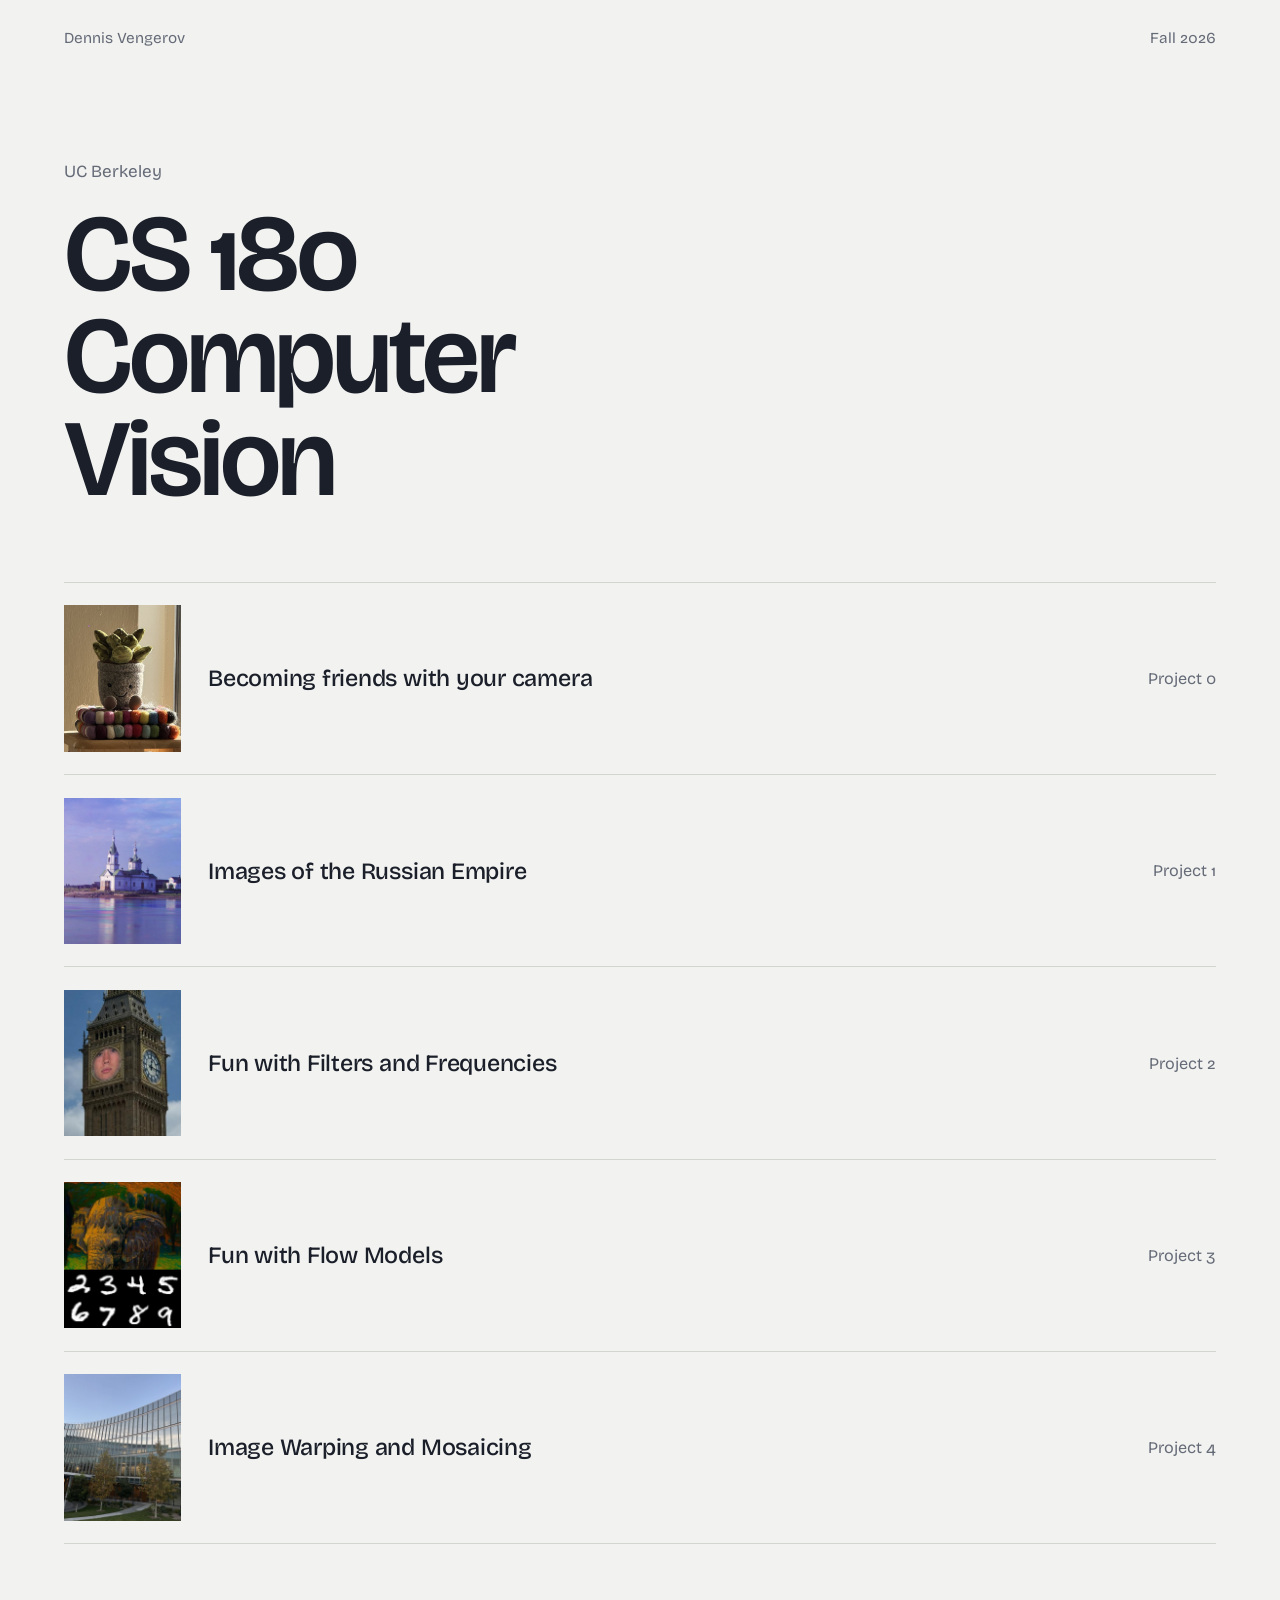
<file: index.html>
<!DOCTYPE html>
<html lang="en">
<head>
  <meta charset="utf-8">
  <meta name="viewport" content="width=device-width, initial-scale=1">
  <title>Dennis Vengerov — CS 180</title>
  <meta name="description" content="Project portfolio for CS 180, Intro to Computer Vision and Computational Photography, UC Berkeley, Fall 2026.">
  <link rel="preconnect" href="https://fonts.googleapis.com">
  <link rel="preconnect" href="https://fonts.gstatic.com" crossorigin>
  <link href="https://fonts.googleapis.com/css2?family=Bricolage+Grotesque:opsz,wght@12..96,400;12..96,500;12..96,600&family=Newsreader:ital,opsz,wght@0,6..72,400;0,6..72,500;1,6..72,400&display=swap" rel="stylesheet">
  <link rel="stylesheet" href="./style.css">
</head>
<body>
<div class="wrap">

  <nav class="nav">
    <span>Dennis Vengerov</span>
    <span>Fall 2026</span>
  </nav>

  <header class="masthead">
    <p class="kicker">UC Berkeley</p>
    <h1>CS 180 Computer Vision</h1>
  </header>

  <ul class="projects">
    <li class="project">
      <a href="./0/index.html">
        <img src="./0/media/thumb.jpg" alt="" width="800" height="1000">
        <div>
          <p class="project-title">Becoming friends with your camera</p>
        </div>
        <span class="project-num">Project 0</span>
      </a>
    </li>
    <li class="project">
      <a href="./1/index.html">
        <img src="./1/media/thumb.jpg" alt="" width="480" height="600">
        <div>
          <p class="project-title">Images of the Russian Empire</p>
        </div>
        <span class="project-num">Project 1</span>
      </a>
    </li>
    <li class="project">
      <a href="./2/index.html">
        <img src="./2/media/thumb.jpg" alt="" width="480" height="600">
        <div>
          <p class="project-title">Fun with Filters and Frequencies</p>
        </div>
        <span class="project-num">Project 2</span>
      </a>
    </li>
    <li class="project">
      <a href="./3/index.html">
        <img src="./3/media/thumb.jpg" alt="" width="480" height="600">
        <div>
          <p class="project-title">Fun with Flow Models</p>
        </div>
        <span class="project-num">Project 3</span>
      </a>
    </li>
    <li class="project">
      <a href="./4a/index.html">
        <img src="./4a/media/thumb.jpg" alt="" width="480" height="600">
        <div>
          <p class="project-title">Image Warping and Mosaicing</p>
        </div>
        <span class="project-num">Project 4</span>
      </a>
    </li>
  </ul>

</div>
</body>
</html>
</file>
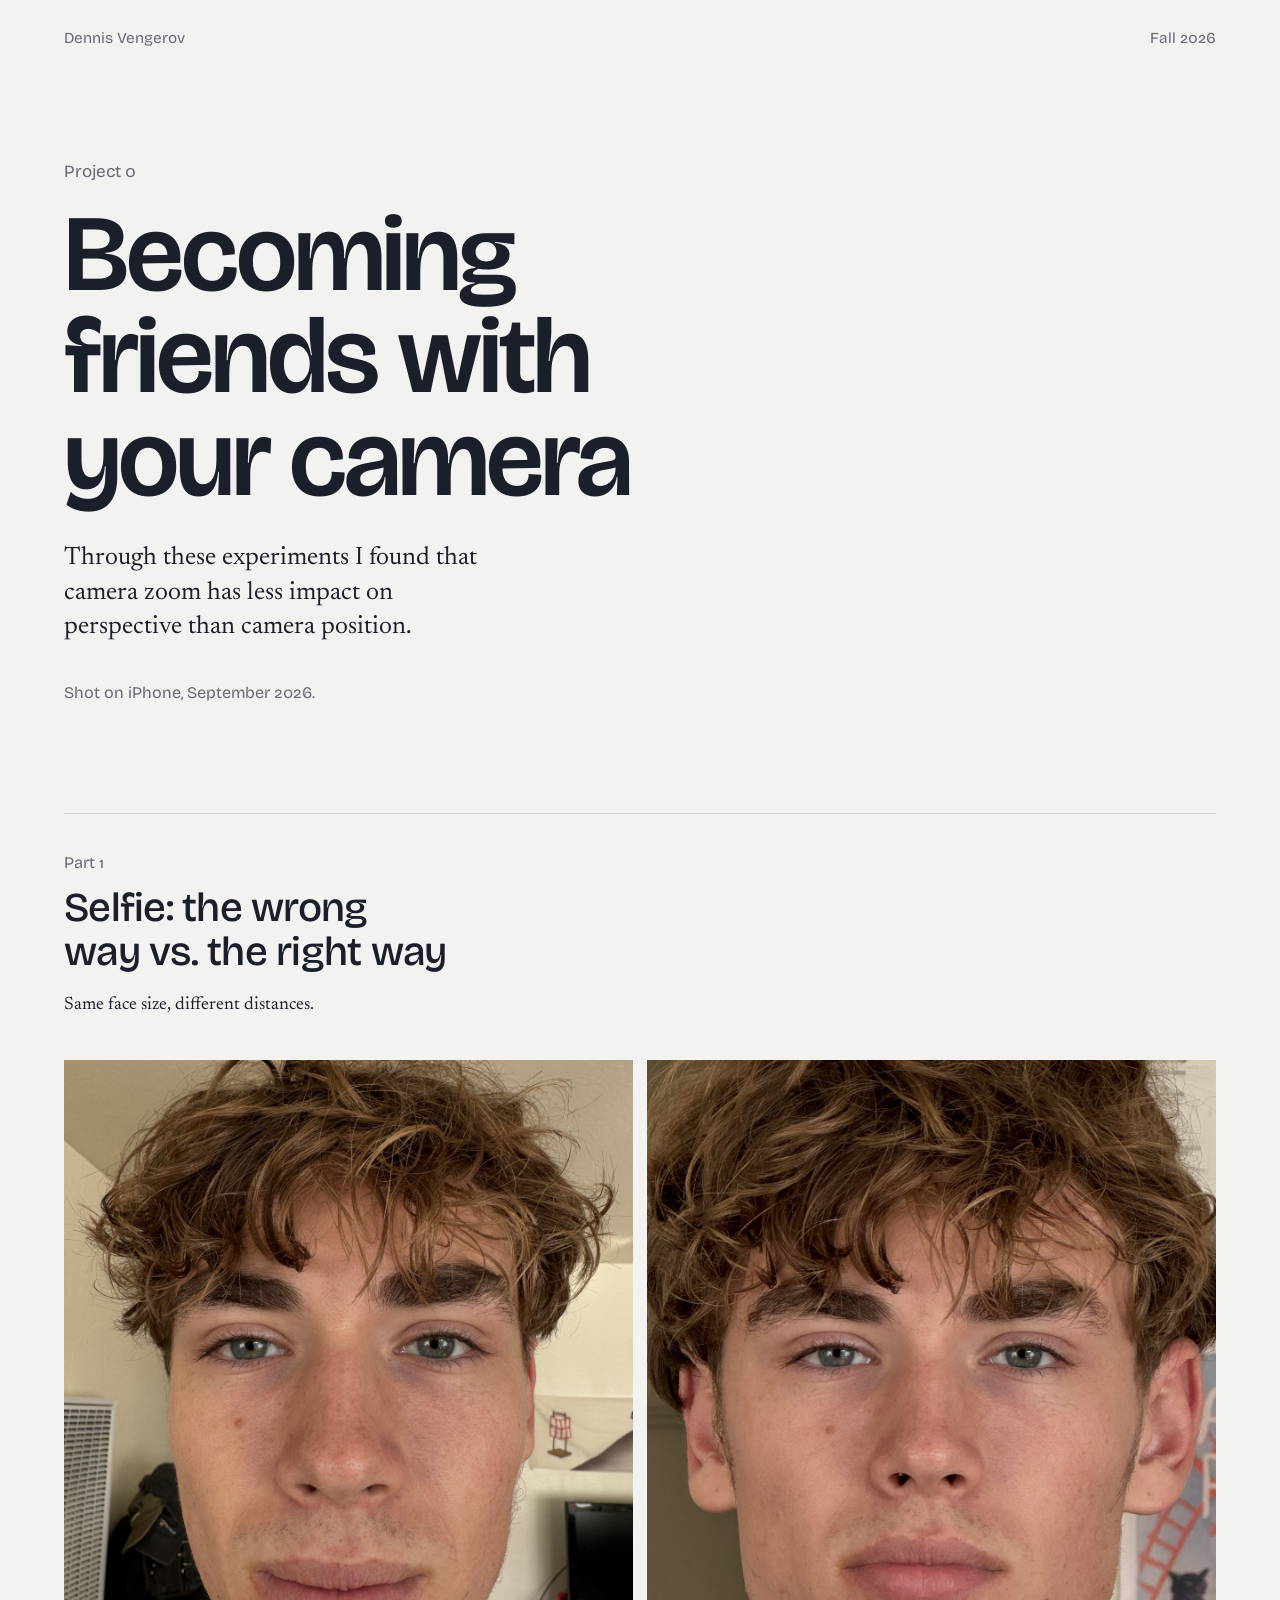
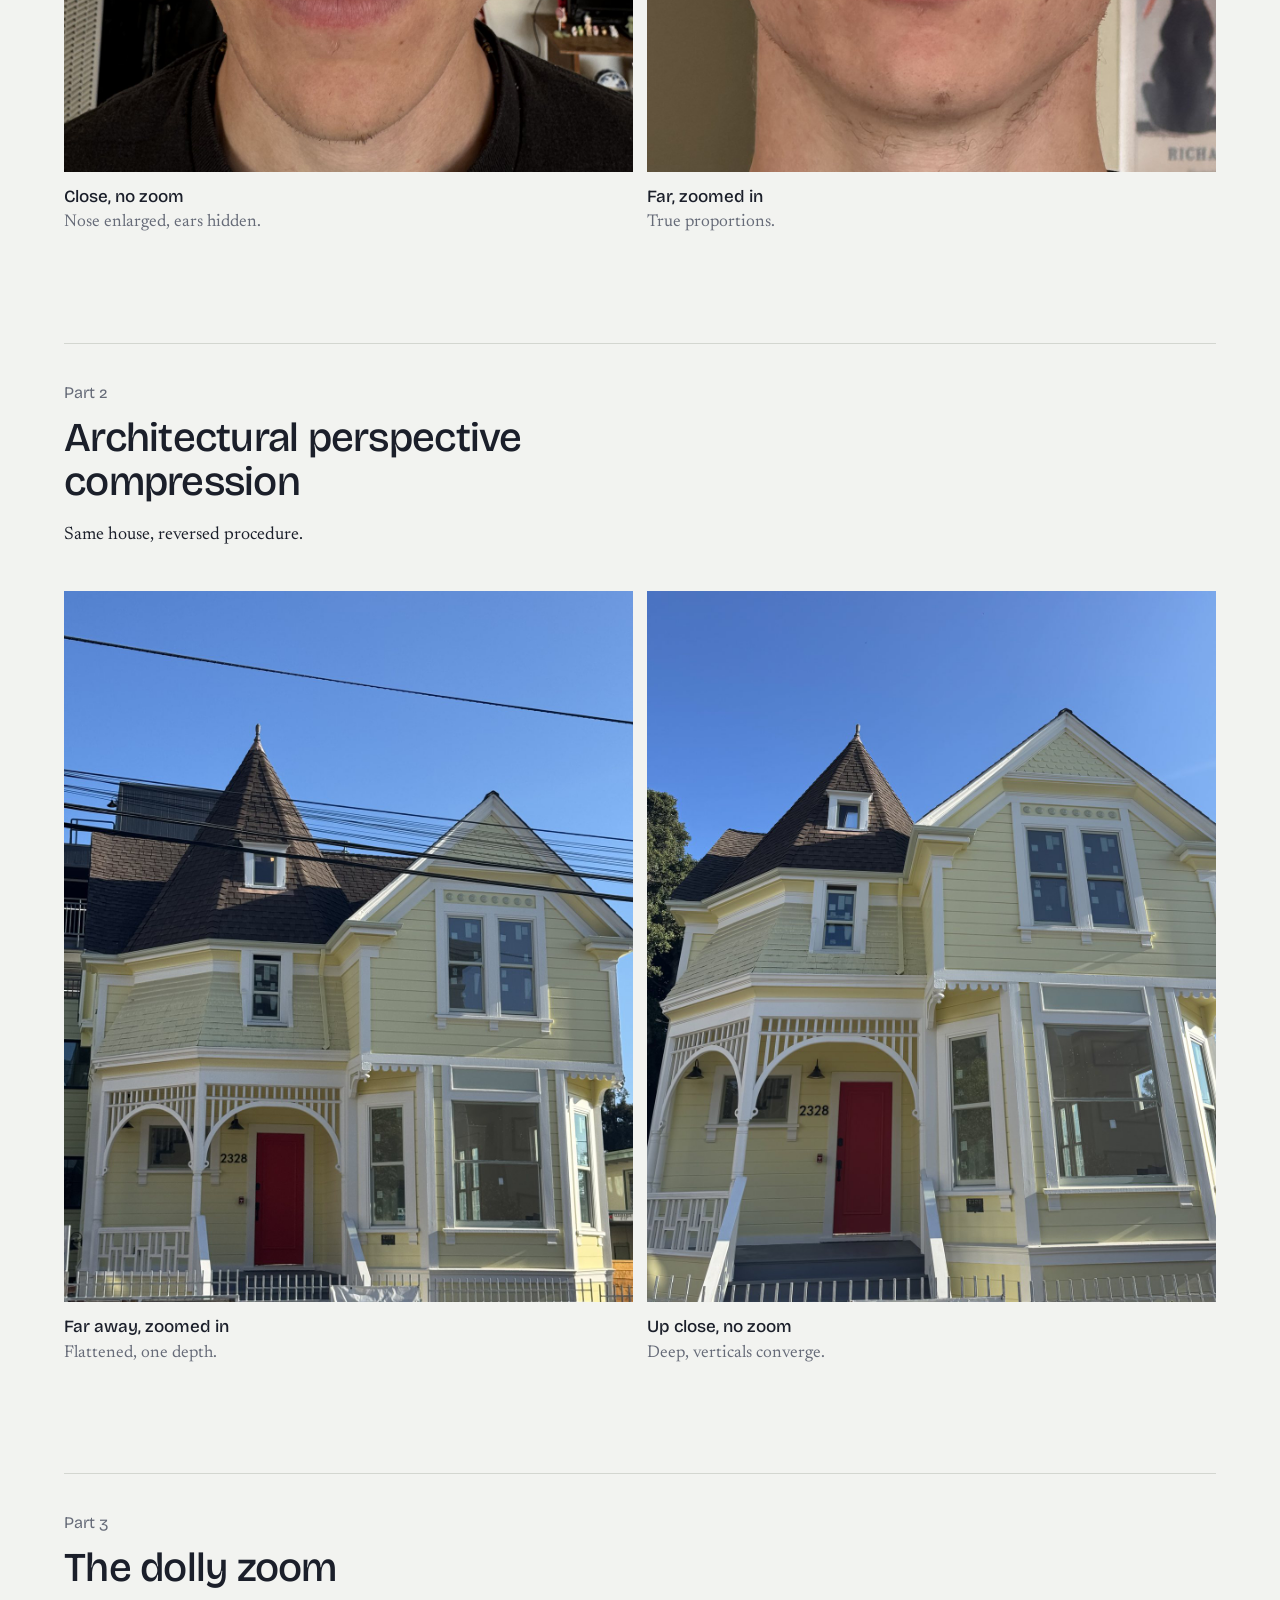
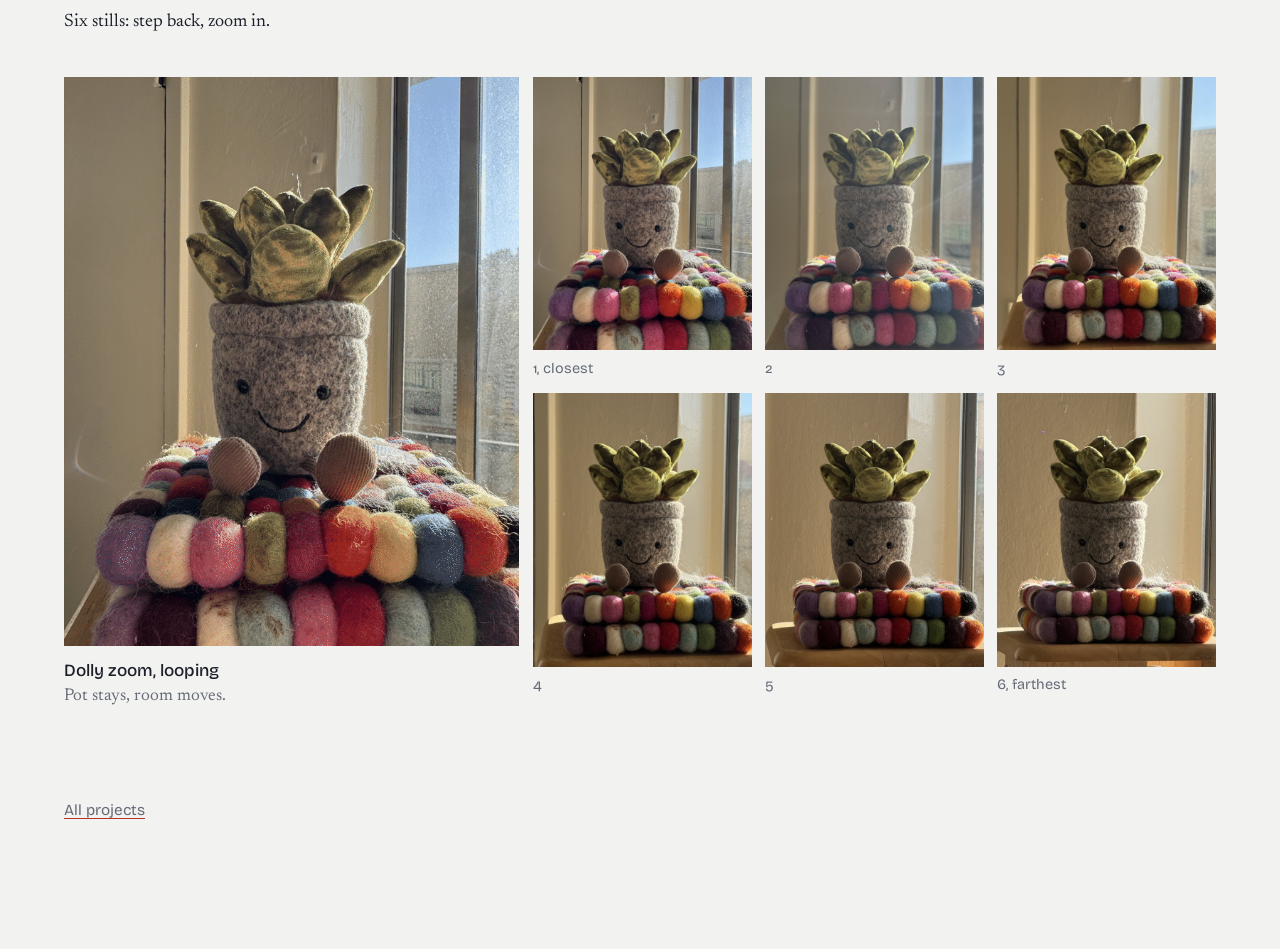
<file: 0/index.html>
<!DOCTYPE html>
<html lang="en">
<head>
  <meta charset="utf-8">
  <meta name="viewport" content="width=device-width, initial-scale=1">
  <title>Project 0: Becoming Friends with Your Camera — CS 180</title>
  <meta name="description" content="Perspective, focal length, and the center of projection: a distorted selfie fixed by distance, a compressed facade, and a dolly zoom.">
  <link rel="preconnect" href="https://fonts.googleapis.com">
  <link rel="preconnect" href="https://fonts.gstatic.com" crossorigin>
  <link href="https://fonts.googleapis.com/css2?family=Bricolage+Grotesque:opsz,wght@12..96,400;12..96,500;12..96,600&family=Newsreader:ital,opsz,wght@0,6..72,400;0,6..72,500;1,6..72,400&display=swap" rel="stylesheet">
  <link rel="stylesheet" href="../style.css">
</head>
<body>
<div class="wrap">

  <nav class="nav">
    <a href="../index.html">Dennis Vengerov</a>
    <span>Fall 2026</span>
  </nav>

  <header class="masthead">
    <p class="kicker">Project 0</p>
    <h1>Becoming friends with your camera</h1>
    <p class="deck">Through these experiments I found that camera zoom has less impact on perspective than camera position.</p>
    <p class="byline">Shot on iPhone, September 2026.</p>
  </header>

  <!-- ---------------------------------------------------------- -->
  <section class="part" id="selfie">
    <p class="part-label">Part 1</p>
    <h2>Selfie: the wrong way vs. the right way</h2>
    <p class="setup">Same face size, different distances.</p>

    <figure class="pair">
      <figure>
        <img src="./media/selfie-close.jpg" alt="Close-up selfie taken at arm's length: nose enlarged, face narrowed, ears hidden." width="1280" height="1600">
        <div class="cap">
          <p class="cap-title">Close, no zoom</p>
          <p class="cap-note">Nose enlarged, ears hidden.</p>
        </div>
      </figure>
      <figure>
        <img src="./media/selfie-far.jpg" alt="Portrait taken from several feet away and zoomed in: natural proportions, ears visible." width="1280" height="1600">
        <div class="cap">
          <p class="cap-title">Far, zoomed in</p>
          <p class="cap-note">True proportions.</p>
        </div>
      </figure>
    </figure>
  </section>

  <!-- ---------------------------------------------------------- -->
  <section class="part" id="architecture">
    <p class="part-label">Part 2</p>
    <h2>Architectural perspective compression</h2>
    <p class="setup">Same house, reversed procedure.</p>

    <figure class="pair">
      <figure>
        <img src="./media/house-far-zoom.jpg" alt="Victorian house photographed from far away with zoom: flattened facade, parallel verticals, neighboring building and power lines crowd in behind." width="1280" height="1600">
        <div class="cap">
          <p class="cap-title">Far away, zoomed in</p>
          <p class="cap-note">Flattened, one depth.</p>
        </div>
      </figure>
      <figure>
        <img src="./media/house-close-wide.jpg" alt="Same house photographed up close with the wide lens: exaggerated depth, converging verticals, nothing visible behind." width="1280" height="1600">
        <div class="cap">
          <p class="cap-title">Up close, no zoom</p>
          <p class="cap-note">Deep, verticals converge.</p>
        </div>
      </figure>
    </figure>
  </section>

  <!-- ---------------------------------------------------------- -->
  <section class="part" id="dolly-zoom">
    <p class="part-label">Part 3</p>
    <h2>The dolly zoom</h2>
    <p class="setup">Six stills: step back, zoom in.</p>

    <figure class="motion">
      <figure class="gif">
        <img src="./media/dolly.gif" alt="Animated dolly zoom: a plush succulent stays the same size while the wall and window behind it close in." width="640" height="800">
        <div class="cap">
          <p class="cap-title">Dolly zoom, looping</p>
          <p class="cap-note">Pot stays, room moves.</p>
        </div>
      </figure>
      <div class="strip">
        <figure><img src="./media/dolly-01.jpg" alt="Dolly zoom frame 1: closest and widest." width="1200" height="1500"><figcaption>1, closest</figcaption></figure>
        <figure><img src="./media/dolly-02.jpg" alt="Dolly zoom frame 2." width="1200" height="1500"><figcaption>2</figcaption></figure>
        <figure><img src="./media/dolly-03.jpg" alt="Dolly zoom frame 3." width="1200" height="1500"><figcaption>3</figcaption></figure>
        <figure><img src="./media/dolly-04.jpg" alt="Dolly zoom frame 4." width="1200" height="1500"><figcaption>4</figcaption></figure>
        <figure><img src="./media/dolly-05.jpg" alt="Dolly zoom frame 5." width="1200" height="1500"><figcaption>5</figcaption></figure>
        <figure><img src="./media/dolly-06.jpg" alt="Dolly zoom frame 6: farthest and most zoomed." width="1200" height="1500"><figcaption>6, farthest</figcaption></figure>
      </div>
    </figure>
  </section>

  <footer>
    <a href="../index.html">All projects</a>
  </footer>

</div>
</body>
</html>
</file>
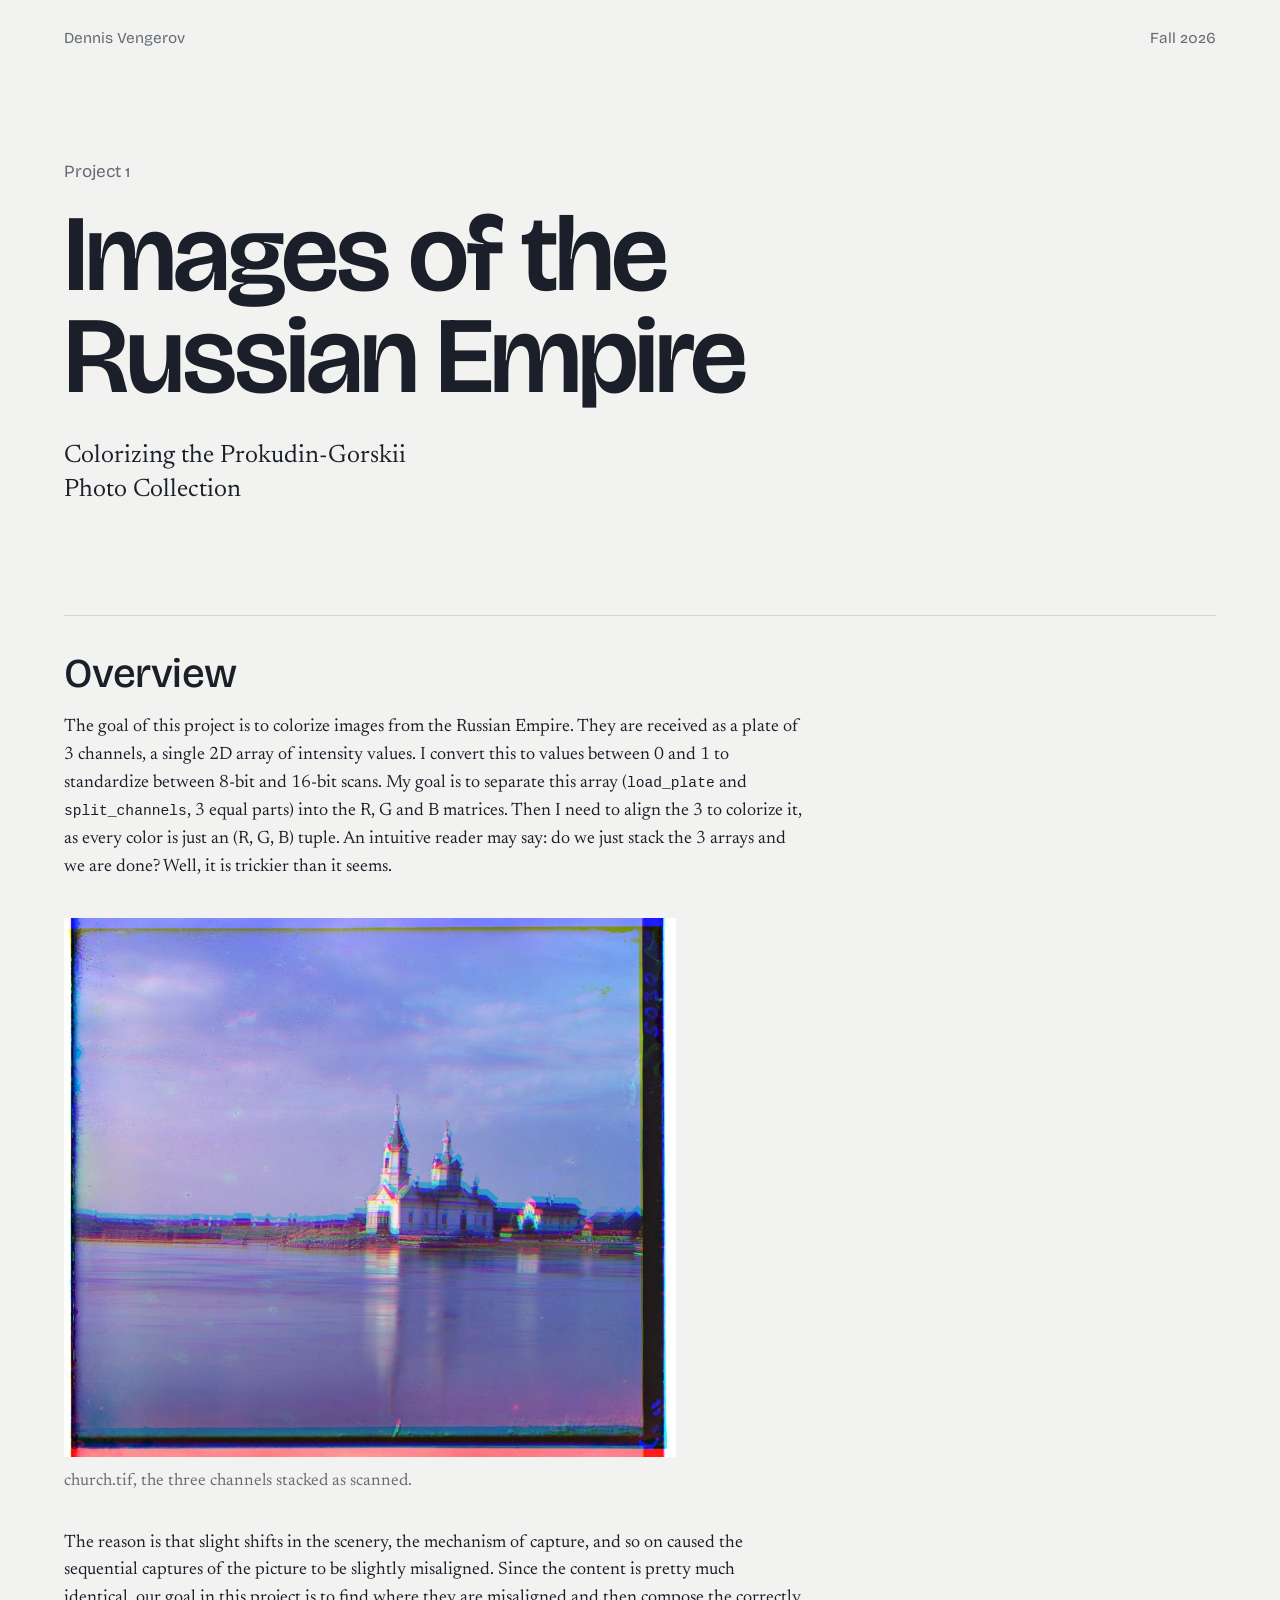
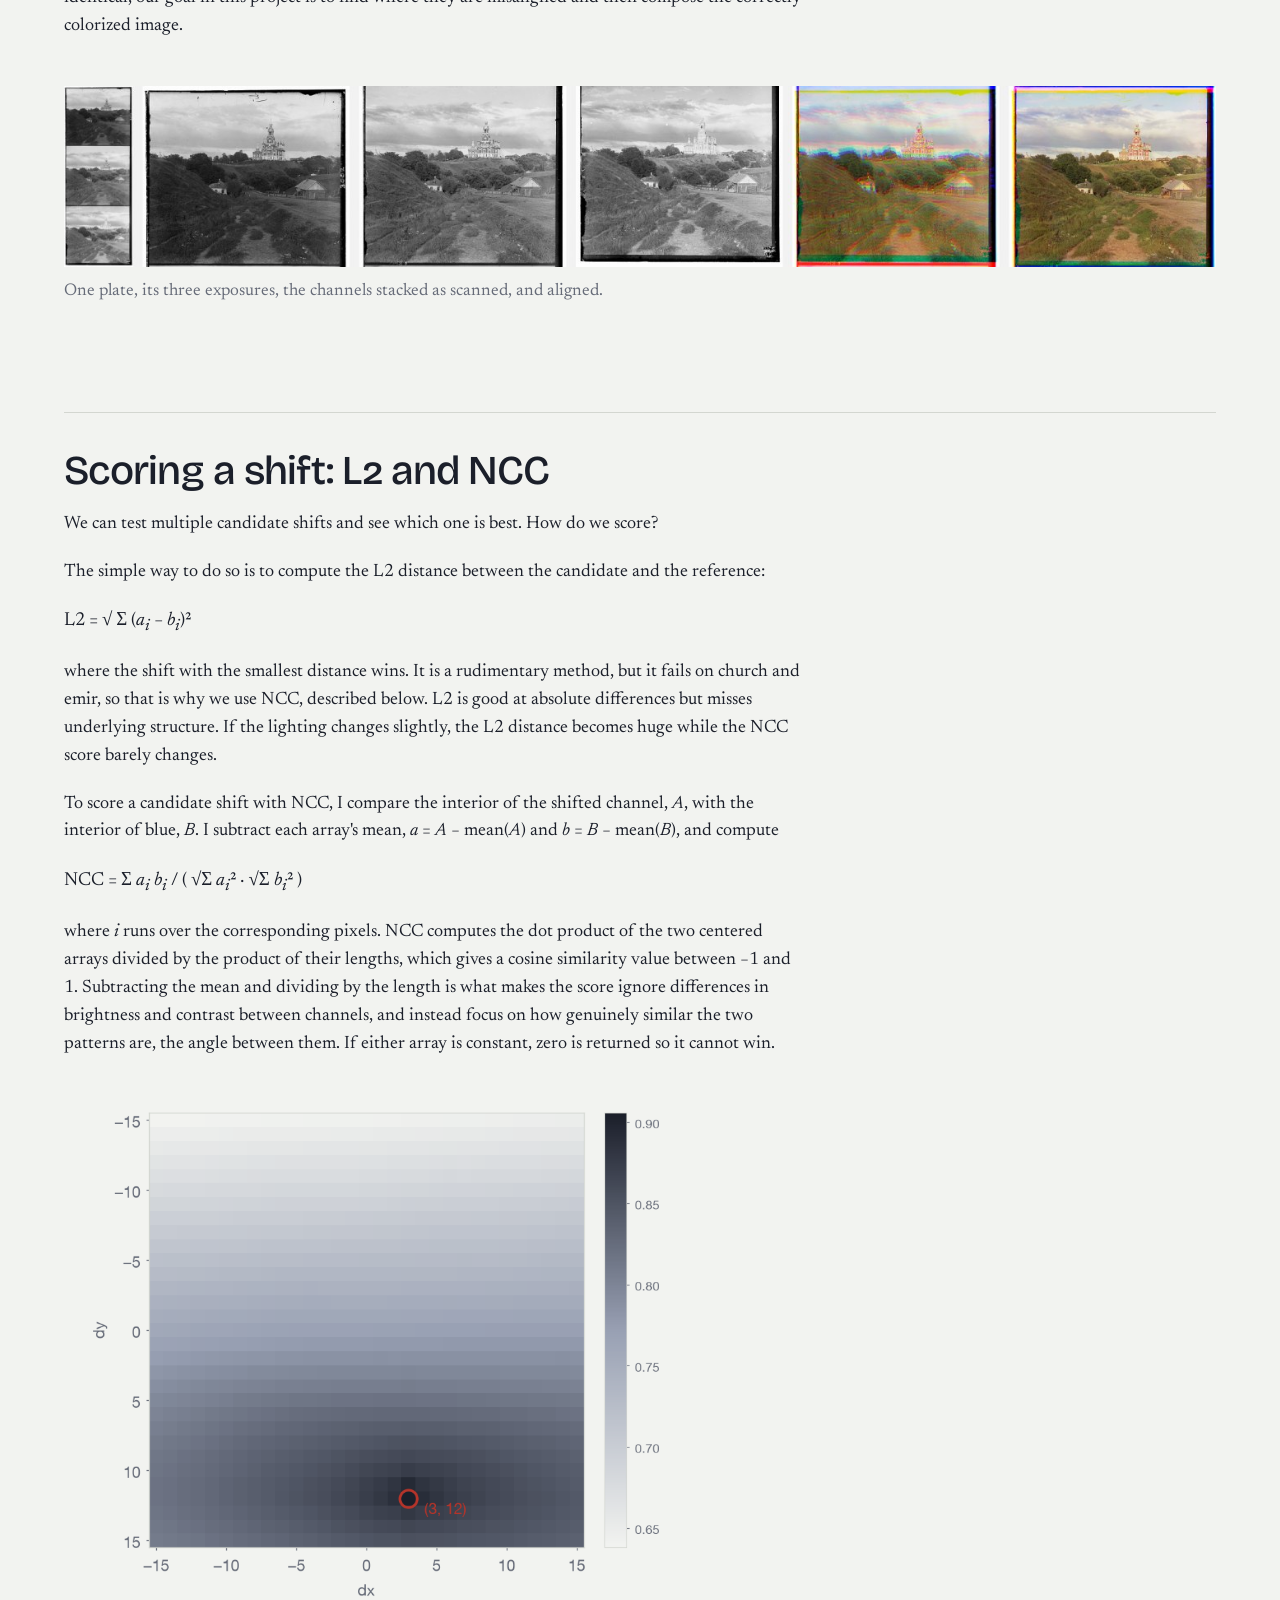
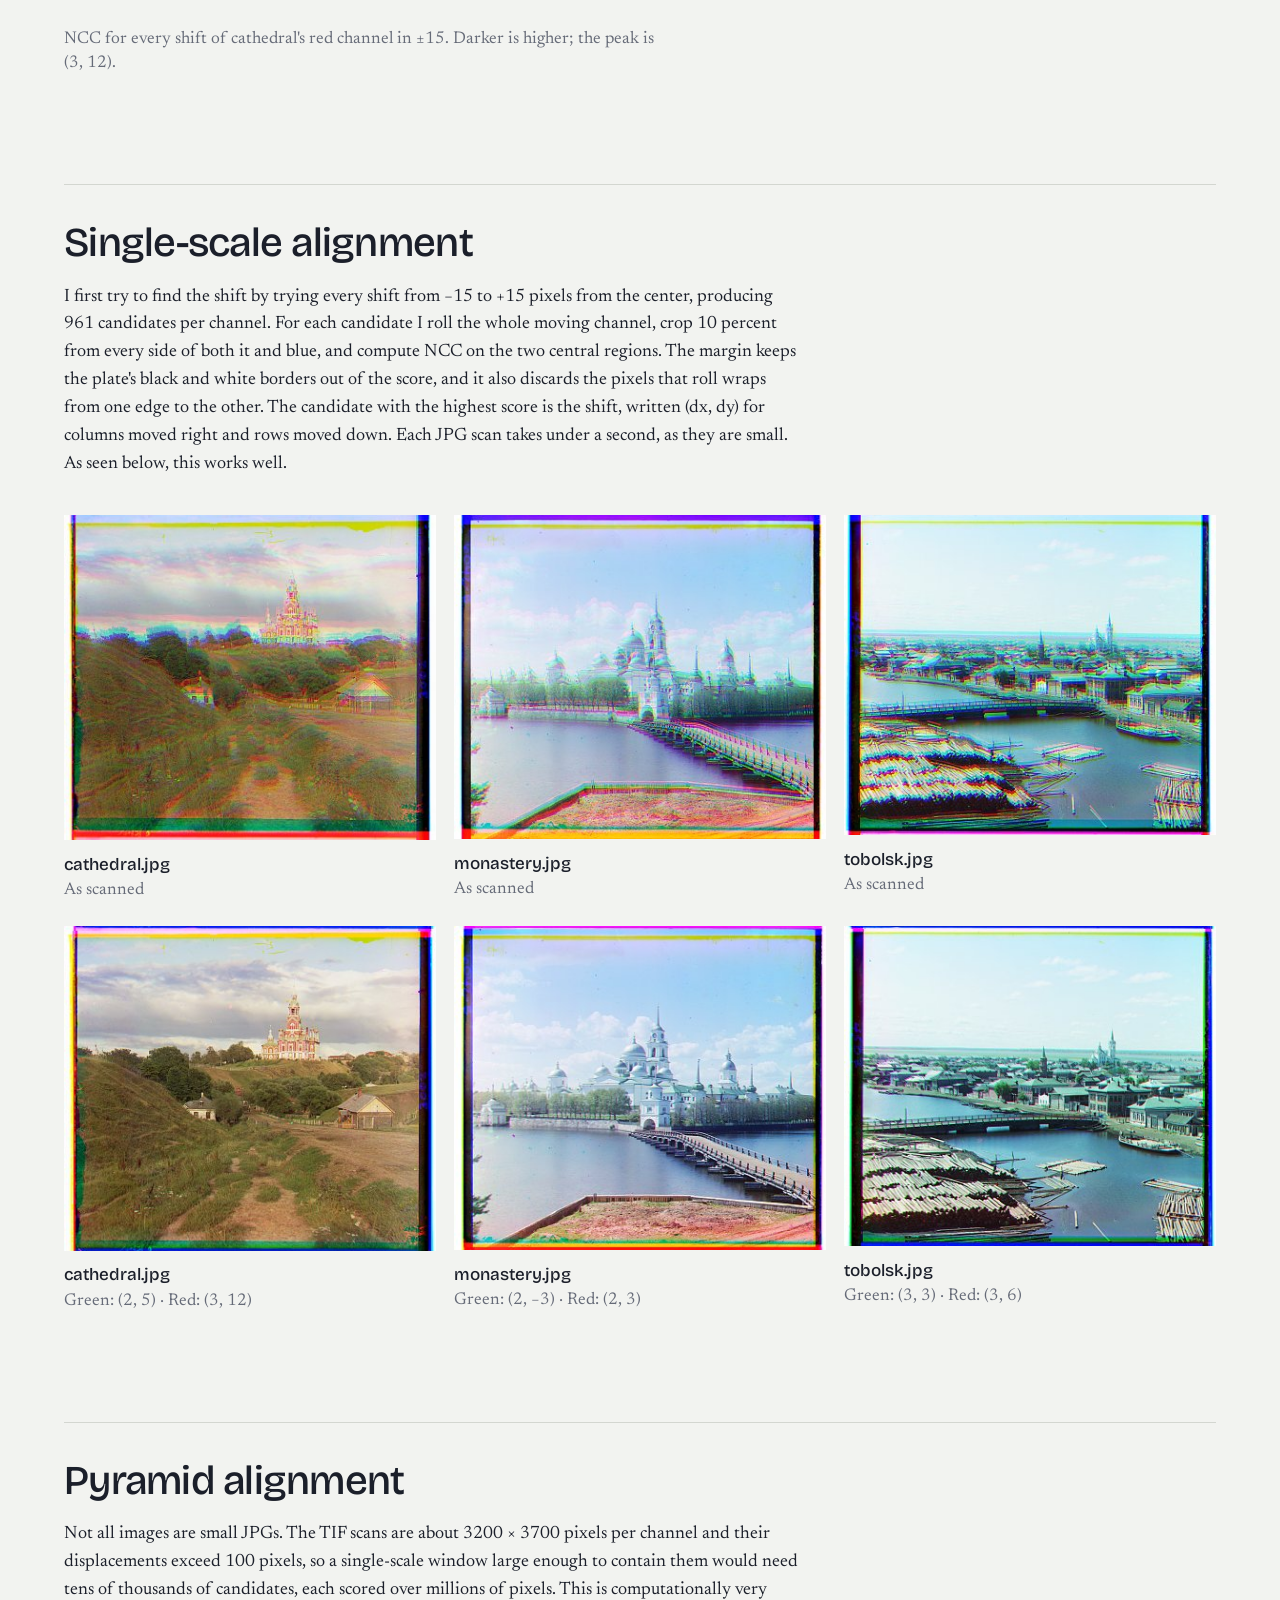
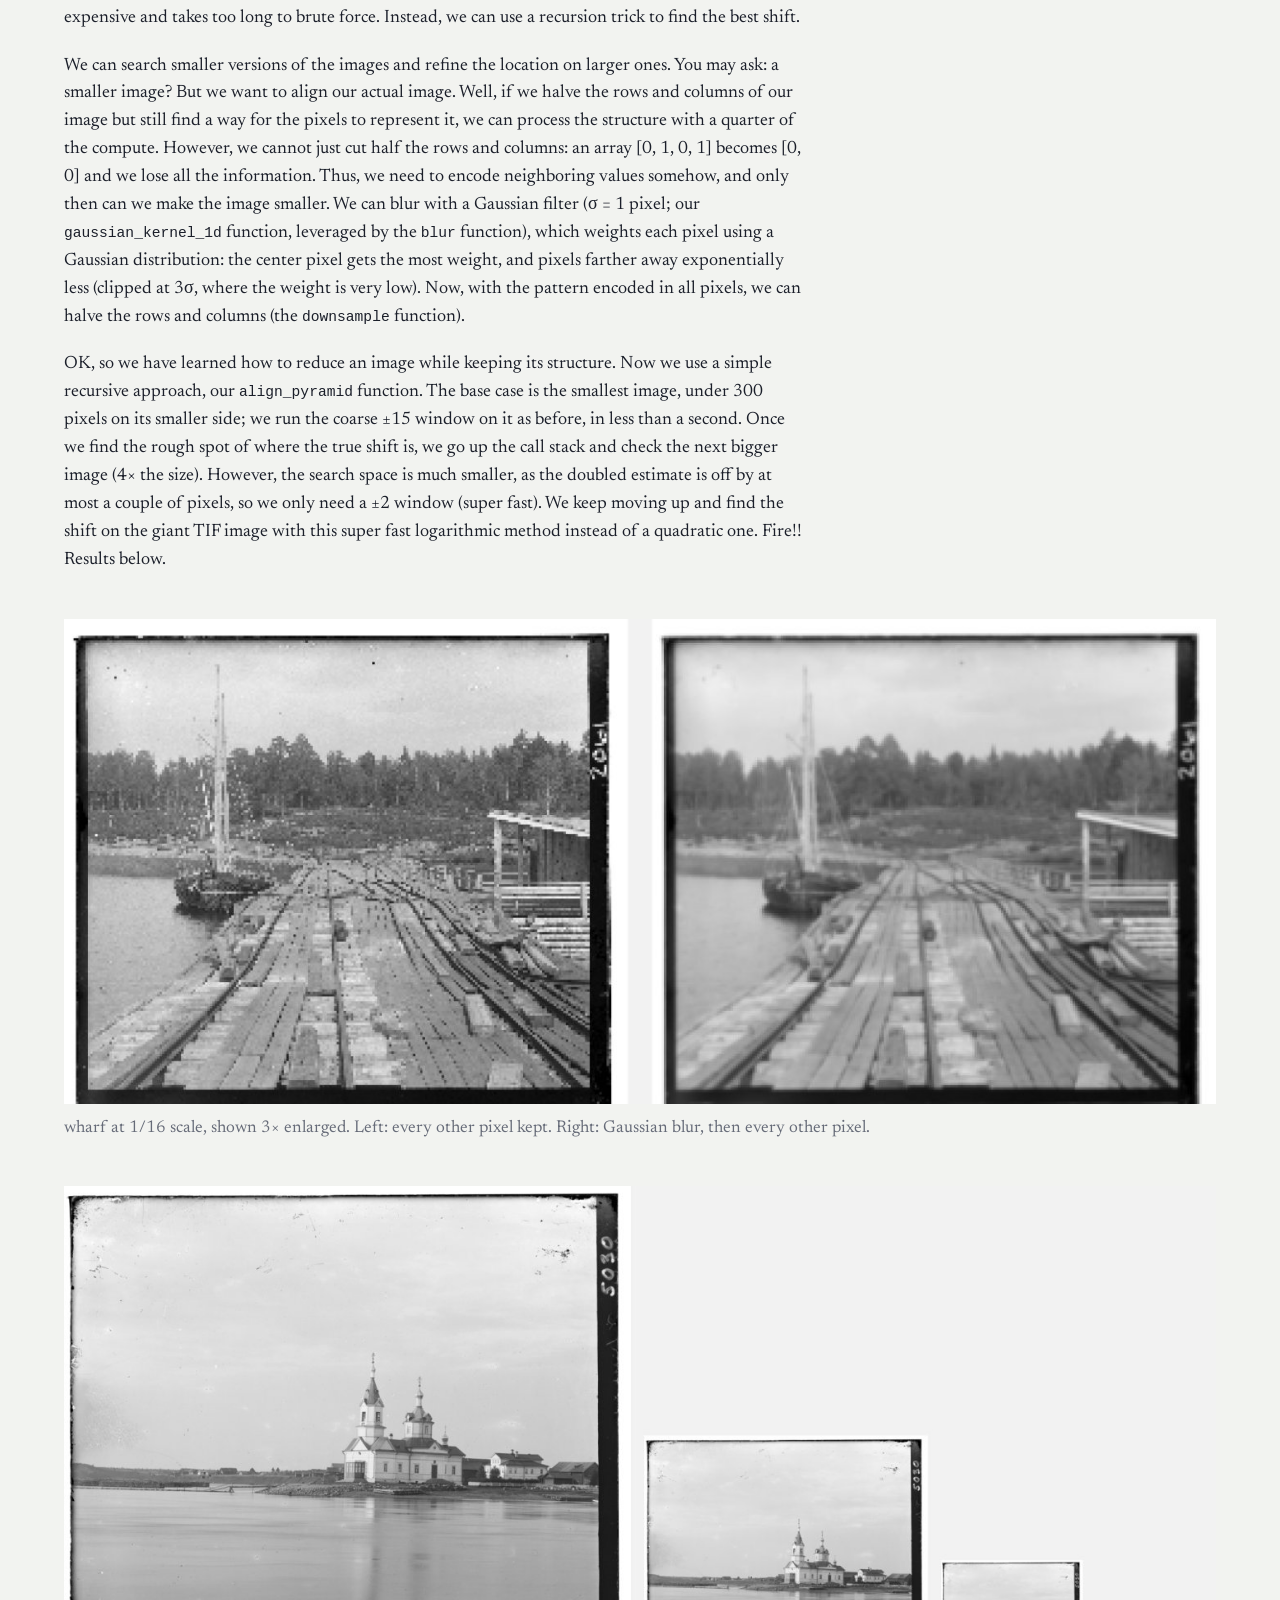
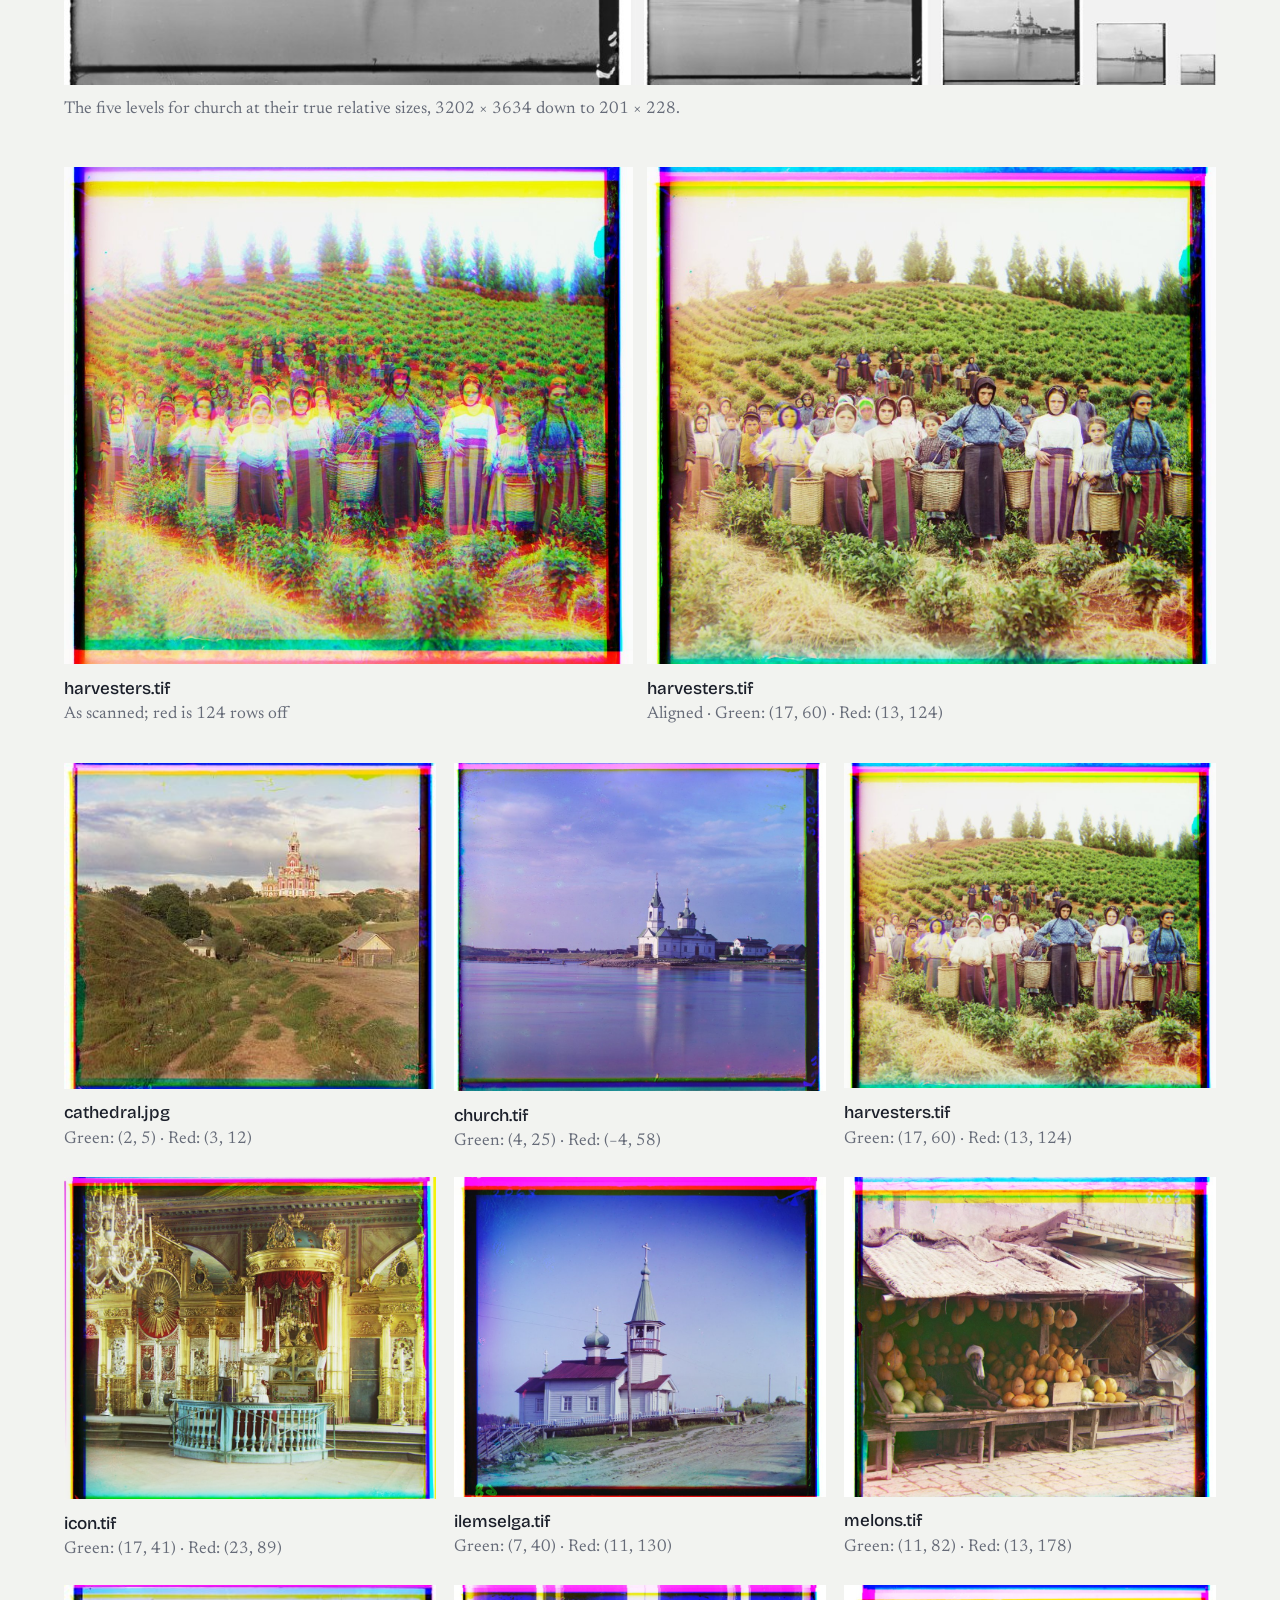
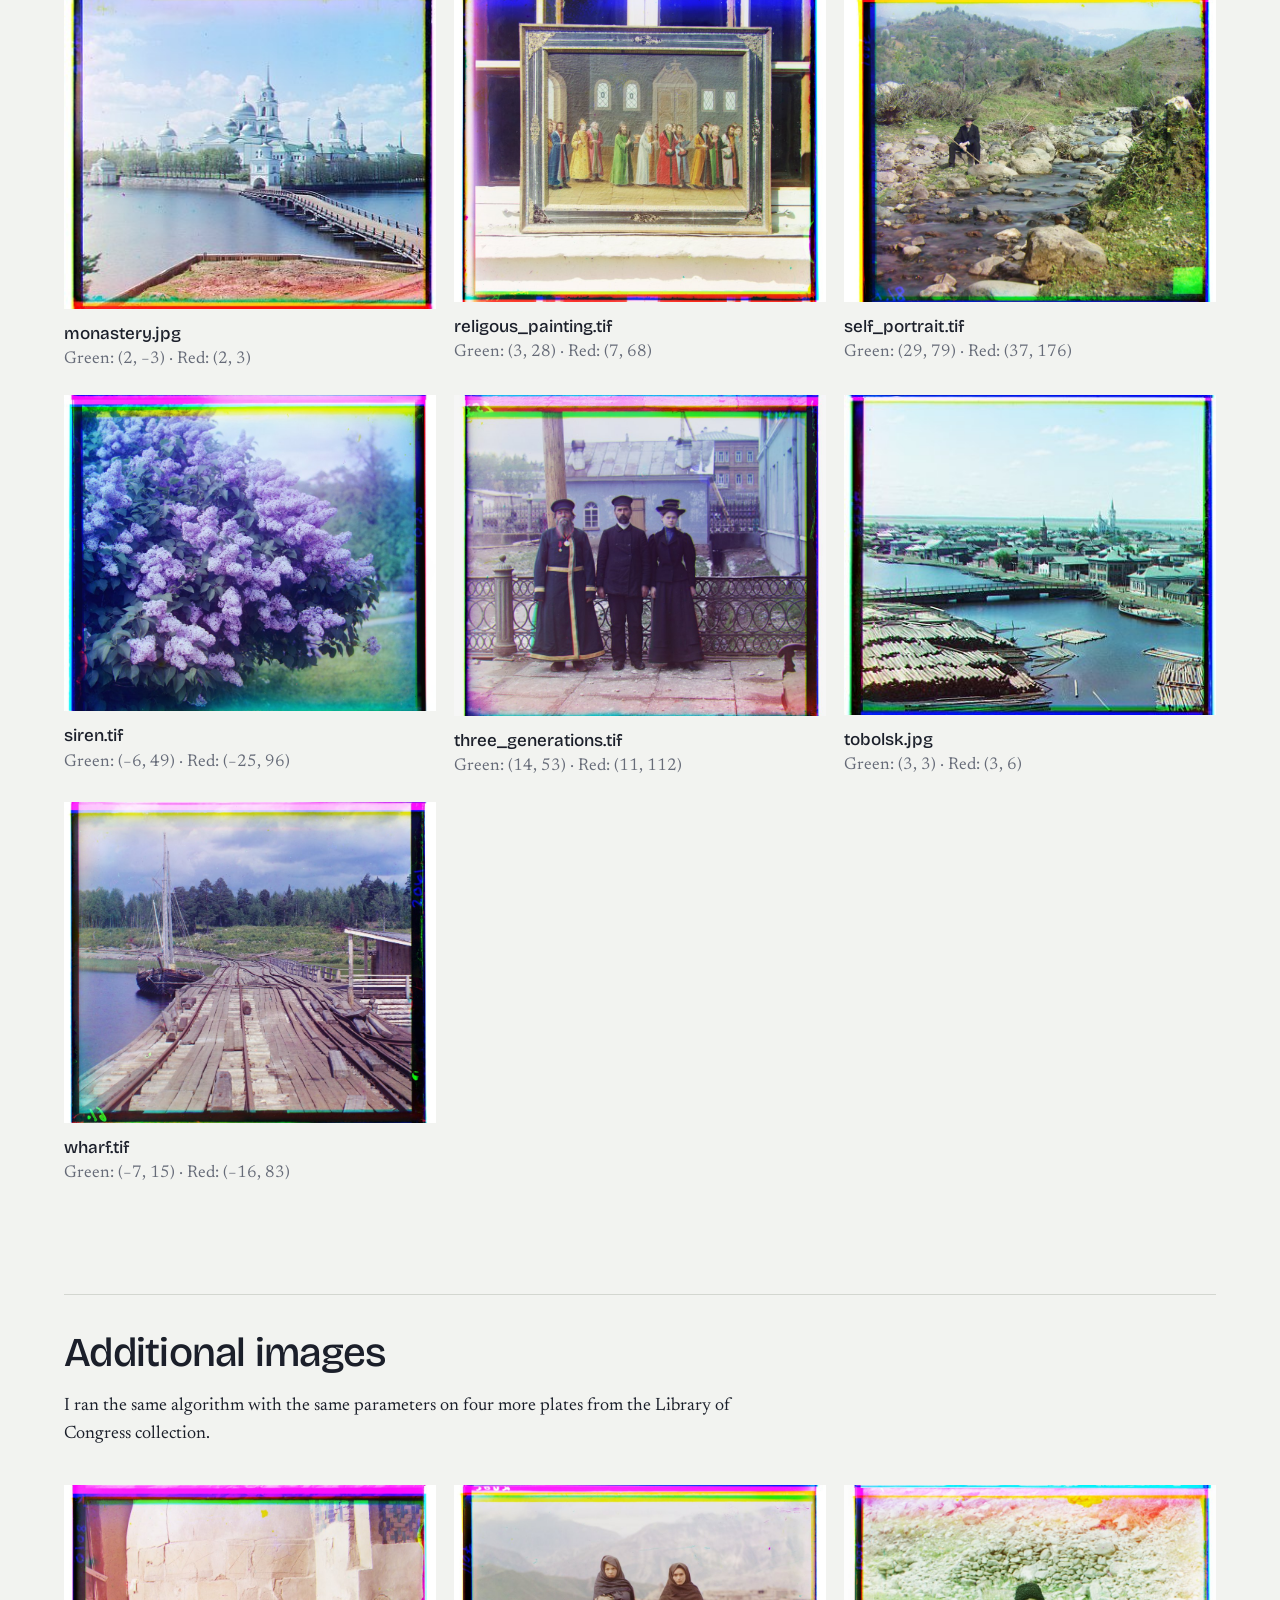
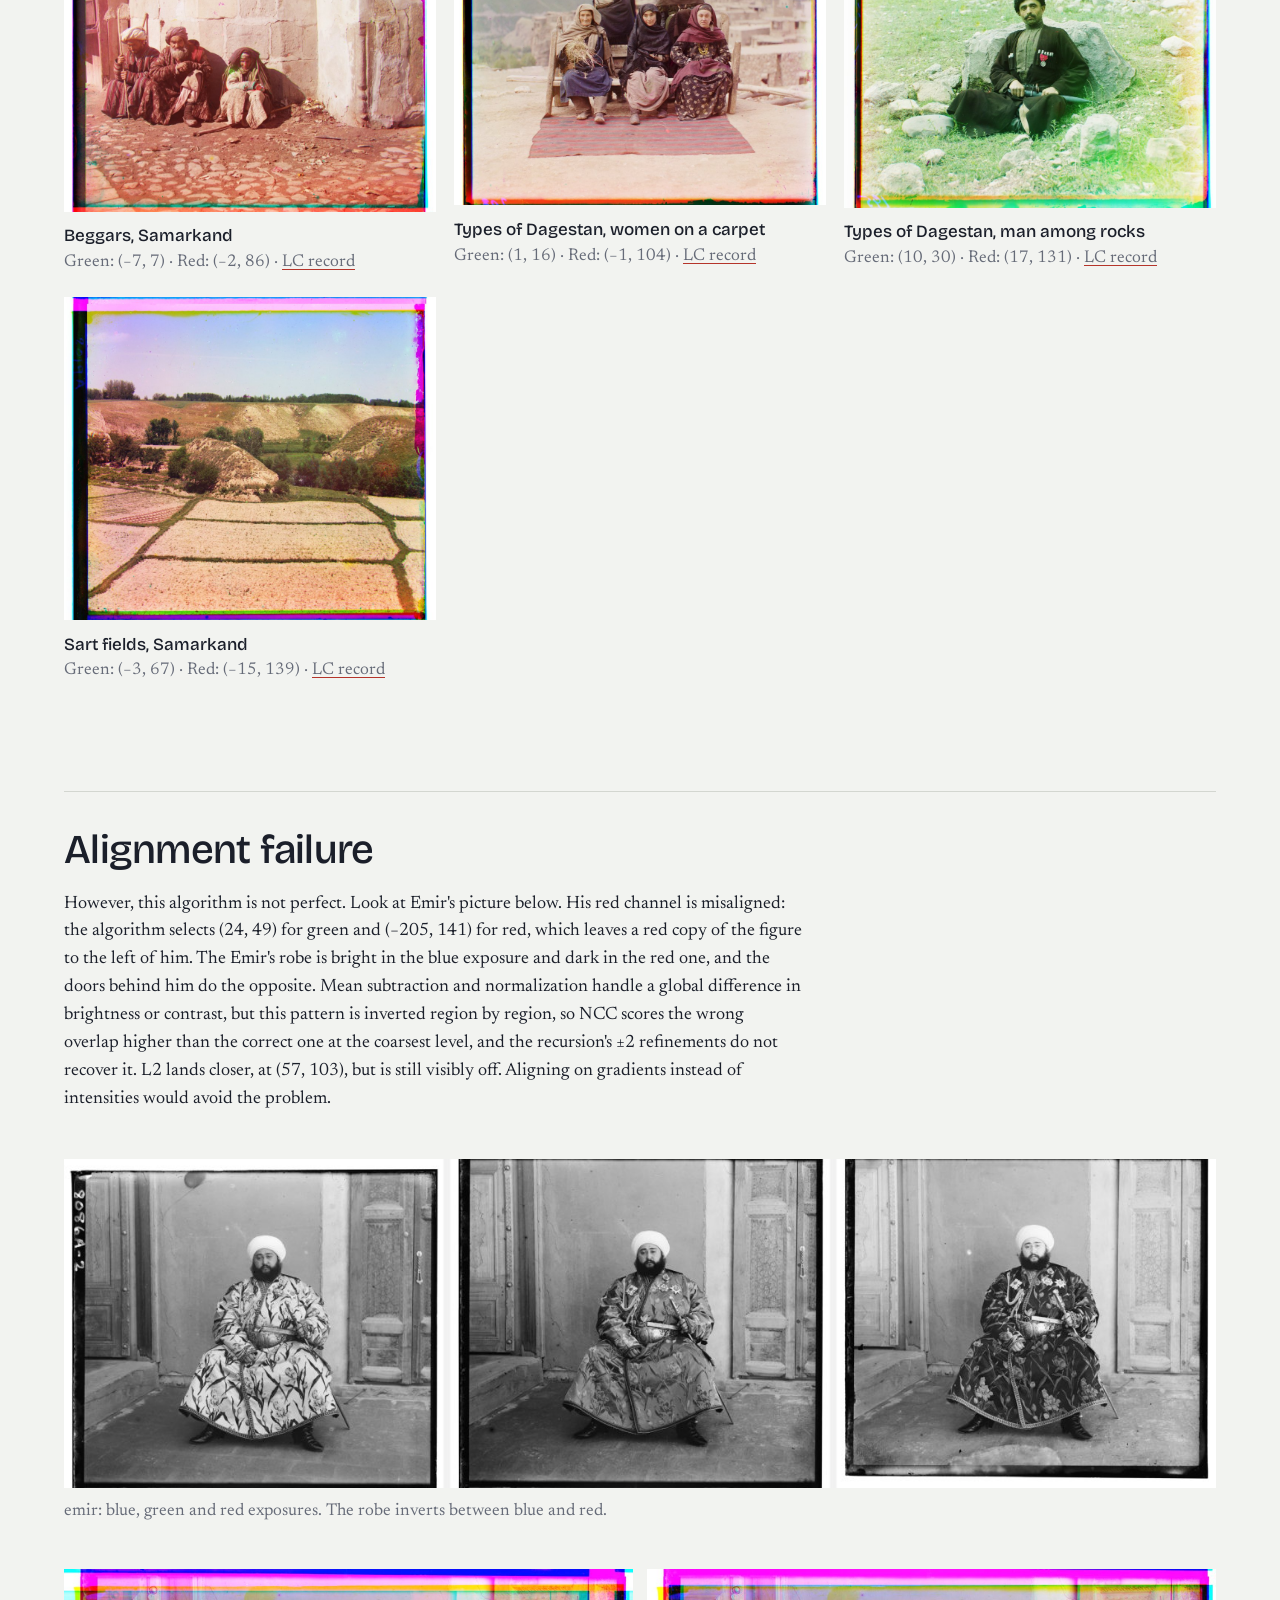
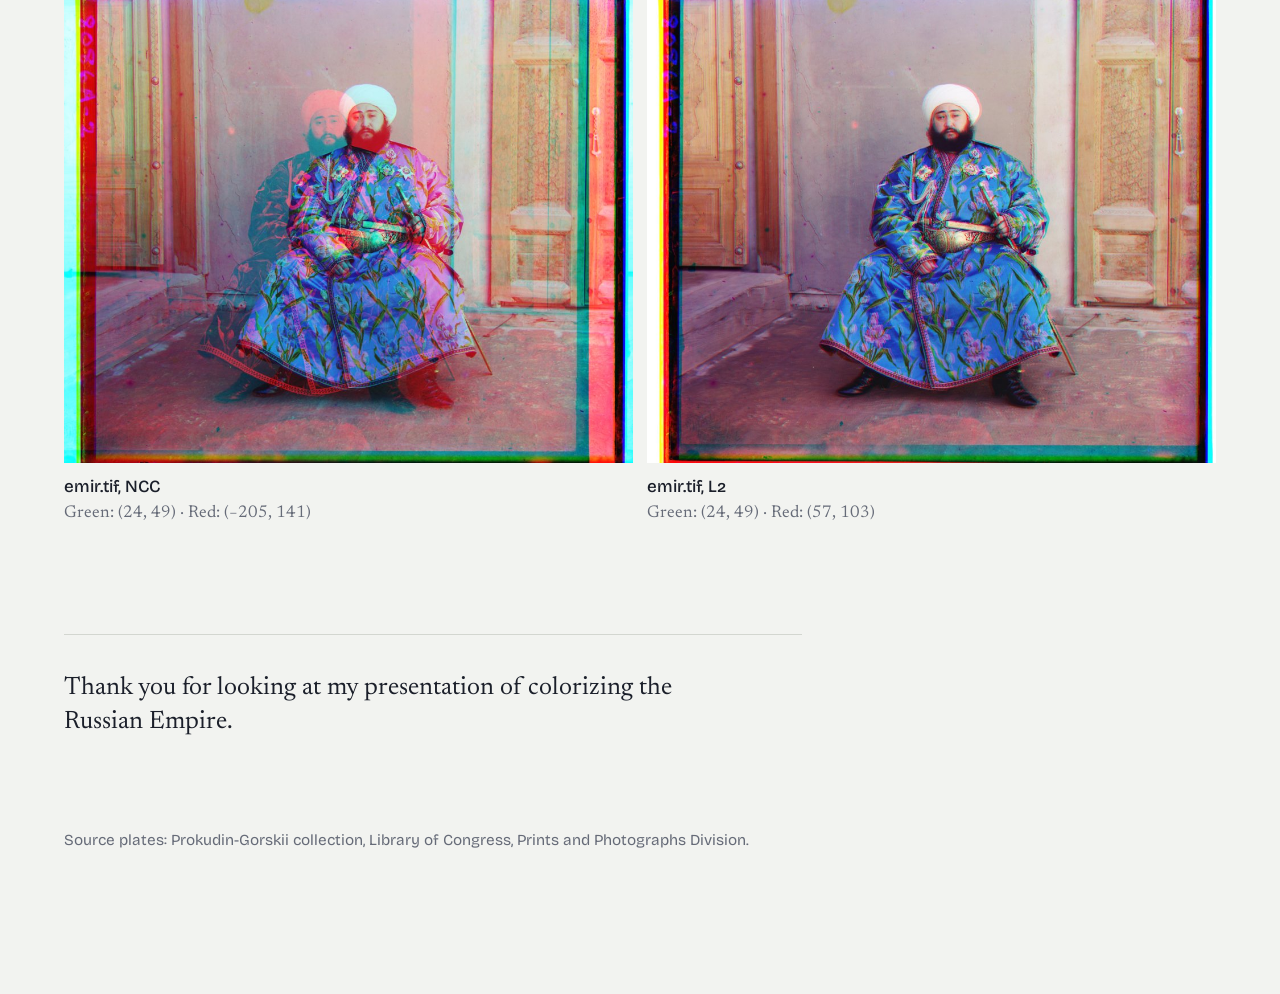
<file: 1/index.html>
<!doctype html>
<html lang="en">
<head>
<meta charset="utf-8">
<meta name="viewport" content="width=device-width, initial-scale=1">
<title>Project 1: Images of the Russian Empire — CS 180</title>
<meta name="description" content="Aligning the three exposures of Prokudin-Gorskii glass plates with normalized cross-correlation, single-scale and through a Gaussian pyramid.">
<link rel="preconnect" href="https://fonts.googleapis.com">
<link rel="preconnect" href="https://fonts.gstatic.com" crossorigin>
<link href="https://fonts.googleapis.com/css2?family=Bricolage+Grotesque:opsz,wght@12..96,400;12..96,500;12..96,600&family=Newsreader:ital,opsz,wght@0,6..72,400;0,6..72,500;1,6..72,400&display=swap" rel="stylesheet">
<link rel="stylesheet" href="../style.css">
</head>
<body>
<div class="wrap">

<nav class="nav">
  <a href="../index.html">Dennis Vengerov</a>
  <span>Fall 2026</span>
</nav>

<header class="masthead">
  <p class="kicker">Project 1</p>
  <h1>Images of the Russian Empire</h1>
  <p class="deck">Colorizing the Prokudin-Gorskii Photo Collection</p>
</header>

<section class="part" id="overview">
  <h2>Overview</h2>
  <div class="text">
    <p>The goal of this project is to colorize images from the Russian Empire. They are received as a plate of 3 channels, a single 2D array of intensity values. I convert this to values between 0 and 1 to standardize between 8-bit and 16-bit scans. My goal is to separate this array (<code>load_plate</code> and <code>split_channels</code>, 3 equal parts) into the R, G and B matrices. Then I need to align the 3 to colorize it, as every color is just an (R, G, B) tuple. An intuitive reader may say: do we just stack the 3 arrays and we are done? Well, it is trickier than it seems.</p>
  </div>
  <figure class="medium"><img src="./media/raw_church.jpg" alt="church with the three channels stacked without alignment, showing separated colour copies" loading="lazy"><figcaption class="cap"><p class="cap-note">church.tif, the three channels stacked as scanned.</p></figcaption></figure>
  <div class="text">
    <p>The reason is that slight shifts in the scenery, the mechanism of capture, and so on caused the sequential captures of the picture to be slightly misaligned. Since the content is pretty much identical, our goal in this project is to find where they are misaligned and then compose the correctly colorized image.</p>
  </div>
  <figure class="wide"><img src="./media/pipeline_cathedral.jpg" alt="The cathedral plate, its blue, green and red exposures, the channels stacked as scanned, and the aligned result"><figcaption class="cap"><p class="cap-note">One plate, its three exposures, the channels stacked as scanned, and aligned.</p></figcaption></figure>
</section>

<section class="part" id="ncc">
  <h2>Scoring a shift: L2 and NCC</h2>
  <div class="text">
    <p>We can test multiple candidate shifts and see which one is best. How do we score?</p>
    <p>The simple way to do so is to compute the L2 distance between the candidate and the reference:</p>
    <p class="formula">L2 = √ Σ (<var>a<sub>i</sub></var> − <var>b<sub>i</sub></var>)²</p>
    <p>where the shift with the smallest distance wins. It is a rudimentary method, but it fails on church and emir, so that is why we use NCC, described below. L2 is good at absolute differences but misses underlying structure. If the lighting changes slightly, the L2 distance becomes huge while the NCC score barely changes.</p>
    <p>To score a candidate shift with NCC, I compare the interior of the shifted channel, <var>A</var>, with the interior of blue, <var>B</var>. I subtract each array's mean, <var>a</var> = <var>A</var> − mean(<var>A</var>) and <var>b</var> = <var>B</var> − mean(<var>B</var>), and compute</p>
    <p class="formula">NCC = Σ <var>a<sub>i</sub></var> <var>b<sub>i</sub></var> / ( √Σ <var>a<sub>i</sub></var>² · √Σ <var>b<sub>i</sub></var>² )</p>
    <p>where <var>i</var> runs over the corresponding pixels. NCC computes the dot product of the two centered arrays divided by the product of their lengths, which gives a cosine similarity value between −1 and 1. Subtracting the mean and dividing by the length is what makes the score ignore differences in brightness and contrast between channels, and instead focus on how genuinely similar the two patterns are, the angle between them. If either array is constant, zero is returned so it cannot win.</p>
  </div>
  <figure class="chart"><img src="./media/landscape_cathedral.png" alt="NCC score of every candidate shift for the cathedral red channel, peaking at (3, 12)" loading="lazy"><figcaption class="cap"><p class="cap-note">NCC for every shift of cathedral's red channel in ±15. Darker is higher; the peak is (3, 12).</p></figcaption></figure>
</section>

<section class="part" id="single">
  <h2>Single-scale alignment</h2>
  <div class="text">
    <p>I first try to find the shift by trying every shift from −15 to +15 pixels from the center, producing 961 candidates per channel. For each candidate I roll the whole moving channel, crop 10 percent from every side of both it and blue, and compute NCC on the two central regions. The margin keeps the plate's black and white borders out of the score, and it also discards the pixels that roll wraps from one edge to the other. The candidate with the highest score is the shift, written (dx, dy) for columns moved right and rows moved down. Each JPG scan takes under a second, as they are small. As seen below, this works well.</p>
  </div>
  <div class="gallery">
    <figure><img src="./media/raw_cathedral.jpg" alt="cathedral with the three channels stacked as scanned" loading="lazy"><figcaption class="cap"><p class="cap-title">cathedral.jpg</p><p class="cap-note">As scanned</p></figcaption></figure>
    <figure><img src="./media/raw_monastery.jpg" alt="monastery with the three channels stacked as scanned" loading="lazy"><figcaption class="cap"><p class="cap-title">monastery.jpg</p><p class="cap-note">As scanned</p></figcaption></figure>
    <figure><img src="./media/raw_tobolsk.jpg" alt="tobolsk with the three channels stacked as scanned" loading="lazy"><figcaption class="cap"><p class="cap-title">tobolsk.jpg</p><p class="cap-note">As scanned</p></figcaption></figure>
    <figure data-stem="cathedral" data-run="single"><img src="./media/single_cathedral.jpg" alt="cathedral after single-scale alignment"><figcaption class="cap"><p class="cap-title">cathedral.jpg</p><p class="cap-note">Green: (2, 5) · Red: (3, 12)</p></figcaption></figure>
    <figure data-stem="monastery" data-run="single"><img src="./media/single_monastery.jpg" alt="monastery after single-scale alignment"><figcaption class="cap"><p class="cap-title">monastery.jpg</p><p class="cap-note">Green: (2, −3) · Red: (2, 3)</p></figcaption></figure>
    <figure data-stem="tobolsk" data-run="single"><img src="./media/single_tobolsk.jpg" alt="tobolsk after single-scale alignment"><figcaption class="cap"><p class="cap-title">tobolsk.jpg</p><p class="cap-note">Green: (3, 3) · Red: (3, 6)</p></figcaption></figure>
  </div>
</section>

<section class="part" id="pyramid">
  <h2>Pyramid alignment</h2>
  <div class="text">
    <p>Not all images are small JPGs. The TIF scans are about 3200 × 3700 pixels per channel and their displacements exceed 100 pixels, so a single-scale window large enough to contain them would need tens of thousands of candidates, each scored over millions of pixels. This is computationally very expensive and takes too long to brute force. Instead, we can use a recursion trick to find the best shift.</p>
    <p>We can search smaller versions of the images and refine the location on larger ones. You may ask: a smaller image? But we want to align our actual image. Well, if we halve the rows and columns of our image but still find a way for the pixels to represent it, we can process the structure with a quarter of the compute. However, we cannot just cut half the rows and columns: an array [0, 1, 0, 1] becomes [0, 0] and we lose all the information. Thus, we need to encode neighboring values somehow, and only then can we make the image smaller. We can blur with a Gaussian filter (σ = 1 pixel; our <code>gaussian_kernel_1d</code> function, leveraged by the <code>blur</code> function), which weights each pixel using a Gaussian distribution: the center pixel gets the most weight, and pixels farther away exponentially less (clipped at 3σ, where the weight is very low). Now, with the pattern encoded in all pixels, we can halve the rows and columns (the <code>downsample</code> function).</p>
    <p>OK, so we have learned how to reduce an image while keeping its structure. Now we use a simple recursive approach, our <code>align_pyramid</code> function. The base case is the smallest image, under 300 pixels on its smaller side; we run the coarse ±15 window on it as before, in less than a second. Once we find the rough spot of where the true shift is, we go up the call stack and check the next bigger image (4× the size). However, the search space is much smaller, as the doubled estimate is off by at most a couple of pixels, so we only need a ±2 window (super fast). We keep moving up and find the shift on the giant TIF image with this super fast logarithmic method instead of a quadratic one. Fire!! Results below.</p>
  </div>
  <figure class="wide"><img src="./media/alias_wharf.jpg" alt="Wharf at one sixteenth scale: naive subsampling on the left, Gaussian downsampling on the right" loading="lazy"><figcaption class="cap"><p class="cap-note">wharf at 1/16 scale, shown 3× enlarged. Left: every other pixel kept. Right: Gaussian blur, then every other pixel.</p></figcaption></figure>
  <figure class="wide"><img src="./media/levels_church.jpg" alt="The church blue channel at five pyramid levels, drawn at their true relative sizes" loading="lazy"><figcaption class="cap"><p class="cap-note">The five levels for church at their true relative sizes, 3202 × 3634 down to 201 × 228.</p></figcaption></figure>
  <div class="pair natural">
    <figure><img src="./media/raw_harvesters.jpg" alt="harvesters with channels stacked as scanned" loading="lazy"><figcaption class="cap"><p class="cap-title">harvesters.tif</p><p class="cap-note">As scanned; red is 124 rows off</p></figcaption></figure>
    <figure><img src="./media/pyr_harvesters.jpg" alt="harvesters after pyramid alignment" loading="lazy"><figcaption class="cap"><p class="cap-title">harvesters.tif</p><p class="cap-note">Aligned · Green: (17, 60) · Red: (13, 124)</p></figcaption></figure>
  </div>
  <div class="gallery">
    <figure data-stem="cathedral"><img src="./media/pyr_cathedral.jpg" alt="cathedral after pyramid alignment" loading="lazy"><figcaption class="cap"><p class="cap-title">cathedral.jpg</p><p class="cap-note">Green: (2, 5) · Red: (3, 12)</p></figcaption></figure>
    <figure data-stem="church"><img src="./media/pyr_church.jpg" alt="church after pyramid alignment" loading="lazy"><figcaption class="cap"><p class="cap-title">church.tif</p><p class="cap-note">Green: (4, 25) · Red: (−4, 58)</p></figcaption></figure>
    <figure data-stem="harvesters"><img src="./media/pyr_harvesters.jpg" alt="harvesters after pyramid alignment" loading="lazy"><figcaption class="cap"><p class="cap-title">harvesters.tif</p><p class="cap-note">Green: (17, 60) · Red: (13, 124)</p></figcaption></figure>
    <figure data-stem="icon"><img src="./media/pyr_icon.jpg" alt="icon after pyramid alignment" loading="lazy"><figcaption class="cap"><p class="cap-title">icon.tif</p><p class="cap-note">Green: (17, 41) · Red: (23, 89)</p></figcaption></figure>
    <figure data-stem="ilemselga"><img src="./media/pyr_ilemselga.jpg" alt="ilemselga after pyramid alignment" loading="lazy"><figcaption class="cap"><p class="cap-title">ilemselga.tif</p><p class="cap-note">Green: (7, 40) · Red: (11, 130)</p></figcaption></figure>
    <figure data-stem="melons"><img src="./media/pyr_melons.jpg" alt="melons after pyramid alignment" loading="lazy"><figcaption class="cap"><p class="cap-title">melons.tif</p><p class="cap-note">Green: (11, 82) · Red: (13, 178)</p></figcaption></figure>
    <figure data-stem="monastery"><img src="./media/pyr_monastery.jpg" alt="monastery after pyramid alignment" loading="lazy"><figcaption class="cap"><p class="cap-title">monastery.jpg</p><p class="cap-note">Green: (2, −3) · Red: (2, 3)</p></figcaption></figure>
    <figure data-stem="religous_painting"><img src="./media/pyr_religous_painting.jpg" alt="religious painting after pyramid alignment" loading="lazy"><figcaption class="cap"><p class="cap-title">religous_painting.tif</p><p class="cap-note">Green: (3, 28) · Red: (7, 68)</p></figcaption></figure>
    <figure data-stem="self_portrait"><img src="./media/pyr_self_portrait.jpg" alt="self portrait after pyramid alignment" loading="lazy"><figcaption class="cap"><p class="cap-title">self_portrait.tif</p><p class="cap-note">Green: (29, 79) · Red: (37, 176)</p></figcaption></figure>
    <figure data-stem="siren"><img src="./media/pyr_siren.jpg" alt="siren after pyramid alignment" loading="lazy"><figcaption class="cap"><p class="cap-title">siren.tif</p><p class="cap-note">Green: (−6, 49) · Red: (−25, 96)</p></figcaption></figure>
    <figure data-stem="three_generations"><img src="./media/pyr_three_generations.jpg" alt="three generations after pyramid alignment" loading="lazy"><figcaption class="cap"><p class="cap-title">three_generations.tif</p><p class="cap-note">Green: (14, 53) · Red: (11, 112)</p></figcaption></figure>
    <figure data-stem="tobolsk"><img src="./media/pyr_tobolsk.jpg" alt="tobolsk after pyramid alignment" loading="lazy"><figcaption class="cap"><p class="cap-title">tobolsk.jpg</p><p class="cap-note">Green: (3, 3) · Red: (3, 6)</p></figcaption></figure>
    <figure data-stem="wharf"><img src="./media/pyr_wharf.jpg" alt="wharf after pyramid alignment" loading="lazy"><figcaption class="cap"><p class="cap-title">wharf.tif</p><p class="cap-note">Green: (−7, 15) · Red: (−16, 83)</p></figcaption></figure>
  </div>
</section>

<section class="part" id="extras">
  <h2>Additional images</h2>
  <div class="text">
    <p>I ran the same algorithm with the same parameters on four more plates from the Library of Congress collection.</p>
  </div>
  <div class="gallery">
    <figure data-stem="beggars"><img src="./media/pyr_beggars.jpg" alt="Beggars, Samarkand, after pyramid alignment" loading="lazy"><figcaption class="cap"><p class="cap-title">Beggars, Samarkand</p><p class="cap-note">Green: (−7, 7) · Red: (−2, 86) · <a href="https://www.loc.gov/item/2018680243/">LC record</a></p></figcaption></figure>
    <figure data-stem="dagestan_women"><img src="./media/pyr_dagestan_women.jpg" alt="Types of Dagestan, women on a carpet, after pyramid alignment" loading="lazy"><figcaption class="cap"><p class="cap-title">Types of Dagestan, women on a carpet</p><p class="cap-note">Green: (1, 16) · Red: (−1, 104) · <a href="https://www.loc.gov/item/2018679952/">LC record</a></p></figcaption></figure>
    <figure data-stem="dagestan_man"><img src="./media/pyr_dagestan_man.jpg" alt="Types of Dagestan, man among rocks, after pyramid alignment" loading="lazy"><figcaption class="cap"><p class="cap-title">Types of Dagestan, man among rocks</p><p class="cap-note">Green: (10, 30) · Red: (17, 131) · <a href="https://www.loc.gov/item/2018679950/">LC record</a></p></figcaption></figure>
    <figure data-stem="sart_fields"><img src="./media/pyr_sart_fields.jpg" alt="Sart fields, Samarkand, after pyramid alignment" loading="lazy"><figcaption class="cap"><p class="cap-title">Sart fields, Samarkand</p><p class="cap-note">Green: (−3, 67) · Red: (−15, 139) · <a href="https://www.loc.gov/item/2018680109/">LC record</a></p></figcaption></figure>
  </div>
</section>

<section class="part" id="failure">
  <h2>Alignment failure</h2>
  <div class="text">
    <p>However, this algorithm is not perfect. Look at Emir's picture below. His red channel is misaligned: the algorithm selects (24, 49) for green and (−205, 141) for red, which leaves a red copy of the figure to the left of him. The Emir's robe is bright in the blue exposure and dark in the red one, and the doors behind him do the opposite. Mean subtraction and normalization handle a global difference in brightness or contrast, but this pattern is inverted region by region, so NCC scores the wrong overlap higher than the correct one at the coarsest level, and the recursion's ±2 refinements do not recover it. L2 lands closer, at (57, 103), but is still visibly off. Aligning on gradients instead of intensities would avoid the problem.</p>
  </div>
  <figure class="wide"><img src="./media/channels_emir.jpg" alt="The blue, green and red exposures of the emir plate; the robe is bright in blue and dark in red" loading="lazy"><figcaption class="cap"><p class="cap-note">emir: blue, green and red exposures. The robe inverts between blue and red.</p></figcaption></figure>
  <div class="pair natural">
    <figure data-stem="emir"><img src="./media/pyr_emir.jpg" alt="emir aligned with NCC, red channel misaligned" loading="lazy"><figcaption class="cap"><p class="cap-title">emir.tif, NCC</p><p class="cap-note">Green: (24, 49) · Red: (−205, 141)</p></figcaption></figure>
    <figure><img src="./media/pyr_emir_ssd.jpg" alt="emir aligned with L2, close but visibly off" loading="lazy"><figcaption class="cap"><p class="cap-title">emir.tif, L2</p><p class="cap-note">Green: (24, 49) · Red: (57, 103)</p></figcaption></figure>
  </div>
</section>

<section class="coda">
  <p>Thank you for looking at my presentation of colorizing the Russian Empire.</p>
</section>

<footer>
  <p>Source plates: Prokudin-Gorskii collection, Library of Congress, Prints and Photographs Division.</p>
</footer>

</div>
</body>
</html>
</file>
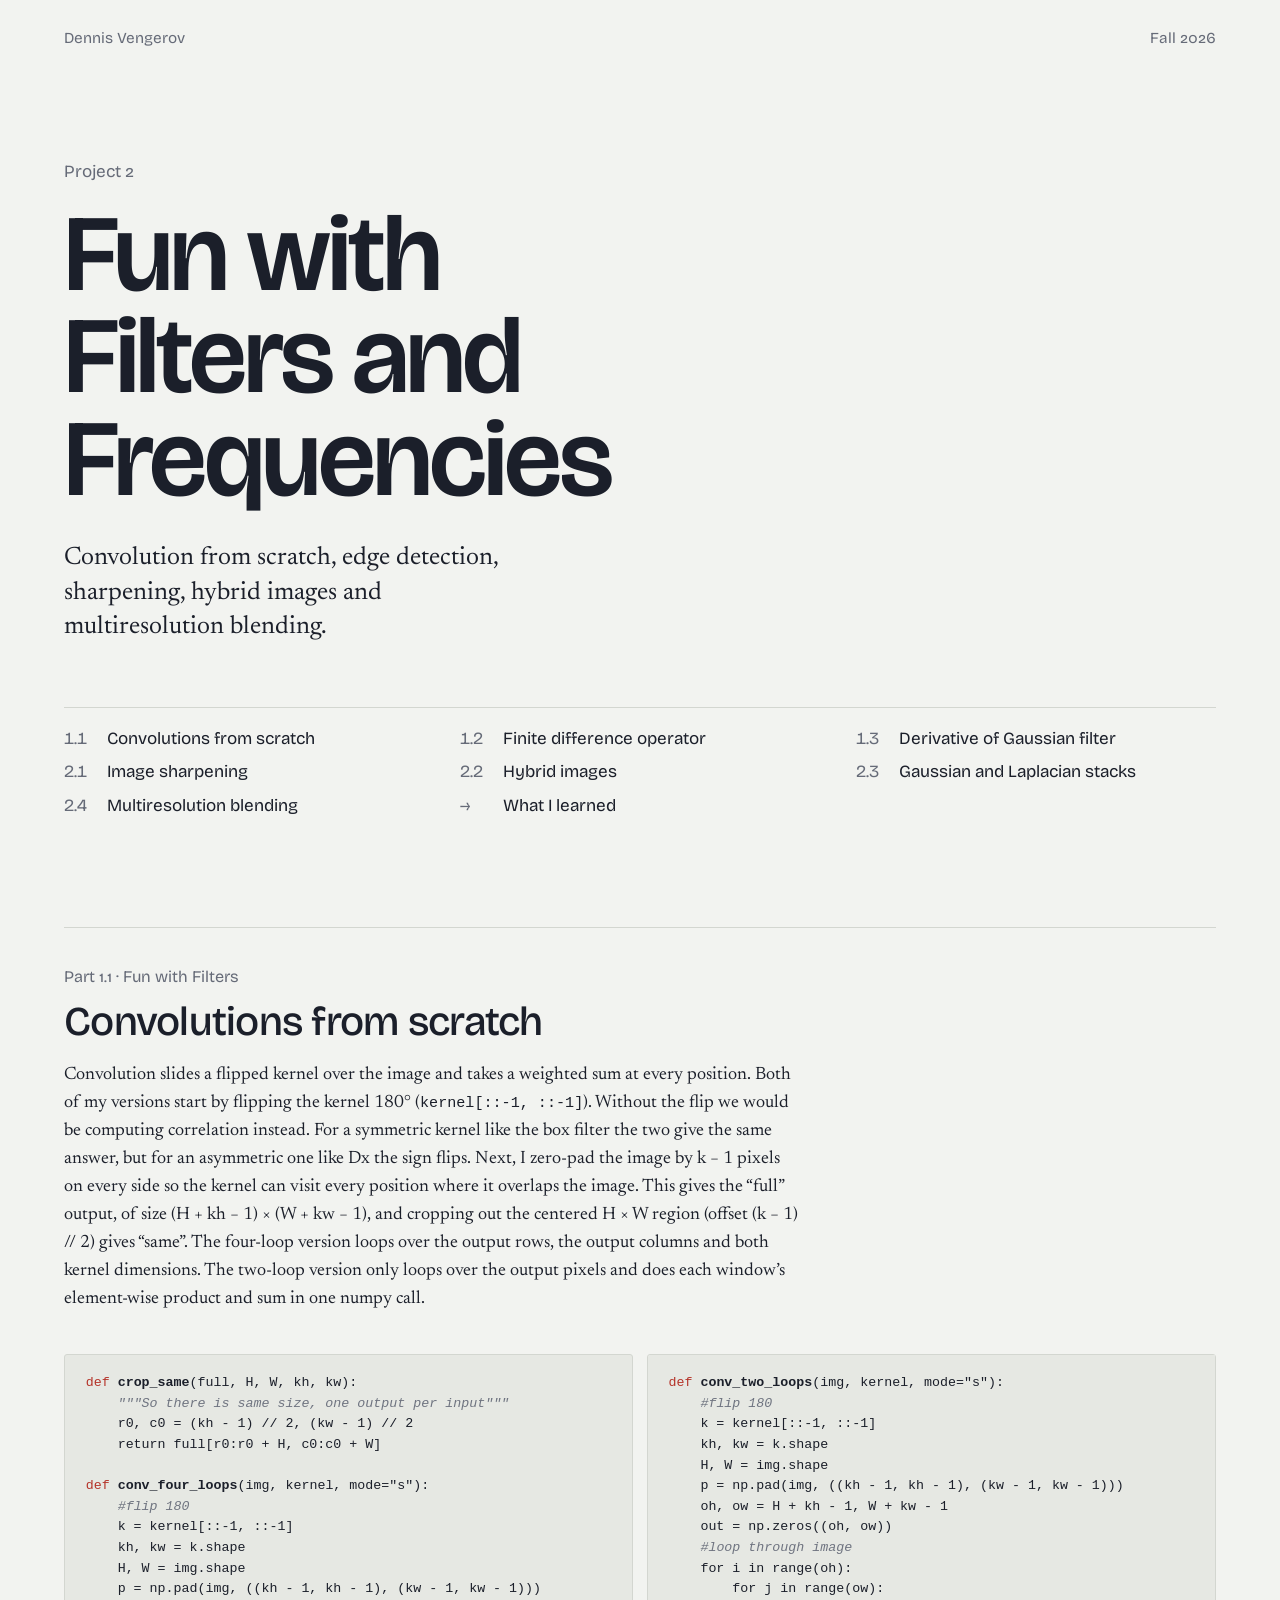
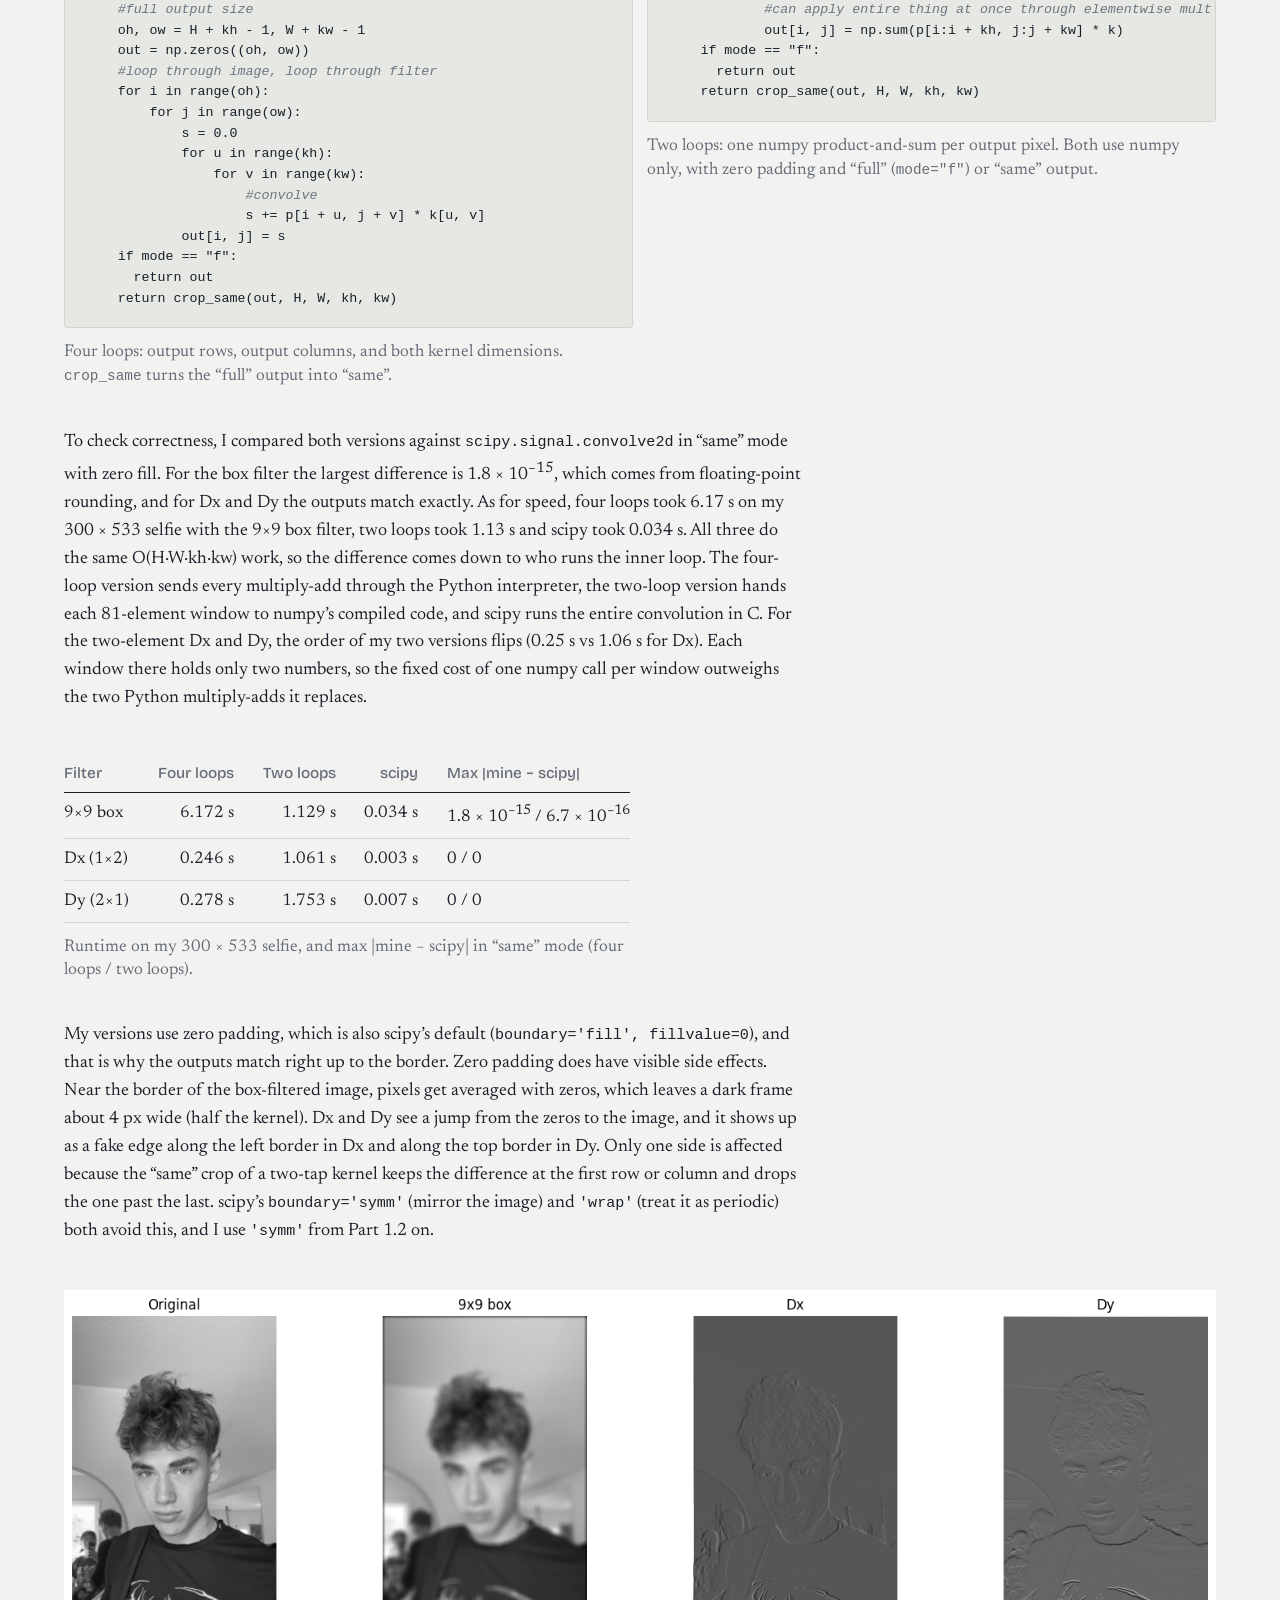
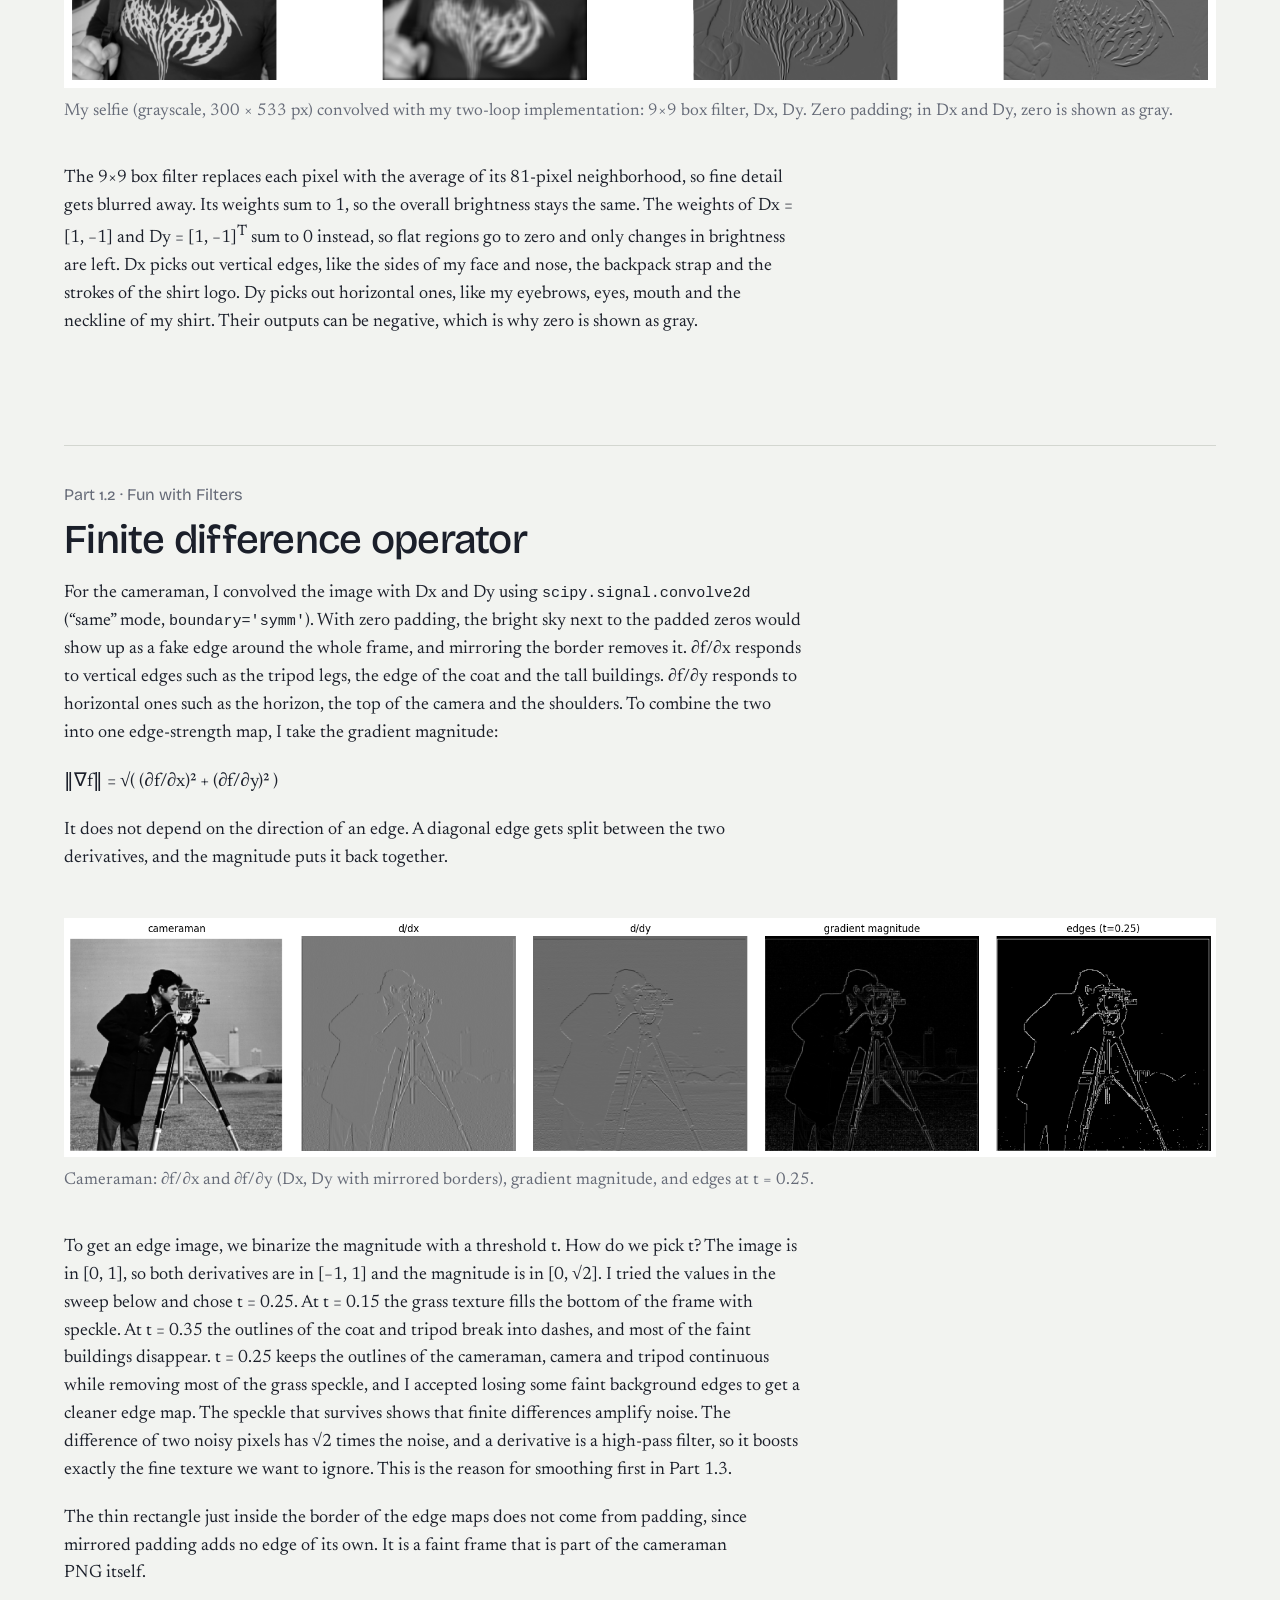
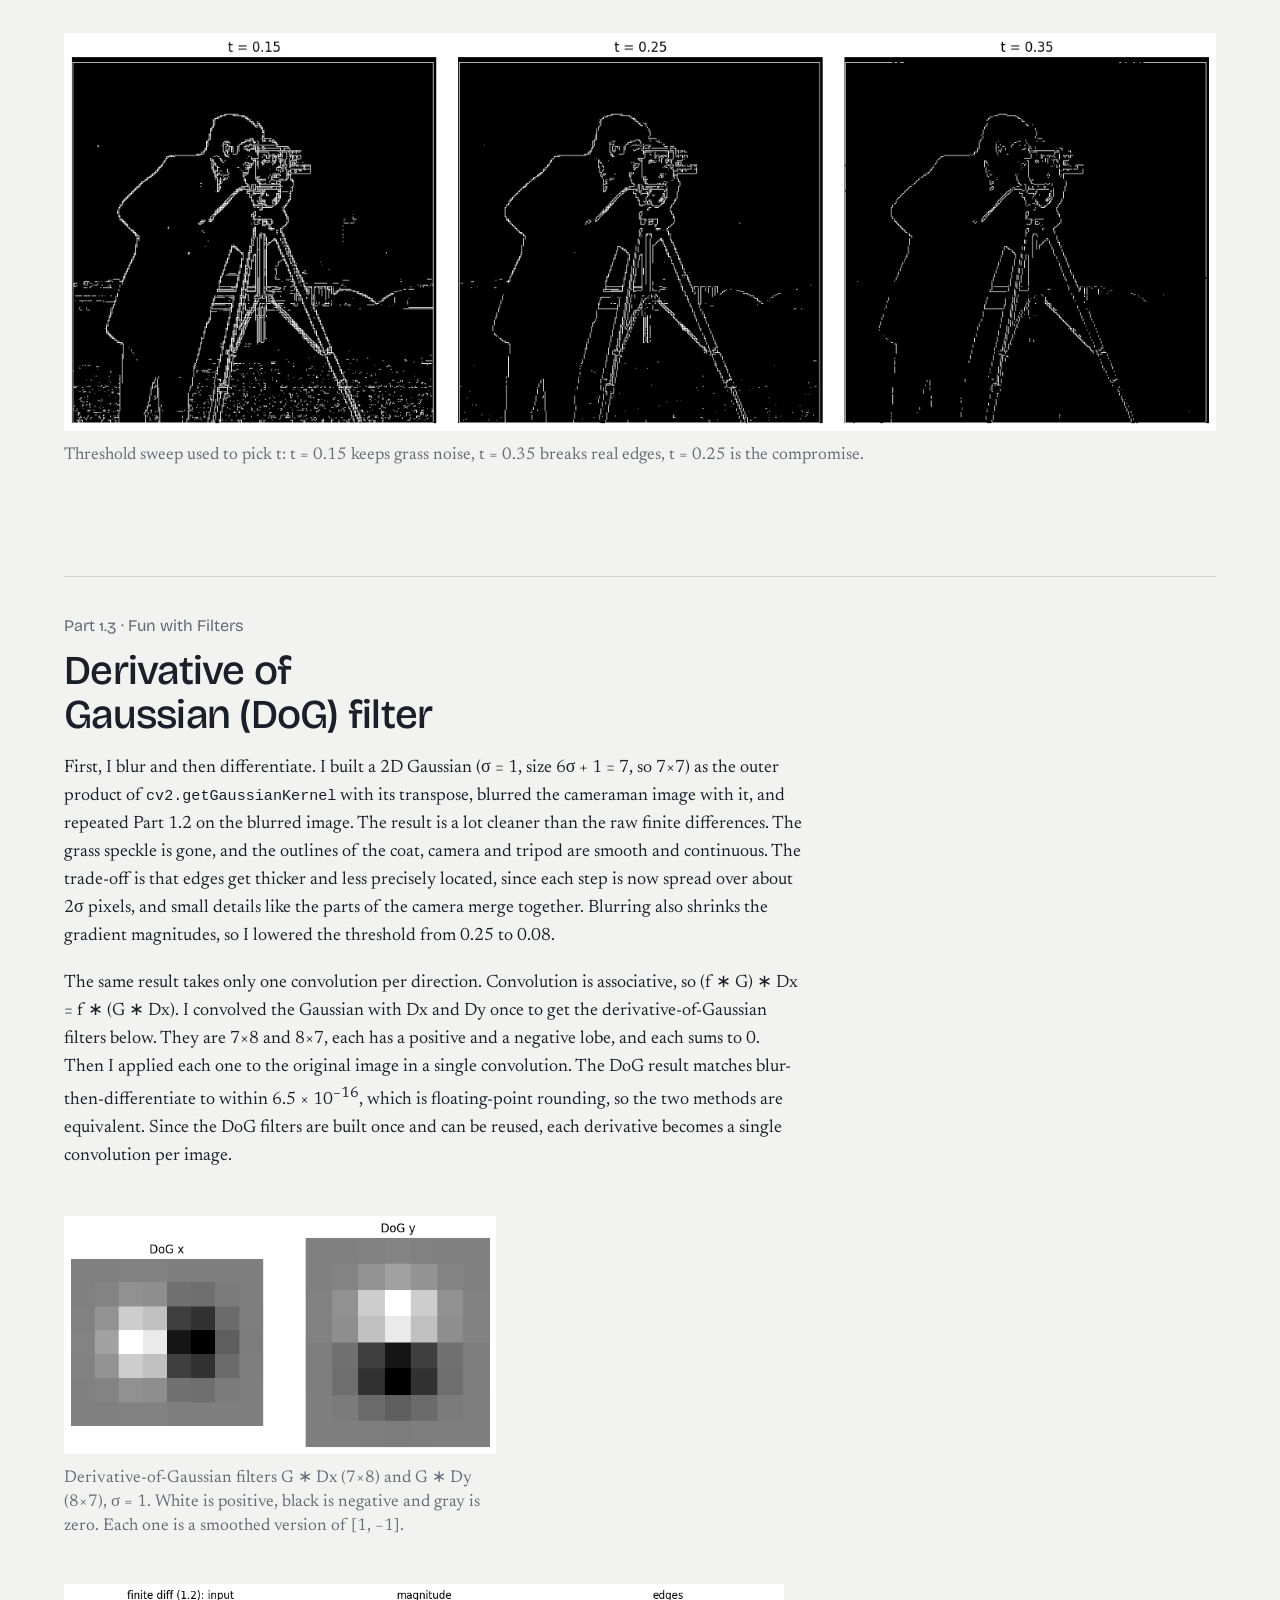
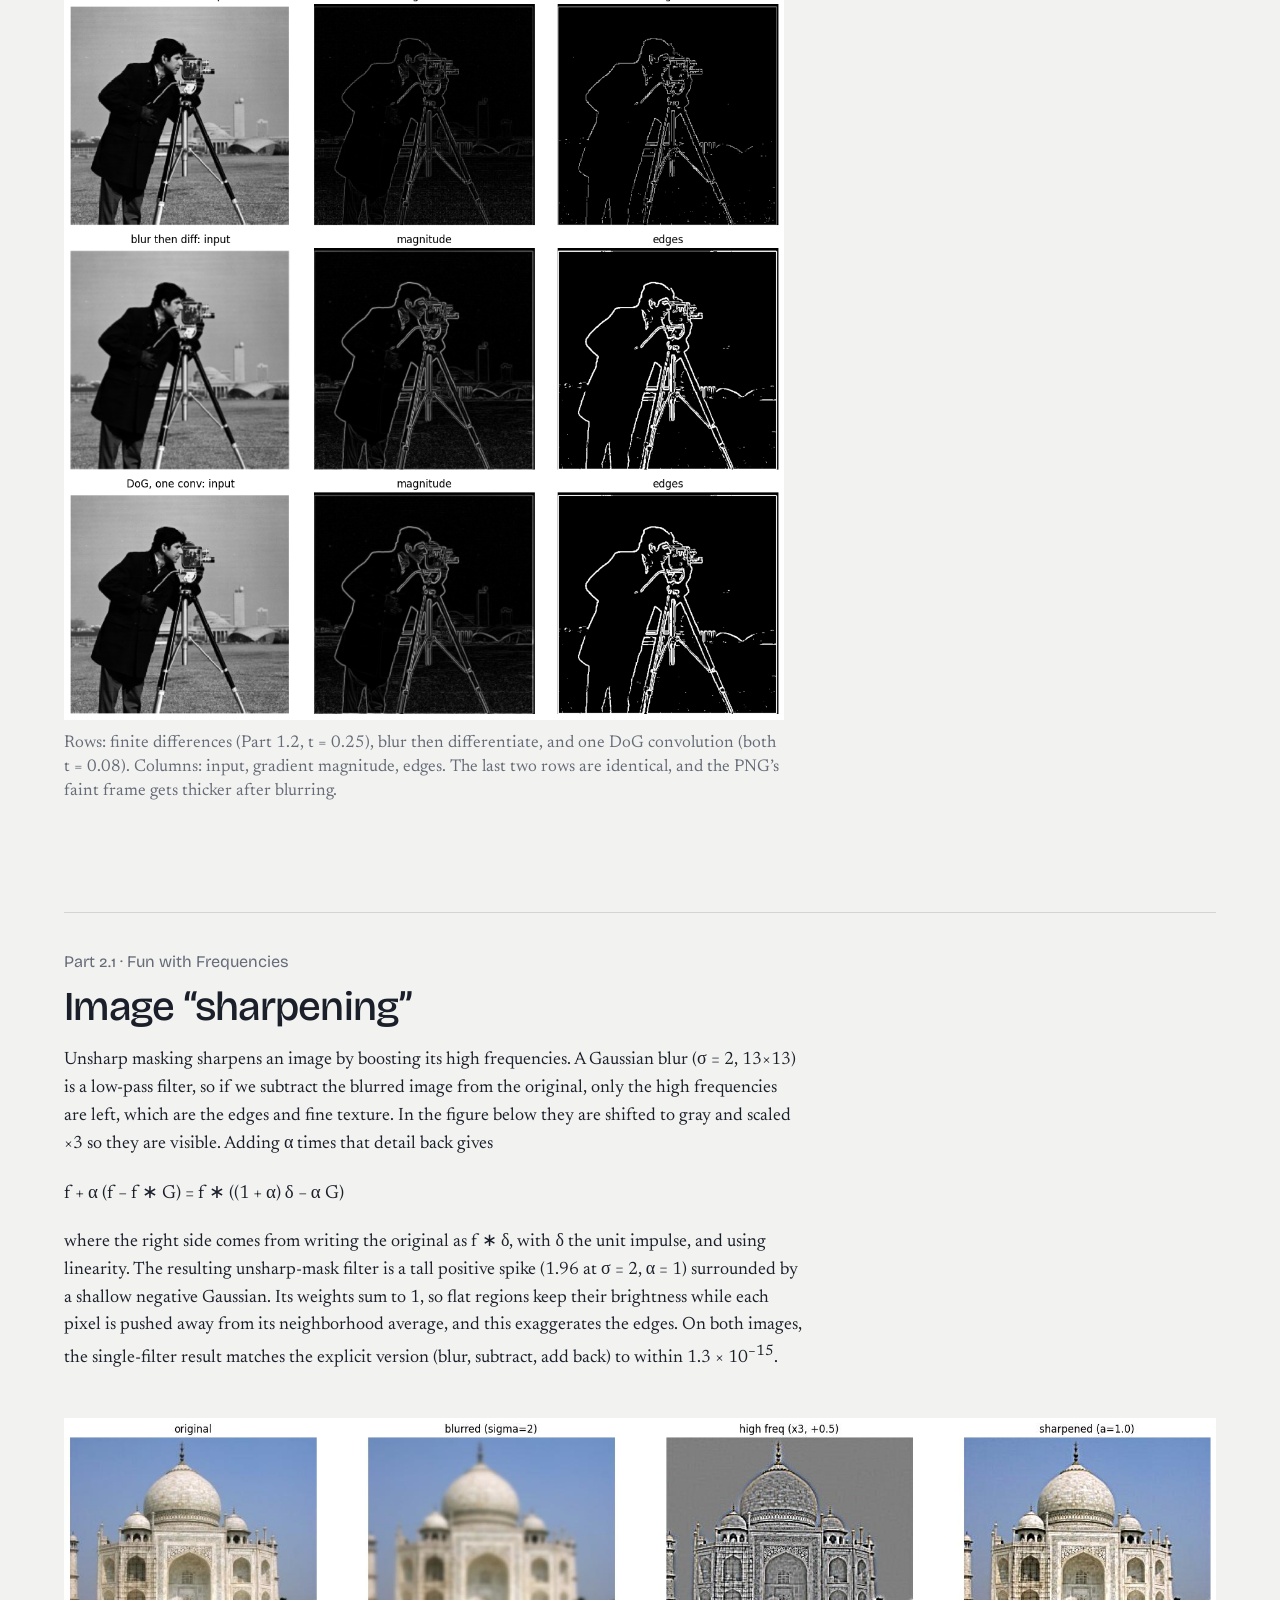
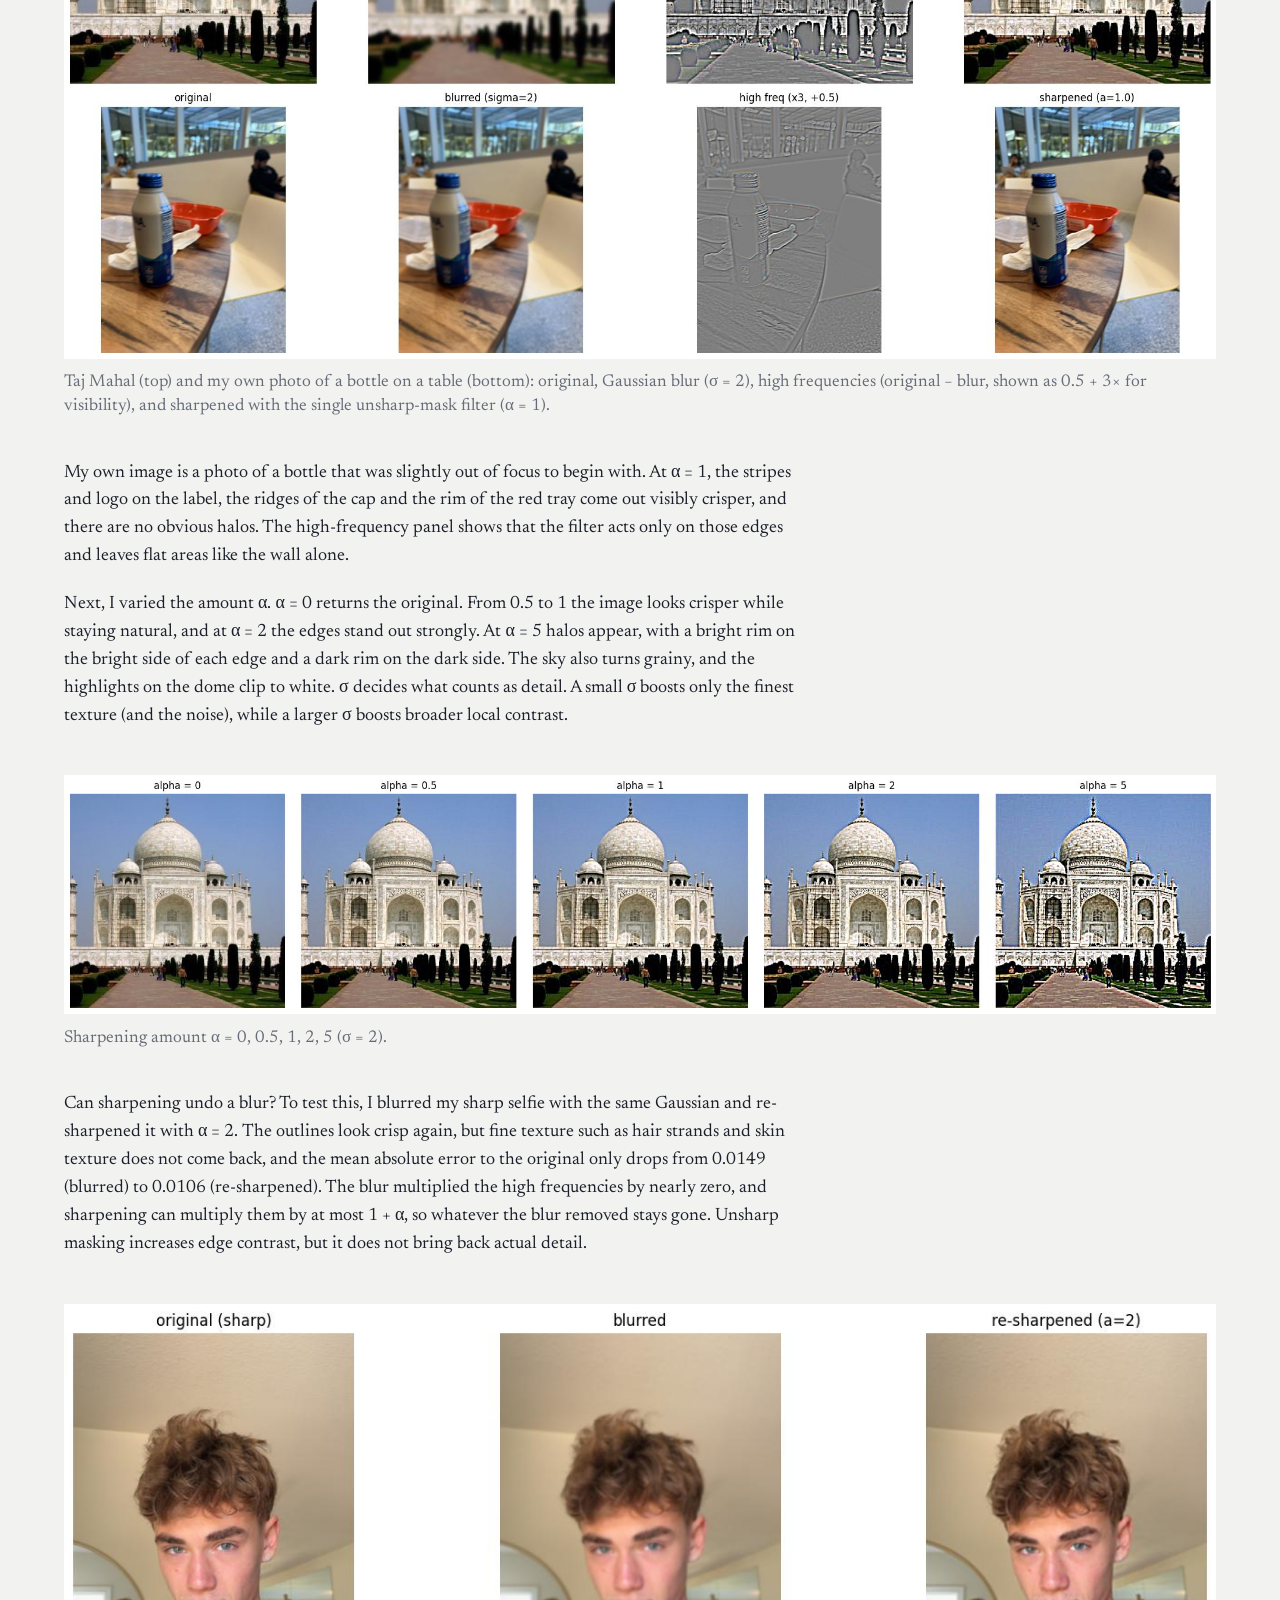
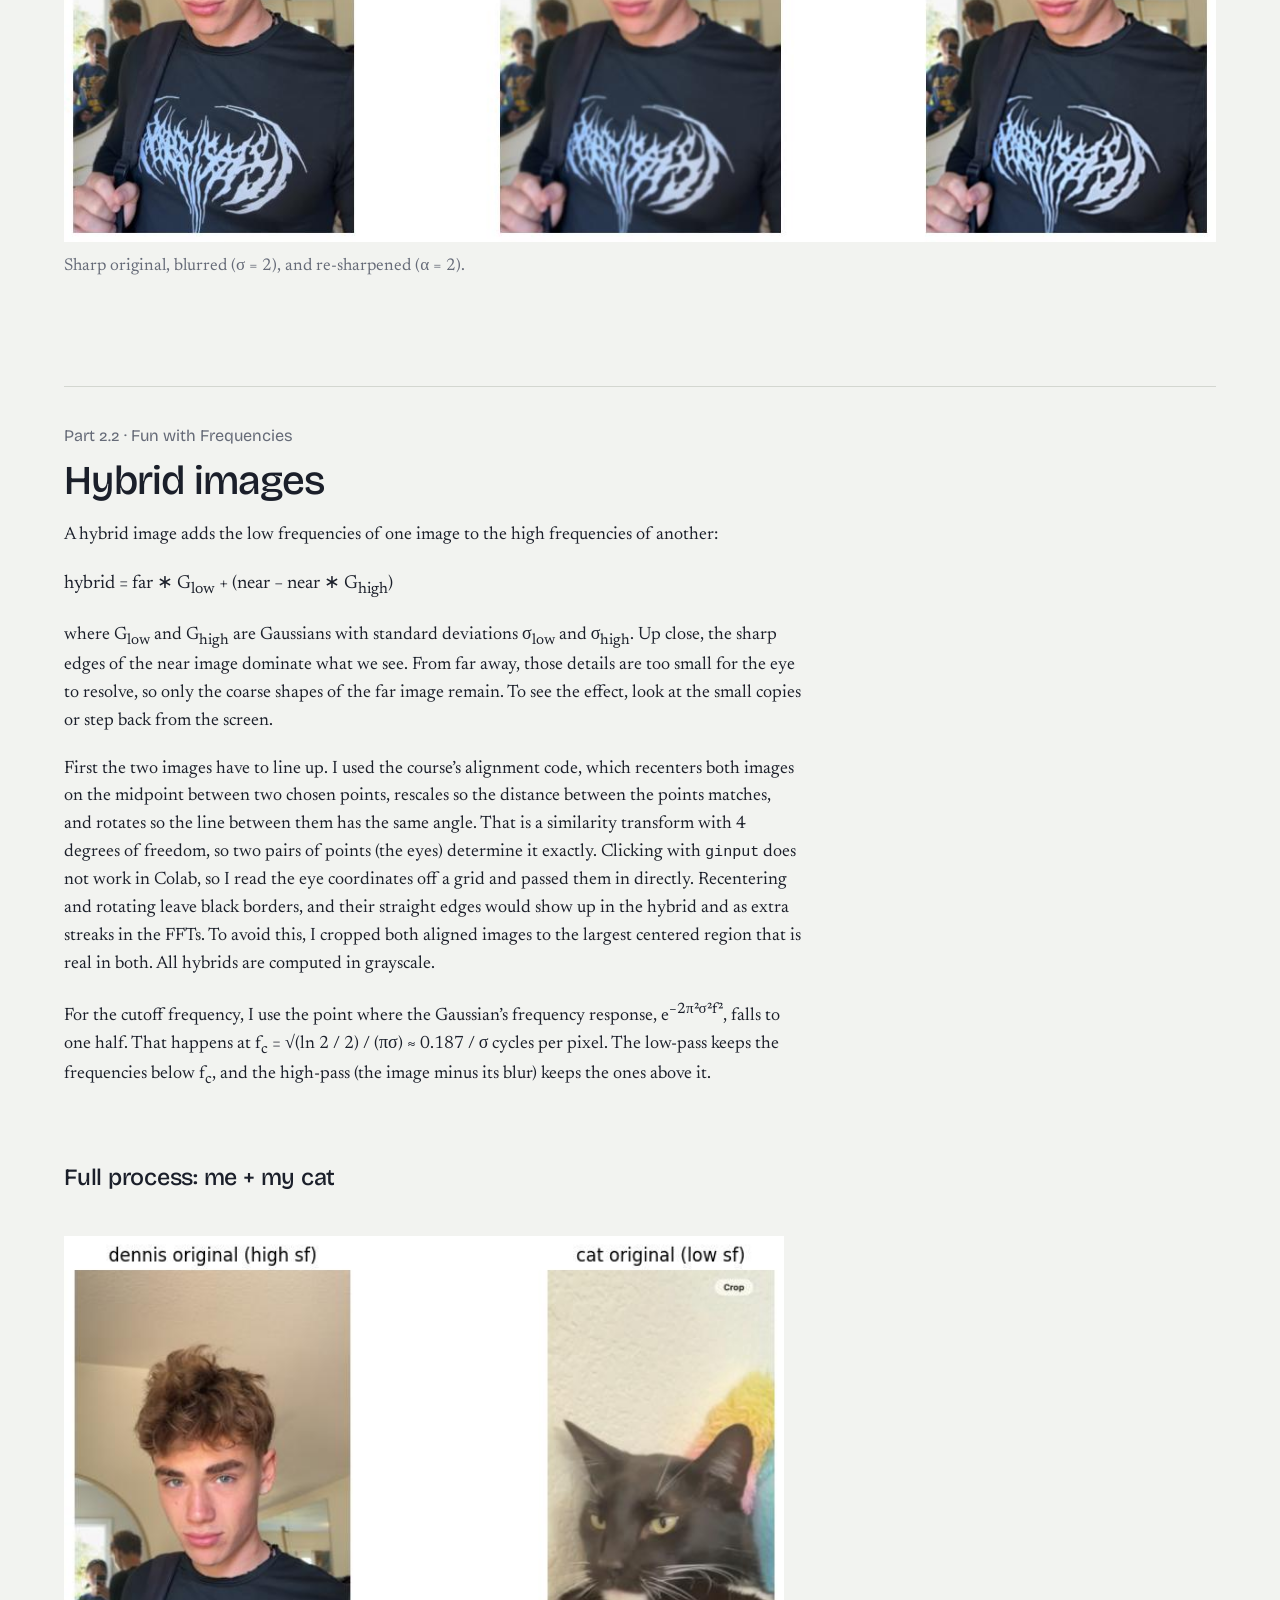
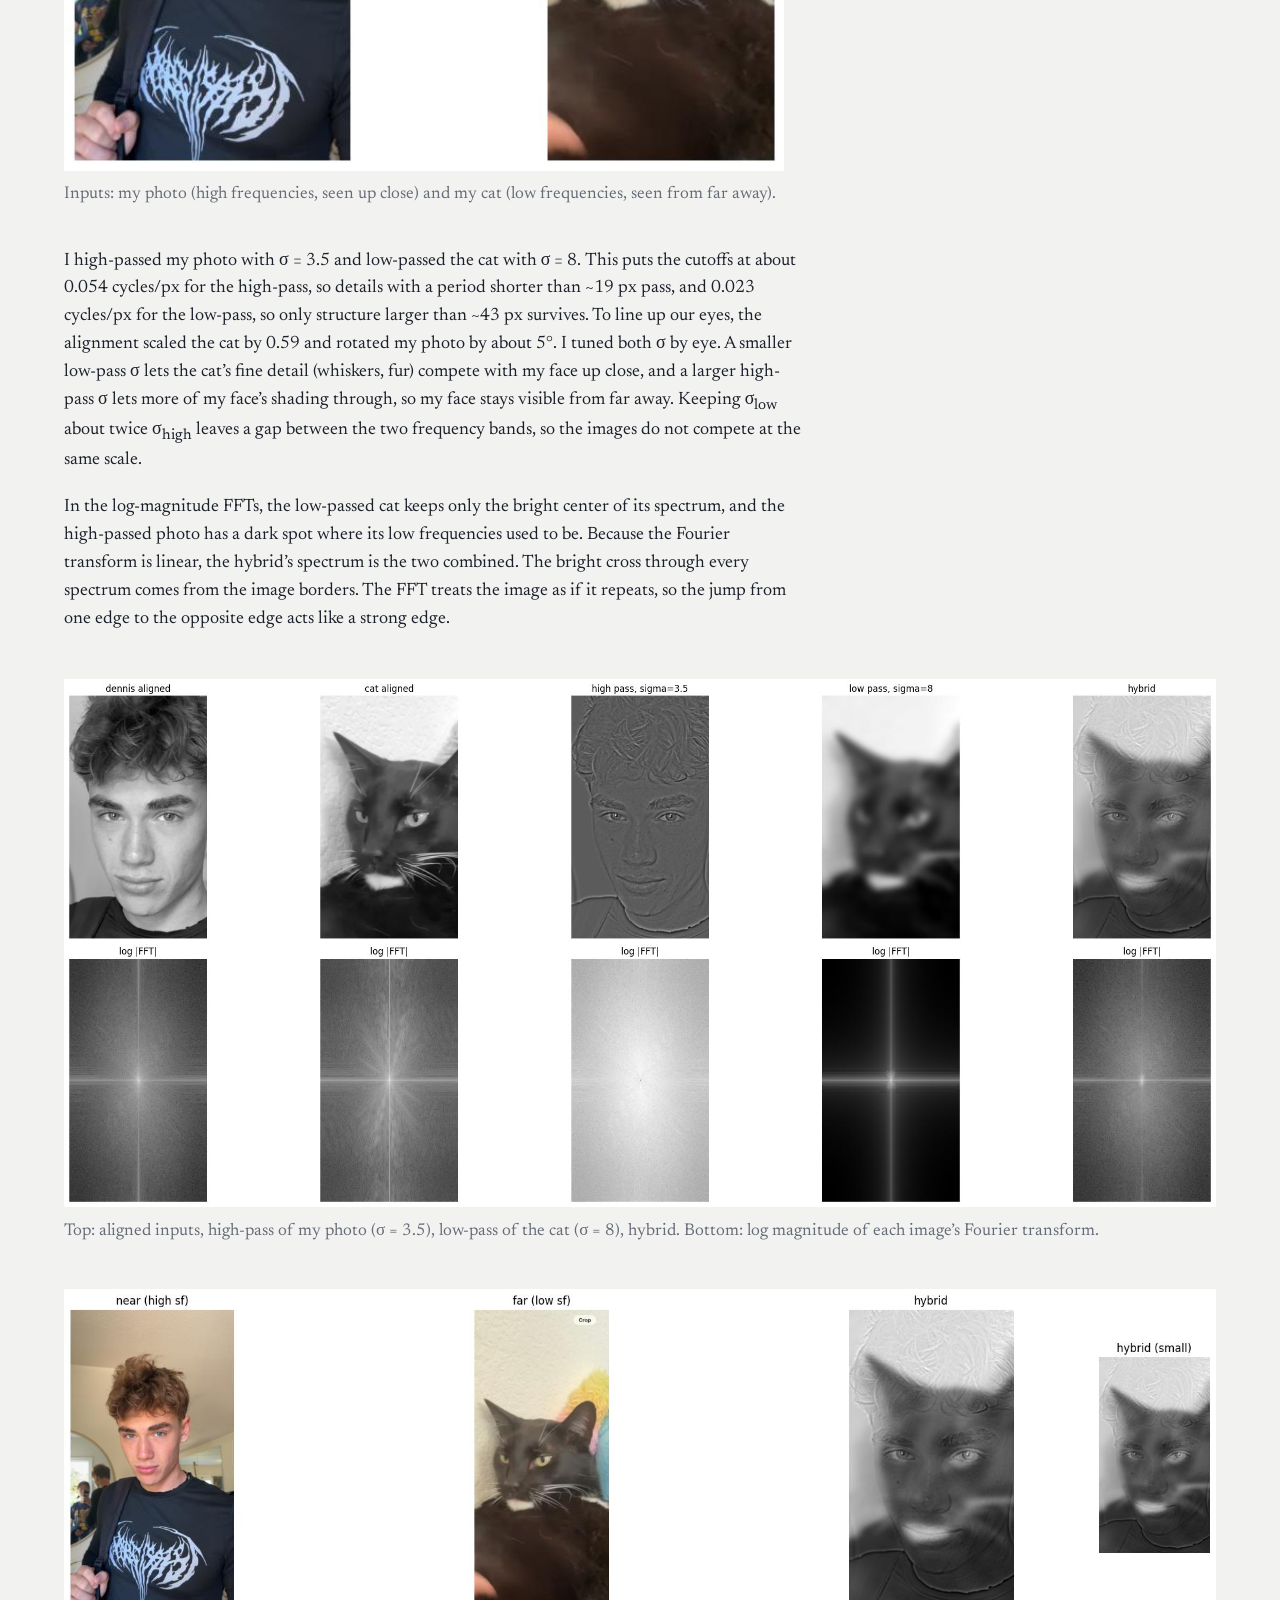
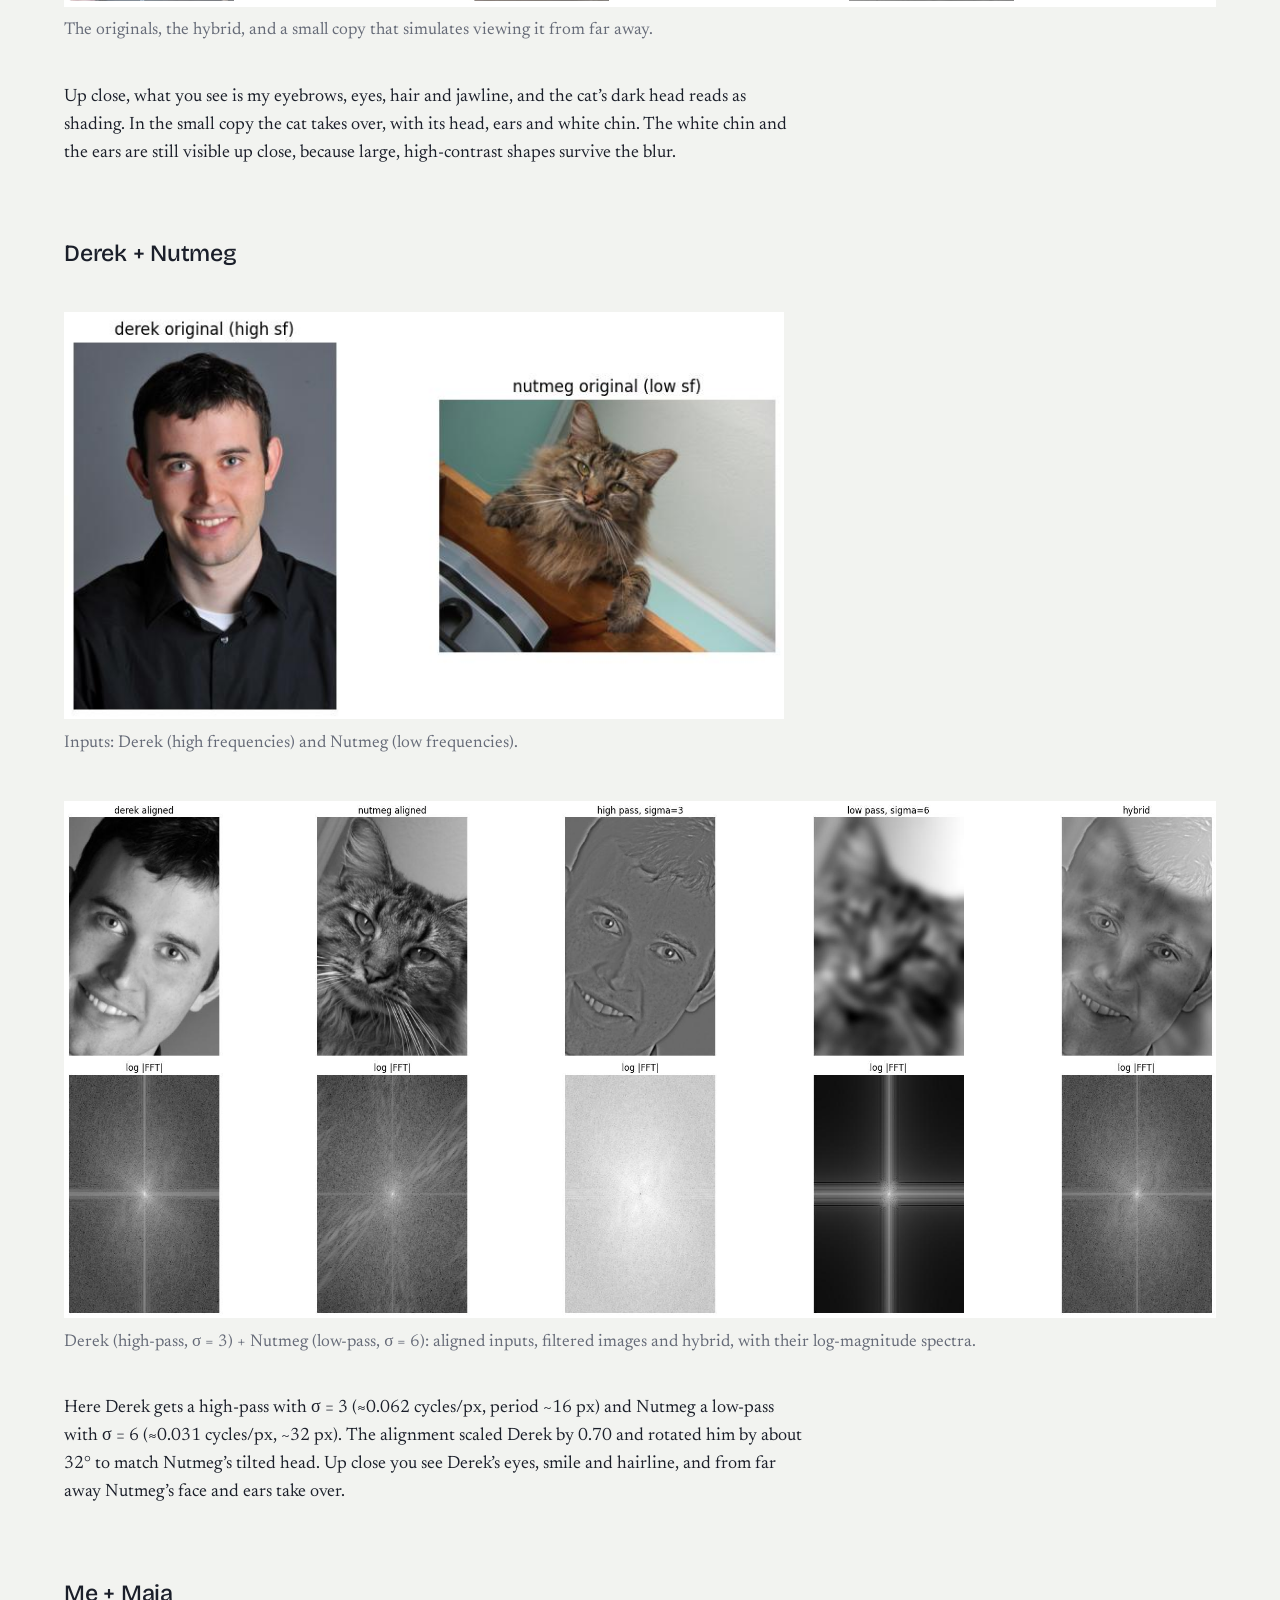
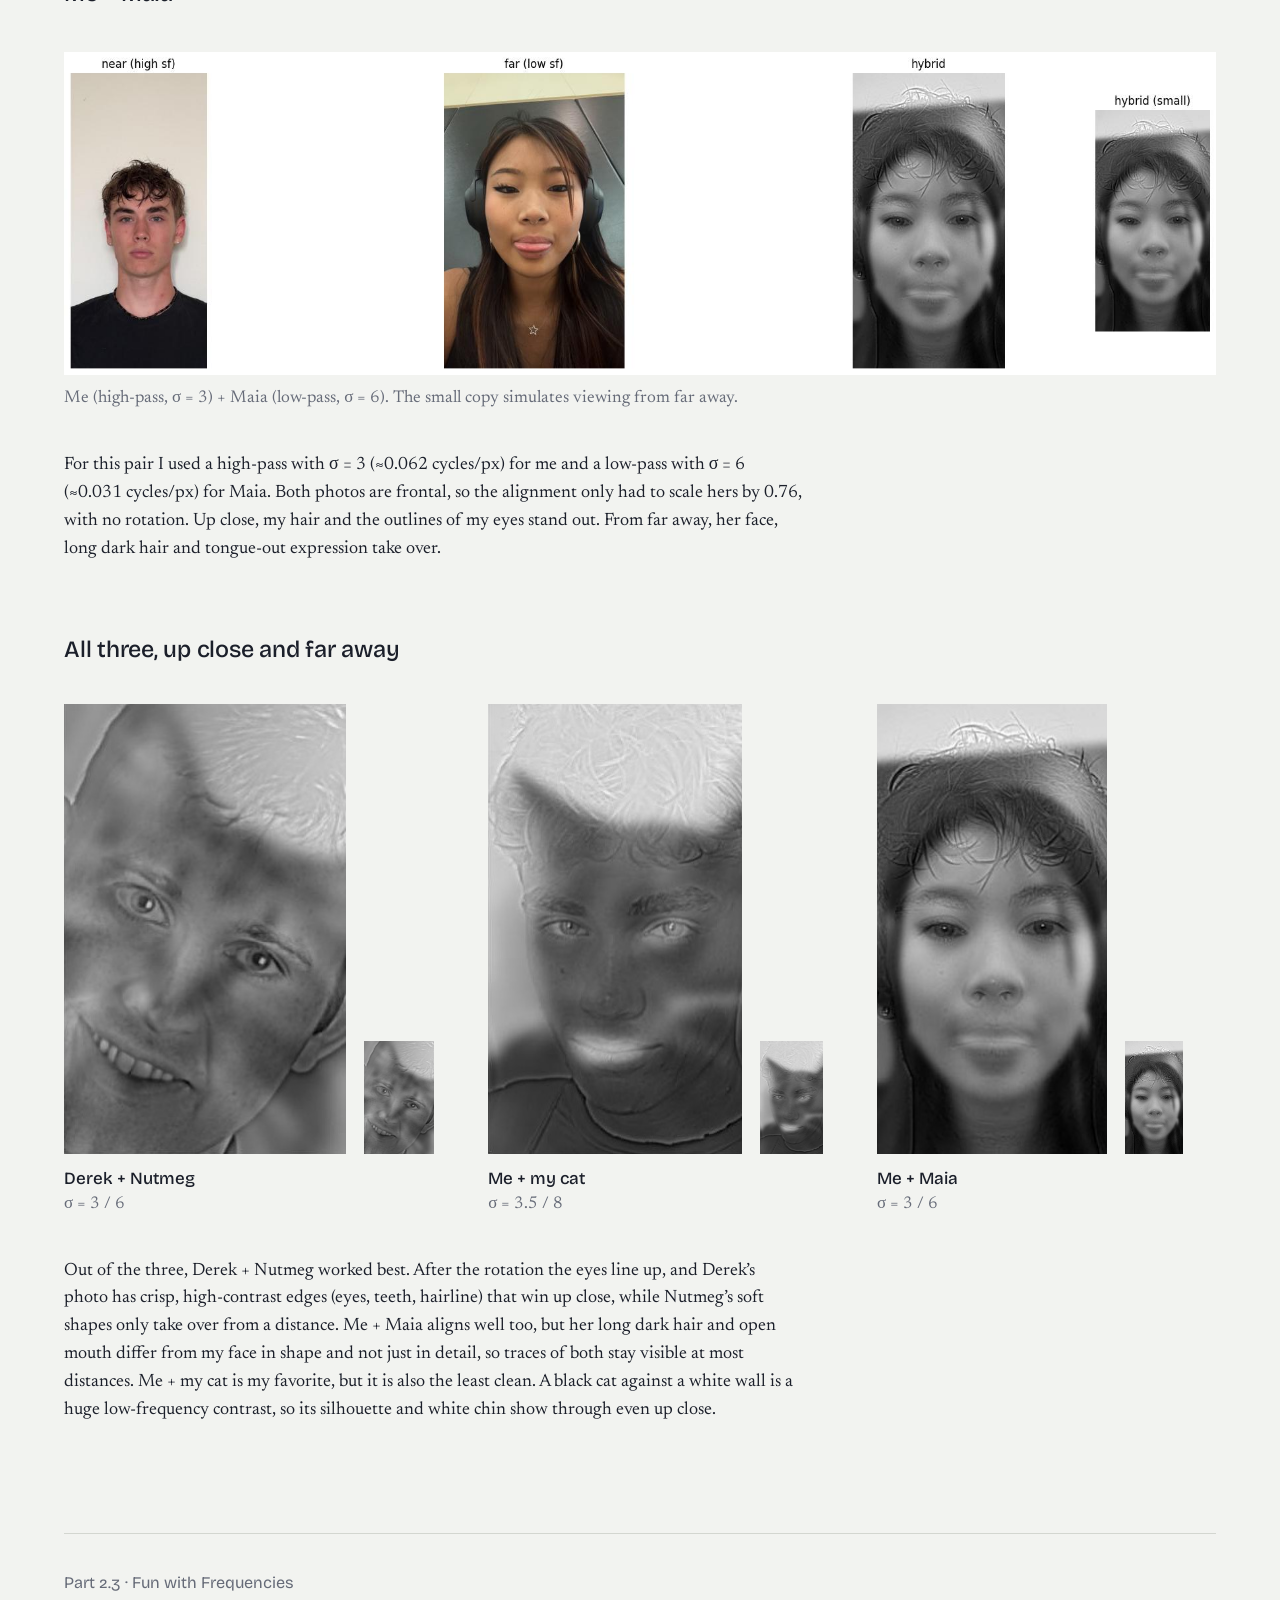
<file: 2/index.html>
<!doctype html>
<html lang="en">
<head>
<meta charset="utf-8">
<meta name="viewport" content="width=device-width, initial-scale=1">
<title>Project 2: Fun with Filters and Frequencies — CS 180</title>
<meta name="description" content="Convolution from scratch, finite-difference and derivative-of-Gaussian edge detection, unsharp masking, hybrid images, and multiresolution blending with Gaussian and Laplacian stacks.">
<link rel="preconnect" href="https://fonts.googleapis.com">
<link rel="preconnect" href="https://fonts.gstatic.com" crossorigin>
<link href="https://fonts.googleapis.com/css2?family=Bricolage+Grotesque:opsz,wght@12..96,400;12..96,500;12..96,600&family=Newsreader:ital,opsz,wght@0,6..72,400;0,6..72,500;0,6..72,600;1,6..72,400&display=swap" rel="stylesheet">
<link rel="stylesheet" href="../style.css">
</head>
<body class="p2">
<div class="wrap">

<nav class="nav">
  <a href="../index.html">Dennis Vengerov</a>
  <span>Fall 2026</span>
</nav>

<header class="masthead">
  <p class="kicker">Project 2</p>
  <h1>Fun with Filters and Frequencies</h1>
  <p class="deck">Convolution from scratch, edge detection, sharpening, hybrid images and multiresolution blending.</p>
</header>

<nav class="toc" aria-label="Contents">
  <ol>
    <li><a href="#p11"><span class="n">1.1</span>Convolutions from scratch</a></li>
    <li><a href="#p12"><span class="n">1.2</span>Finite difference operator</a></li>
    <li><a href="#p13"><span class="n">1.3</span>Derivative of Gaussian filter</a></li>
    <li><a href="#p21"><span class="n">2.1</span>Image sharpening</a></li>
    <li><a href="#p22"><span class="n">2.2</span>Hybrid images</a></li>
    <li><a href="#p23"><span class="n">2.3</span>Gaussian and Laplacian stacks</a></li>
    <li><a href="#p24"><span class="n">2.4</span>Multiresolution blending</a></li>
    <li><a href="#learned"><span class="n">→</span>What I learned</a></li>
  </ol>
</nav>

<!-- ============================ PART 1.1 ============================ -->
<section class="part" id="p11">
  <p class="part-label">Part 1.1 · Fun with Filters</p>
  <h2>Convolutions from scratch</h2>
  <div class="text">
    <p>Convolution slides a flipped kernel over the image and takes a weighted sum at every position. Both of my versions start by flipping the kernel 180° (<code>kernel[::-1, ::-1]</code>). Without the flip we would be computing correlation instead. For a symmetric kernel like the box filter the two give the same answer, but for an asymmetric one like Dx the sign flips. Next, I zero-pad the image by k − 1 pixels on every side so the kernel can visit every position where it overlaps the image. This gives the “full” output, of size (H + kh − 1) × (W + kw − 1), and cropping out the centered H × W region (offset (k − 1) // 2) gives “same”. The four-loop version loops over the output rows, the output columns and both kernel dimensions. The two-loop version only loops over the output pixels and does each window’s element-wise product and sum in one numpy call.</p>
  </div>
  <div class="codes">
    <figure>
      <pre class="code"><code><span class="k">def</span> <span class="f">crop_same</span>(full, H, W, kh, kw):
    <span class="c">"""So there is same size, one output per input"""</span>
    r0, c0 = (kh - 1) // 2, (kw - 1) // 2
    return full[r0:r0 + H, c0:c0 + W]

<span class="k">def</span> <span class="f">conv_four_loops</span>(img, kernel, mode="s"):
    <span class="c">#flip 180</span>
    k = kernel[::-1, ::-1]
    kh, kw = k.shape
    H, W = img.shape
    p = np.pad(img, ((kh - 1, kh - 1), (kw - 1, kw - 1)))
    <span class="c">#full output size</span>
    oh, ow = H + kh - 1, W + kw - 1
    out = np.zeros((oh, ow))
    <span class="c">#loop through image, loop through filter</span>
    for i in range(oh):
        for j in range(ow):
            s = 0.0
            for u in range(kh):
                for v in range(kw):
                    <span class="c">#convolve</span>
                    s += p[i + u, j + v] * k[u, v]
            out[i, j] = s
    if mode == "f":
      return out
    return crop_same(out, H, W, kh, kw)</code></pre>
      <figcaption class="cap"><p class="cap-note">Four loops: output rows, output columns, and both kernel dimensions. <code>crop_same</code> turns the “full” output into “same”.</p></figcaption>
    </figure>
    <figure>
      <pre class="code"><code><span class="k">def</span> <span class="f">conv_two_loops</span>(img, kernel, mode="s"):
    <span class="c">#flip 180</span>
    k = kernel[::-1, ::-1]
    kh, kw = k.shape
    H, W = img.shape
    p = np.pad(img, ((kh - 1, kh - 1), (kw - 1, kw - 1)))
    oh, ow = H + kh - 1, W + kw - 1
    out = np.zeros((oh, ow))
    <span class="c">#loop through image</span>
    for i in range(oh):
        for j in range(ow):
            <span class="c">#can apply entire thing at once through elementwise mult</span>
            out[i, j] = np.sum(p[i:i + kh, j:j + kw] * k)
    if mode == "f":
      return out
    return crop_same(out, H, W, kh, kw)</code></pre>
      <figcaption class="cap"><p class="cap-note">Two loops: one numpy product-and-sum per output pixel. Both use numpy only, with zero padding and “full” (<code>mode="f"</code>) or “same” output.</p></figcaption>
    </figure>
  </div>
  <div class="text">
    <p>To check correctness, I compared both versions against <code>scipy.signal.convolve2d</code> in “same” mode with zero fill. For the box filter the largest difference is 1.8 × 10<sup>−15</sup>, which comes from floating-point rounding, and for Dx and Dy the outputs match exactly. As for speed, four loops took 6.17 s on my 300 × 533 selfie with the 9×9 box filter, two loops took 1.13 s and scipy took 0.034 s. All three do the same O(H·W·kh·kw) work, so the difference comes down to who runs the inner loop. The four-loop version sends every multiply-add through the Python interpreter, the two-loop version hands each 81-element window to numpy’s compiled code, and scipy runs the entire convolution in C. For the two-element Dx and Dy, the order of my two versions flips (0.25 s vs 1.06 s for Dx). Each window there holds only two numbers, so the fixed cost of one numpy call per window outweighs the two Python multiply-adds it replaces.</p>
  </div>
  <div class="table-wrap">
    <table class="data">
      <caption>Runtime on my 300 × 533 selfie, and max |mine − scipy| in “same” mode (four loops / two loops).</caption>
      <thead>
        <tr><th>Filter</th><th class="num">Four loops</th><th class="num">Two loops</th><th class="num">scipy</th><th>Max |mine − scipy|</th></tr>
      </thead>
      <tbody>
        <tr><td>9×9 box</td><td class="num">6.172 s</td><td class="num">1.129 s</td><td class="num">0.034 s</td><td>1.8 × 10<sup>−15</sup> / 6.7 × 10<sup>−16</sup></td></tr>
        <tr><td>Dx (1×2)</td><td class="num">0.246 s</td><td class="num">1.061 s</td><td class="num">0.003 s</td><td>0 / 0</td></tr>
        <tr><td>Dy (2×1)</td><td class="num">0.278 s</td><td class="num">1.753 s</td><td class="num">0.007 s</td><td>0 / 0</td></tr>
      </tbody>
    </table>
  </div>
  <div class="text">
    <p>My versions use zero padding, which is also scipy’s default (<code>boundary='fill', fillvalue=0</code>), and that is why the outputs match right up to the border. Zero padding does have visible side effects. Near the border of the box-filtered image, pixels get averaged with zeros, which leaves a dark frame about 4 px wide (half the kernel). Dx and Dy see a jump from the zeros to the image, and it shows up as a fake edge along the left border in Dx and along the top border in Dy. Only one side is affected because the “same” crop of a two-tap kernel keeps the difference at the first row or column and drops the one past the last. scipy’s <code>boundary='symm'</code> (mirror the image) and <code>'wrap'</code> (treat it as periodic) both avoid this, and I use <code>'symm'</code> from Part 1.2 on.</p>
  </div>
  <figure class="wide"><img src="./media/1_1_selfie.png" alt="Grayscale selfie, its 9 by 9 box blur, and its Dx and Dy responses" width="1421" height="490" loading="lazy"><figcaption class="cap"><p class="cap-note">My selfie (grayscale, 300 × 533 px) convolved with my two-loop implementation: 9×9 box filter, Dx, Dy. Zero padding; in Dx and Dy, zero is shown as gray.</p></figcaption></figure>
  <div class="text">
    <p>The 9×9 box filter replaces each pixel with the average of its 81-pixel neighborhood, so fine detail gets blurred away. Its weights sum to 1, so the overall brightness stays the same. The weights of Dx = [1, −1] and Dy = [1, −1]<sup>T</sup> sum to 0 instead, so flat regions go to zero and only changes in brightness are left. Dx picks out vertical edges, like the sides of my face and nose, the backpack strap and the strokes of the shirt logo. Dy picks out horizontal ones, like my eyebrows, eyes, mouth and the neckline of my shirt. Their outputs can be negative, which is why zero is shown as gray.</p>
  </div>
</section>

<!-- ============================ PART 1.2 ============================ -->
<section class="part" id="p12">
  <p class="part-label">Part 1.2 · Fun with Filters</p>
  <h2>Finite difference operator</h2>
  <div class="text">
    <p>For the cameraman, I convolved the image with Dx and Dy using <code>scipy.signal.convolve2d</code> (“same” mode, <code>boundary='symm'</code>). With zero padding, the bright sky next to the padded zeros would show up as a fake edge around the whole frame, and mirroring the border removes it. ∂f/∂x responds to vertical edges such as the tripod legs, the edge of the coat and the tall buildings. ∂f/∂y responds to horizontal ones such as the horizon, the top of the camera and the shoulders. To combine the two into one edge-strength map, I take the gradient magnitude:</p>
    <p class="formula">‖∇f‖ = √( (∂f/∂x)² + (∂f/∂y)² )</p>
    <p>It does not depend on the direction of an edge. A diagonal edge gets split between the two derivatives, and the magnitude puts it back together.</p>
  </div>
  <figure class="wide"><img src="./media/1_2_cameraman.png" alt="Cameraman, its x and y derivatives, gradient magnitude, and binarized edges" width="1974" height="409" loading="lazy"><figcaption class="cap"><p class="cap-note">Cameraman: ∂f/∂x and ∂f/∂y (Dx, Dy with mirrored borders), gradient magnitude, and edges at t = 0.25.</p></figcaption></figure>
  <div class="text">
    <p>To get an edge image, we binarize the magnitude with a threshold t. How do we pick t? The image is in [0, 1], so both derivatives are in [−1, 1] and the magnitude is in [0, √2]. I tried the values in the sweep below and chose t = 0.25. At t = 0.15 the grass texture fills the bottom of the frame with speckle. At t = 0.35 the outlines of the coat and tripod break into dashes, and most of the faint buildings disappear. t = 0.25 keeps the outlines of the cameraman, camera and tripod continuous while removing most of the grass speckle, and I accepted losing some faint background edges to get a cleaner edge map. The speckle that survives shows that finite differences amplify noise. The difference of two noisy pixels has √2 times the noise, and a derivative is a high-pass filter, so it boosts exactly the fine texture we want to ignore. This is the reason for smoothing first in Part 1.3.</p>
    <p>The thin rectangle just inside the border of the edge maps does not come from padding, since mirrored padding adds no edge of its own. It is a faint frame that is part of the cameraman PNG itself.</p>
  </div>
  <figure class="wide"><img src="./media/1_2_thresholds.png" alt="Edge maps at thresholds 0.15, 0.25 and 0.35" width="1476" height="510" loading="lazy"><figcaption class="cap"><p class="cap-note">Threshold sweep used to pick t: t = 0.15 keeps grass noise, t = 0.35 breaks real edges, t = 0.25 is the compromise.</p></figcaption></figure>
</section>

<!-- ============================ PART 1.3 ============================ -->
<section class="part" id="p13">
  <p class="part-label">Part 1.3 · Fun with Filters</p>
  <h2>Derivative of Gaussian (DoG) filter</h2>
  <div class="text">
    <p>First, I blur and then differentiate. I built a 2D Gaussian (σ = 1, size 6σ + 1 = 7, so 7×7) as the outer product of <code>cv2.getGaussianKernel</code> with its transpose, blurred the cameraman image with it, and repeated Part 1.2 on the blurred image. The result is a lot cleaner than the raw finite differences. The grass speckle is gone, and the outlines of the coat, camera and tripod are smooth and continuous. The trade-off is that edges get thicker and less precisely located, since each step is now spread over about 2σ pixels, and small details like the parts of the camera merge together. Blurring also shrinks the gradient magnitudes, so I lowered the threshold from 0.25 to 0.08.</p>
    <p>The same result takes only one convolution per direction. Convolution is associative, so (f ∗ G) ∗ Dx = f ∗ (G ∗ Dx). I convolved the Gaussian with Dx and Dy once to get the derivative-of-Gaussian filters below. They are 7×8 and 8×7, each has a positive and a negative lobe, and each sums to 0. Then I applied each one to the original image in a single convolution. The DoG result matches blur-then-differentiate to within 6.5 × 10<sup>−16</sup>, which is floating-point rounding, so the two methods are equivalent. Since the DoG filters are built once and can be reused, each derivative becomes a single convolution per image.</p>
  </div>
  <figure class="fig-s"><img src="./media/1_3_dog_filters.png" alt="The two derivative-of-Gaussian filters: a white lobe beside a black lobe for x, and above a black lobe for y" width="633" height="350" loading="lazy"><figcaption class="cap"><p class="cap-note">Derivative-of-Gaussian filters G ∗ Dx (7×8) and G ∗ Dy (8×7), σ = 1. White is positive, black is negative and gray is zero. Each one is a smoothed version of [1, −1].</p></figcaption></figure>
  <figure class="fig-m"><img src="./media/1_3_compare.png" alt="Three rows of input, gradient magnitude and edges: finite differences, blur then differentiate, and one DoG convolution" width="1164" height="1190" loading="lazy"><figcaption class="cap"><p class="cap-note">Rows: finite differences (Part 1.2, t = 0.25), blur then differentiate, and one DoG convolution (both t = 0.08). Columns: input, gradient magnitude, edges. The last two rows are identical, and the PNG’s faint frame gets thicker after blurring.</p></figcaption></figure>
</section>

<!-- ============================ PART 2.1 ============================ -->
<section class="part" id="p21">
  <p class="part-label">Part 2.1 · Fun with Frequencies</p>
  <h2>Image “sharpening”</h2>
  <div class="text">
    <p>Unsharp masking sharpens an image by boosting its high frequencies. A Gaussian blur (σ = 2, 13×13) is a low-pass filter, so if we subtract the blurred image from the original, only the high frequencies are left, which are the edges and fine texture. In the figure below they are shifted to gray and scaled ×3 so they are visible. Adding α times that detail back gives</p>
    <p class="formula">f + α (f − f ∗ G) = f ∗ ((1 + α) δ − α G)</p>
    <p>where the right side comes from writing the original as f ∗ δ, with δ the unit impulse, and using linearity. The resulting unsharp-mask filter is a tall positive spike (1.96 at σ = 2, α = 1) surrounded by a shallow negative Gaussian. Its weights sum to 1, so flat regions keep their brightness while each pixel is pushed away from its neighborhood average, and this exaggerates the edges. On both images, the single-filter result matches the explicit version (blur, subtract, add back) to within 1.3 × 10<sup>−15</sup>.</p>
  </div>
  <figure class="wide"><img src="./media/2_1_unsharp.jpg" alt="Taj Mahal and a photo of a bottle on a table: original, blurred, high frequencies, sharpened" width="1897" height="890" loading="lazy"><figcaption class="cap"><p class="cap-note">Taj Mahal (top) and my own photo of a bottle on a table (bottom): original, Gaussian blur (σ = 2), high frequencies (original − blur, shown as 0.5 + 3× for visibility), and sharpened with the single unsharp-mask filter (α = 1).</p></figcaption></figure>
  <div class="text">
    <p>My own image is a photo of a bottle that was slightly out of focus to begin with. At α = 1, the stripes and logo on the label, the ridges of the cap and the rim of the red tray come out visibly crisper, and there are no obvious halos. The high-frequency panel shows that the filter acts only on those edges and leaves flat areas like the wall alone.</p>
    <p>Next, I varied the amount α. α = 0 returns the original. From 0.5 to 1 the image looks crisper while staying natural, and at α = 2 the edges stand out strongly. At α = 5 halos appear, with a bright rim on the bright side of each edge and a dark rim on the dark side. The sky also turns grainy, and the highlights on the dome clip to white. σ decides what counts as detail. A small σ boosts only the finest texture (and the noise), while a larger σ boosts broader local contrast.</p>
  </div>
  <figure class="wide"><img src="./media/2_1_alphas.jpg" alt="Taj Mahal sharpened with alpha 0, 0.5, 1, 2 and 5" width="1976" height="410" loading="lazy"><figcaption class="cap"><p class="cap-note">Sharpening amount α = 0, 0.5, 1, 2, 5 (σ = 2).</p></figcaption></figure>
  <div class="text">
    <p>Can sharpening undo a blur? To test this, I blurred my sharp selfie with the same Gaussian and re-sharpened it with α = 2. The outlines look crisp again, but fine texture such as hair strands and skin texture does not come back, and the mean absolute error to the original only drops from 0.0149 (blurred) to 0.0106 (re-sharpened). The blur multiplied the high frequencies by nearly zero, and sharpening can multiply them by at most 1 + α, so whatever the blur removed stays gone. Unsharp masking increases edge contrast, but it does not bring back actual detail.</p>
  </div>
  <figure class="wide"><img src="./media/2_1_resharpen.jpg" alt="Sharp selfie, blurred copy, and re-sharpened copy" width="1263" height="590" loading="lazy"><figcaption class="cap"><p class="cap-note">Sharp original, blurred (σ = 2), and re-sharpened (α = 2).</p></figcaption></figure>
</section>

<!-- ============================ PART 2.2 ============================ -->
<section class="part" id="p22">
  <p class="part-label">Part 2.2 · Fun with Frequencies</p>
  <h2>Hybrid images</h2>
  <div class="text">
    <p>A hybrid image adds the low frequencies of one image to the high frequencies of another:</p>
    <p class="formula">hybrid = far ∗ G<sub>low</sub> + (near − near ∗ G<sub>high</sub>)</p>
    <p>where G<sub>low</sub> and G<sub>high</sub> are Gaussians with standard deviations σ<sub>low</sub> and σ<sub>high</sub>. Up close, the sharp edges of the near image dominate what we see. From far away, those details are too small for the eye to resolve, so only the coarse shapes of the far image remain. To see the effect, look at the small copies or step back from the screen.</p>
    <p>First the two images have to line up. I used the course’s alignment code, which recenters both images on the midpoint between two chosen points, rescales so the distance between the points matches, and rotates so the line between them has the same angle. That is a similarity transform with 4 degrees of freedom, so two pairs of points (the eyes) determine it exactly. Clicking with <code>ginput</code> does not work in Colab, so I read the eye coordinates off a grid and passed them in directly. Recentering and rotating leave black borders, and their straight edges would show up in the hybrid and as extra streaks in the FFTs. To avoid this, I cropped both aligned images to the largest centered region that is real in both. All hybrids are computed in grayscale.</p>
    <p>For the cutoff frequency, I use the point where the Gaussian’s frequency response, e<sup>−2π²σ²f²</sup>, falls to one half. That happens at f<sub>c</sub> = √(ln 2 / 2) / (πσ) ≈ 0.187 / σ cycles per pixel. The low-pass keeps the frequencies below f<sub>c</sub>, and the high-pass (the image minus its blur) keeps the ones above it.</p>
  </div>

  <h3>Full process: me + my cat</h3>
  <figure class="fig-m"><img src="./media/2_2_fav_originals.jpg" alt="Original selfie and original photo of my black and white cat" width="679" height="504" loading="lazy"><figcaption class="cap"><p class="cap-note">Inputs: my photo (high frequencies, seen up close) and my cat (low frequencies, seen from far away).</p></figcaption></figure>
  <div class="text">
    <p>I high-passed my photo with σ = 3.5 and low-passed the cat with σ = 8. This puts the cutoffs at about 0.054 cycles/px for the high-pass, so details with a period shorter than ~19 px pass, and 0.023 cycles/px for the low-pass, so only structure larger than ~43 px survives. To line up our eyes, the alignment scaled the cat by 0.59 and rotated my photo by about 5°. I tuned both σ by eye. A smaller low-pass σ lets the cat’s fine detail (whiskers, fur) compete with my face up close, and a larger high-pass σ lets more of my face’s shading through, so my face stays visible from far away. Keeping σ<sub>low</sub> about twice σ<sub>high</sub> leaves a gap between the two frequency bands, so the images do not compete at the same scale.</p>
    <p>In the log-magnitude FFTs, the low-passed cat keeps only the bright center of its spectrum, and the high-passed photo has a dark spot where its low frequencies used to be. Because the Fourier transform is linear, the hybrid’s spectrum is the two combined. The bright cross through every spectrum comes from the image borders. The FFT treats the image as if it repeats, so the jump from one edge to the opposite edge acts like a strong edge.</p>
  </div>
  <figure class="wide"><img src="./media/2_2_fav_process.jpg" alt="Aligned selfie and cat, high-pass, low-pass and hybrid, with the log magnitude of each Fourier transform below" width="2157" height="989" loading="lazy"><figcaption class="cap"><p class="cap-note">Top: aligned inputs, high-pass of my photo (σ = 3.5), low-pass of the cat (σ = 8), hybrid. Bottom: log magnitude of each image’s Fourier transform.</p></figcaption></figure>
  <figure class="wide"><img src="./media/2_2_fav_pair.jpg" alt="Selfie, cat, the hybrid, and a small copy of the hybrid" width="1774" height="490" loading="lazy"><figcaption class="cap"><p class="cap-note">The originals, the hybrid, and a small copy that simulates viewing it from far away.</p></figcaption></figure>
  <div class="text">
    <p>Up close, what you see is my eyebrows, eyes, hair and jawline, and the cat’s dark head reads as shading. In the small copy the cat takes over, with its head, ears and white chin. The white chin and the ears are still visible up close, because large, high-contrast shapes survive the blur.</p>
  </div>

  <h3>Derek + Nutmeg</h3>
  <figure class="fig-m"><img src="./media/2_2_originals.jpg" alt="Original photos of Derek and of Nutmeg the cat" width="756" height="427" loading="lazy"><figcaption class="cap"><p class="cap-note">Inputs: Derek (high frequencies) and Nutmeg (low frequencies).</p></figcaption></figure>
  <figure class="wide"><img src="./media/2_2_process.jpg" alt="Aligned Derek and Nutmeg, high-pass, low-pass and hybrid, with log magnitude spectra" width="2202" height="989" loading="lazy"><figcaption class="cap"><p class="cap-note">Derek (high-pass, σ = 3) + Nutmeg (low-pass, σ = 6): aligned inputs, filtered images and hybrid, with their log-magnitude spectra.</p></figcaption></figure>
  <div class="text">
    <p>Here Derek gets a high-pass with σ = 3 (≈0.062 cycles/px, period ~16 px) and Nutmeg a low-pass with σ = 6 (≈0.031 cycles/px, ~32 px). The alignment scaled Derek by 0.70 and rotated him by about 32° to match Nutmeg’s tilted head. Up close you see Derek’s eyes, smile and hairline, and from far away Nutmeg’s face and ears take over.</p>
  </div>

  <h3>Me + Maia</h3>
  <figure class="wide"><img src="./media/2_2_pair2.jpg" alt="My photo, Maia's photo, the hybrid, and a small copy of the hybrid" width="1747" height="490" loading="lazy"><figcaption class="cap"><p class="cap-note">Me (high-pass, σ = 3) + Maia (low-pass, σ = 6). The small copy simulates viewing from far away.</p></figcaption></figure>
  <div class="text">
    <p>For this pair I used a high-pass with σ = 3 (≈0.062 cycles/px) for me and a low-pass with σ = 6 (≈0.031 cycles/px) for Maia. Both photos are frontal, so the alignment only had to scale hers by 0.76, with no rotation. Up close, my hair and the outlines of my eyes stand out. From far away, her face, long dark hair and tongue-out expression take over.</p>
  </div>

  <h3>All three, up close and far away</h3>
  <div class="hybrids">
    <figure><div class="sizes"><img class="big" src="./media/2_2_hyb_derek.jpg" alt="Derek and Nutmeg hybrid" width="283" height="452" loading="lazy"><img class="tiny" src="./media/2_2_hyb_derek.jpg" alt="" width="71" height="113" loading="lazy"></div><figcaption class="cap"><p class="cap-title">Derek + Nutmeg</p><p class="cap-note">σ = 3 / 6</p></figcaption></figure>
    <figure><div class="sizes"><img class="big" src="./media/2_2_hyb_cat.jpg" alt="My face and my cat hybrid" width="254" height="451" loading="lazy"><img class="tiny" src="./media/2_2_hyb_cat.jpg" alt="" width="64" height="113" loading="lazy"></div><figcaption class="cap"><p class="cap-title">Me + my cat</p><p class="cap-note">σ = 3.5 / 8</p></figcaption></figure>
    <figure><div class="sizes"><img class="big" src="./media/2_2_hyb_maia.jpg" alt="My face and Maia hybrid" width="227" height="444" loading="lazy"><img class="tiny" src="./media/2_2_hyb_maia.jpg" alt="" width="57" height="111" loading="lazy"></div><figcaption class="cap"><p class="cap-title">Me + Maia</p><p class="cap-note">σ = 3 / 6</p></figcaption></figure>
  </div>
  <div class="text">
    <p>Out of the three, Derek + Nutmeg worked best. After the rotation the eyes line up, and Derek’s photo has crisp, high-contrast edges (eyes, teeth, hairline) that win up close, while Nutmeg’s soft shapes only take over from a distance. Me + Maia aligns well too, but her long dark hair and open mouth differ from my face in shape and not just in detail, so traces of both stay visible at most distances. Me + my cat is my favorite, but it is also the least clean. A black cat against a white wall is a huge low-frequency contrast, so its silhouette and white chin show through even up close.</p>
  </div>
</section>

<!-- ============================ PART 2.3 ============================ -->
<section class="part" id="p23">
  <p class="part-label">Part 2.3 · Fun with Frequencies</p>
  <h2>Gaussian and Laplacian stacks</h2>
  <div class="text">
    <p>A Gaussian stack is a sequence of more and more blurred copies of an image. Level 0 is the original, and each next level blurs the previous one with a Gaussian whose σ doubles (2, 4, 8, 16). When you blur twice with Gaussians, their variances add, so the effective blur roughly doubles from level to level (≈2, 4.5, 9.2, 18.4 px). This is the stack version of a pyramid halving its resolution. Unlike in a pyramid, nothing gets downsampled, so every level stays full size and lines up pixel for pixel.</p>
    <p>Each Laplacian level is the difference of two neighboring Gaussian levels, L<sub>i</sub> = G<sub>i</sub> − G<sub>i+1</sub>, which is the detail present at level i but blurred away at level i + 1. The last level is the final Gaussian level, the blurry residual. Adding all the levels back up telescopes to the original exactly (max error 1.1 × 10<sup>−16</sup> for both fruits). Going down the Laplacian stack, the content moves from fine edges to medium shapes to smooth color. I implemented the stacks from scratch with a separable Gaussian (no <code>cv2.pyrDown</code> or skimage pyramids), in color, one RGB channel at a time.</p>
  </div>
  <figure class="wide"><img src="./media/2_3_apple_stacks.jpg" alt="Apple Gaussian stack, levels 0 to 4, above its Laplacian stack" width="1490" height="635" loading="lazy"><figcaption class="cap"><p class="cap-note">Apple. Top: Gaussian stack, levels 0–4. Bottom: Laplacian stack (levels 0–3 are G<sub>i</sub> − G<sub>i+1</sub>, level 4 is the blurry residual), each stretched to [0, 1] for display.</p></figcaption></figure>
  <figure class="wide"><img src="./media/2_3_orange_stacks.jpg" alt="Orange Gaussian stack, levels 0 to 4, above its Laplacian stack" width="1490" height="635" loading="lazy"><figcaption class="cap"><p class="cap-note">Orange, same layout.</p></figcaption></figure>
  <div class="text">
    <p>To recreate Figure 3.42, I blended the two fruits with a vertical step mask (apple on the left, as in Part 2.4). The rows show Laplacian levels 0, 2 and 4, which hold the high, middle and low frequencies. In each row there is the apple weighted by the Gaussian stack of the mask (a, d, g), the orange weighted by the inverse mask (b, e, h), and their sum (c, f, i). The last row adds all the levels back up (j, k, l). Since the mask is blurred more at every level, the seam is sharp for fine detail and wide for the low frequencies. This hides the color change between the fruits without ghosting their texture, and it is why the oraple has no visible seam, unlike the hard cut in Part 2.4.</p>
  </div>
  <figure class="fig-m"><img src="./media/2_3_fig342.jpg" alt="Recreation of Szeliski Figure 3.42, panels a through l" width="1165" height="1589" loading="lazy"><figcaption class="cap"><p class="cap-note">Recreation of Szeliski Fig. 3.42: Laplacian levels 0, 2 and 4 of the masked apple (a, d, g), the masked orange (b, e, h) and their blend (c, f, i); all levels added back up (j, k, l). Band levels are stretched to [0, 1] for display.</p></figcaption></figure>
</section>

<!-- ============================ PART 2.4 ============================ -->
<section class="part" id="p24">
  <p class="part-label">Part 2.4 · Fun with Frequencies</p>
  <h2>Multiresolution blending</h2>
  <div class="text">
    <p>I follow Burt and Adelson. I build Laplacian stacks LA and LB of the two images and a Gaussian stack GM of the mask, blend each level with its own mask level, and add the blended levels back up:</p>
    <p class="formula">result = Σ<sub>i</sub> [ GM<sub>i</sub> · LA<sub>i</sub> + (1 − GM<sub>i</sub>) · LB<sub>i</sub> ]</p>
    <p>The mask is hard-edged on purpose. Its Gaussian stack keeps the seam sharp for fine detail, so textures do not ghost into doubles, and it makes the seam wider at each coarser level, so there is no visible jump in color or brightness. With stacks, the mask has to be blurred at every level. In a pyramid, a hard seam at a small, downsampled level becomes wide by itself when it is upsampled. Every stack level is full resolution, though, so an unblurred seam would stay one pixel wide at every level. All blends are computed per RGB channel.</p>
  </div>
  <figure class="fig-m"><img src="./media/2_3_hard_vs_multires.jpg" alt="Apple and orange joined with a hard seam, and blended into the oraple" width="794" height="394" loading="lazy"><figcaption class="cap"><p class="cap-note">The oraple: hard cut vs multiresolution blend (levels 0–4, σ<sub>0</sub> = 2, vertical step mask).</p></figcaption></figure>

  <h3>Straight seam: half me, half Maia</h3>
  <div class="text">
    <p>I aligned our faces by the eyes with the same similarity transform as in the hybrids. This puts the midpoint between the eyes at the center of the image, so a vertical step mask at 50% runs the seam down both noses. Matching the eye spacing alone left her nose and mouth higher than mine, because our face proportions differ and a similarity transform can only match two points exactly. So I tried scales from 1.0 to 1.15 and scaled her image by 1.08 about the image center (the eye midpoint), which lines up the nose and lips across the seam. The cost is slightly wider-set eyes, but they sit beside the seam where it is less noticeable. With levels 0–5 (σ<sub>0</sub> = 2, effective blur up to ≈37 px), skin tone and lighting fade smoothly across the seam instead of meeting at a hard line. There are still limitations. Our mouths do not match (her tongue is out), and our jaws and hair differ. Blending can hide differences in color, but not differences in shape.</p>
  </div>
  <figure class="wide"><img src="./media/2_4_pair1.jpg" alt="My face, Maia's face, and the half-and-half blend" width="1145" height="490" loading="lazy"><figcaption class="cap"><p class="cap-note">Straight seam: me (left) + Maia (right, scaled ×1.08). Vertical step mask, levels 0–5, σ<sub>0</sub> = 2.</p></figcaption></figure>

  <h3>Irregular mask: my face on Big Ben</h3>
  <div class="text">
    <p>The clock was photographed at an angle, so its dial is a tilted ellipse. I found it by fitting an ellipse to the dial’s outline (center (323, 1006), half-axes 68 × 91 px, rotated 27.6°). To make my face lie on the clock’s surface, I warped it with a 3-point affine transform that maps my eyes and mouth to points on the dial. I chose those points so that the “up” of my face matches the clock’s 12 o’clock. An affine map has 6 degrees of freedom, so it can squash and slant the face. A 2-point similarity transform has only 4 and can only scale, rotate and shift, so with it the face would have looked pasted on flat. The mask is that tilted ellipse, and it covers the whole dial. Because the object is small, I used levels 0–3 (σ<sub>0</sub> = 2) so my skin tone does not spread far into the gold frame. As for limitations, my face replaces the clock hands and Roman numerals, and it is lit more warmly than the stone, so it looks slightly pinker than the tower.</p>
  </div>
  <figure class="wide"><img src="./media/2_4_pair2.jpg" alt="My warped face, the clock dial, and the blend" width="1457" height="505" loading="lazy"><figcaption class="cap"><p class="cap-note">Irregular mask: my face warped onto Big Ben’s dial (tilted-ellipse mask, levels 0–3, σ<sub>0</sub> = 2).</p></figcaption></figure>

  <h3>Process for my favorite: Big Ben</h3>
  <div class="text">
    <p>The figure below follows the style of Figure 10 in the Burt and Adelson paper. Each row is one Laplacian level of my masked face, the masked clock and their blend, and the last row adds each column back up. At level 0 the transition is a sharp outline of the ellipse. It gets wider at every coarser level, and in the low-frequency residual it becomes a soft glow. Because each level gets its own seam width, the seam disappears in the final result.</p>
  </div>
  <div class="tall-pair">
    <figure><img src="./media/2_4_pair2_full.jpg" alt="The full Big Ben tower with my face on its left clock dial" width="800" height="1734" loading="lazy"><figcaption class="cap"><p class="cap-note">The full tower.</p></figcaption></figure>
    <figure><img src="./media/2_4_fav_process.jpg" alt="Laplacian levels 0 to 3 of the masked face, masked clock and blend, then the summed results" width="931" height="1589" loading="lazy"><figcaption class="cap"><p class="cap-note">Levels 0–3 of my masked face, the masked clock and their blend (band levels stretched to [0, 1] for display); last row: each column summed.</p></figcaption></figure>
  </div>
</section>

<!-- ============================ PARAMETERS ============================ -->
<section class="part" id="params">
  <p class="part-label">Summary</p>
  <h2>Parameters at a glance</h2>
  <div class="table-wrap">
    <table class="data">
      <thead><tr><th>Part</th><th>Setting</th><th>Value</th></tr></thead>
      <tbody>
        <tr><td>1.1</td><td>Selfie; box filter; padding</td><td>300 × 533 px; 9×9, weights 1/81; zeros</td></tr>
        <tr><td>1.2</td><td>Boundary; threshold</td><td>mirror (<code>symm</code>); t = 0.25 (sweep 0.15, 0.25, 0.35)</td></tr>
        <tr><td>1.3</td><td>Gaussian; threshold; DoG vs blur-then-differentiate</td><td>σ = 1, 7×7; t = 0.08; max difference 6.5 × 10<sup>−16</sup></td></tr>
        <tr><td>2.1</td><td>Gaussian; amount α</td><td>σ = 2, 13×13; α = 1 (main), 0–5 (sweep), 2 (re-sharpen)</td></tr>
        <tr><td>2.2</td><td>Me + cat: high-pass σ, low-pass σ</td><td>3.5, 8 (≈0.054, 0.023 cycles/px)</td></tr>
        <tr><td>2.2</td><td>Derek + Nutmeg</td><td>3, 6 (≈0.062, 0.031 cycles/px)</td></tr>
        <tr><td>2.2</td><td>Me + Maia</td><td>3, 6 (≈0.062, 0.031 cycles/px)</td></tr>
        <tr><td>2.3</td><td>Stacks</td><td>levels 0–4; σ per step 2, 4, 8, 16 (effective ≈2, 4.5, 9.2, 18.4 px)</td></tr>
        <tr><td>2.4</td><td>Oraple</td><td>levels 0–4, σ<sub>0</sub> = 2, vertical step mask</td></tr>
        <tr><td>2.4</td><td>Me + Maia</td><td>levels 0–5, σ<sub>0</sub> = 2, vertical step mask, Maia ×1.08</td></tr>
        <tr><td>2.4</td><td>Big Ben</td><td>levels 0–3, σ<sub>0</sub> = 2; ellipse at (323, 1006), 68 × 91 px, 27.6°; 3-point affine warp</td></tr>
      </tbody>
    </table>
  </div>
</section>

<section class="coda" id="learned">
  <p class="part-label">The most important thing I learned</p>
  <p>The most important thing I learned is that an image is a stack of frequencies. Almost every task in this project was about choosing which band to keep. Edge detection is a high pass (with a low pass first to control noise), sharpening boosts the highs, hybrid images take the lows of one image and the highs of another, and blending mixes each band separately. It was interesting how we could extract different frequencies and compose them together to form altered images.</p>
</section>

<footer>
  <p>Course images: cameraman, Taj Mahal, Derek, Nutmeg, apple and orange. References: P. Burt and E. Adelson, “A Multiresolution Spline with Application to Image Mosaics” (1983); A. Oliva, A. Torralba and P. Schyns, “Hybrid Images” (SIGGRAPH 2006); R. Szeliski, <i>Computer Vision: Algorithms and Applications</i>, 2nd ed.</p>
</footer>

</div>
</body>
</html>
</file>
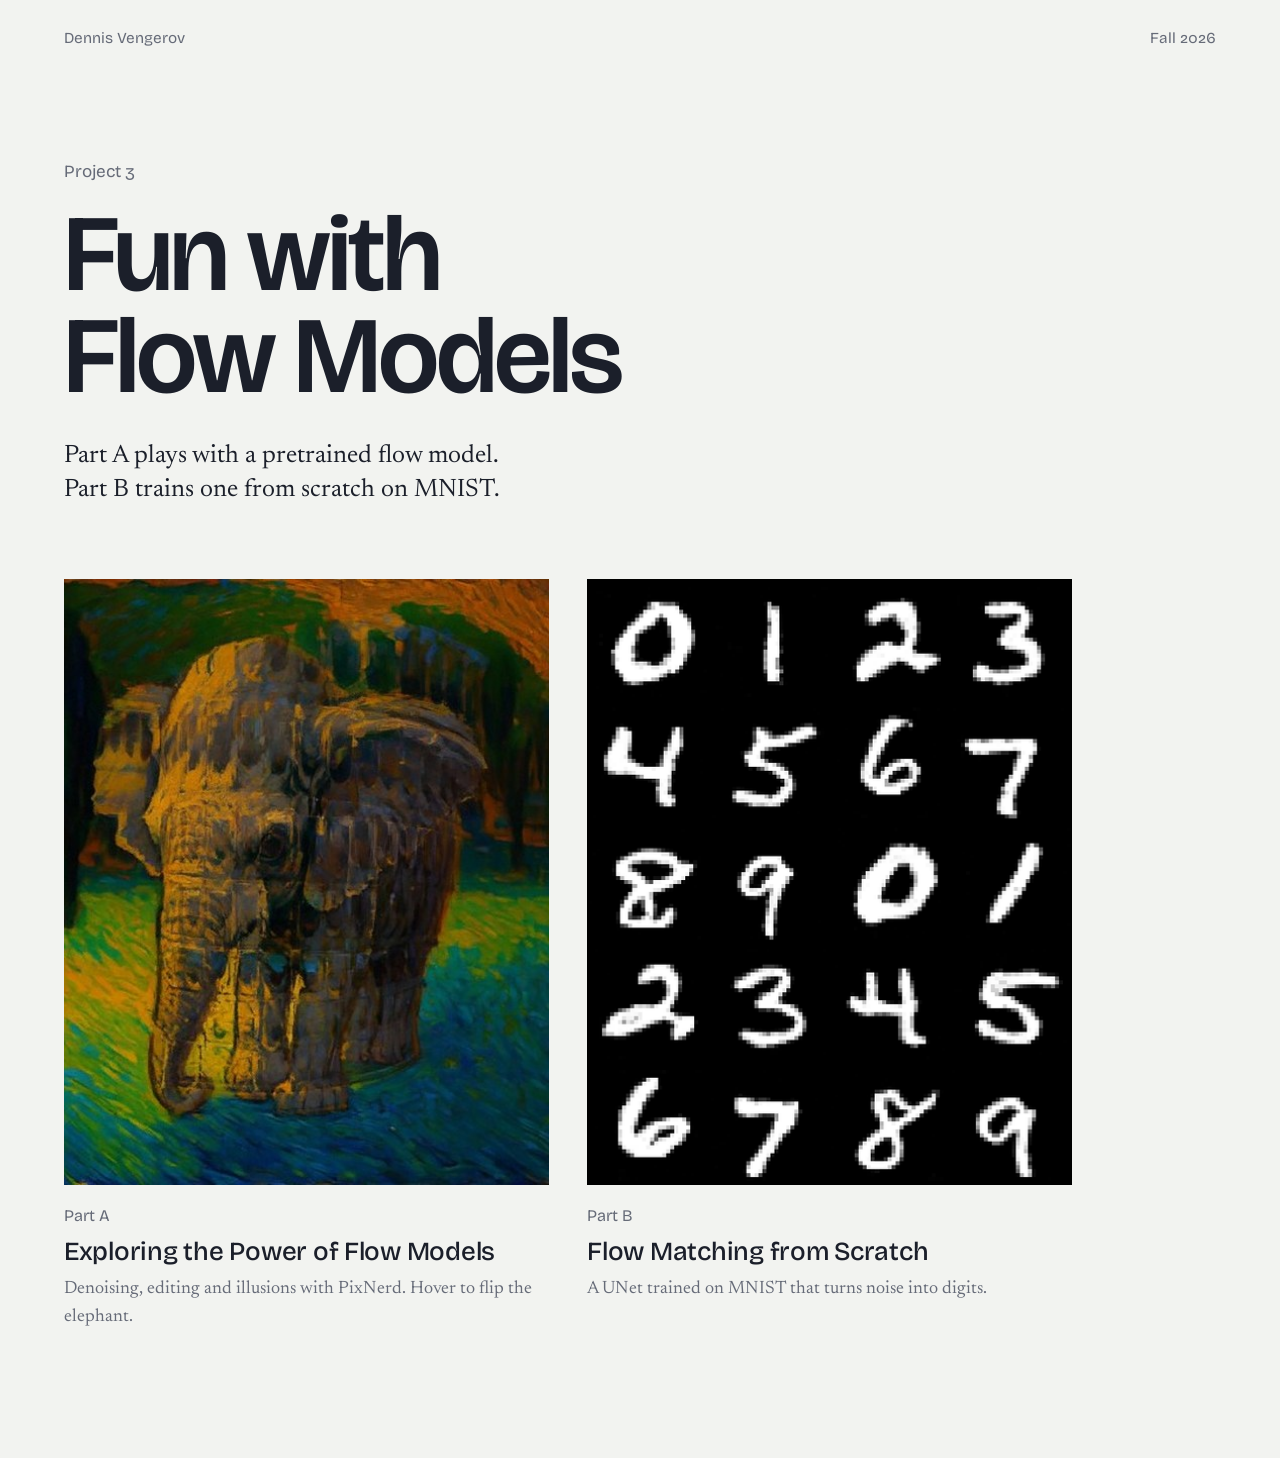
<file: 3/index.html>
<!doctype html>
<html lang="en">
<head>
<meta charset="utf-8">
<meta name="viewport" content="width=device-width, initial-scale=1">
<title>Project 3: Fun with Flow Models — CS 180</title>
<meta name="description" content="Project 3 in two parts: exploring a pretrained flow model, and training a flow matching model from scratch on MNIST.">
<link rel="preconnect" href="https://fonts.googleapis.com">
<link rel="preconnect" href="https://fonts.gstatic.com" crossorigin>
<link href="https://fonts.googleapis.com/css2?family=Bricolage+Grotesque:opsz,wght@12..96,400;12..96,500;12..96,600&family=Newsreader:ital,opsz,wght@0,6..72,400;0,6..72,500;1,6..72,400&display=swap" rel="stylesheet">
<link rel="stylesheet" href="../style.css">
</head>
<body>
<div class="wrap">

<nav class="nav">
  <a href="../index.html">Dennis Vengerov</a>
  <span>Fall 2026</span>
</nav>

<header class="masthead">
  <p class="kicker">Project 3</p>
  <h1>Fun with Flow Models</h1>
  <p class="deck">Part A plays with a pretrained flow model. Part B trains one from scratch on MNIST.</p>
</header>

<div class="parts">
  <a class="part-card flip" href="../3a/index.html">
    <div class="frame"><img src="./media/a_anagram.jpg" alt="Van Gogh style elephant that turns into the Colosseum when flipped" width="480" height="600"></div>
    <p class="part-label">Part A</p>
    <p class="project-title">Exploring the Power of Flow Models</p>
    <p class="project-sub">Denoising, editing and illusions with PixNerd. Hover to flip the elephant.</p>
  </a>
  <a class="part-card" href="../3b/index.html">
    <div class="frame"><img src="./media/b_epoch10.png" alt="Grid of generated MNIST digits 0 through 9" width="480" height="600"></div>
    <p class="part-label">Part B</p>
    <p class="project-title">Flow Matching from Scratch</p>
    <p class="project-sub">A UNet trained on MNIST that turns noise into digits.</p>
  </a>
</div>

</div>
</body>
</html>
</file>
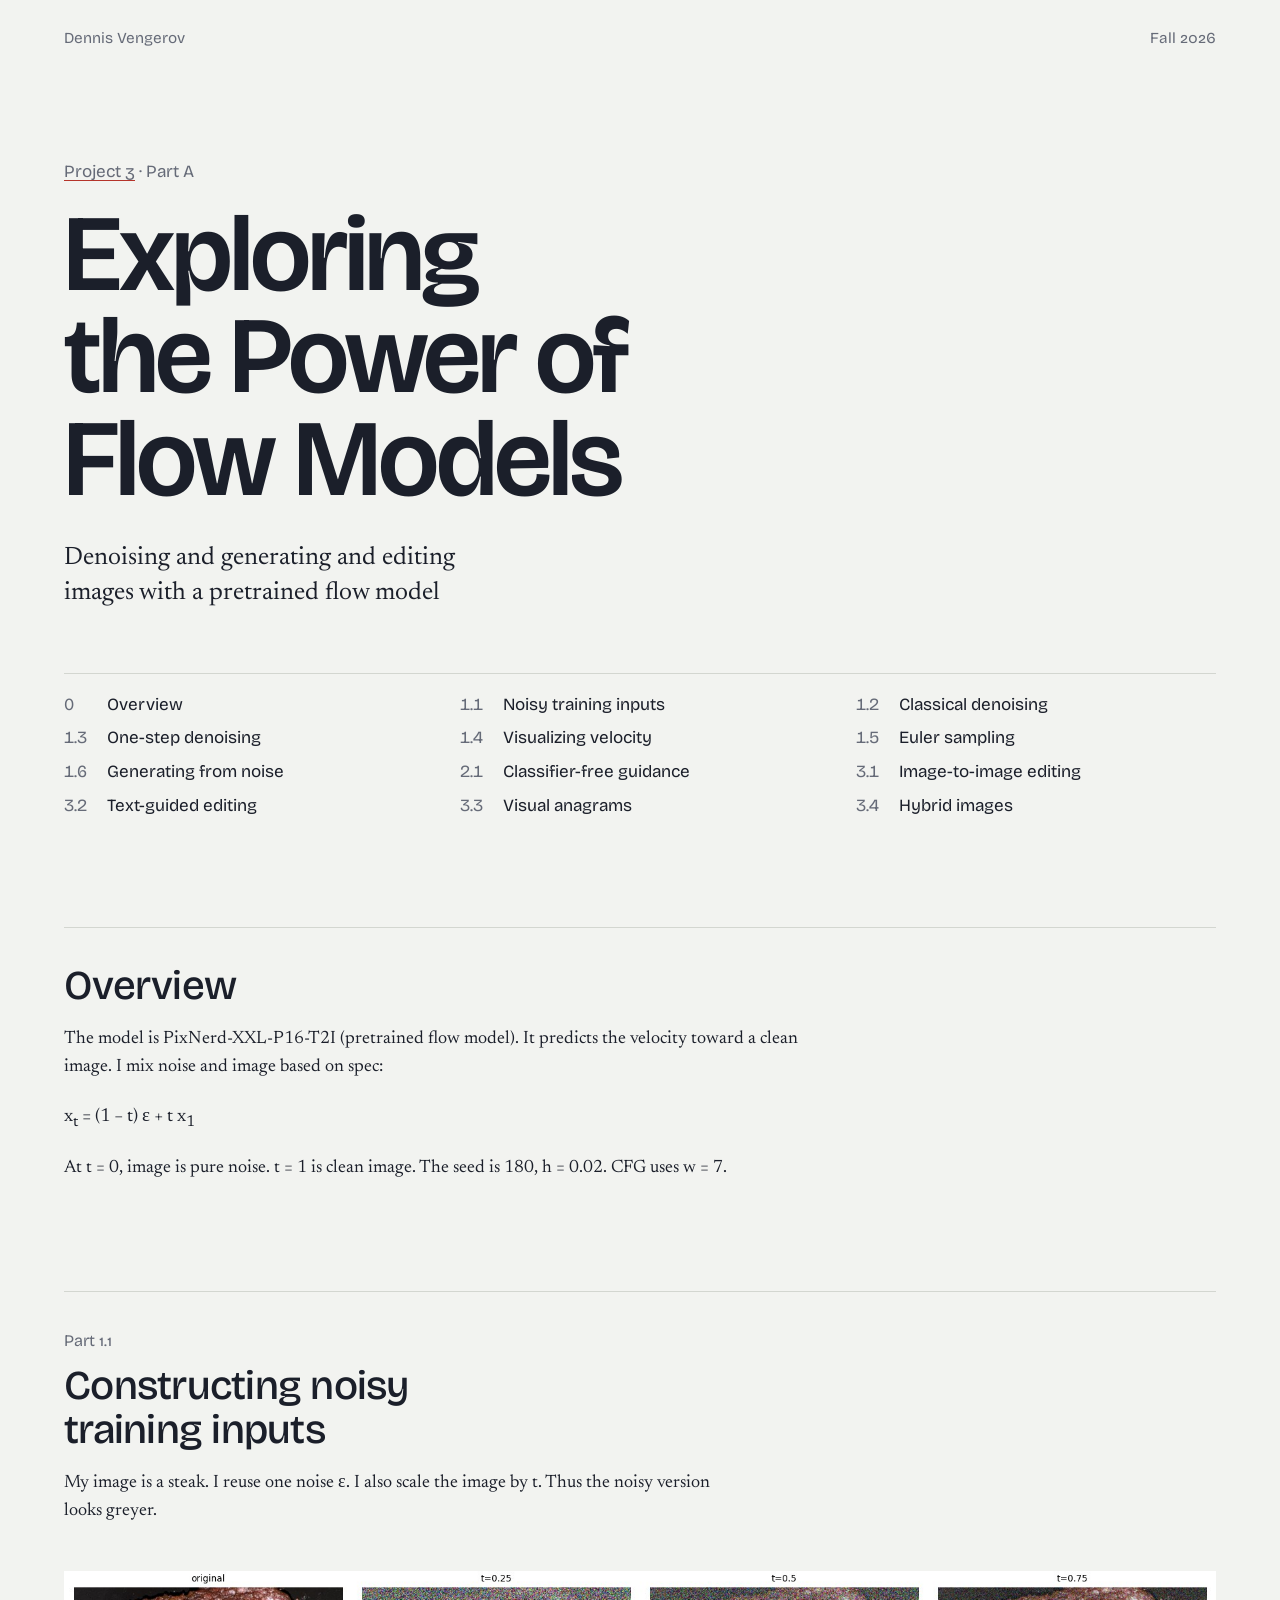
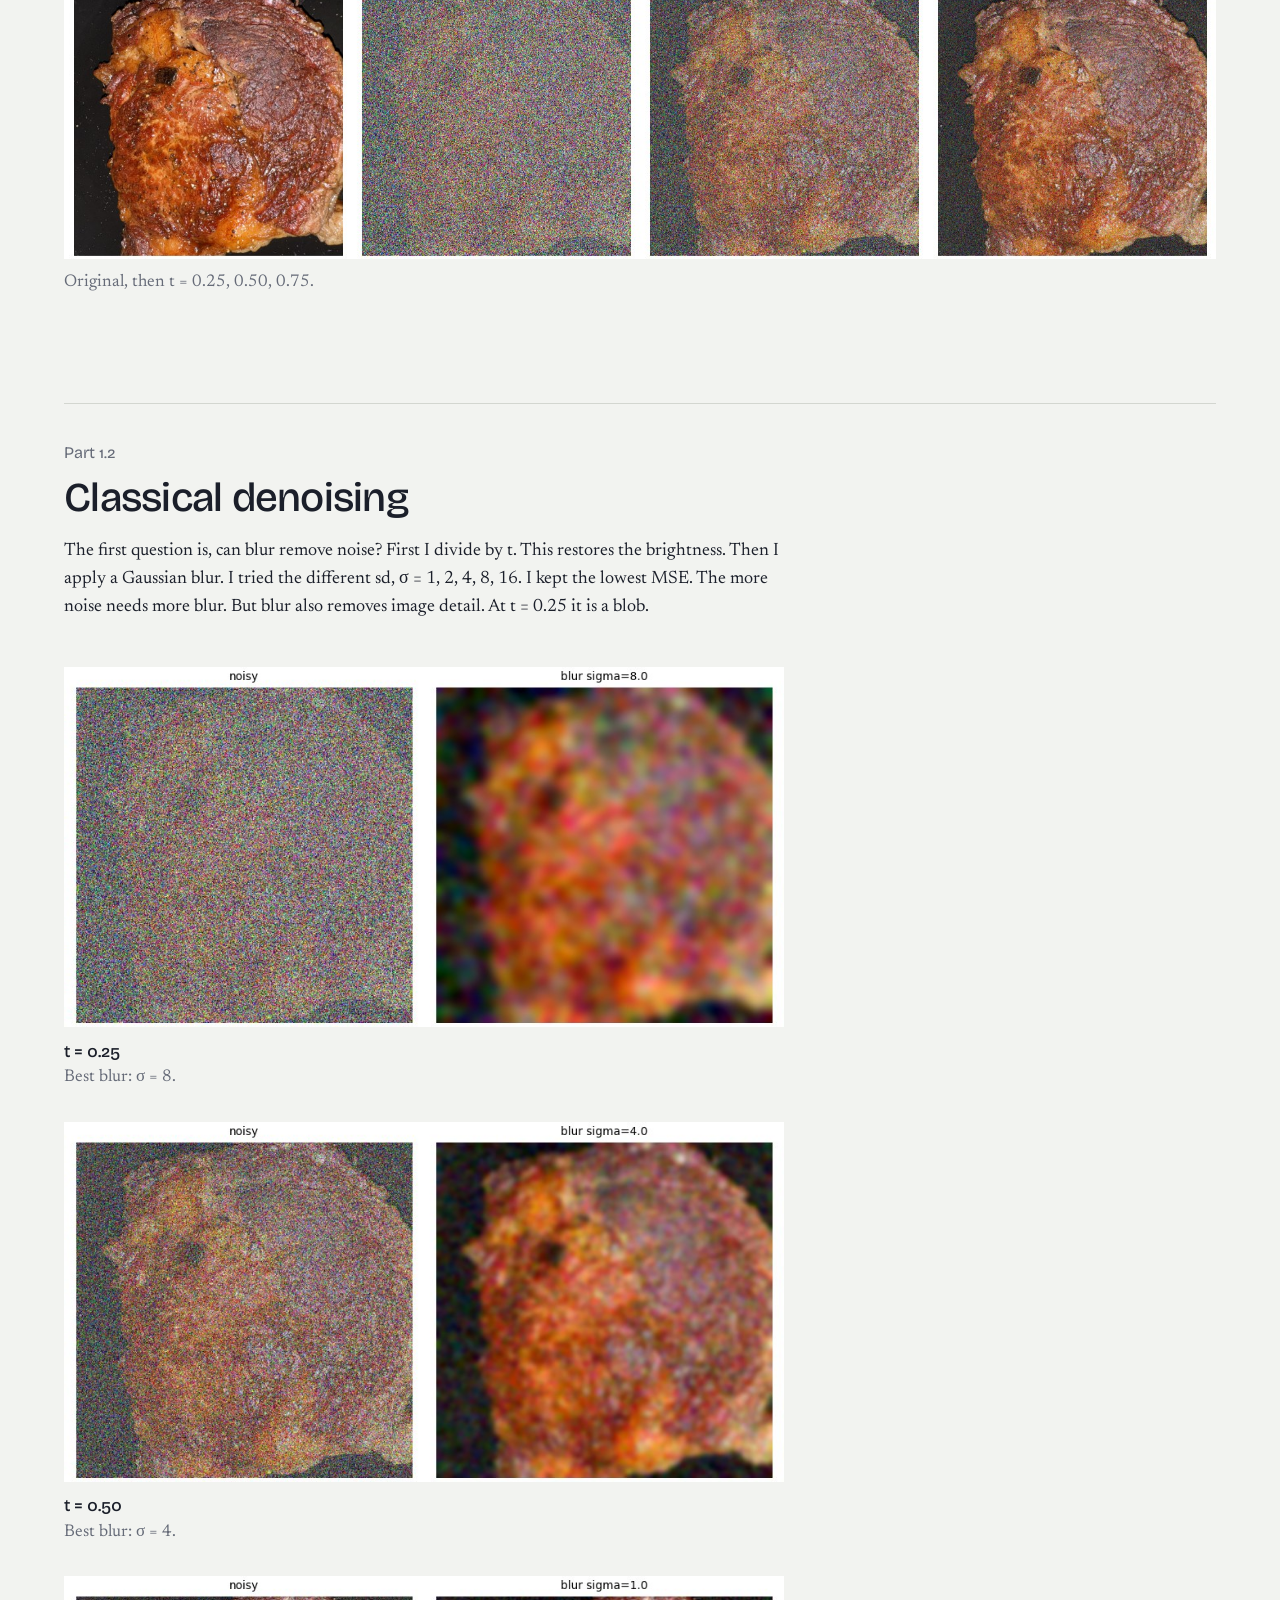
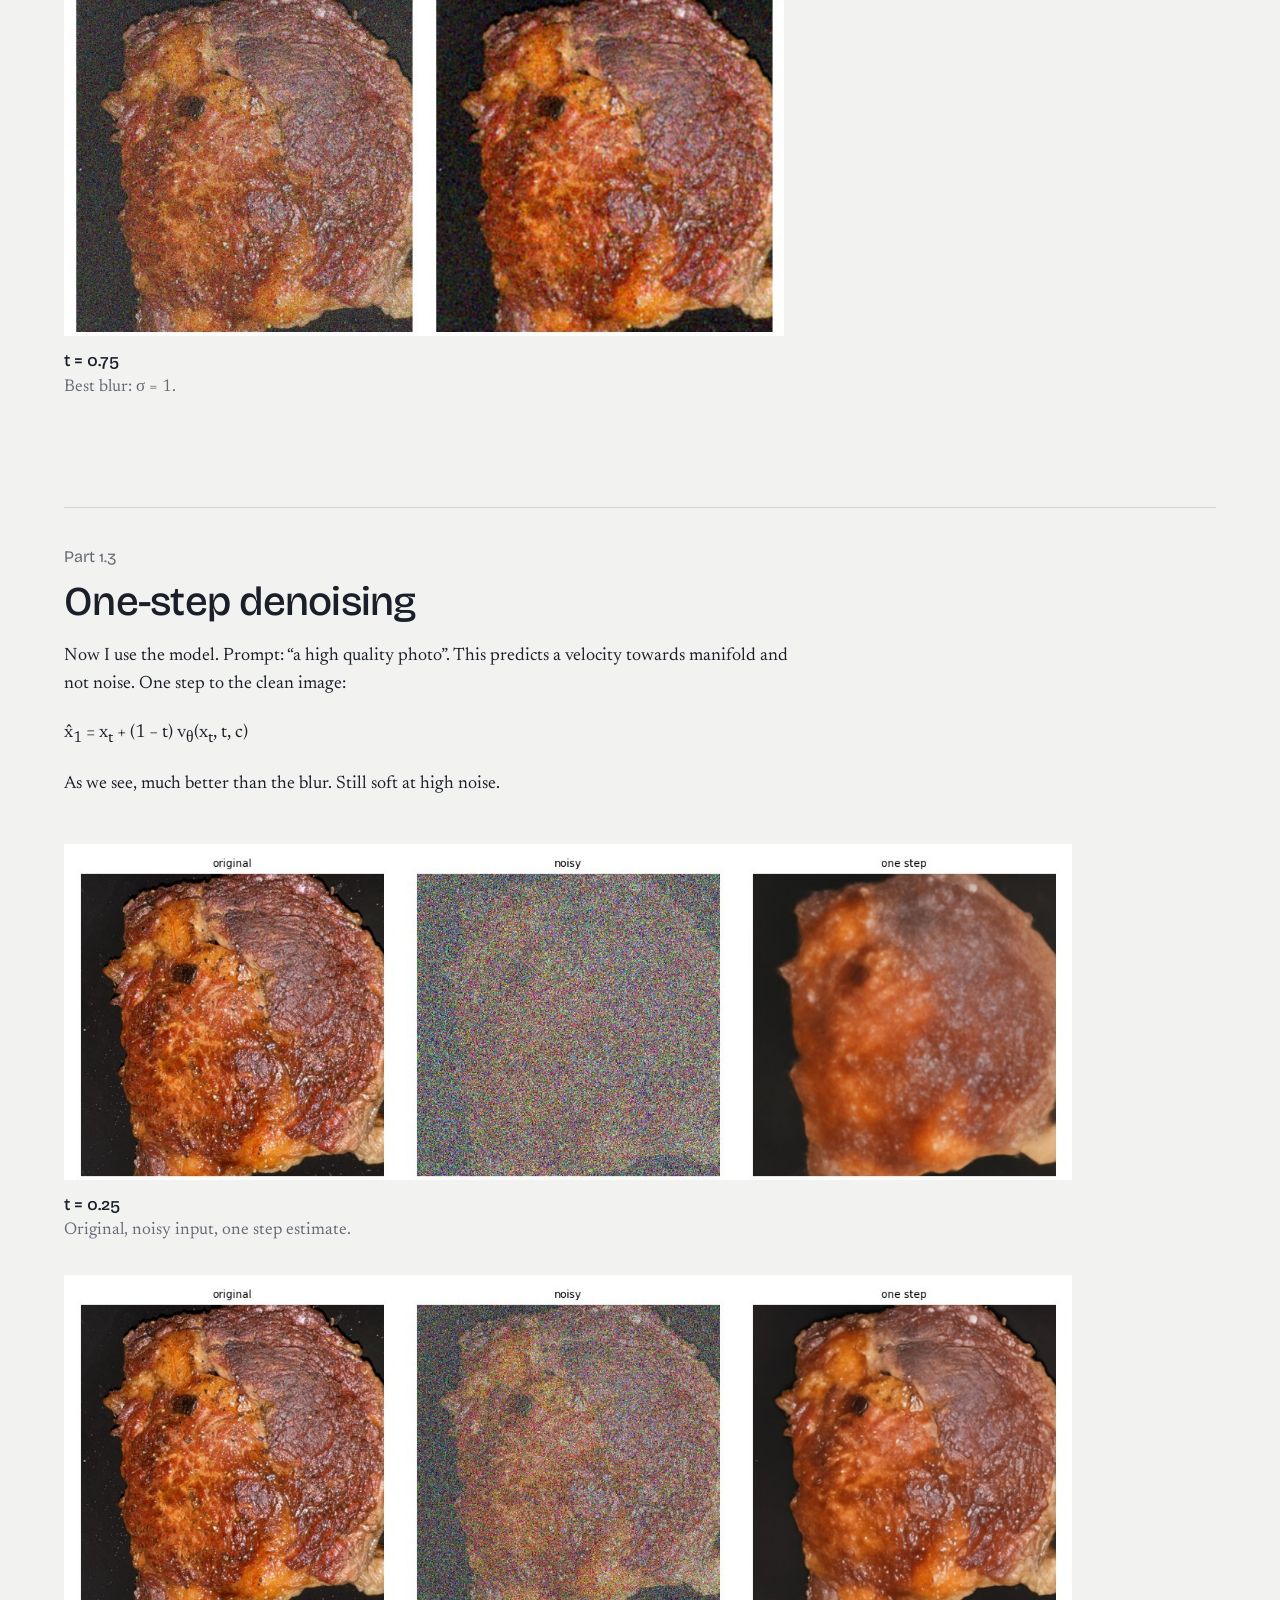
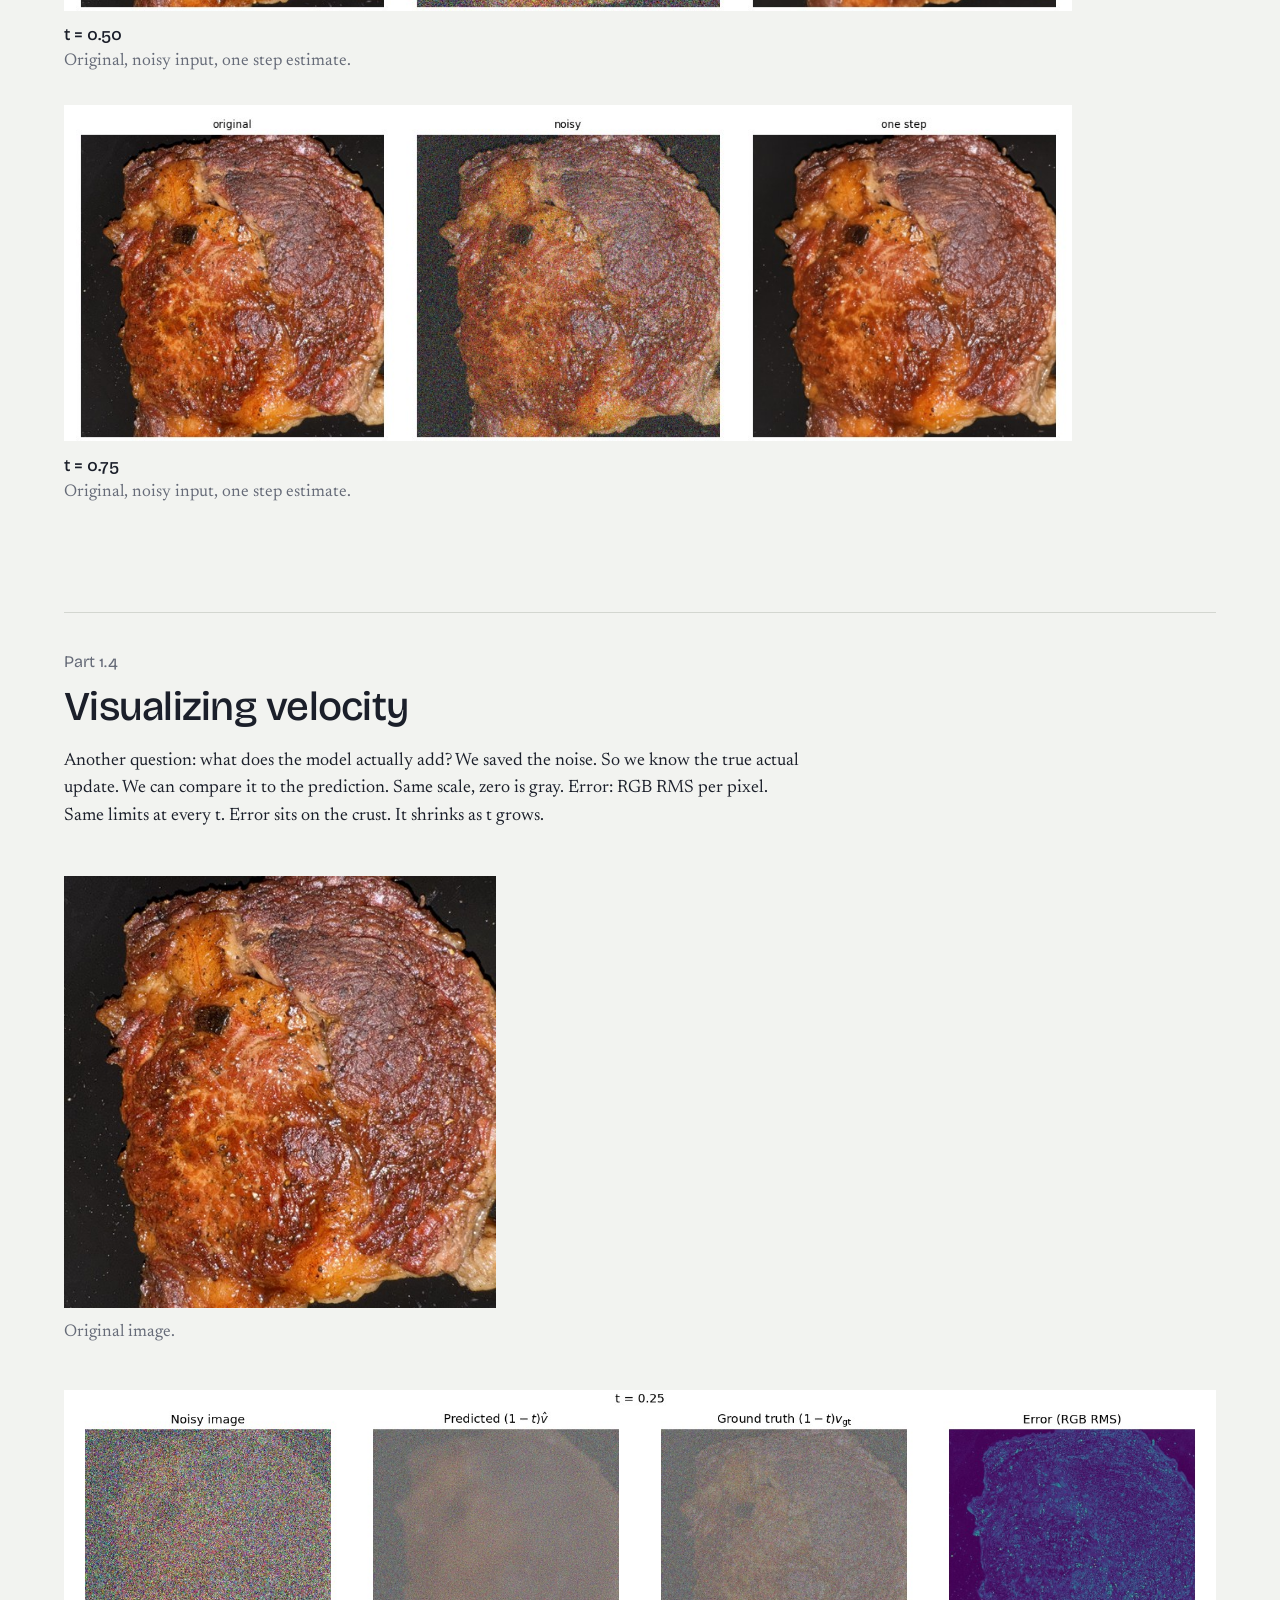
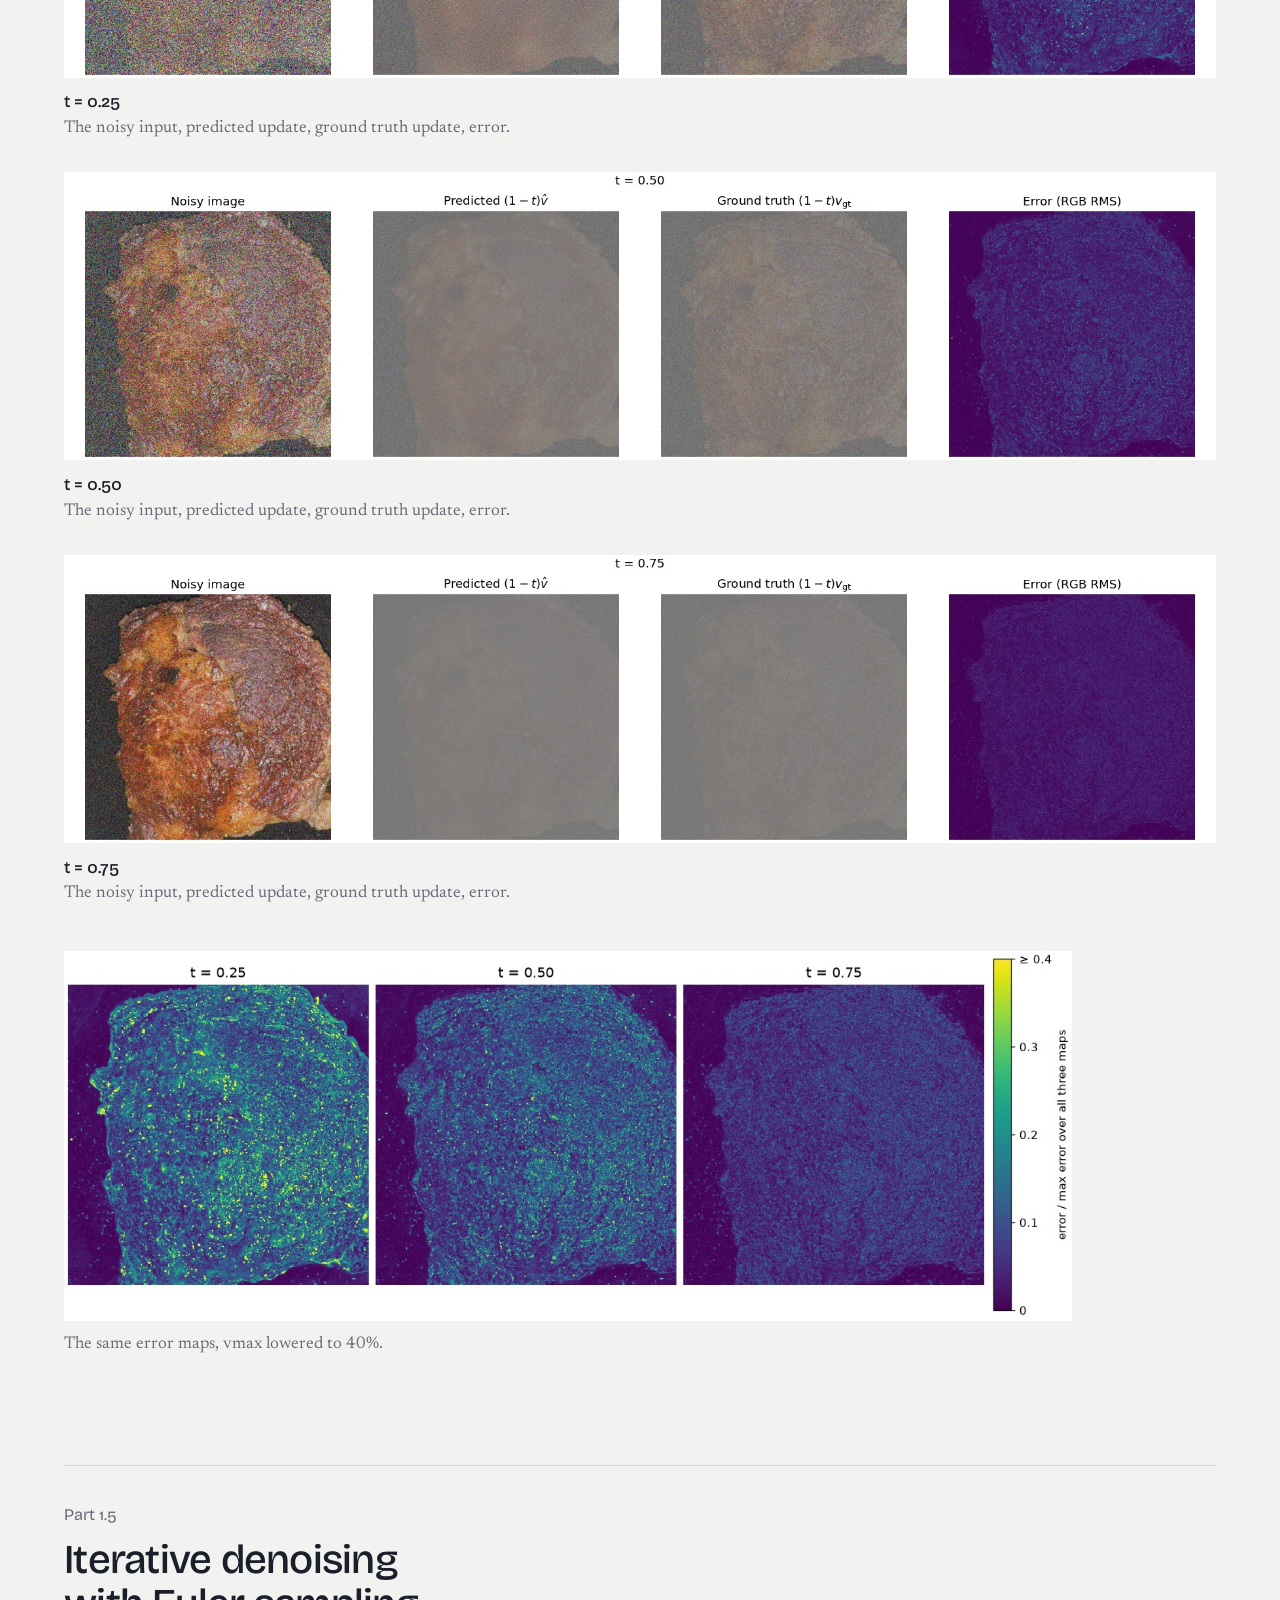
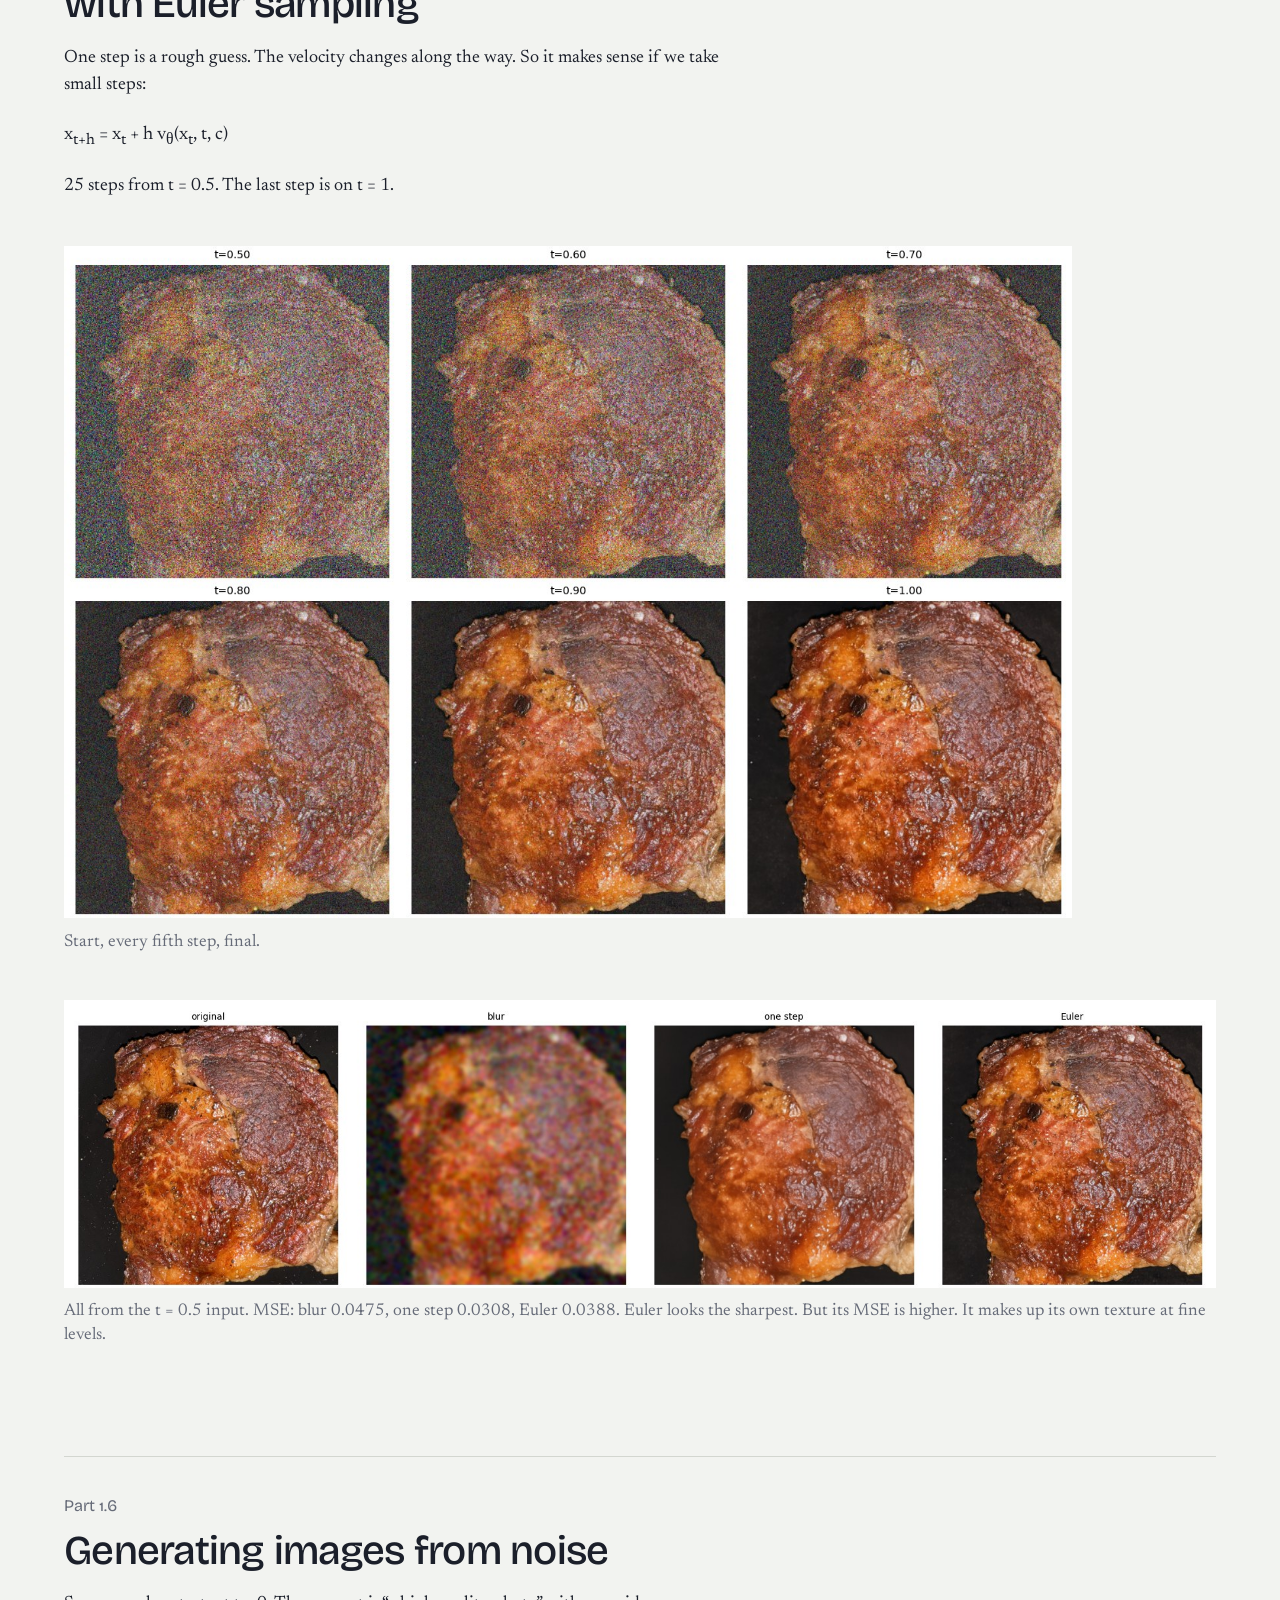
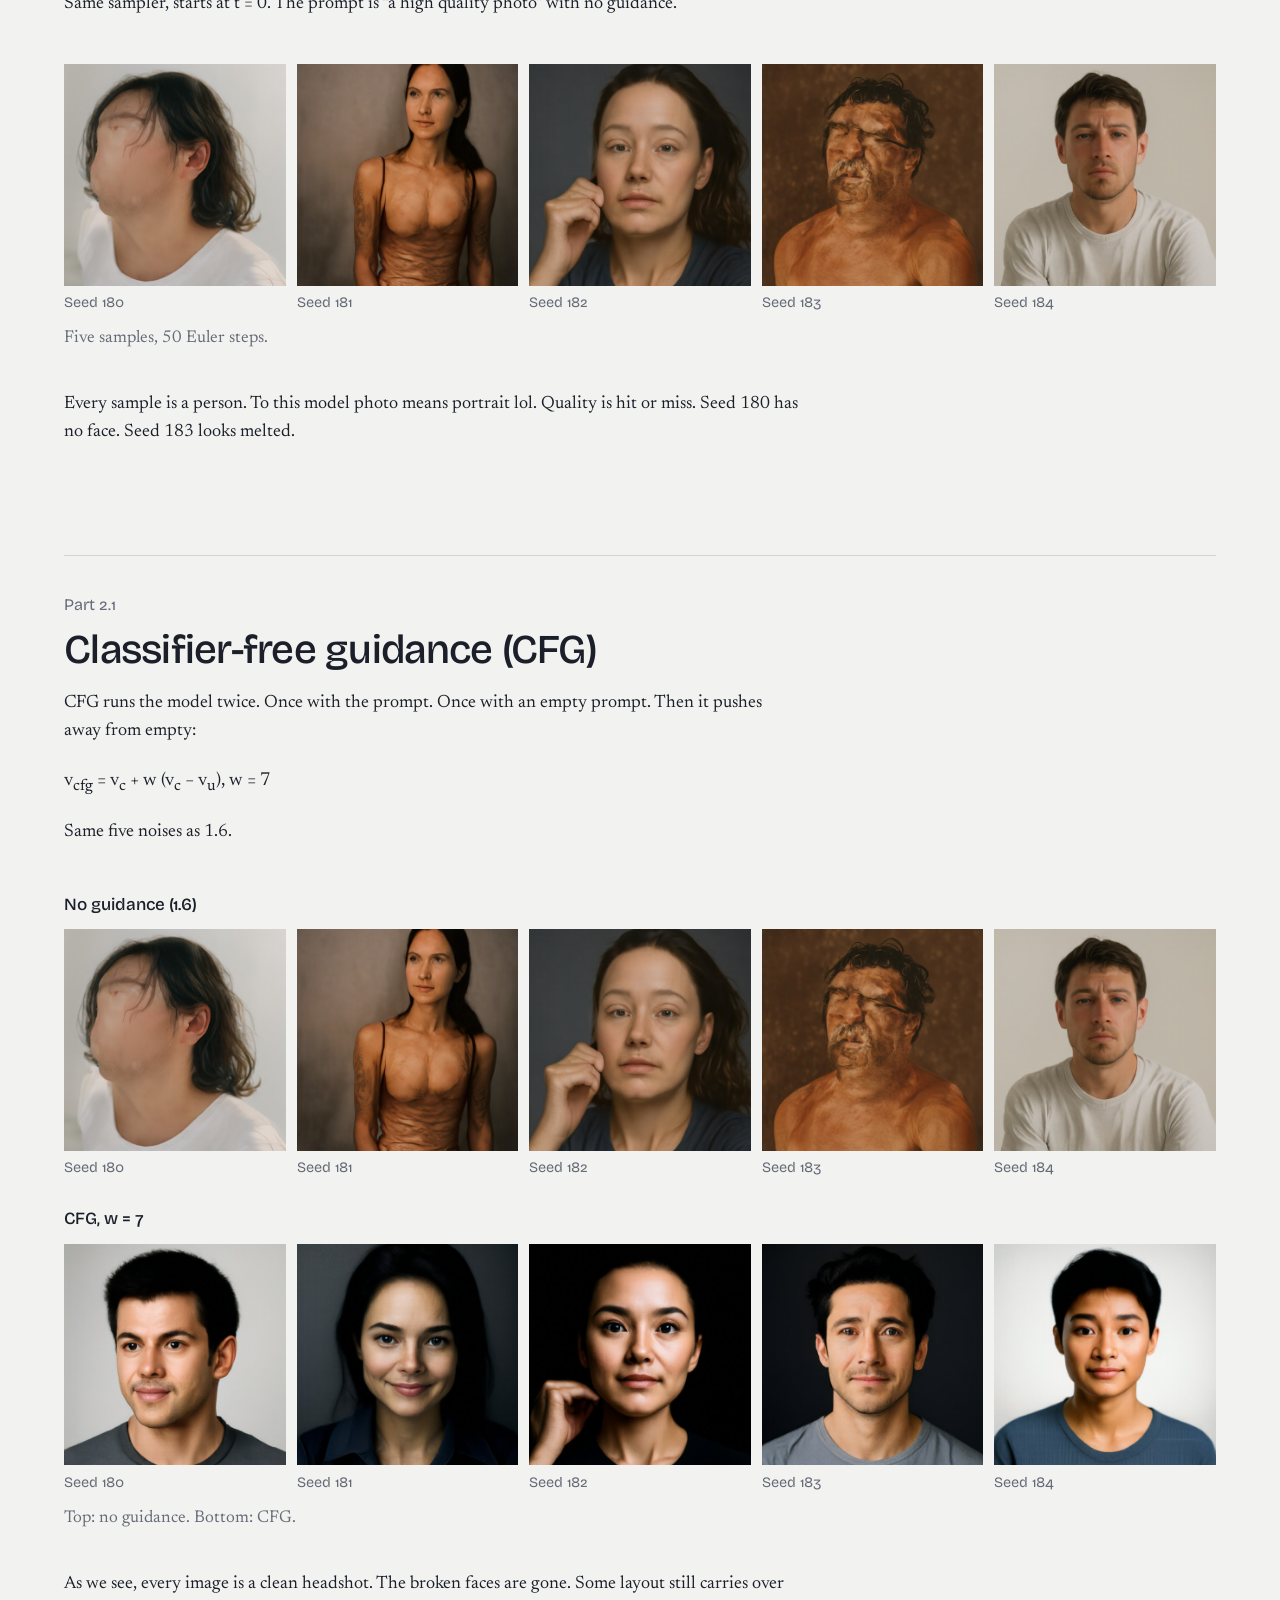
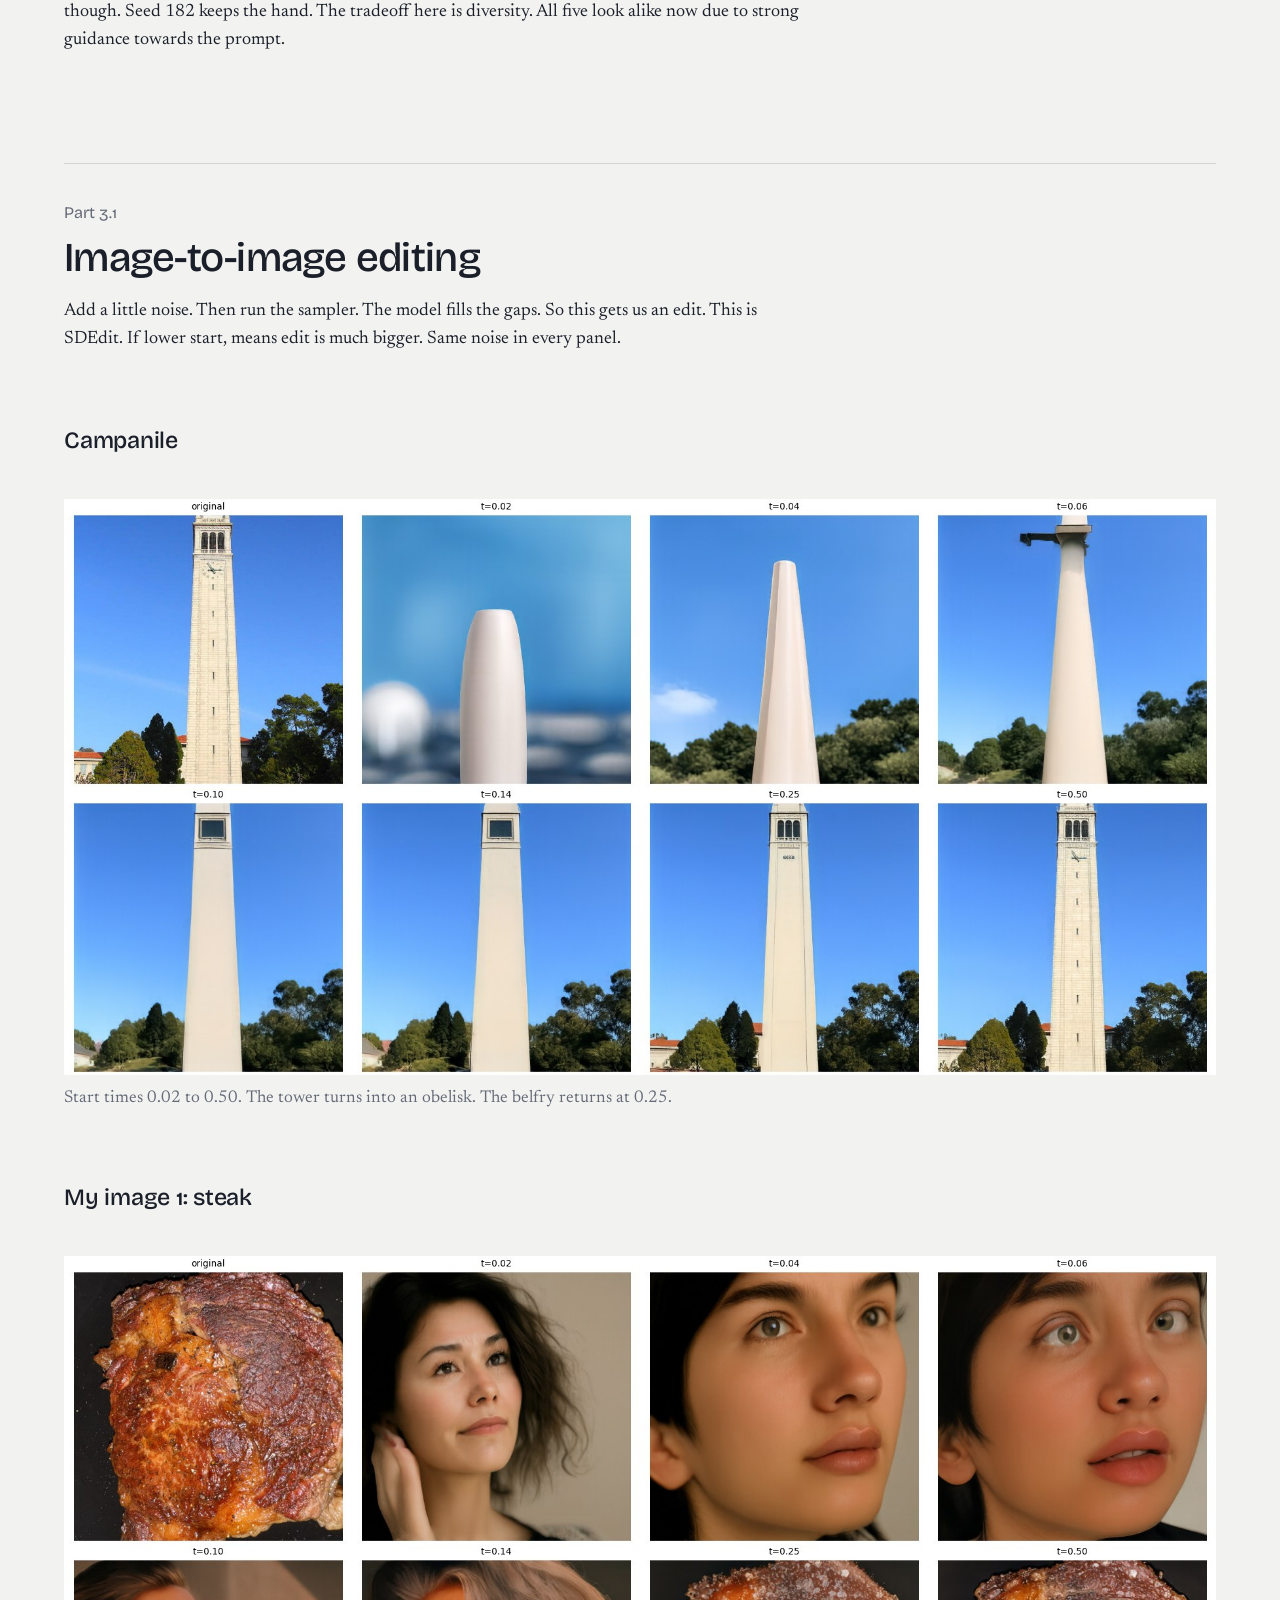
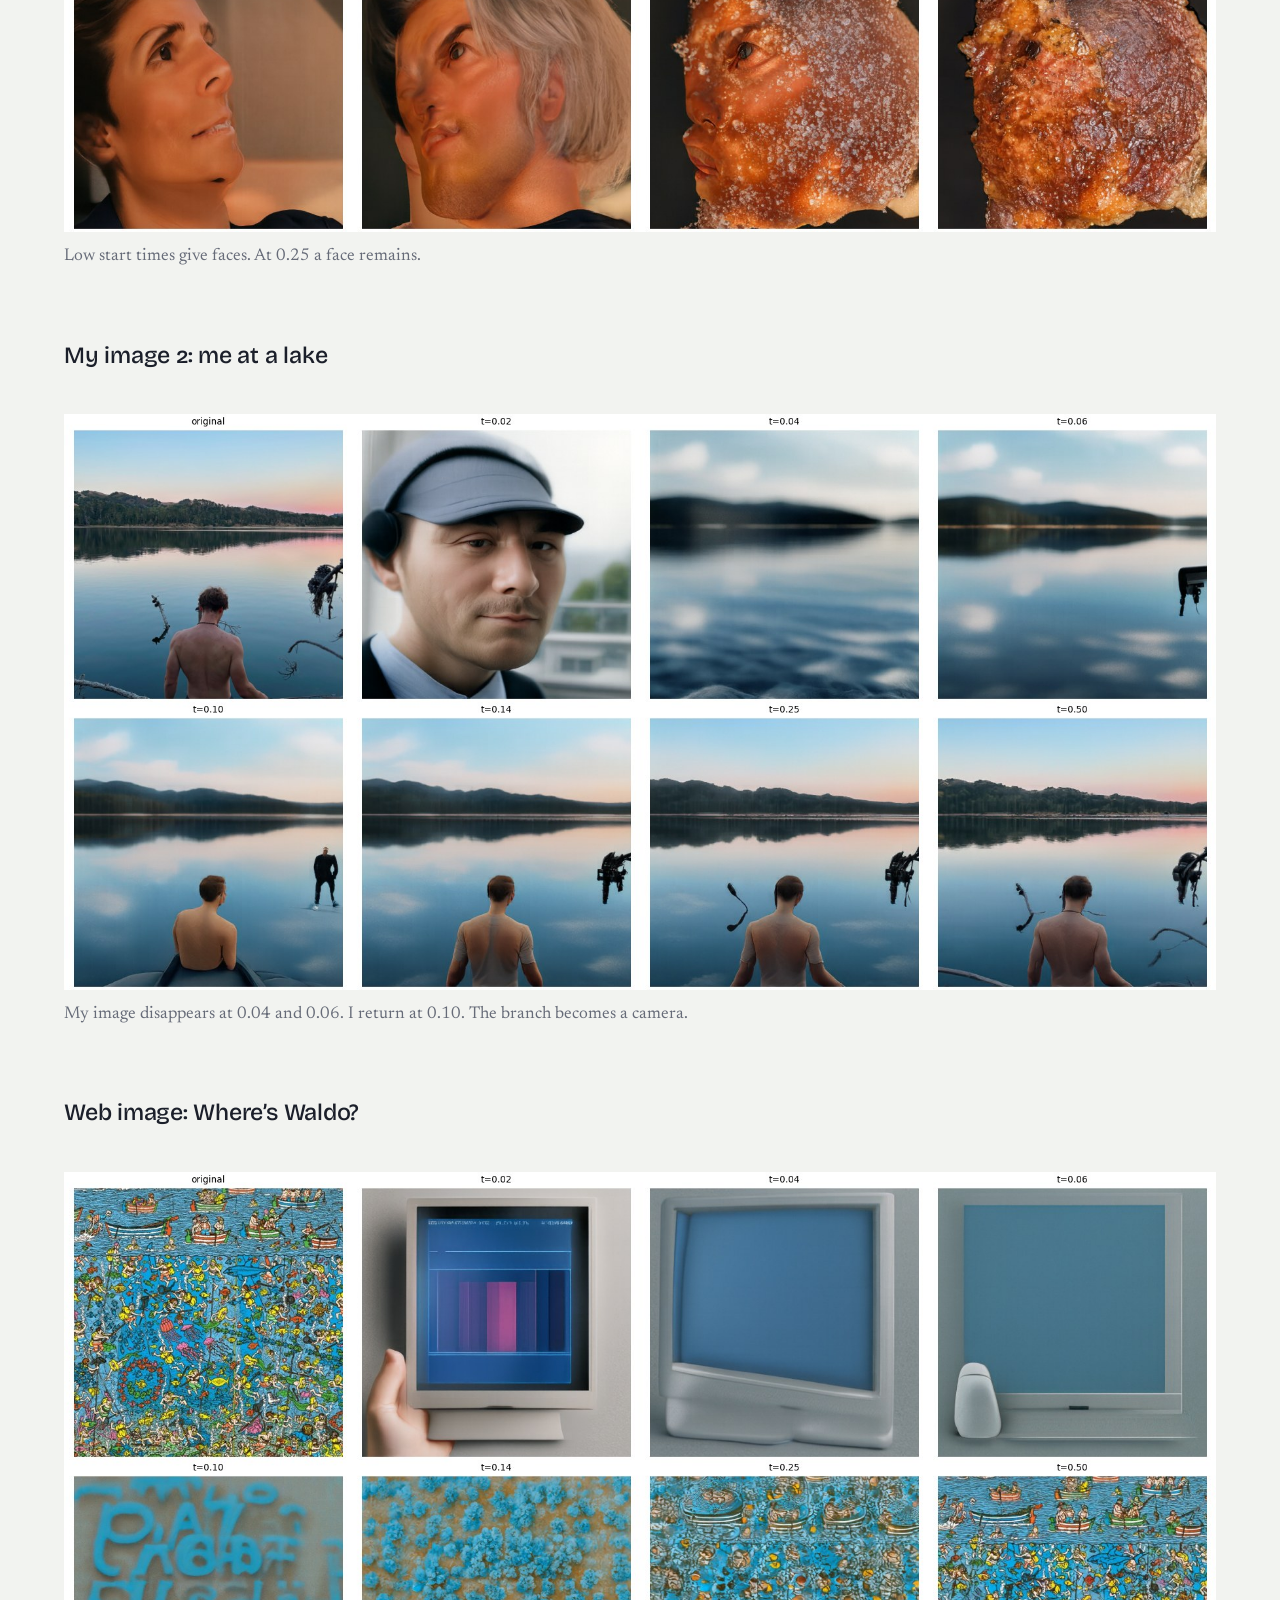
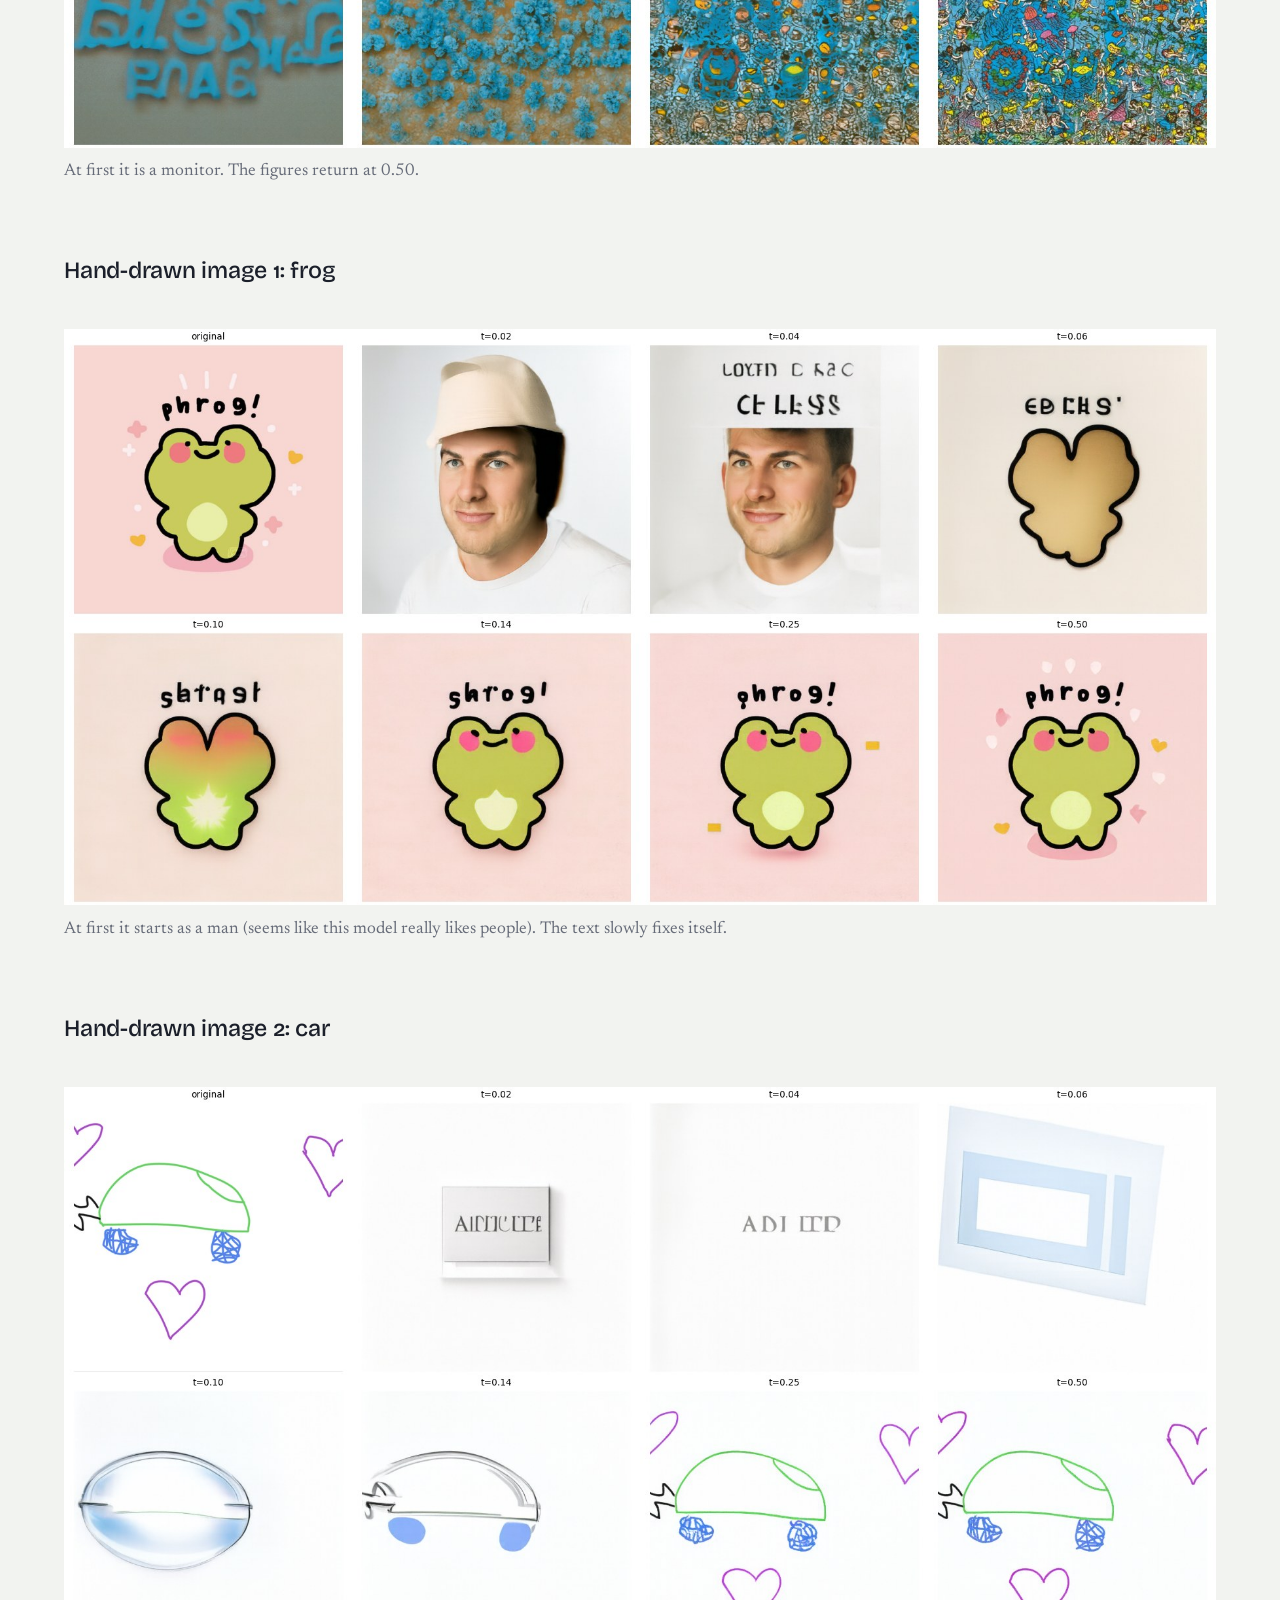
<file: 3a/index.html>
<!doctype html>
<html lang="en">
<head>
<meta charset="utf-8">
<meta name="viewport" content="width=device-width, initial-scale=1">
<title>Project 3A: Exploring the Power of Flow Models — CS 180</title>
<meta name="description" content="Denoising, sampling, classifier-free guidance, image editing, visual anagrams and hybrid images with the pretrained PixNerd flow model.">
<link rel="preconnect" href="https://fonts.googleapis.com">
<link rel="preconnect" href="https://fonts.gstatic.com" crossorigin>
<link href="https://fonts.googleapis.com/css2?family=Bricolage+Grotesque:opsz,wght@12..96,400;12..96,500;12..96,600&family=Newsreader:ital,opsz,wght@0,6..72,400;0,6..72,500;0,6..72,600;1,6..72,400&display=swap" rel="stylesheet">
<link rel="stylesheet" href="../style.css">
</head>
<body class="p2 p3">
<div class="wrap">

<nav class="nav">
  <a href="../index.html">Dennis Vengerov</a>
  <span>Fall 2026</span>
</nav>

<header class="masthead">
  <p class="kicker"><a href="../3/index.html">Project 3</a> · Part A</p>
  <h1>Exploring the Power of Flow Models</h1>
  <p class="deck">Denoising and generating and editing images with a pretrained flow model</p>
</header>

<nav class="toc" aria-label="Contents">
  <ol>
    <li><a href="#overview"><span class="n">0</span>Overview</a></li>
    <li><a href="#p11"><span class="n">1.1</span>Noisy training inputs</a></li>
    <li><a href="#p12"><span class="n">1.2</span>Classical denoising</a></li>
    <li><a href="#p13"><span class="n">1.3</span>One-step denoising</a></li>
    <li><a href="#p14"><span class="n">1.4</span>Visualizing velocity</a></li>
    <li><a href="#p15"><span class="n">1.5</span>Euler sampling</a></li>
    <li><a href="#p16"><span class="n">1.6</span>Generating from noise</a></li>
    <li><a href="#p21"><span class="n">2.1</span>Classifier-free guidance</a></li>
    <li><a href="#p31"><span class="n">3.1</span>Image-to-image editing</a></li>
    <li><a href="#p32"><span class="n">3.2</span>Text-guided editing</a></li>
    <li><a href="#p33"><span class="n">3.3</span>Visual anagrams</a></li>
    <li><a href="#p34"><span class="n">3.4</span>Hybrid images</a></li>
  </ol>
</nav>

<section class="part" id="overview">
  <h2>Overview</h2>
  <div class="text">
    <p>The model is PixNerd-XXL-P16-T2I (pretrained flow model). It predicts the velocity toward a clean image. I mix noise and image based on spec:</p>
    <p class="formula">x<sub>t</sub> = (1 − t) ε + t x<sub>1</sub></p>
    <p>At t = 0, image is pure noise. t = 1 is clean image. The seed is 180, h = 0.02. CFG uses w = 7.</p>
  </div>
</section>

<!-- ============================ PART 1.1 ============================ -->
<section class="part" id="p11">
  <p class="part-label">Part 1.1</p>
  <h2>Constructing noisy training inputs</h2>
  <div class="text">
    <p>My image is a steak. I reuse one noise ε. I also scale the image by t. Thus the noisy version looks greyer.</p>
  </div>
  <figure class="wide"><img src="./media/1_1_training_inputs.jpg" alt="Steak photo and its noisy versions at t = 0.25, 0.5 and 0.75" width="1760" height="440" loading="lazy"><figcaption class="cap"><p class="cap-note">Original, then t = 0.25, 0.50, 0.75.</p></figcaption></figure>
</section>

<!-- ============================ PART 1.2 ============================ -->
<section class="part" id="p12">
  <p class="part-label">Part 1.2</p>
  <h2>Classical denoising</h2>
  <div class="text">
    <p>The first question is, can blur remove noise? First I divide by t. This restores the brightness. Then I apply a Gaussian blur. I tried the different sd, σ = 1, 2, 4, 8, 16. I kept the lowest MSE. The more noise needs more blur. But blur also removes image detail. At t = 0.25 it is a blob.</p>
  </div>
  <div class="stack s">
    <figure><img src="./media/1_2_blur_0.25.jpg" alt="Noisy input at t = 0.25 and its Gaussian blur with sigma 8" width="880" height="440" loading="lazy"><figcaption class="cap"><p class="cap-title">t = 0.25</p><p class="cap-note">Best blur: σ = 8.</p></figcaption></figure>
    <figure><img src="./media/1_2_blur_0.50.jpg" alt="Noisy input at t = 0.5 and its Gaussian blur with sigma 4" width="880" height="440" loading="lazy"><figcaption class="cap"><p class="cap-title">t = 0.50</p><p class="cap-note">Best blur: σ = 4.</p></figcaption></figure>
    <figure><img src="./media/1_2_blur_0.75.jpg" alt="Noisy input at t = 0.75 and its Gaussian blur with sigma 1" width="880" height="440" loading="lazy"><figcaption class="cap"><p class="cap-title">t = 0.75</p><p class="cap-note">Best blur: σ = 1.</p></figcaption></figure>
  </div>
</section>

<!-- ============================ PART 1.3 ============================ -->
<section class="part" id="p13">
  <p class="part-label">Part 1.3</p>
  <h2>One-step denoising</h2>
  <div class="text">
    <p>Now I use the model. Prompt: “a high quality photo”. This predicts a velocity towards manifold and not noise. One step to the clean image:</p>
    <p class="formula">x̂<sub>1</sub> = x<sub>t</sub> + (1 − t) v<sub>θ</sub>(x<sub>t</sub>, t, c)</p>
    <p>As we see, much better than the blur. Still soft at high noise.</p>
  </div>
  <div class="stack m">
    <figure><img src="./media/1_3_one_step_0.25.jpg" alt="Original, noisy input at t = 0.25, and one-step estimate" width="1320" height="440" loading="lazy"><figcaption class="cap"><p class="cap-title">t = 0.25</p><p class="cap-note">Original, noisy input, one step estimate.</p></figcaption></figure>
    <figure><img src="./media/1_3_one_step_0.50.jpg" alt="Original, noisy input at t = 0.5, and one-step estimate" width="1320" height="440" loading="lazy"><figcaption class="cap"><p class="cap-title">t = 0.50</p><p class="cap-note">Original, noisy input, one step estimate.</p></figcaption></figure>
    <figure><img src="./media/1_3_one_step_0.75.jpg" alt="Original, noisy input at t = 0.75, and one-step estimate" width="1320" height="440" loading="lazy"><figcaption class="cap"><p class="cap-title">t = 0.75</p><p class="cap-note">Original, noisy input, one step estimate.</p></figcaption></figure>
  </div>
</section>

<!-- ============================ PART 1.4 ============================ -->
<section class="part" id="p14">
  <p class="part-label">Part 1.4</p>
  <h2>Visualizing velocity</h2>
  <div class="text">
    <p>Another question: what does the model actually add? We saved the noise. So we know the true actual update. We can compare it to the prediction. Same scale, zero is gray. Error: RGB RMS per pixel. Same limits at every t. Error sits on the crust. It shrinks as t grows.</p>
  </div>
  <figure class="fig-s"><img src="./media/1_4_original.jpg" alt="The original steak image" width="512" height="512" loading="lazy"><figcaption class="cap"><p class="cap-note">Original image.</p></figcaption></figure>
  <div class="stack">
    <figure><img src="./media/1_4_velocity_0.25.jpg" alt="At t = 0.25: noisy image, predicted update, ground-truth update and error heatmap" width="1760" height="440" loading="lazy"><figcaption class="cap"><p class="cap-title">t = 0.25</p><p class="cap-note">The noisy input, predicted update, ground truth update, error.</p></figcaption></figure>
    <figure><img src="./media/1_4_velocity_0.50.jpg" alt="At t = 0.5: noisy image, predicted update, ground-truth update and error heatmap" width="1760" height="440" loading="lazy"><figcaption class="cap"><p class="cap-title">t = 0.50</p><p class="cap-note">The noisy input, predicted update, ground truth update, error.</p></figcaption></figure>
    <figure><img src="./media/1_4_velocity_0.75.jpg" alt="At t = 0.75: noisy image, predicted update, ground-truth update and error heatmap" width="1760" height="440" loading="lazy"><figcaption class="cap"><p class="cap-title">t = 0.75</p><p class="cap-note">The noisy input, predicted update, ground truth update, error.</p></figcaption></figure>
  </div>
  <figure class="fig-l"><img src="./media/1_4_error_tight.jpg" alt="The three error heatmaps on a tighter shared color scale" width="1320" height="484" loading="lazy"><figcaption class="cap"><p class="cap-note">The same error maps, vmax lowered to 40%.</p></figcaption></figure>
</section>

<!-- ============================ PART 1.5 ============================ -->
<section class="part" id="p15">
  <p class="part-label">Part 1.5</p>
  <h2>Iterative denoising with Euler sampling</h2>
  <div class="text">
    <p>One step is a rough guess. The velocity changes along the way. So it makes sense if we take small steps:</p>
    <p class="formula">x<sub>t+h</sub> = x<sub>t</sub> + h v<sub>θ</sub>(x<sub>t</sub>, t, c)</p>
    <p>25 steps from t = 0.5. The last step is on t = 1.</p>
  </div>
  <figure class="fig-l"><img src="./media/1_5_trajectory.jpg" alt="Euler trajectory from t = 0.5 to t = 1 in steps of 0.1" width="1320" height="880" loading="lazy"><figcaption class="cap"><p class="cap-note">Start, every fifth step, final.</p></figcaption></figure>
  <figure class="wide"><img src="./media/1_5_comparison.jpg" alt="Original, Gaussian blur, one-step estimate and Euler result for the t = 0.5 input" width="1760" height="440" loading="lazy"><figcaption class="cap"><p class="cap-note">All from the t = 0.5 input. MSE: blur 0.0475, one step 0.0308, Euler 0.0388. Euler looks the sharpest. But its MSE is higher. It makes up its own texture at fine levels.</p></figcaption></figure>
</section>

<!-- ============================ PART 1.6 ============================ -->
<section class="part" id="p16">
  <p class="part-label">Part 1.6</p>
  <h2>Generating images from noise</h2>
  <div class="text">
    <p>Same sampler, starts at t = 0. The prompt is “a high quality photo” with no guidance.</p>
  </div>
  <figure class="wide samples-fig">
    <div class="samples">
      <figure><img src="./media/1_6_seed180.jpg" alt="Sample from seed 180: a person with a smeared, faceless head" width="512" height="512" loading="lazy"><figcaption>Seed 180</figcaption></figure>
      <figure><img src="./media/1_6_seed181.jpg" alt="Sample from seed 181: a woman with tattoos against a gray wall" width="512" height="512" loading="lazy"><figcaption>Seed 181</figcaption></figure>
      <figure><img src="./media/1_6_seed182.jpg" alt="Sample from seed 182: a woman with her hand on her cheek" width="512" height="512" loading="lazy"><figcaption>Seed 182</figcaption></figure>
      <figure><img src="./media/1_6_seed183.jpg" alt="Sample from seed 183: a distorted face of an older man" width="512" height="512" loading="lazy"><figcaption>Seed 183</figcaption></figure>
      <figure><img src="./media/1_6_seed184.jpg" alt="Sample from seed 184: a man in a gray T-shirt" width="512" height="512" loading="lazy"><figcaption>Seed 184</figcaption></figure>
    </div>
    <figcaption class="cap"><p class="cap-note">Five samples, 50 Euler steps.</p></figcaption>
  </figure>
  <div class="text">
    <p>Every sample is a person. To this model photo means portrait lol. Quality is hit or miss. Seed 180 has no face. Seed 183 looks melted.</p>
  </div>
</section>

<!-- ============================ PART 2.1 ============================ -->
<section class="part" id="p21">
  <p class="part-label">Part 2.1</p>
  <h2>Classifier-free guidance (CFG)</h2>
  <div class="text">
    <p>CFG runs the model twice. Once with the prompt. Once with an empty prompt. Then it pushes away from empty:</p>
    <p class="formula">v<sub>cfg</sub> = v<sub>c</sub> + w (v<sub>c</sub> − v<sub>u</sub>),   w = 7</p>
    <p>Same five noises as 1.6.</p>
  </div>
  <figure class="wide samples-fig">
    <p class="row-label">No guidance (1.6)</p>
    <div class="samples">
      <figure><img src="./media/1_6_seed180.jpg" alt="Unguided sample, seed 180" width="512" height="512" loading="lazy"><figcaption>Seed 180</figcaption></figure>
      <figure><img src="./media/1_6_seed181.jpg" alt="Unguided sample, seed 181" width="512" height="512" loading="lazy"><figcaption>Seed 181</figcaption></figure>
      <figure><img src="./media/1_6_seed182.jpg" alt="Unguided sample, seed 182" width="512" height="512" loading="lazy"><figcaption>Seed 182</figcaption></figure>
      <figure><img src="./media/1_6_seed183.jpg" alt="Unguided sample, seed 183" width="512" height="512" loading="lazy"><figcaption>Seed 183</figcaption></figure>
      <figure><img src="./media/1_6_seed184.jpg" alt="Unguided sample, seed 184" width="512" height="512" loading="lazy"><figcaption>Seed 184</figcaption></figure>
    </div>
    <p class="row-label">CFG, w = 7</p>
    <div class="samples">
      <figure><img src="./media/2_1_cfg_seed180.jpg" alt="CFG sample, seed 180: a smiling man against a light background" width="512" height="512" loading="lazy"><figcaption>Seed 180</figcaption></figure>
      <figure><img src="./media/2_1_cfg_seed181.jpg" alt="CFG sample, seed 181: a smiling woman with dark hair" width="512" height="512" loading="lazy"><figcaption>Seed 181</figcaption></figure>
      <figure><img src="./media/2_1_cfg_seed182.jpg" alt="CFG sample, seed 182: a woman with her hand near her cheek on a black background" width="512" height="512" loading="lazy"><figcaption>Seed 182</figcaption></figure>
      <figure><img src="./media/2_1_cfg_seed183.jpg" alt="CFG sample, seed 183: a man in a gray T-shirt on a black background" width="512" height="512" loading="lazy"><figcaption>Seed 183</figcaption></figure>
      <figure><img src="./media/2_1_cfg_seed184.jpg" alt="CFG sample, seed 184: a young man in a blue sweater" width="512" height="512" loading="lazy"><figcaption>Seed 184</figcaption></figure>
    </div>
    <figcaption class="cap"><p class="cap-note">Top: no guidance. Bottom: CFG.</p></figcaption>
  </figure>
  <div class="text">
    <p>As we see, every image is a clean headshot. The broken faces are gone. Some layout still carries over though. Seed 182 keeps the hand. The tradeoff here is diversity. All five look alike now due to strong guidance towards the prompt.</p>
  </div>
</section>

<!-- ============================ PART 3.1 ============================ -->
<section class="part" id="p31">
  <p class="part-label">Part 3.1</p>
  <h2>Image-to-image editing</h2>
  <div class="text">
    <p>Add a little noise. Then run the sampler. The model fills the gaps. So this gets us an edit. This is SDEdit. If lower start, means edit is much bigger. Same noise in every panel.</p>
  </div>

  <h3>Campanile</h3>
  <figure class="wide"><img src="./media/3_1_campanile.jpg" alt="Campanile and its edits at starting times 0.02 to 0.50" width="1760" height="880" loading="lazy"><figcaption class="cap"><p class="cap-note">Start times 0.02 to 0.50. The tower turns into an obelisk. The belfry returns at 0.25.</p></figcaption></figure>

  <h3>My image 1: steak</h3>
  <figure class="wide"><img src="./media/3_1_steak.jpg" alt="Steak photo and its edits at starting times 0.02 to 0.50" width="1760" height="880" loading="lazy"><figcaption class="cap"><p class="cap-note">Low start times give faces. At 0.25 a face remains.</p></figcaption></figure>

  <h3>My image 2: me at a lake</h3>
  <figure class="wide"><img src="./media/3_1_lake.jpg" alt="Photo of me in a lake at dusk and its edits at starting times 0.02 to 0.50" width="1760" height="880" loading="lazy"><figcaption class="cap"><p class="cap-note">My image disappears at 0.04 and 0.06. I return at 0.10. The branch becomes a camera.</p></figcaption></figure>

  <h3>Web image: Where’s Waldo?</h3>
  <figure class="wide"><img src="./media/3_1_web.jpg" alt="A Where's Waldo underwater scene and its edits at starting times 0.02 to 0.50" width="1760" height="880" loading="lazy"><figcaption class="cap"><p class="cap-note">At first it is a monitor. The figures return at 0.50.</p></figcaption></figure>

  <h3>Hand-drawn image 1: frog</h3>
  <figure class="wide"><img src="./media/3_1_drawing_frog.jpg" alt="A cartoon frog drawing labeled phrog and its edits at starting times 0.02 to 0.50" width="1760" height="880" loading="lazy"><figcaption class="cap"><p class="cap-note">At first it starts as a man (seems like this model really likes people). The text slowly fixes itself.</p></figcaption></figure>

  <h3>Hand-drawn image 2: car</h3>
  <figure class="wide"><img src="./media/3_1_drawing_car.jpg" alt="A line drawing of a car with hearts and its edits at starting times 0.02 to 0.50" width="1760" height="880" loading="lazy"><figcaption class="cap"><p class="cap-note">Thin lines don’t survive noise. At 0.14 it is a silver car. From 0.25 it is the drawing.</p></figcaption></figure>
</section>

<!-- ============================ PART 3.2 ============================ -->
<section class="part" id="p32">
  <p class="part-label">Part 3.2</p>
  <h2>Text-guided image editing</h2>
  <div class="text">
    <p>Same as 3.1. But with my own prompt. Low start follows the prompt. High start keeps the image. The middle mixes both.</p>
  </div>

  <h3>Campanile</h3>
  <figure class="wide"><img src="./media/3_2_campanile.jpg" alt="Campanile edited toward an elephant tusk at starting times 0.02 to 0.50" width="1760" height="880" loading="lazy"><figcaption class="cap"><p class="cap-note">Prompt: “An elephant tusk in the middle of UC Berkeley”. Middle times give an ivory tower (as the Campanile shape is same).</p></figcaption></figure>

  <h3>Steak</h3>
  <figure class="wide"><img src="./media/3_2_steak.jpg" alt="Steak edited toward an exploding planet Earth at starting times 0.02 to 0.50" width="1760" height="880" loading="lazy"><figcaption class="cap"><p class="cap-note">Prompt: “The planet earth after a nuclear bomb explodes”. The steak becomes the globe.</p></figcaption></figure>

  <h3>Me at a lake</h3>
  <figure class="wide"><img src="./media/3_2_lake.jpg" alt="Lake photo edited toward an alien planet with an explorer at starting times 0.02 to 0.50" width="1760" height="880" loading="lazy"><figcaption class="cap"><p class="cap-note">Prompt: “The surface of a foreign planet with a lonely explorer”. I get a space helmet.</p></figcaption></figure>
</section>

<!-- ============================ PART 3.3 ============================ -->
<section class="part" id="p33">
  <p class="part-label">Part 3.3</p>
  <h2>Visual anagrams</h2>
  <div class="text">
    <p>One image and two prompts. For each step, use two velocities. Upright with prompt 1. Then flip 180° and use prompt 2. I flip the second one back. Then I average the velocities. Prompts are as typed.</p>
  </div>

  <h3>Elephant and Colosseum</h3>
  <div class="pair natural">
    <figure><img src="./media/3_3_anagram_0.jpg" alt="Van Gogh style painting of an elephant" width="512" height="512" loading="lazy"><figcaption class="cap"><p class="cap-title">Upright</p><p class="cap-note">“Vang Gogh style paining of an Elephant”</p></figcaption></figure>
    <figure><img src="./media/3_3_anagram_0_rot.jpg" alt="The same painting rotated 180 degrees, showing a ruined arcaded building" width="512" height="512" loading="lazy"><figcaption class="cap"><p class="cap-title">Rotated 180°</p><p class="cap-note">“Vang Gogh style painting of the Colloseum”</p></figcaption></figure>
  </div>

  <h3>Little girl and old guy</h3>
  <div class="pair natural">
    <figure><img src="./media/3_3_anagram_1.jpg" alt="Cartoon of a little girl with a black bob in the style of Yoshitomo Nara" width="512" height="512" loading="lazy"><figcaption class="cap"><p class="cap-title">Upright</p><p class="cap-note">“Yoshitomo Nara Art Style (mixes cute cartoon aesthetics with dark, punk-rock rebellion, deep loneliness, and anti-war or anti-authority themes) of a Little girl”</p></figcaption></figure>
    <figure><img src="./media/3_3_anagram_1_rot.jpg" alt="The same image rotated 180 degrees, showing a bald figure with a black beard" width="512" height="512" loading="lazy"><figcaption class="cap"><p class="cap-title">Rotated 180°</p><p class="cap-note">“Yoshitomo Nara Art Style (mixes cute cartoon aesthetics with dark, punk-rock rebellion, deep loneliness, and anti-war or anti-authority themes) of a old guy”</p></figcaption></figure>
  </div>
</section>

<!-- ============================ PART 3.4 ============================ -->
<section class="part" id="p34">
  <p class="part-label">Part 3.4</p>
  <h2>Hybrid images</h2>
  <div class="text">
    <p>Like the Project 2 hybrids. But on the velocity with every step. Low frequencies for the far prompt. High frequencies for the near prompt. Split with a Gaussian blur. σ = 16, kernel 265. To see results, look at the small version. Or step back. Both are two different images, cool!?</p>
  </div>
  <div class="hybrids">
    <figure><div class="sizes"><img class="big" src="./media/3_4_hybrid_1.jpg" alt="Hybrid: a red mushroom cloud up close that reads as a heart from far away" width="512" height="512" loading="lazy"><img class="tiny" src="./media/3_4_hybrid_1_far.png" alt="The same hybrid at 64 by 64 pixels" width="64" height="64" loading="lazy"></div><figcaption class="cap"><p class="cap-title">Near explosion, far heart</p><p class="cap-note">Near: “lithograph style painting of a nuclear explosion”<br>Far: “Lithograph style painting of a heart”</p></figcaption></figure>
    <figure><div class="sizes"><img class="big" src="./media/3_4_hybrid_0.jpg" alt="Hybrid: a misty forest lake up close that reads as a dark car silhouette from far away" width="512" height="512" loading="lazy"><img class="tiny" src="./media/3_4_hybrid_0_far.png" alt="The same hybrid at 64 by 64 pixels" width="64" height="64" loading="lazy"></div><figcaption class="cap"><p class="cap-title">Near lake, far car</p><p class="cap-note">Near: “a lithograph of a lake”<br>Far: “a lithograph of a a car”</p></figcaption></figure>
  </div>
</section>

<footer>
  <p class="foot-nav"><a href="../3b/index.html">Part B: Flow Matching from Scratch</a></p>
</footer>

</div>
</body>
</html>
</file>
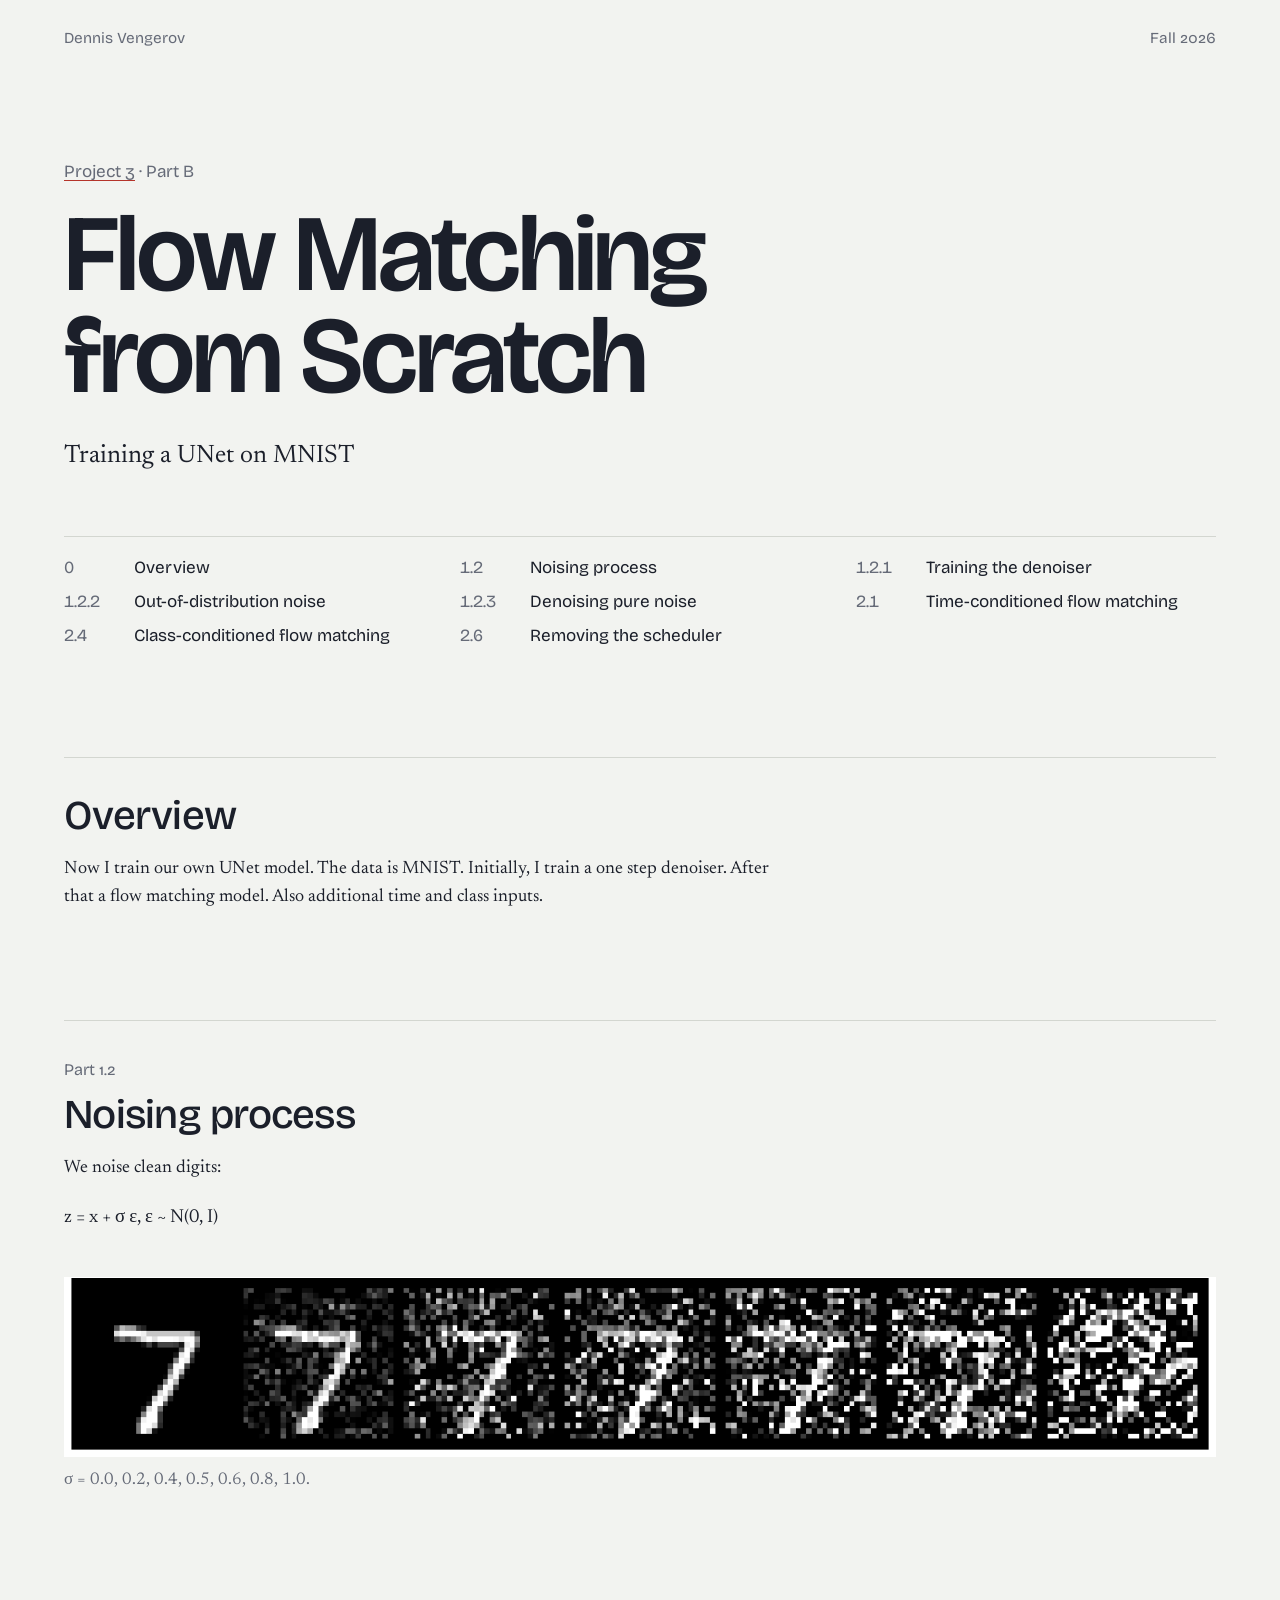
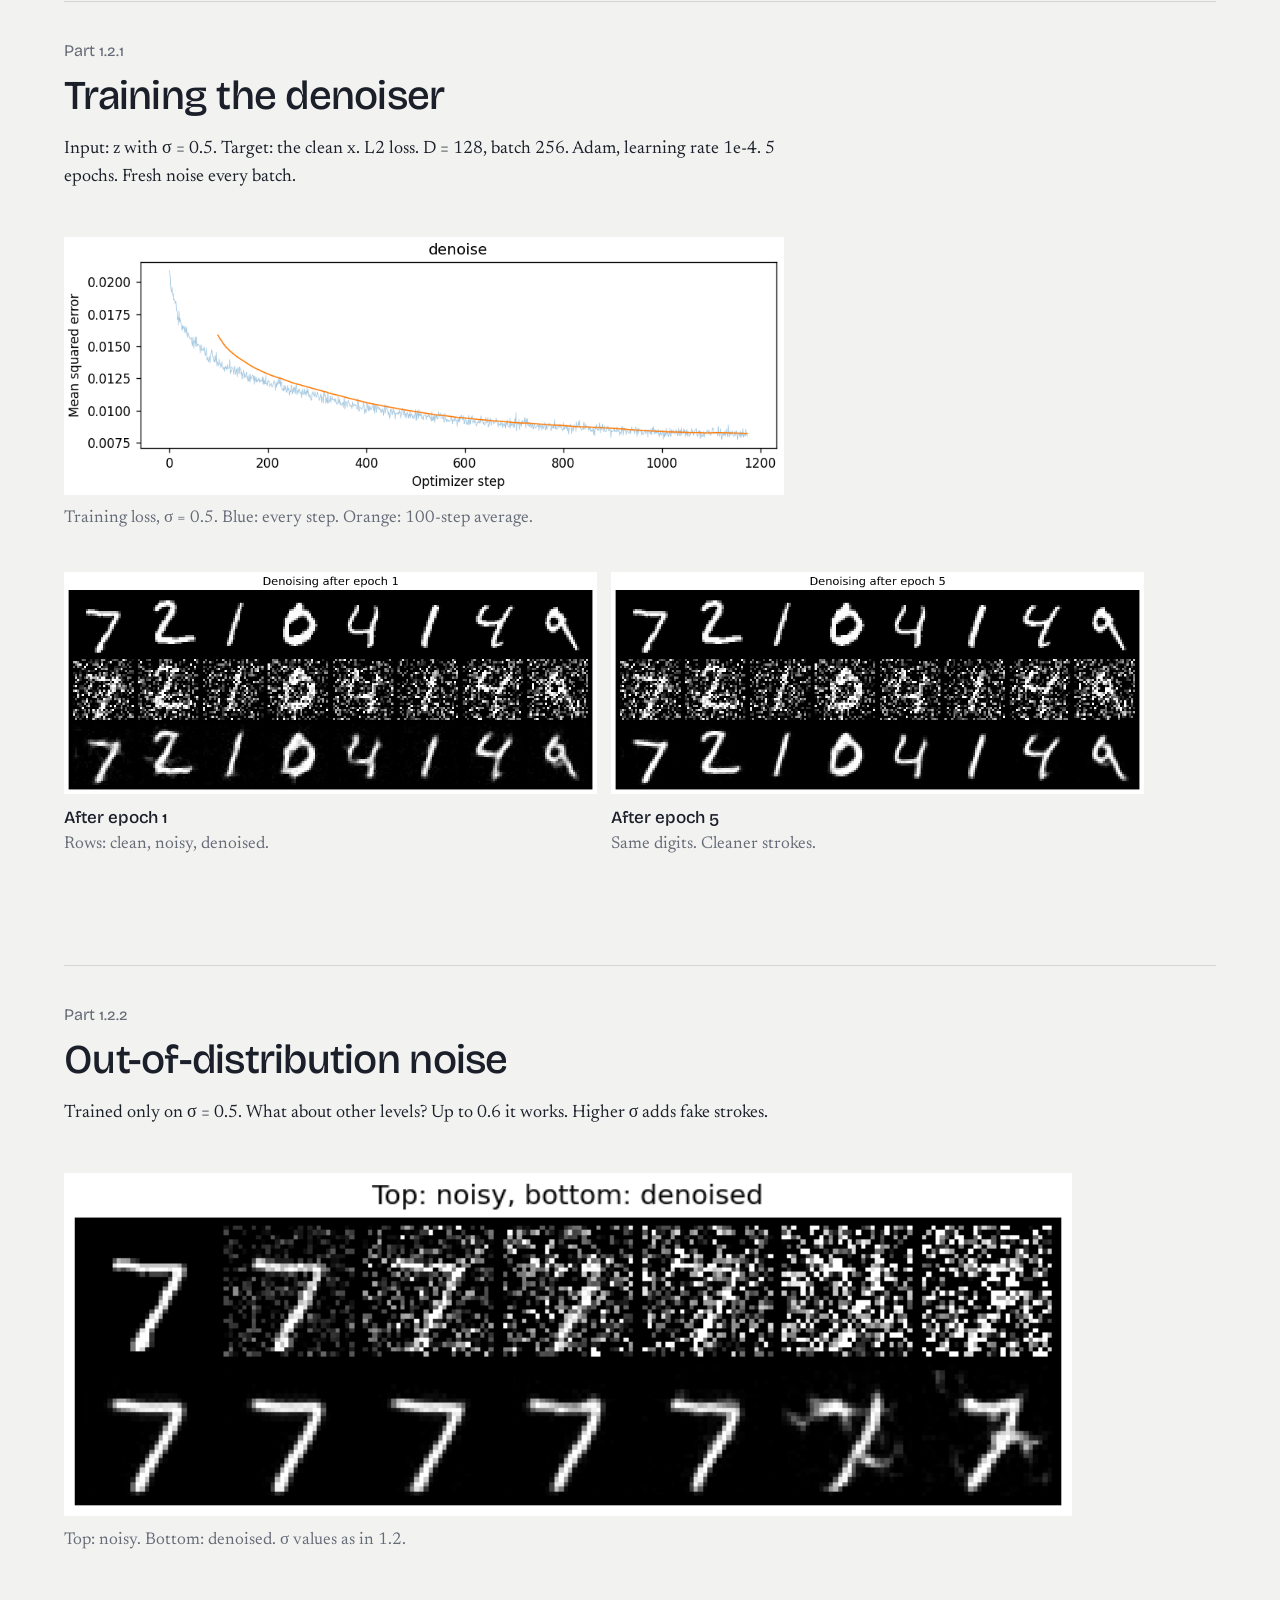
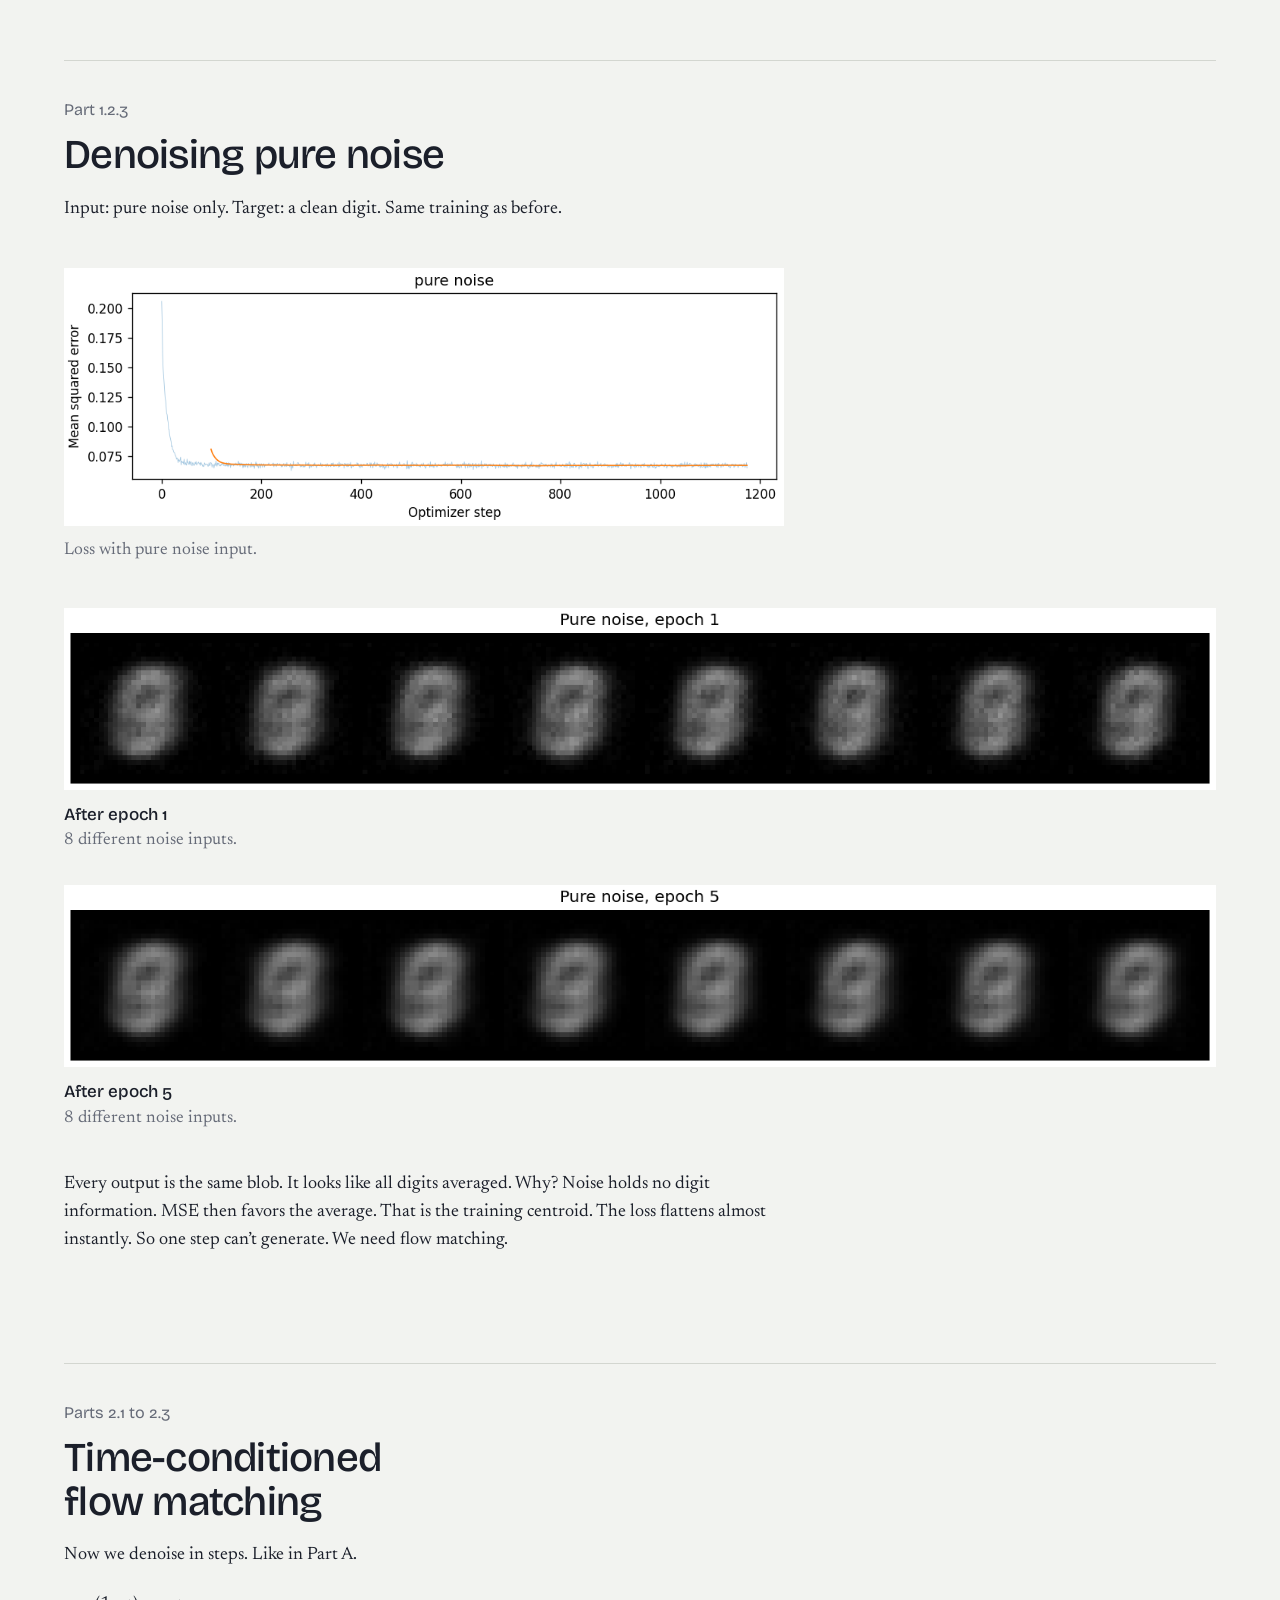
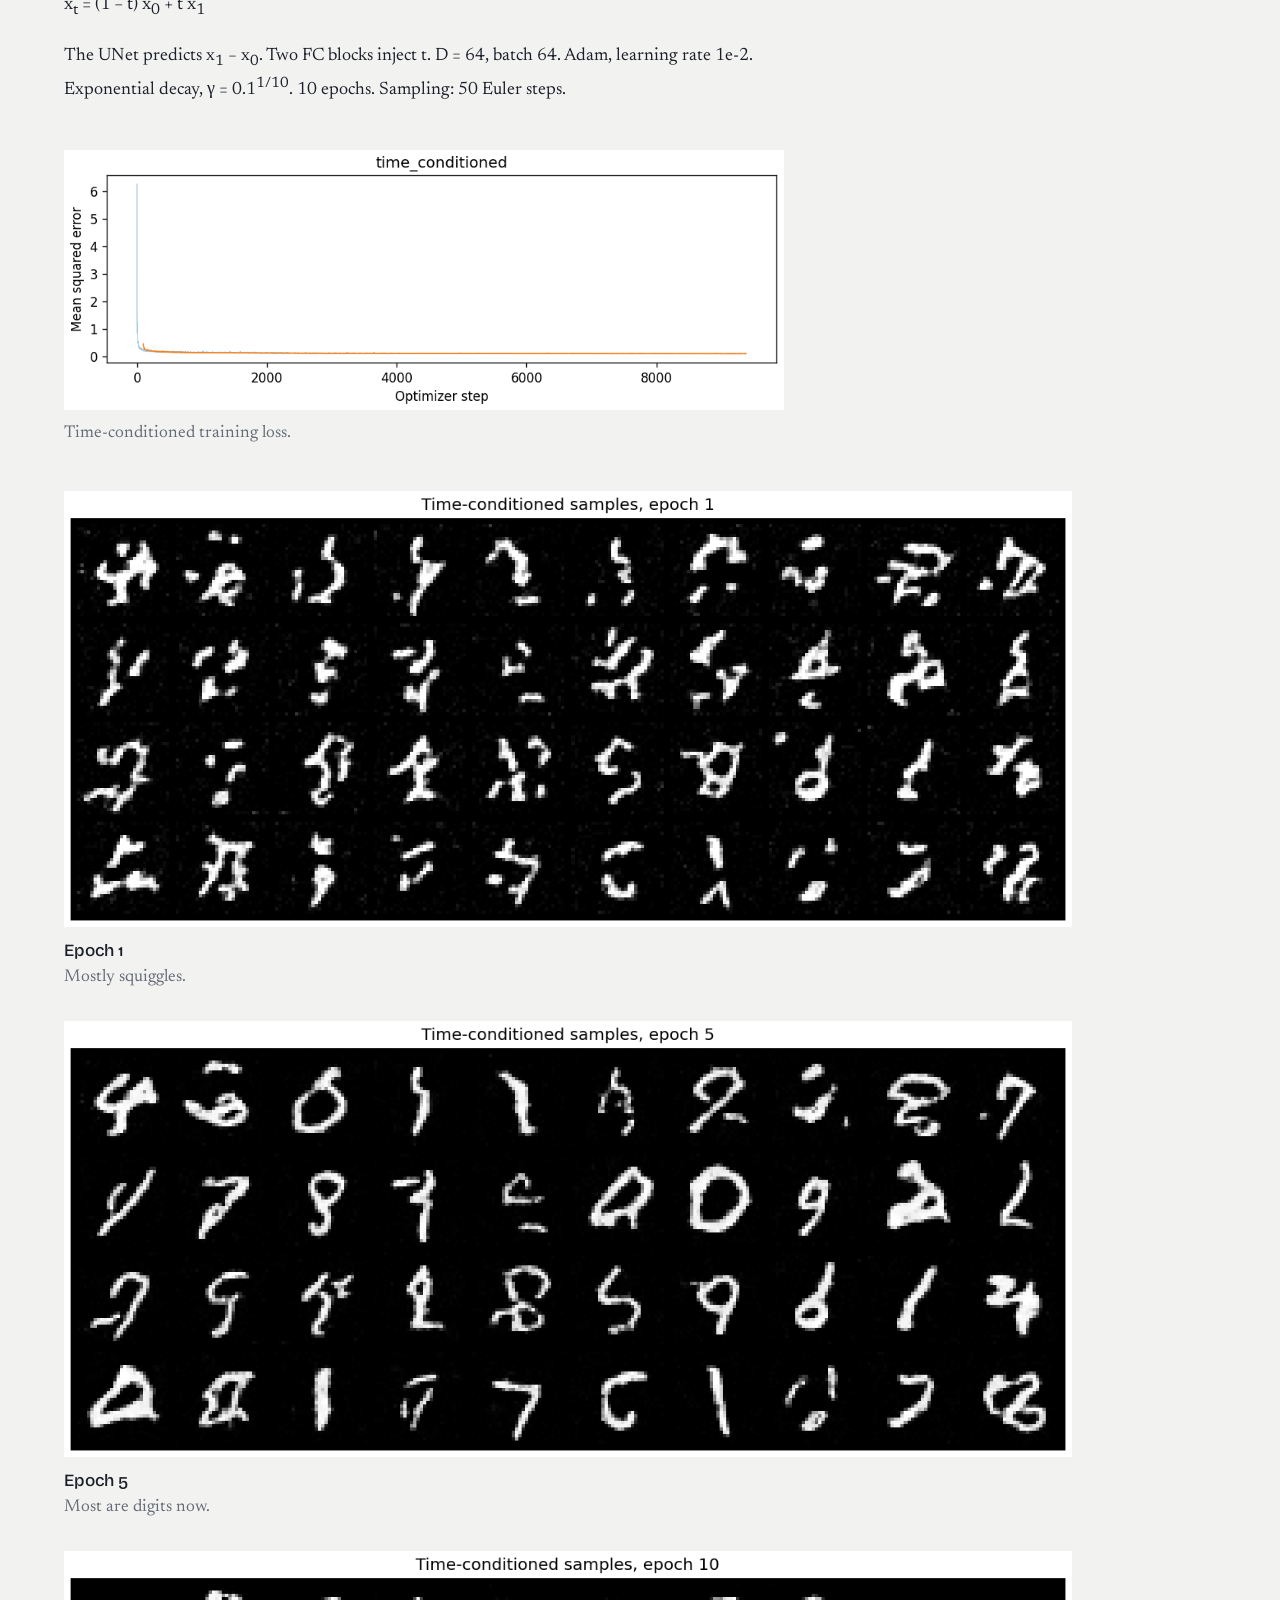
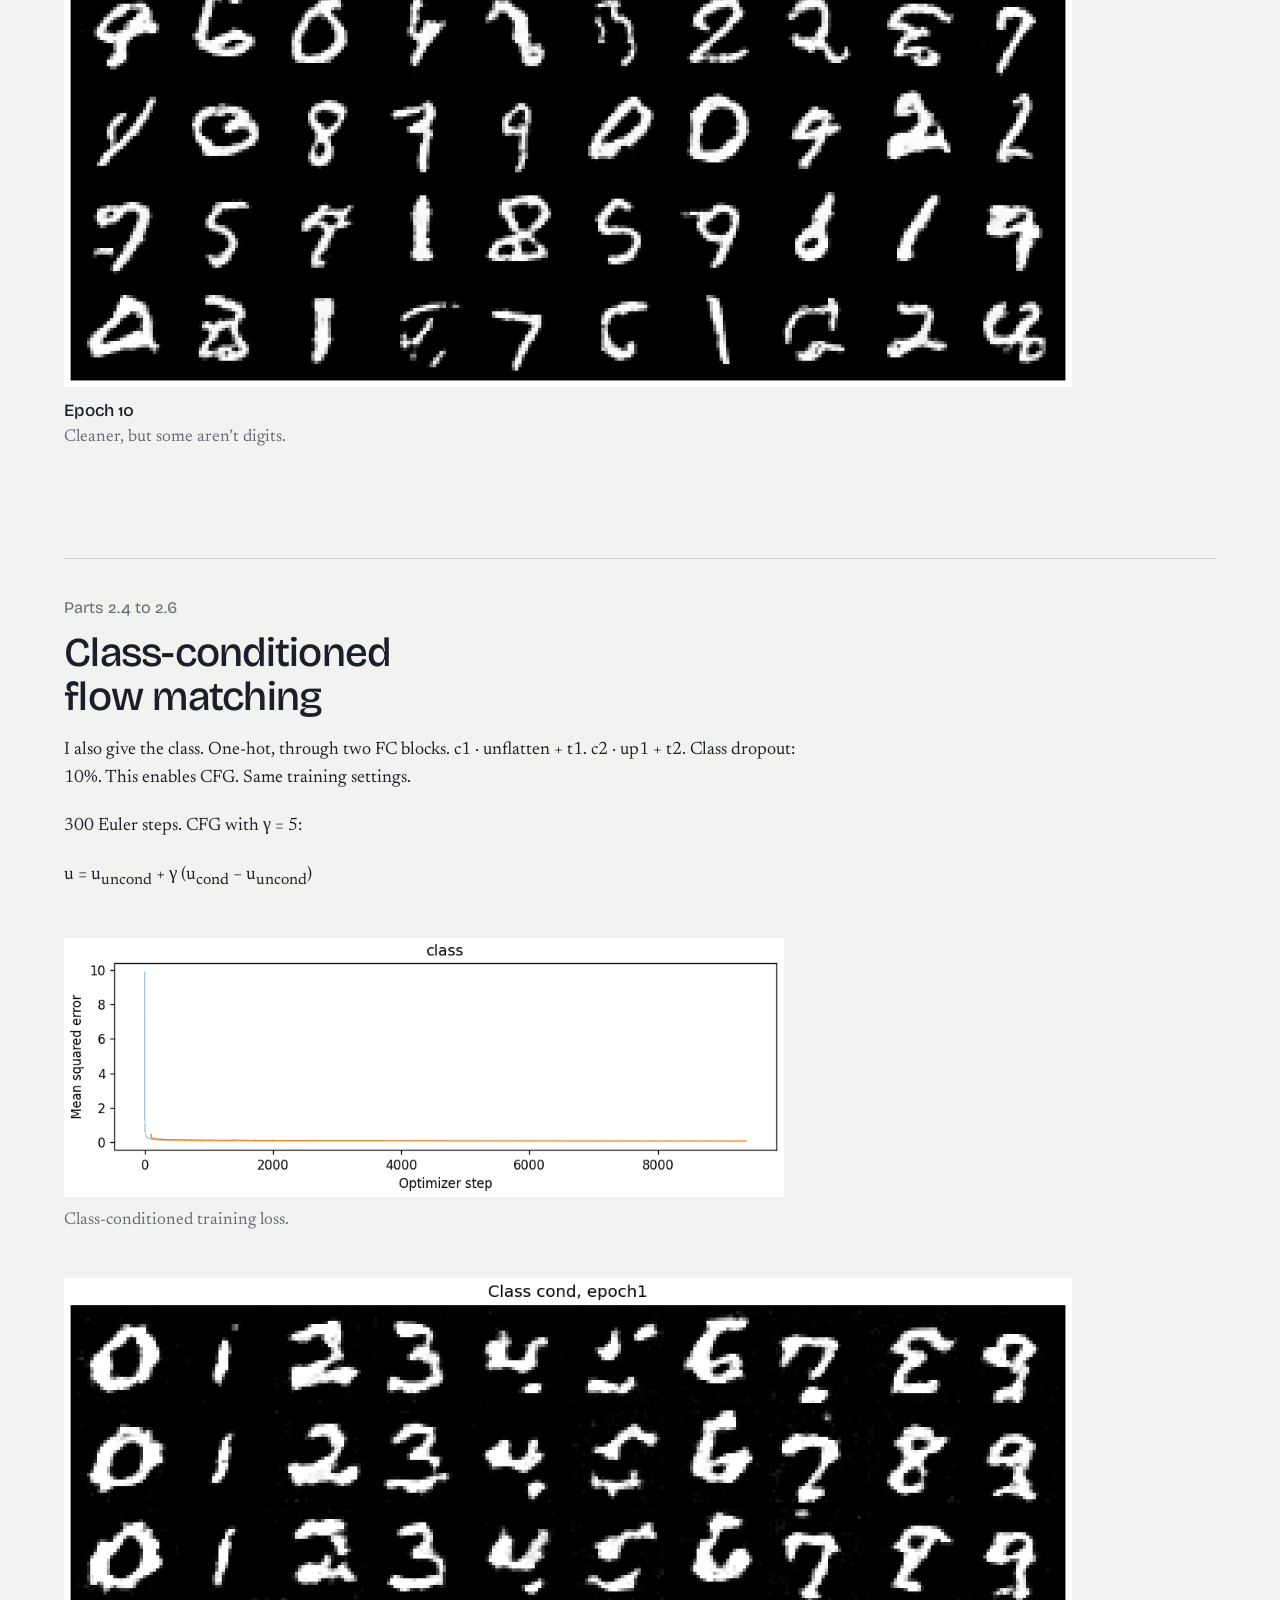
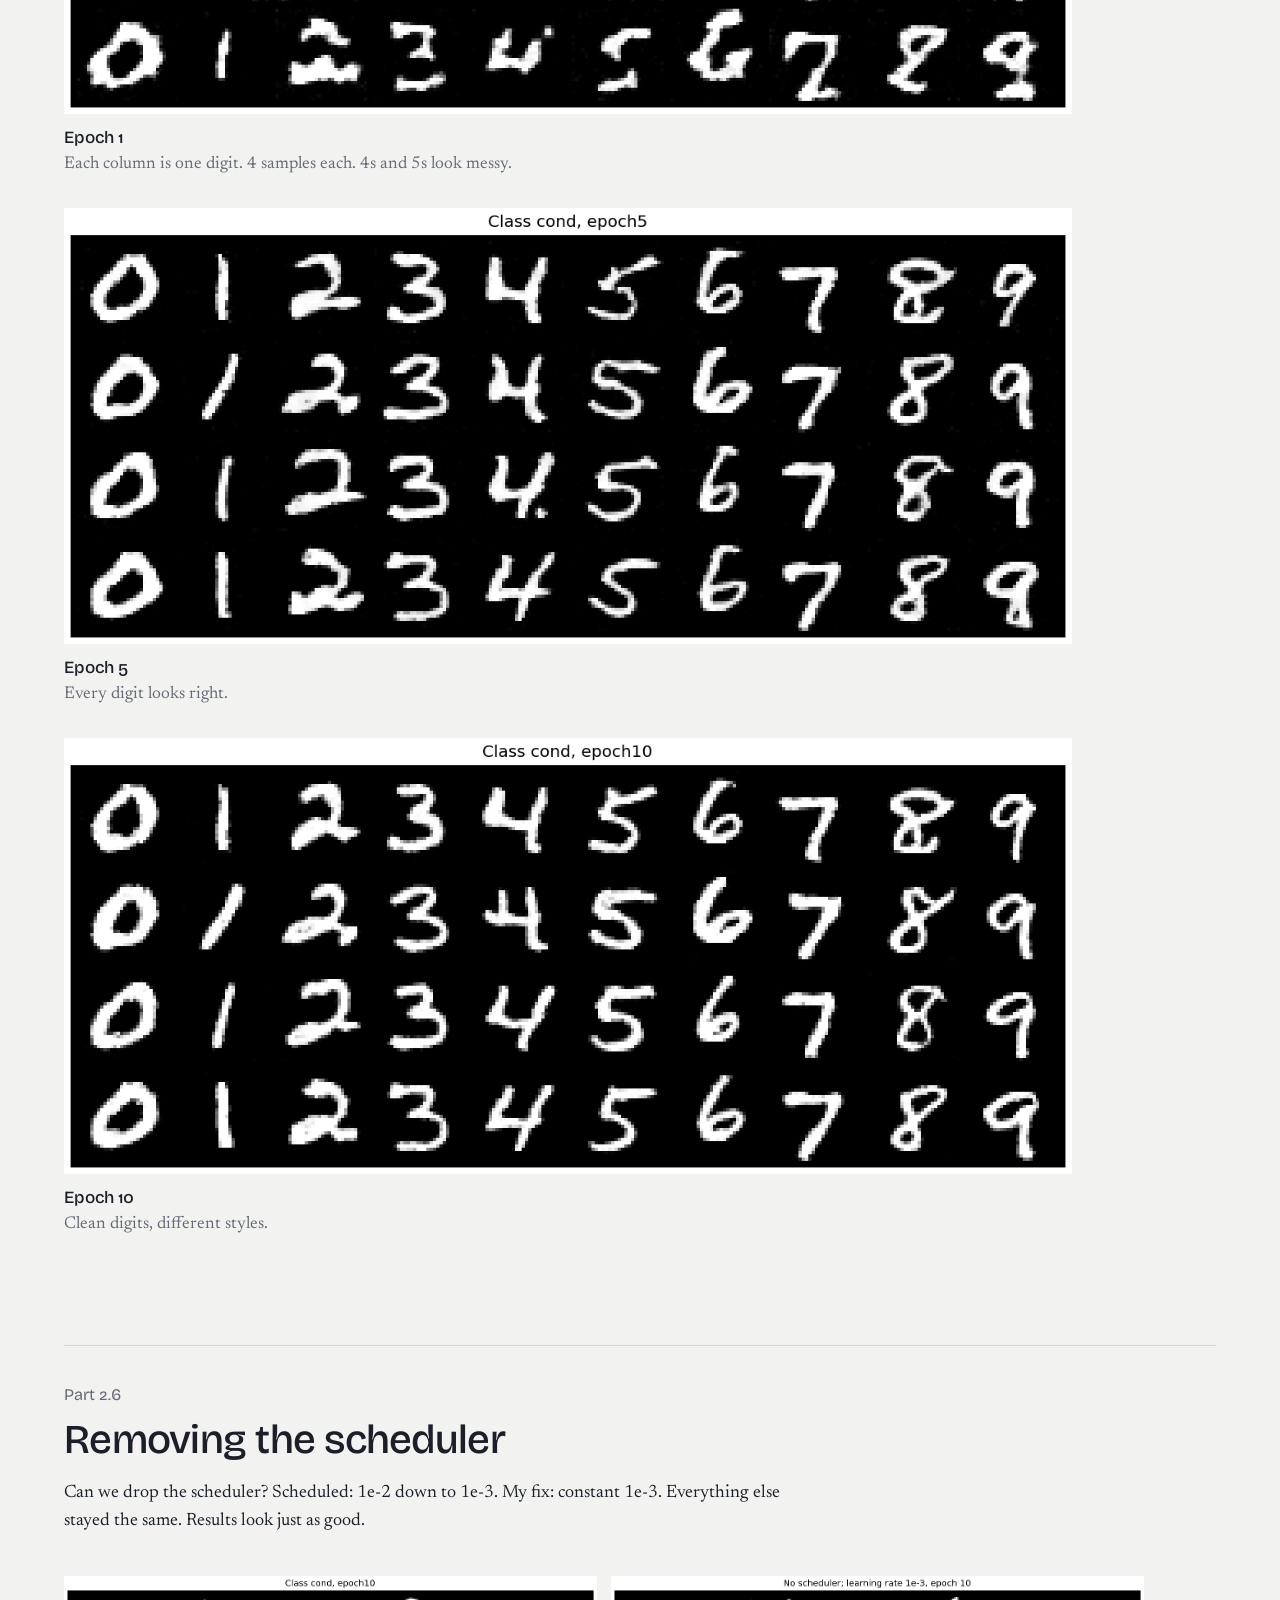
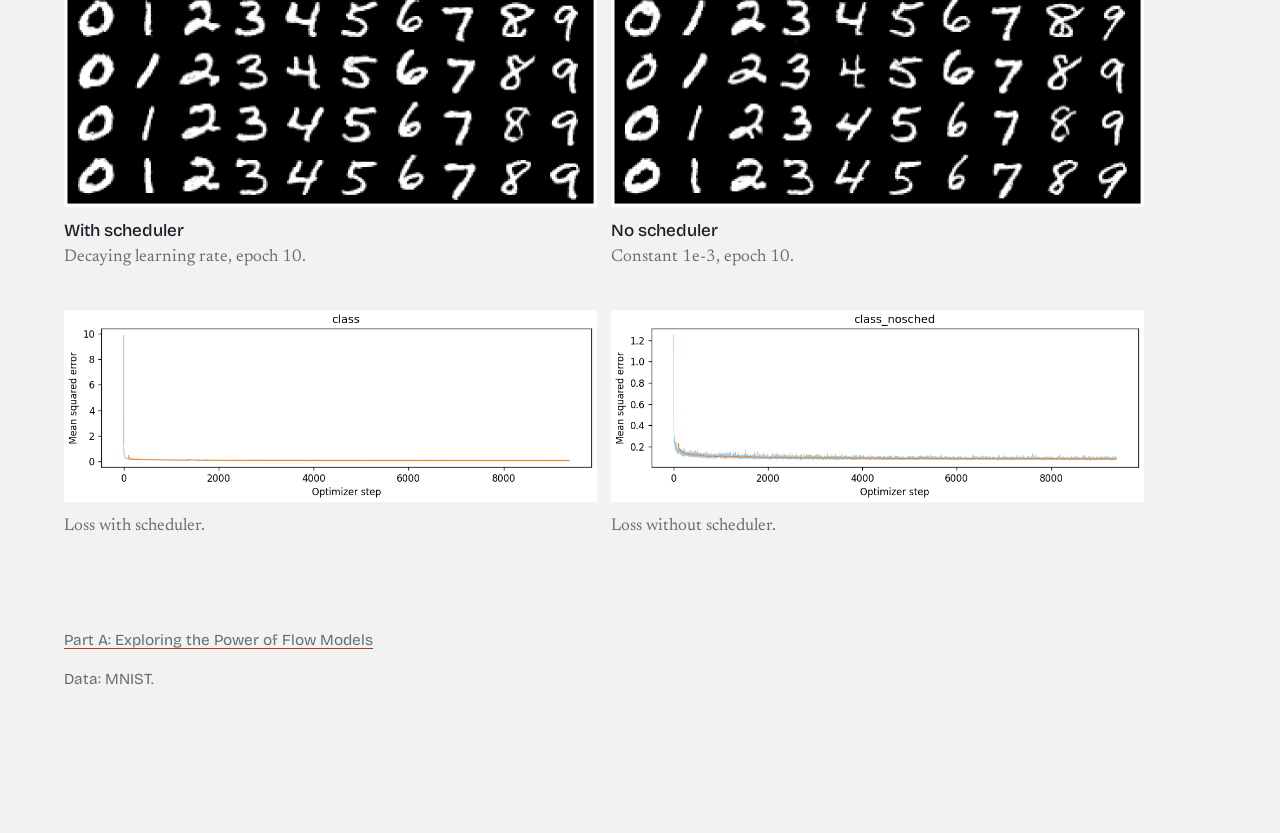
<file: 3b/index.html>
<!doctype html>
<html lang="en">
<head>
<meta charset="utf-8">
<meta name="viewport" content="width=device-width, initial-scale=1">
<title>Project 3B: Flow Matching from Scratch — CS 180</title>
<meta name="description" content="A single-step denoising UNet and time- and class-conditioned flow matching models trained on MNIST.">
<link rel="preconnect" href="https://fonts.googleapis.com">
<link rel="preconnect" href="https://fonts.gstatic.com" crossorigin>
<link href="https://fonts.googleapis.com/css2?family=Bricolage+Grotesque:opsz,wght@12..96,400;12..96,500;12..96,600&family=Newsreader:ital,opsz,wght@0,6..72,400;0,6..72,500;0,6..72,600;1,6..72,400&display=swap" rel="stylesheet">
<link rel="stylesheet" href="../style.css">
</head>
<body class="p2 p3">
<div class="wrap">

<nav class="nav">
  <a href="../index.html">Dennis Vengerov</a>
  <span>Fall 2026</span>
</nav>

<header class="masthead">
  <p class="kicker"><a href="../3/index.html">Project 3</a> · Part B</p>
  <h1>Flow Matching from Scratch</h1>
  <p class="deck">Training a UNet on MNIST</p>
</header>

<nav class="toc wide-n" aria-label="Contents">
  <ol>
    <li><a href="#overview"><span class="n">0</span>Overview</a></li>
    <li><a href="#p12"><span class="n">1.2</span>Noising process</a></li>
    <li><a href="#p121"><span class="n">1.2.1</span>Training the denoiser</a></li>
    <li><a href="#p122"><span class="n">1.2.2</span>Out-of-distribution noise</a></li>
    <li><a href="#p123"><span class="n">1.2.3</span>Denoising pure noise</a></li>
    <li><a href="#p22"><span class="n">2.1</span>Time-conditioned flow matching</a></li>
    <li><a href="#p25"><span class="n">2.4</span>Class-conditioned flow matching</a></li>
    <li><a href="#nosched"><span class="n">2.6</span>Removing the scheduler</a></li>
  </ol>
</nav>

<section class="part" id="overview">
  <h2>Overview</h2>
  <div class="text">
    <p>Now I train our own UNet model. The data is MNIST. Initially, I train a one step denoiser. After that a flow matching model. Also additional time and class inputs.</p>
  </div>
</section>

<!-- ============================ PART 1.2 ============================ -->
<section class="part" id="p12">
  <p class="part-label">Part 1.2</p>
  <h2>Noising process</h2>
  <div class="text">
    <p>We noise clean digits:</p>
    <p class="formula">z = x + σ ε,   ε ~ N(0, I)</p>
  </div>
  <figure class="wide"><img src="./media/1_2_noise_levels.png" alt="A test digit 7 with increasing amounts of noise" width="1245" height="194" loading="lazy"><figcaption class="cap"><p class="cap-note">σ = 0.0, 0.2, 0.4, 0.5, 0.6, 0.8, 1.0.</p></figcaption></figure>
</section>

<!-- ============================ PART 1.2.1 ============================ -->
<section class="part" id="p121">
  <p class="part-label">Part 1.2.1</p>
  <h2>Training the denoiser</h2>
  <div class="text">
    <p>Input: z with σ = 0.5. Target: the clean x. L2 loss. D = 128, batch 256. Adam, learning rate 1e-4. 5 epochs. Fresh noise every batch.</p>
  </div>
  <figure class="fig-m"><img src="./media/1_2_1_denoise_loss.png" alt="Training loss of the single-step denoiser over five epochs" width="950" height="340" loading="lazy"><figcaption class="cap"><p class="cap-note">Training loss, σ = 0.5. Blue: every step. Orange: 100-step average.</p></figcaption></figure>
  <div class="pair natural l">
    <figure><img src="./media/1_2_1_denoise_epoch1.png" alt="Clean, noisy and denoised test digits after epoch 1" width="940" height="391" loading="lazy"><figcaption class="cap"><p class="cap-title">After epoch 1</p><p class="cap-note">Rows: clean, noisy, denoised.</p></figcaption></figure>
    <figure><img src="./media/1_2_1_denoise_epoch5.png" alt="Clean, noisy and denoised test digits after epoch 5" width="940" height="391" loading="lazy"><figcaption class="cap"><p class="cap-title">After epoch 5</p><p class="cap-note">Same digits. Cleaner strokes.</p></figcaption></figure>
  </div>
</section>

<!-- ============================ PART 1.2.2 ============================ -->
<section class="part" id="p122">
  <p class="part-label">Part 1.2.2</p>
  <h2>Out-of-distribution noise</h2>
  <div class="text">
    <p>Trained only on σ = 0.5. What about other levels? Up to 0.6 it works. Higher σ adds fake strokes.</p>
  </div>
  <figure class="fig-l"><img src="./media/1_2_2_ood.png" alt="The same test digit at seven noise levels and the denoiser output for each" width="746" height="254" loading="lazy"><figcaption class="cap"><p class="cap-note">Top: noisy. Bottom: denoised. σ values as in 1.2.</p></figcaption></figure>
</section>

<!-- ============================ PART 1.2.3 ============================ -->
<section class="part" id="p123">
  <p class="part-label">Part 1.2.3</p>
  <h2>Denoising pure noise</h2>
  <div class="text">
    <p>Input: pure noise only. Target: a clean digit. Same training as before.</p>
  </div>
  <figure class="fig-m"><img src="./media/1_2_3_pure_loss.png" alt="Training loss when the input is pure noise, flattening out almost immediately" width="950" height="340" loading="lazy"><figcaption class="cap"><p class="cap-note">Loss with pure noise input.</p></figcaption></figure>
  <div class="stack">
    <figure><img src="./media/1_2_3_pure_epoch1.png" alt="Eight outputs from pure noise after epoch 1, all the same blurry blob" width="1420" height="225" loading="lazy"><figcaption class="cap"><p class="cap-title">After epoch 1</p><p class="cap-note">8 different noise inputs.</p></figcaption></figure>
    <figure><img src="./media/1_2_3_pure_epoch5.png" alt="Eight outputs from pure noise after epoch 5, all the same blurry blob" width="1420" height="225" loading="lazy"><figcaption class="cap"><p class="cap-title">After epoch 5</p><p class="cap-note">8 different noise inputs.</p></figcaption></figure>
  </div>
  <div class="text">
    <p>Every output is the same blob. It looks like all digits averaged. Why? Noise holds no digit information. MSE then favors the average. That is the training centroid. The loss flattens almost instantly. So one step can’t generate. We need flow matching.</p>
  </div>
</section>

<!-- ============================ PARTS 2.1 to 2.3 ============================ -->
<section class="part" id="p22">
  <p class="part-label">Parts 2.1 to 2.3</p>
  <h2>Time-conditioned flow matching</h2>
  <div class="text">
    <p>Now we denoise in steps. Like in Part A.</p>
    <p class="formula">x<sub>t</sub> = (1 − t) x<sub>0</sub> + t x<sub>1</sub></p>
    <p>The UNet predicts x<sub>1</sub> − x<sub>0</sub>. Two FC blocks inject t. D = 64, batch 64. Adam, learning rate 1e-2. Exponential decay, γ = 0.1<sup>1/10</sup>. 10 epochs. Sampling: 50 Euler steps.</p>
  </div>
  <figure class="fig-m"><img src="./media/2_2_time_loss.png" alt="Training loss of the time-conditioned UNet over ten epochs" width="944" height="340" loading="lazy"><figcaption class="cap"><p class="cap-note">Time-conditioned training loss.</p></figcaption></figure>
  <div class="stack m">
    <figure><img src="./media/2_3_time_epoch1.png" alt="Forty time-conditioned samples after epoch 1, mostly squiggles" width="1227" height="530" loading="lazy"><figcaption class="cap"><p class="cap-title">Epoch 1</p><p class="cap-note">Mostly squiggles.</p></figcaption></figure>
    <figure><img src="./media/2_3_time_epoch5.png" alt="Forty time-conditioned samples after epoch 5, mostly digits" width="1227" height="530" loading="lazy"><figcaption class="cap"><p class="cap-title">Epoch 5</p><p class="cap-note">Most are digits now.</p></figcaption></figure>
    <figure><img src="./media/2_3_time_epoch10.png" alt="Forty time-conditioned samples after epoch 10" width="1227" height="530" loading="lazy"><figcaption class="cap"><p class="cap-title">Epoch 10</p><p class="cap-note">Cleaner, but some aren’t digits.</p></figcaption></figure>
  </div>
</section>

<!-- ============================ PARTS 2.4 to 2.6 ============================ -->
<section class="part" id="p25">
  <p class="part-label">Parts 2.4 to 2.6</p>
  <h2>Class-conditioned flow matching</h2>
  <div class="text">
    <p>I also give the class. One-hot, through two FC blocks. c1 · unflatten + t1. c2 · up1 + t2. Class dropout: 10%. This enables CFG. Same training settings.</p>
    <p>300 Euler steps. CFG with γ = 5:</p>
    <p class="formula">u = u<sub>uncond</sub> + γ (u<sub>cond</sub> − u<sub>uncond</sub>)</p>
  </div>
  <figure class="fig-m"><img src="./media/2_5_class_loss.png" alt="Training loss of the class-conditioned UNet over ten epochs" width="944" height="340" loading="lazy"><figcaption class="cap"><p class="cap-note">Class-conditioned training loss.</p></figcaption></figure>
  <div class="stack m">
    <figure><img src="./media/2_6_class_epoch1.png" alt="Four samples of each digit after epoch 1" width="1227" height="530" loading="lazy"><figcaption class="cap"><p class="cap-title">Epoch 1</p><p class="cap-note">Each column is one digit. 4 samples each. 4s and 5s look messy.</p></figcaption></figure>
    <figure><img src="./media/2_6_class_epoch5.png" alt="Four samples of each digit after epoch 5" width="1227" height="530" loading="lazy"><figcaption class="cap"><p class="cap-title">Epoch 5</p><p class="cap-note">Every digit looks right.</p></figcaption></figure>
    <figure><img src="./media/2_6_class_epoch10.png" alt="Four samples of each digit after epoch 10" width="1227" height="530" loading="lazy"><figcaption class="cap"><p class="cap-title">Epoch 10</p><p class="cap-note">Clean digits, different styles.</p></figcaption></figure>
  </div>
</section>

<!-- ============================ NO SCHEDULER ============================ -->
<section class="part" id="nosched">
  <p class="part-label">Part 2.6</p>
  <h2>Removing the scheduler</h2>
  <div class="text">
    <p>Can we drop the scheduler? Scheduled: 1e-2 down to 1e-3. My fix: constant 1e-3. Everything else stayed the same. Results look just as good.</p>
  </div>
  <div class="pair natural l">
    <figure><img src="./media/2_6_class_epoch10.png" alt="Class-conditioned samples at epoch 10 with the scheduler" width="1227" height="530" loading="lazy"><figcaption class="cap"><p class="cap-title">With scheduler</p><p class="cap-note">Decaying learning rate, epoch 10.</p></figcaption></figure>
    <figure><img src="./media/2_6_nosched_epoch10.png" alt="Class-conditioned samples at epoch 10 without the scheduler" width="1227" height="530" loading="lazy"><figcaption class="cap"><p class="cap-title">No scheduler</p><p class="cap-note">Constant 1e-3, epoch 10.</p></figcaption></figure>
  </div>
  <div class="pair natural l">
    <figure><img src="./media/2_5_class_loss.png" alt="Training loss with the scheduler" width="944" height="340" loading="lazy"><figcaption class="cap"><p class="cap-note">Loss with scheduler.</p></figcaption></figure>
    <figure><img src="./media/2_6_nosched_loss.png" alt="Training loss without the scheduler" width="944" height="340" loading="lazy"><figcaption class="cap"><p class="cap-note">Loss without scheduler.</p></figcaption></figure>
  </div>
</section>

<footer>
  <p class="foot-nav"><a href="../3a/index.html">Part A: Exploring the Power of Flow Models</a></p>
  <p>Data: MNIST.</p>
</footer>

</div>
</body>
</html>
</file>
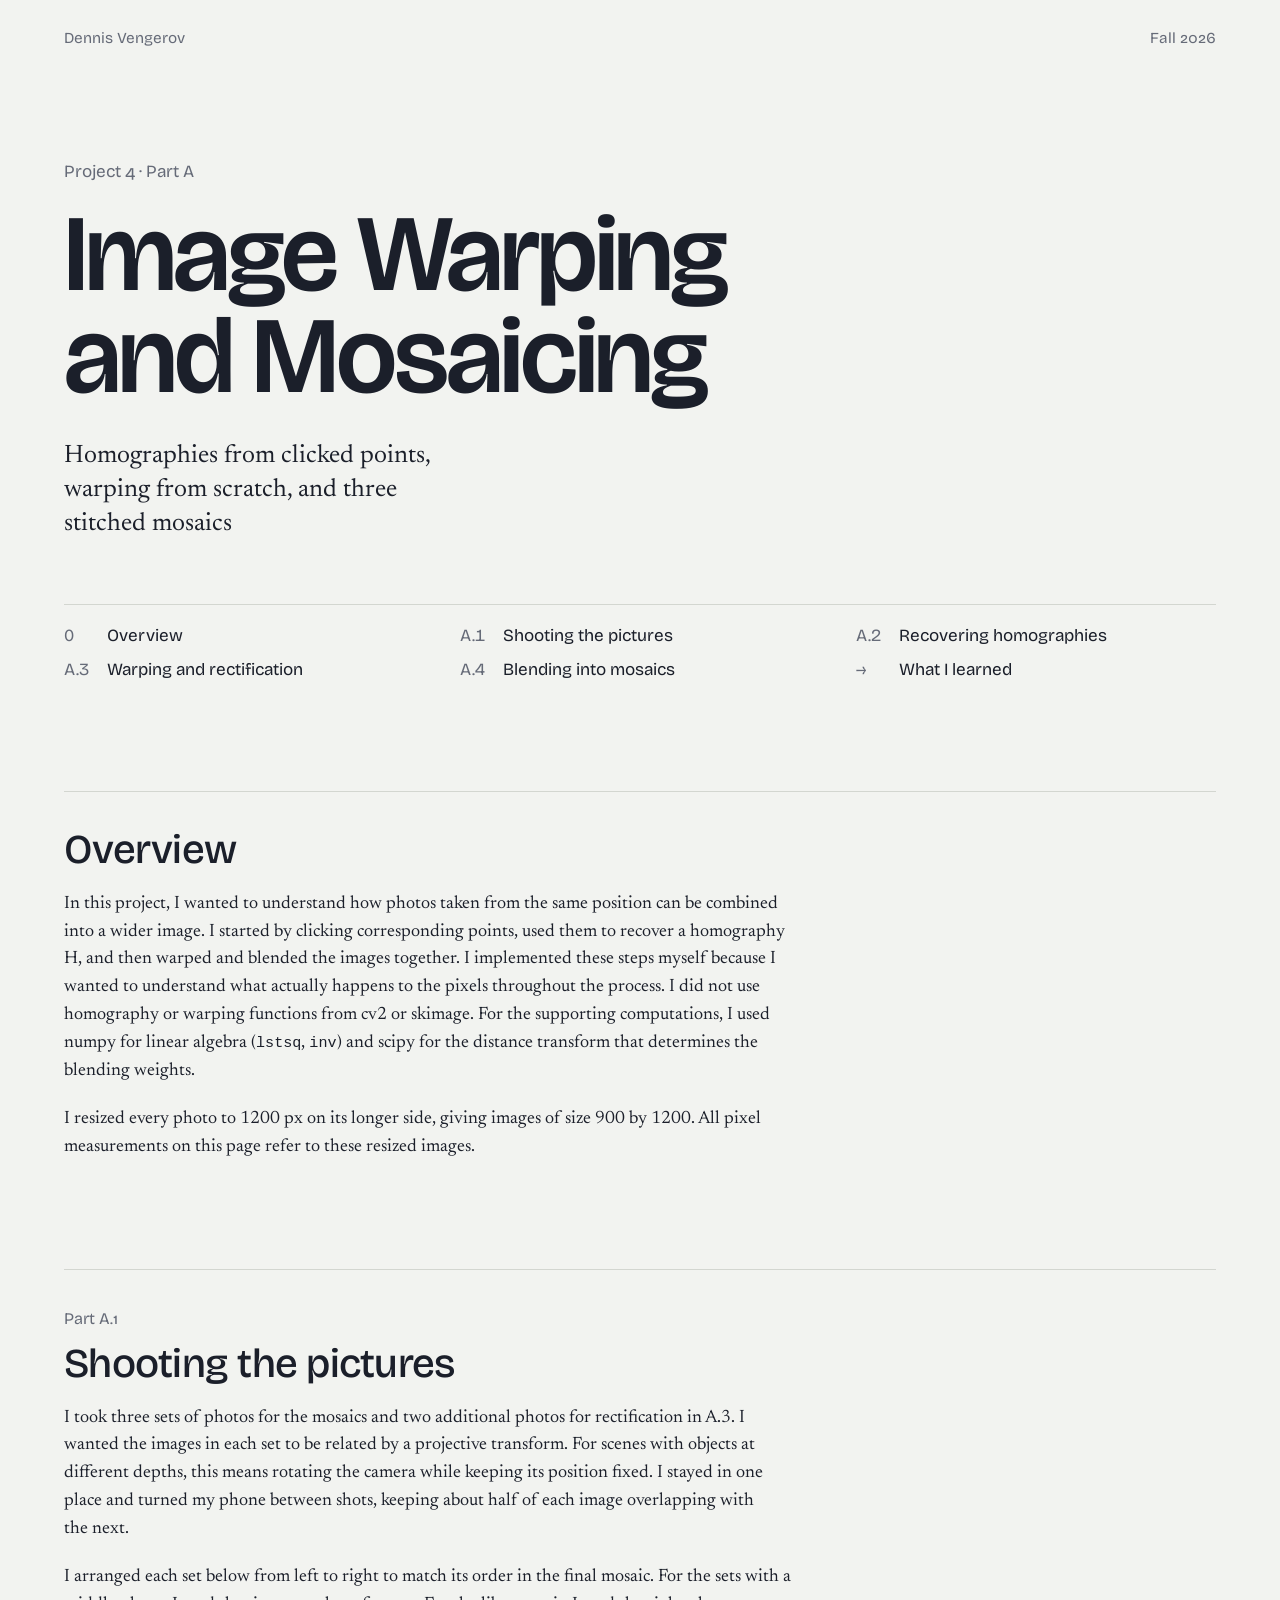
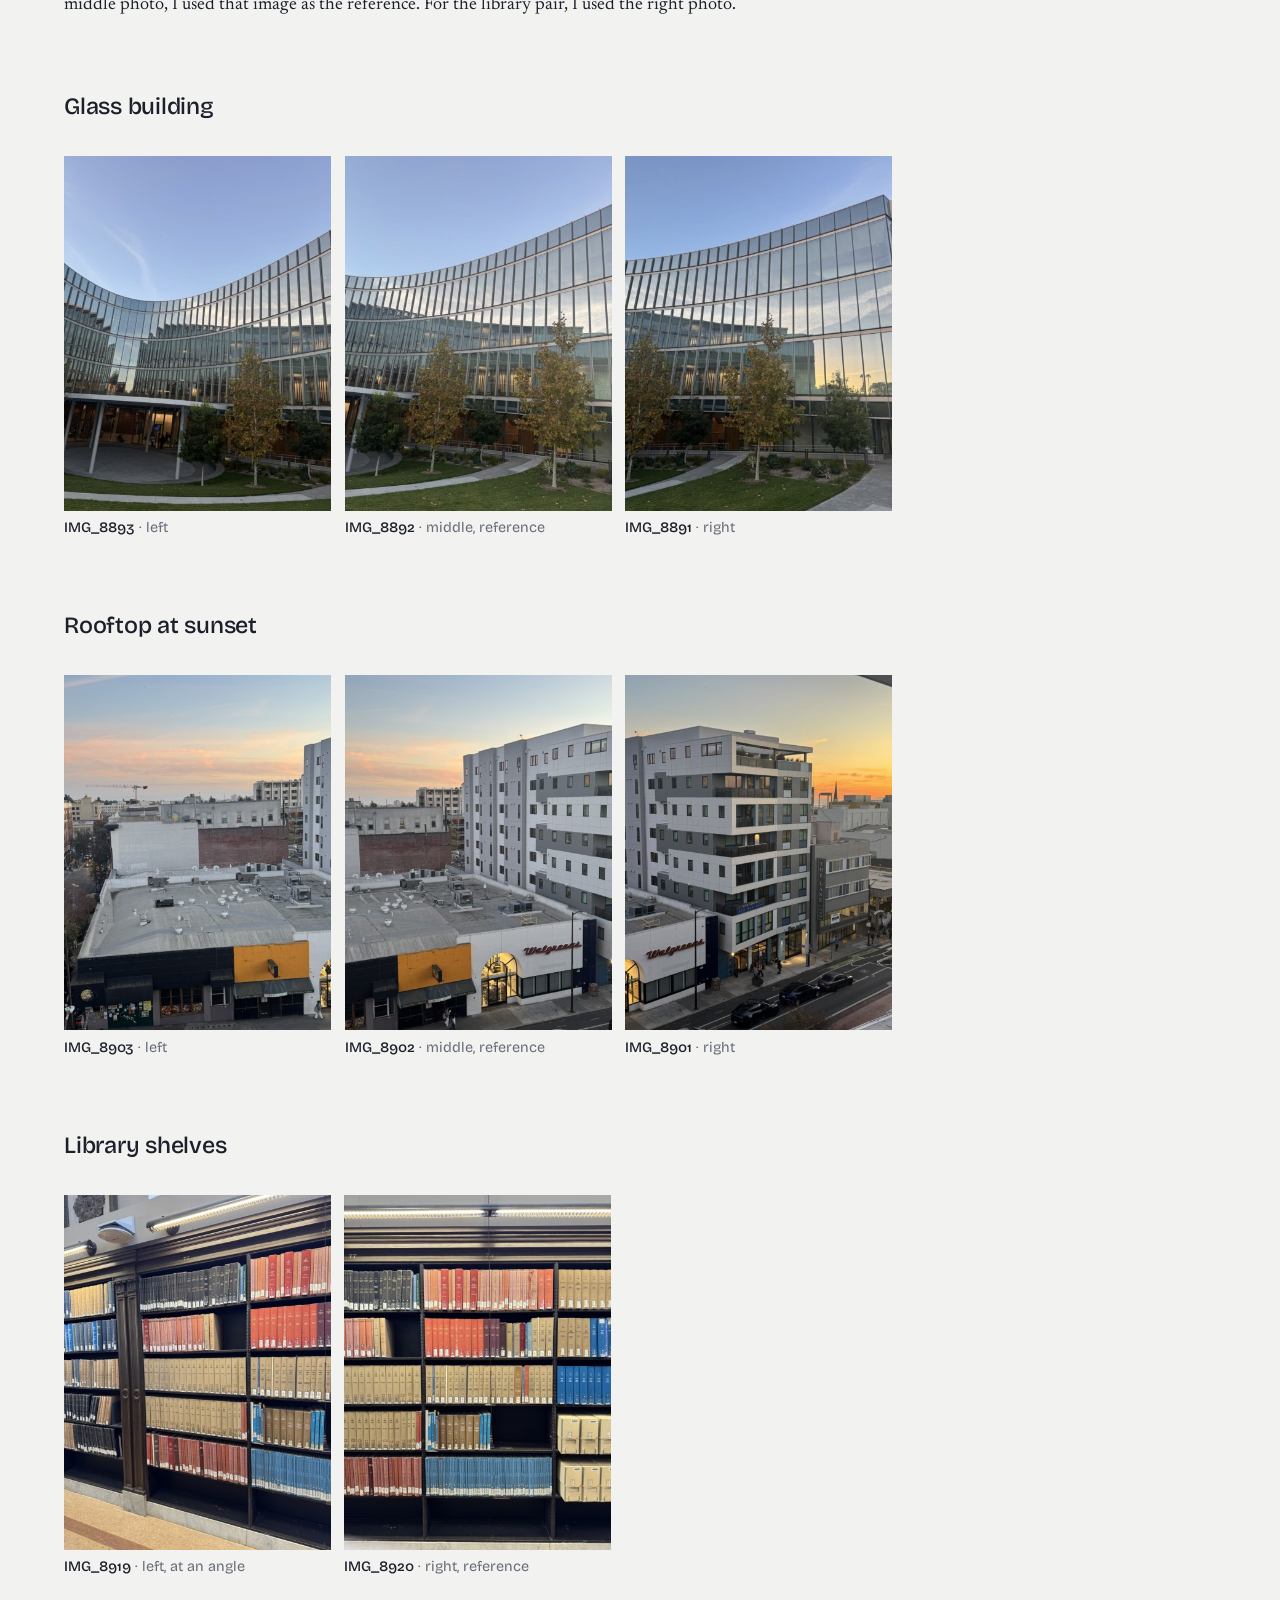
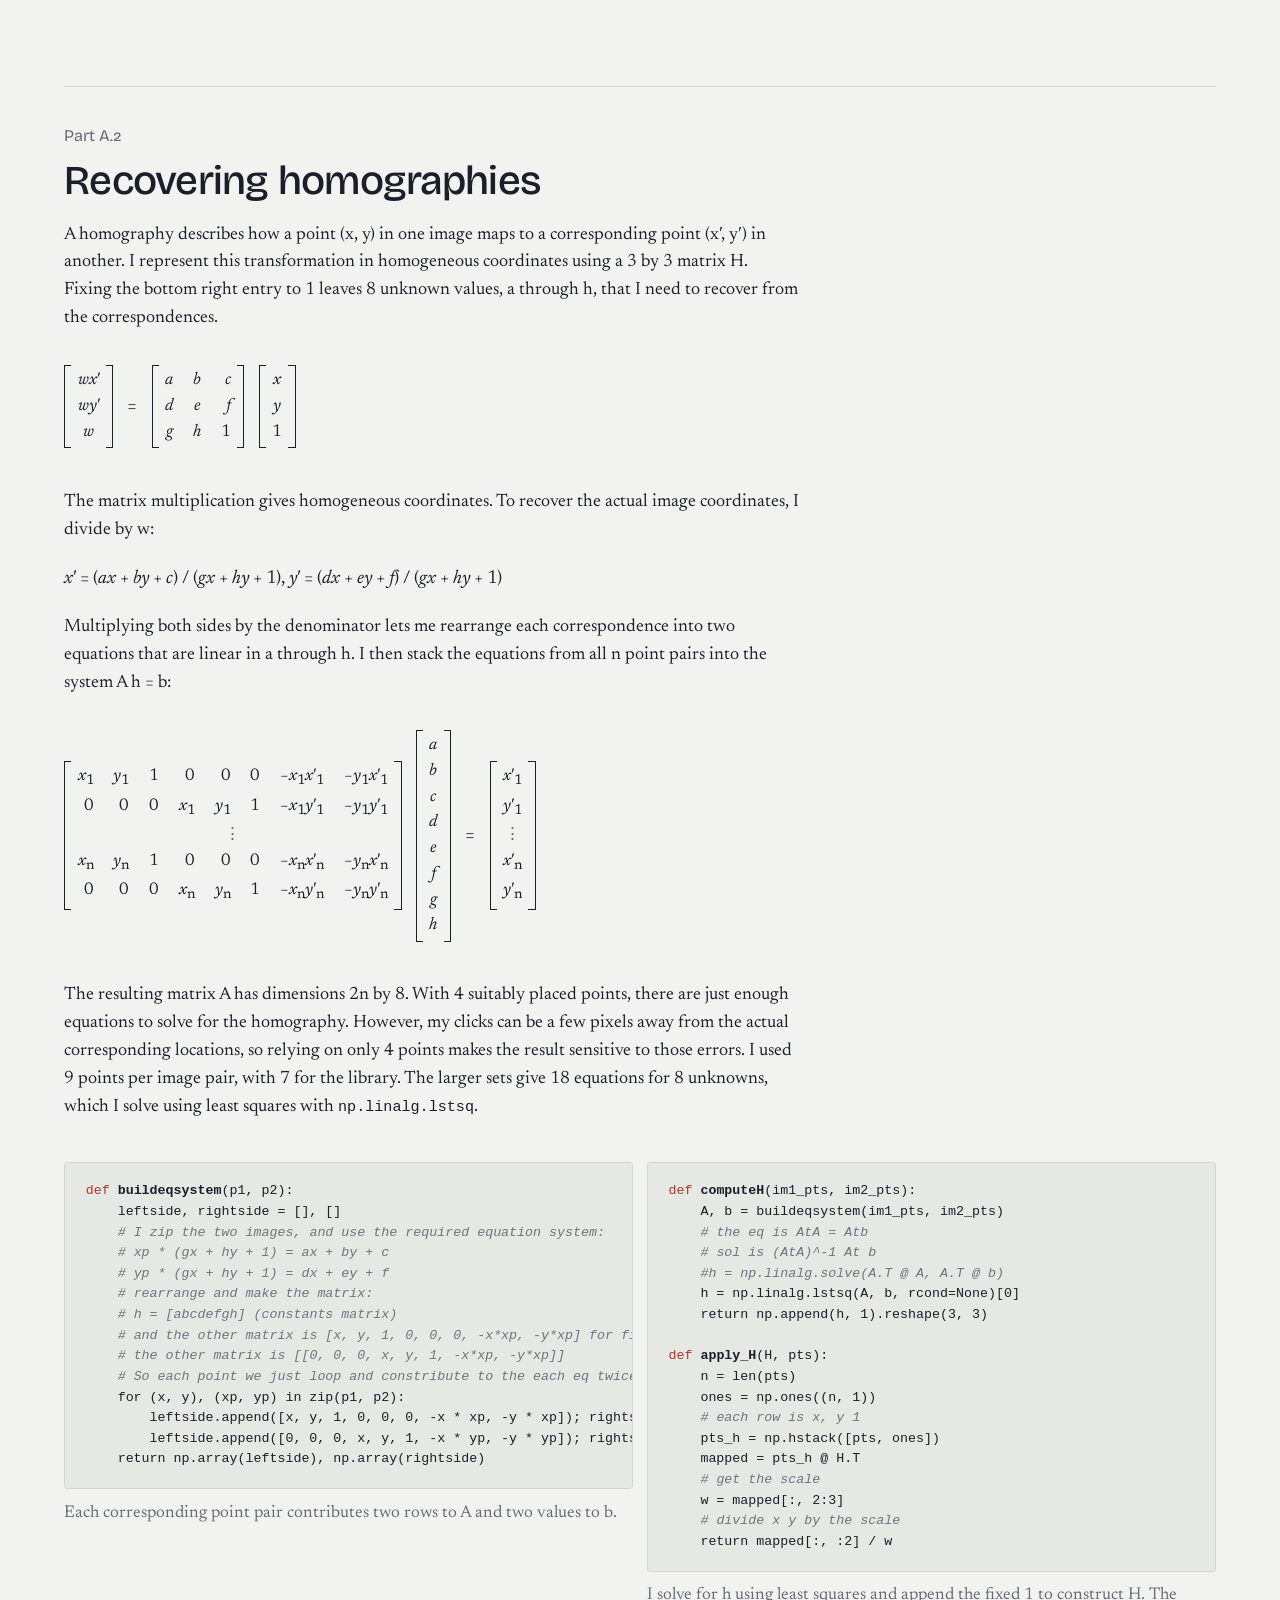
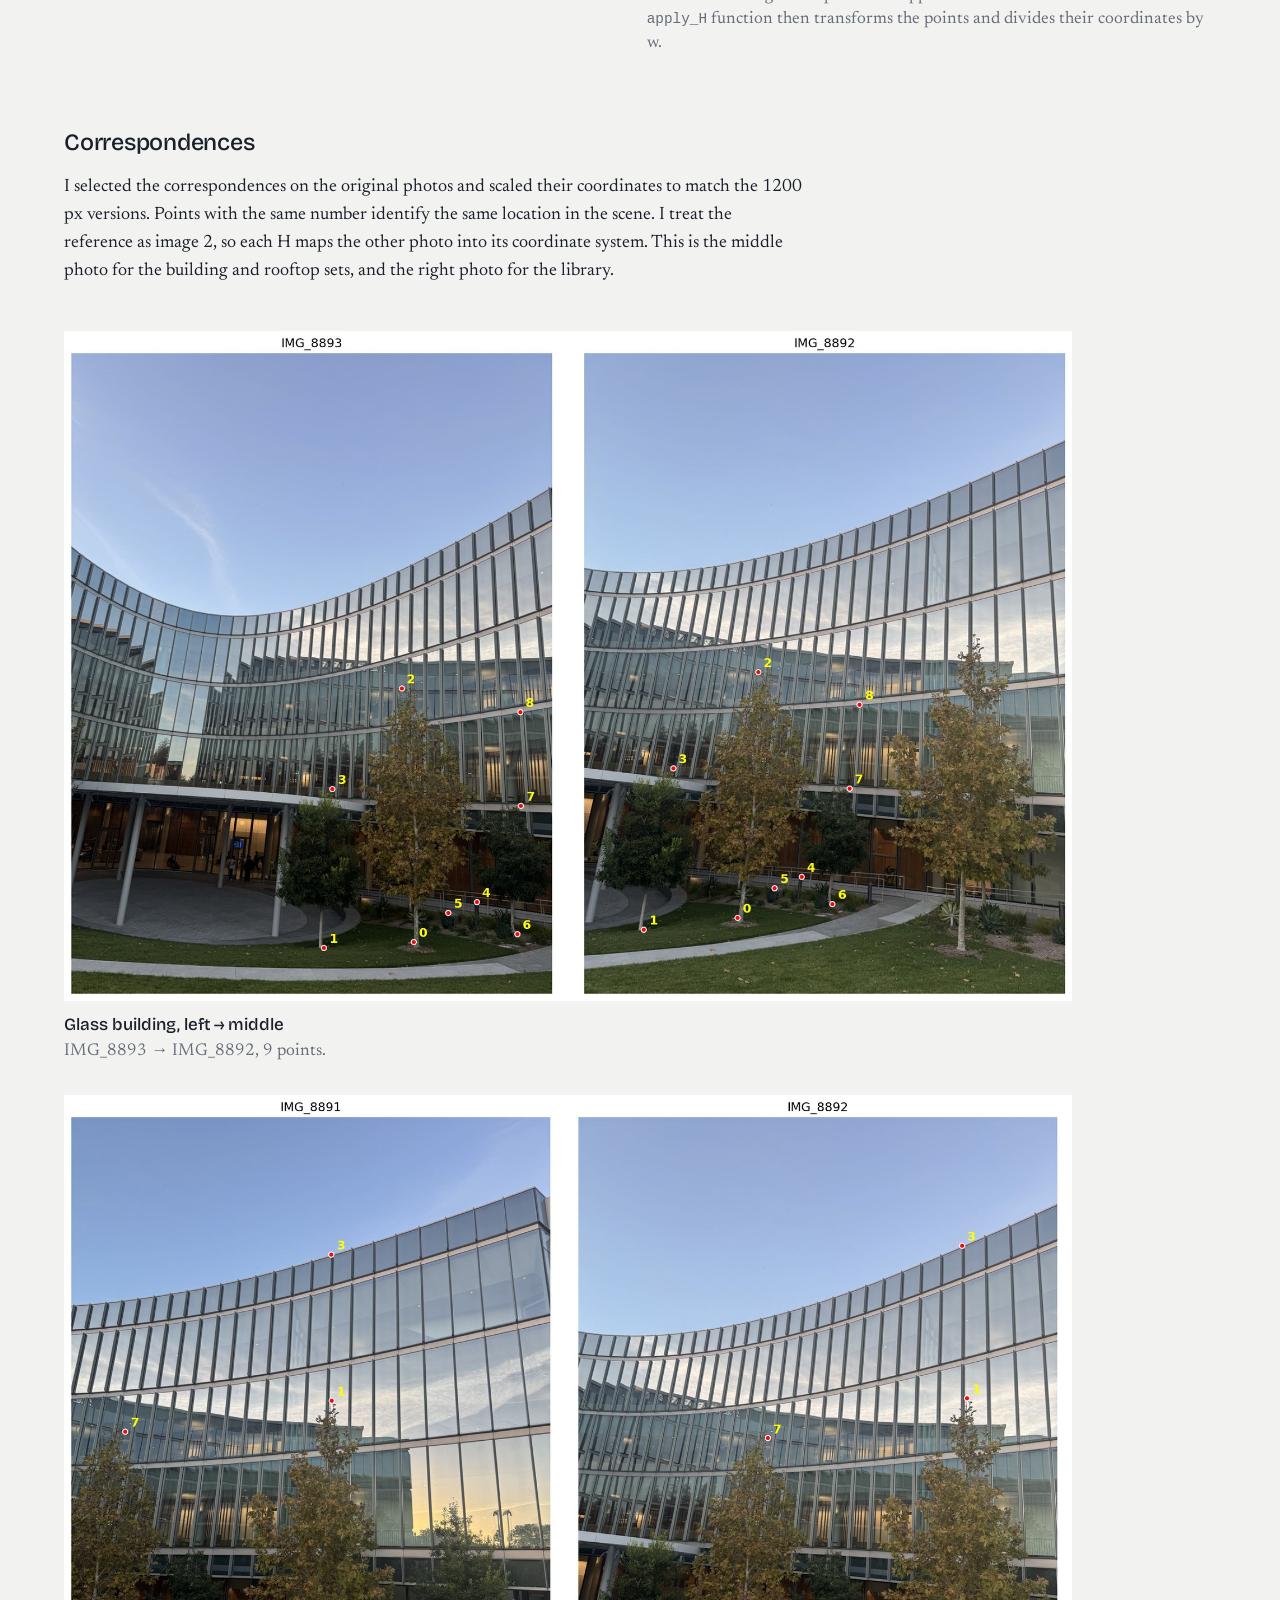
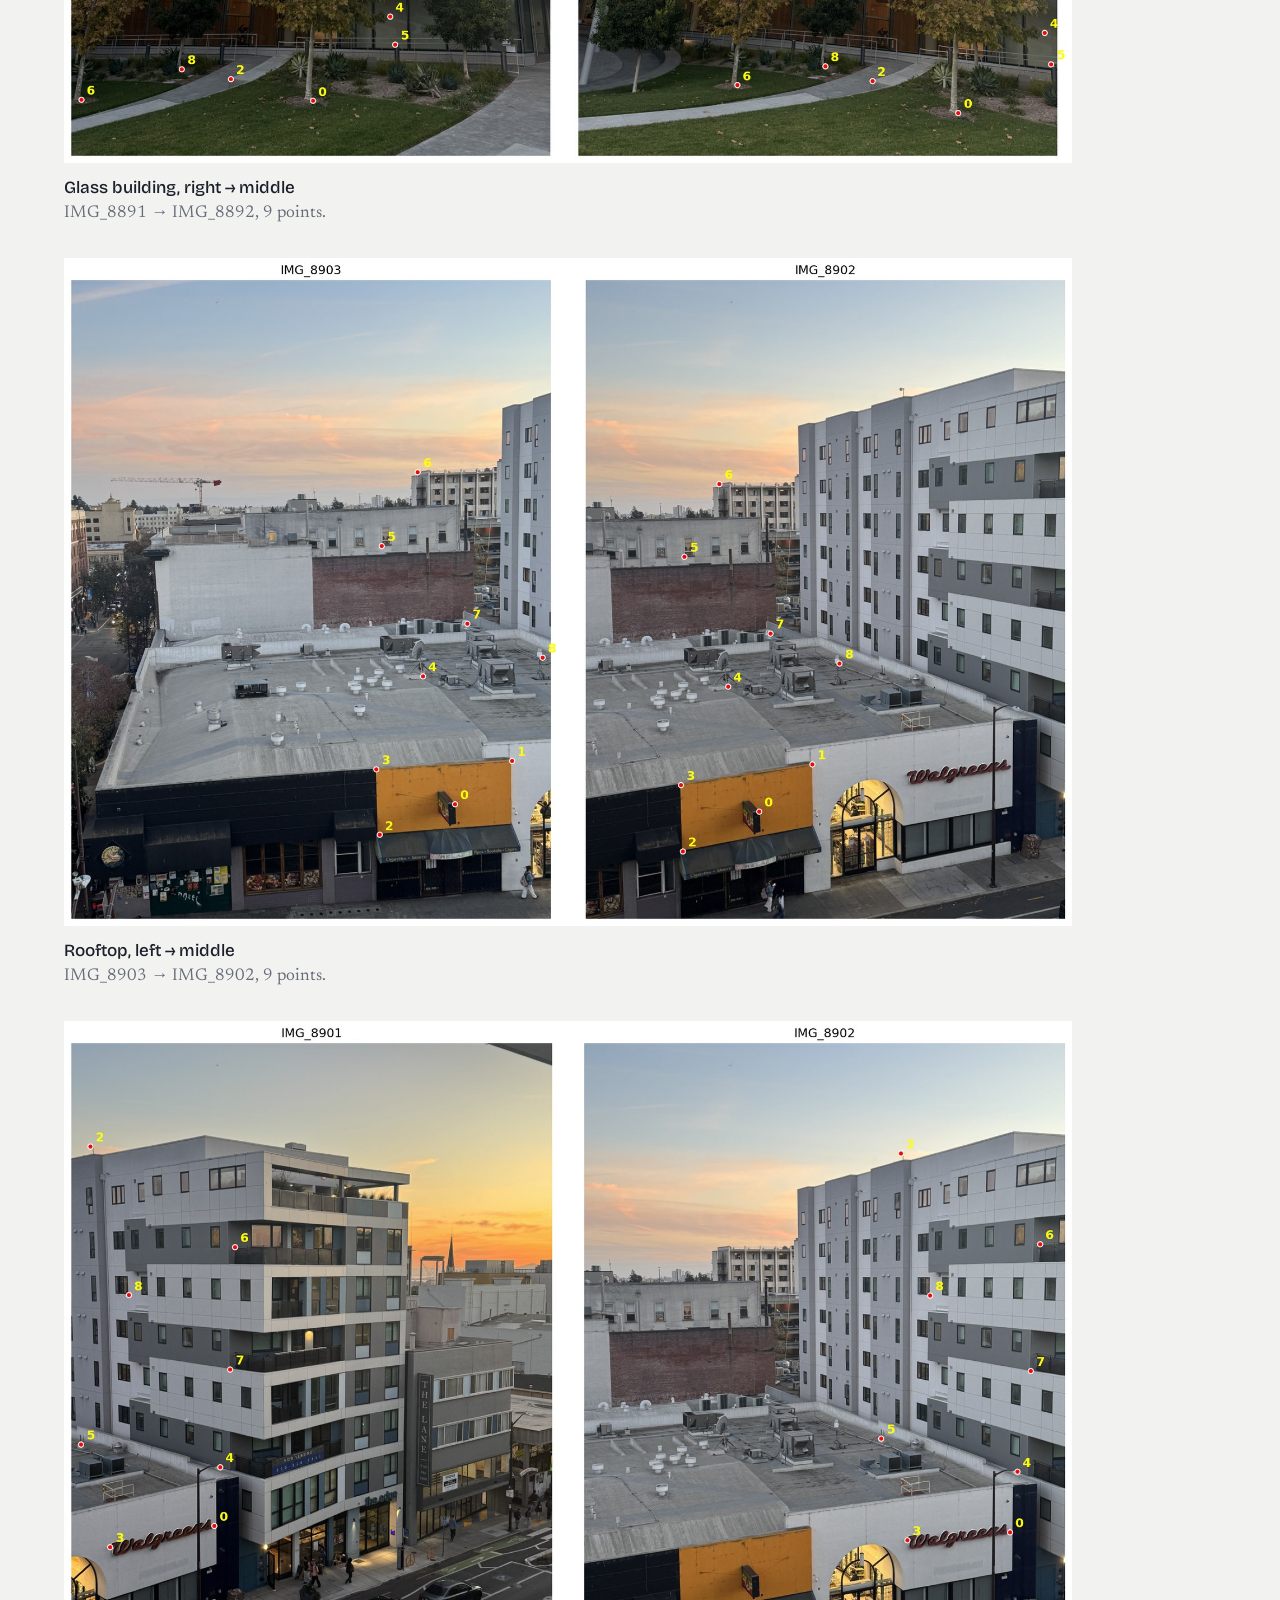
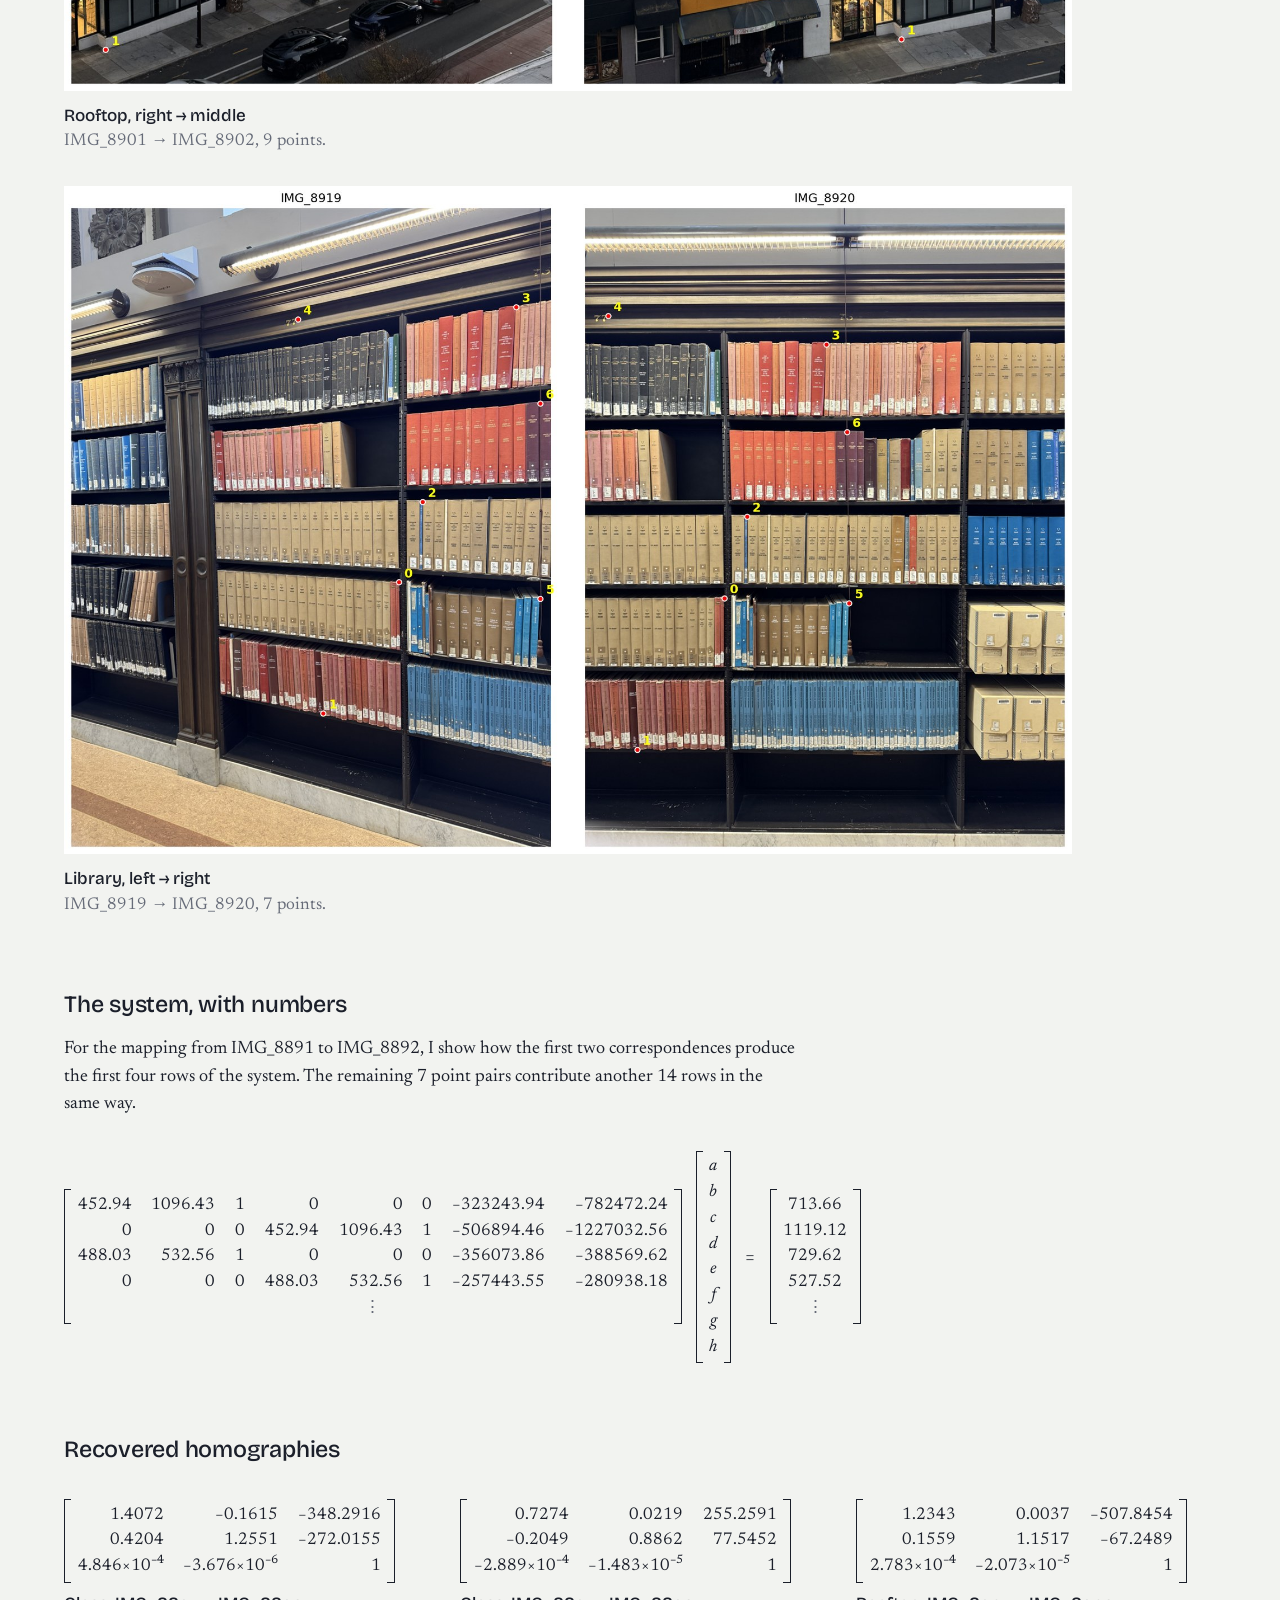
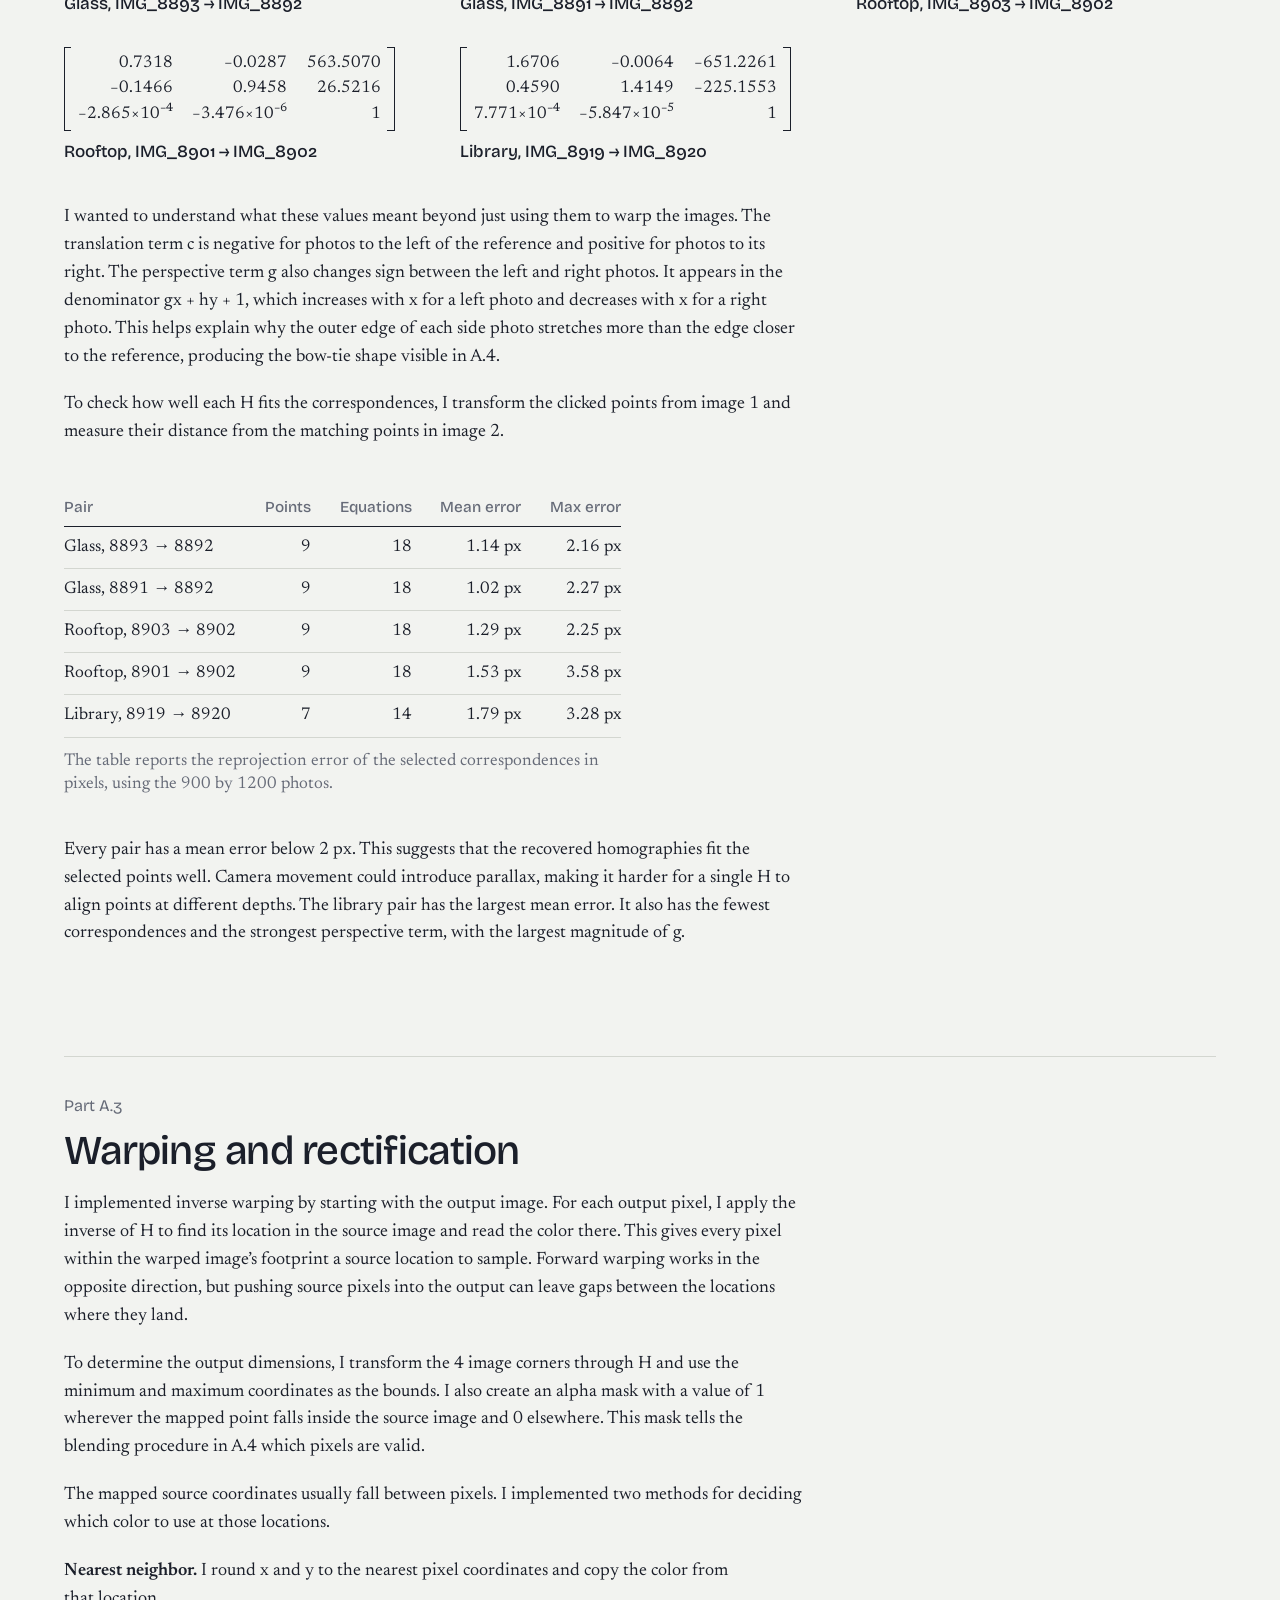
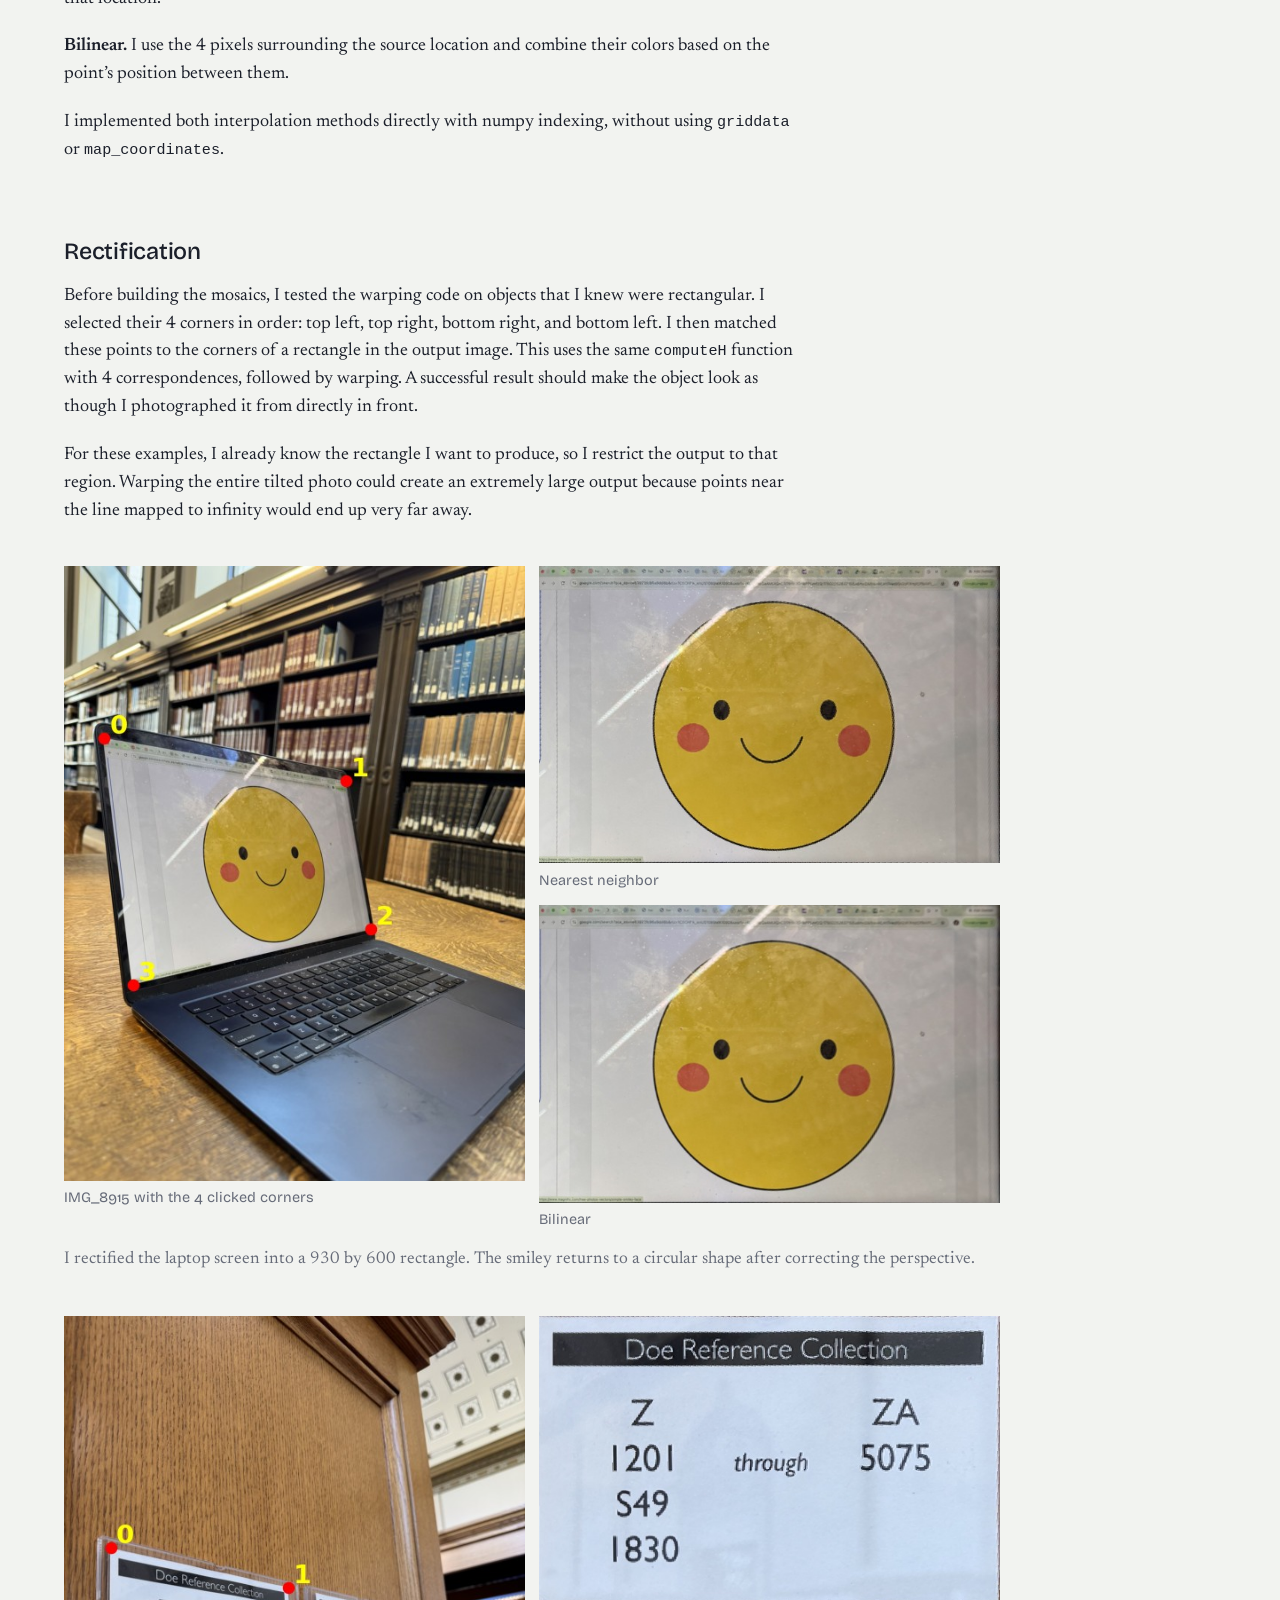
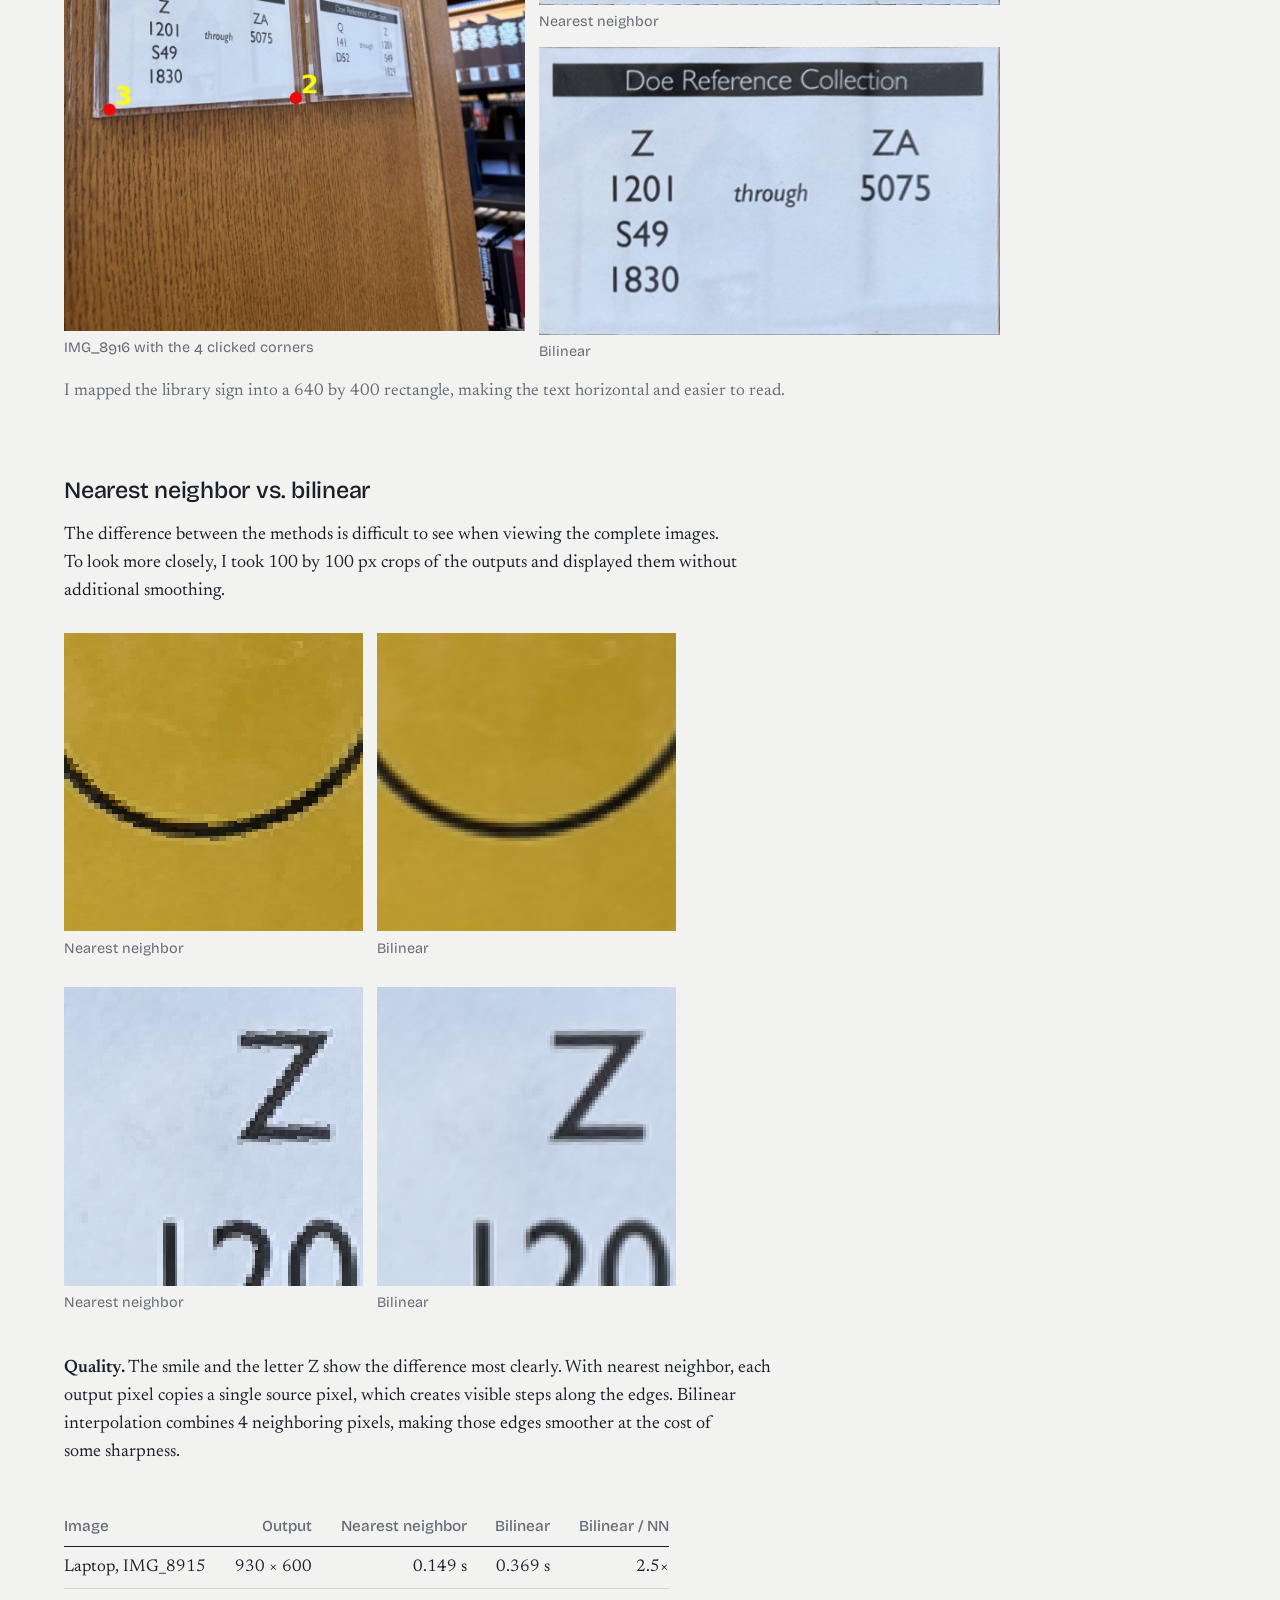
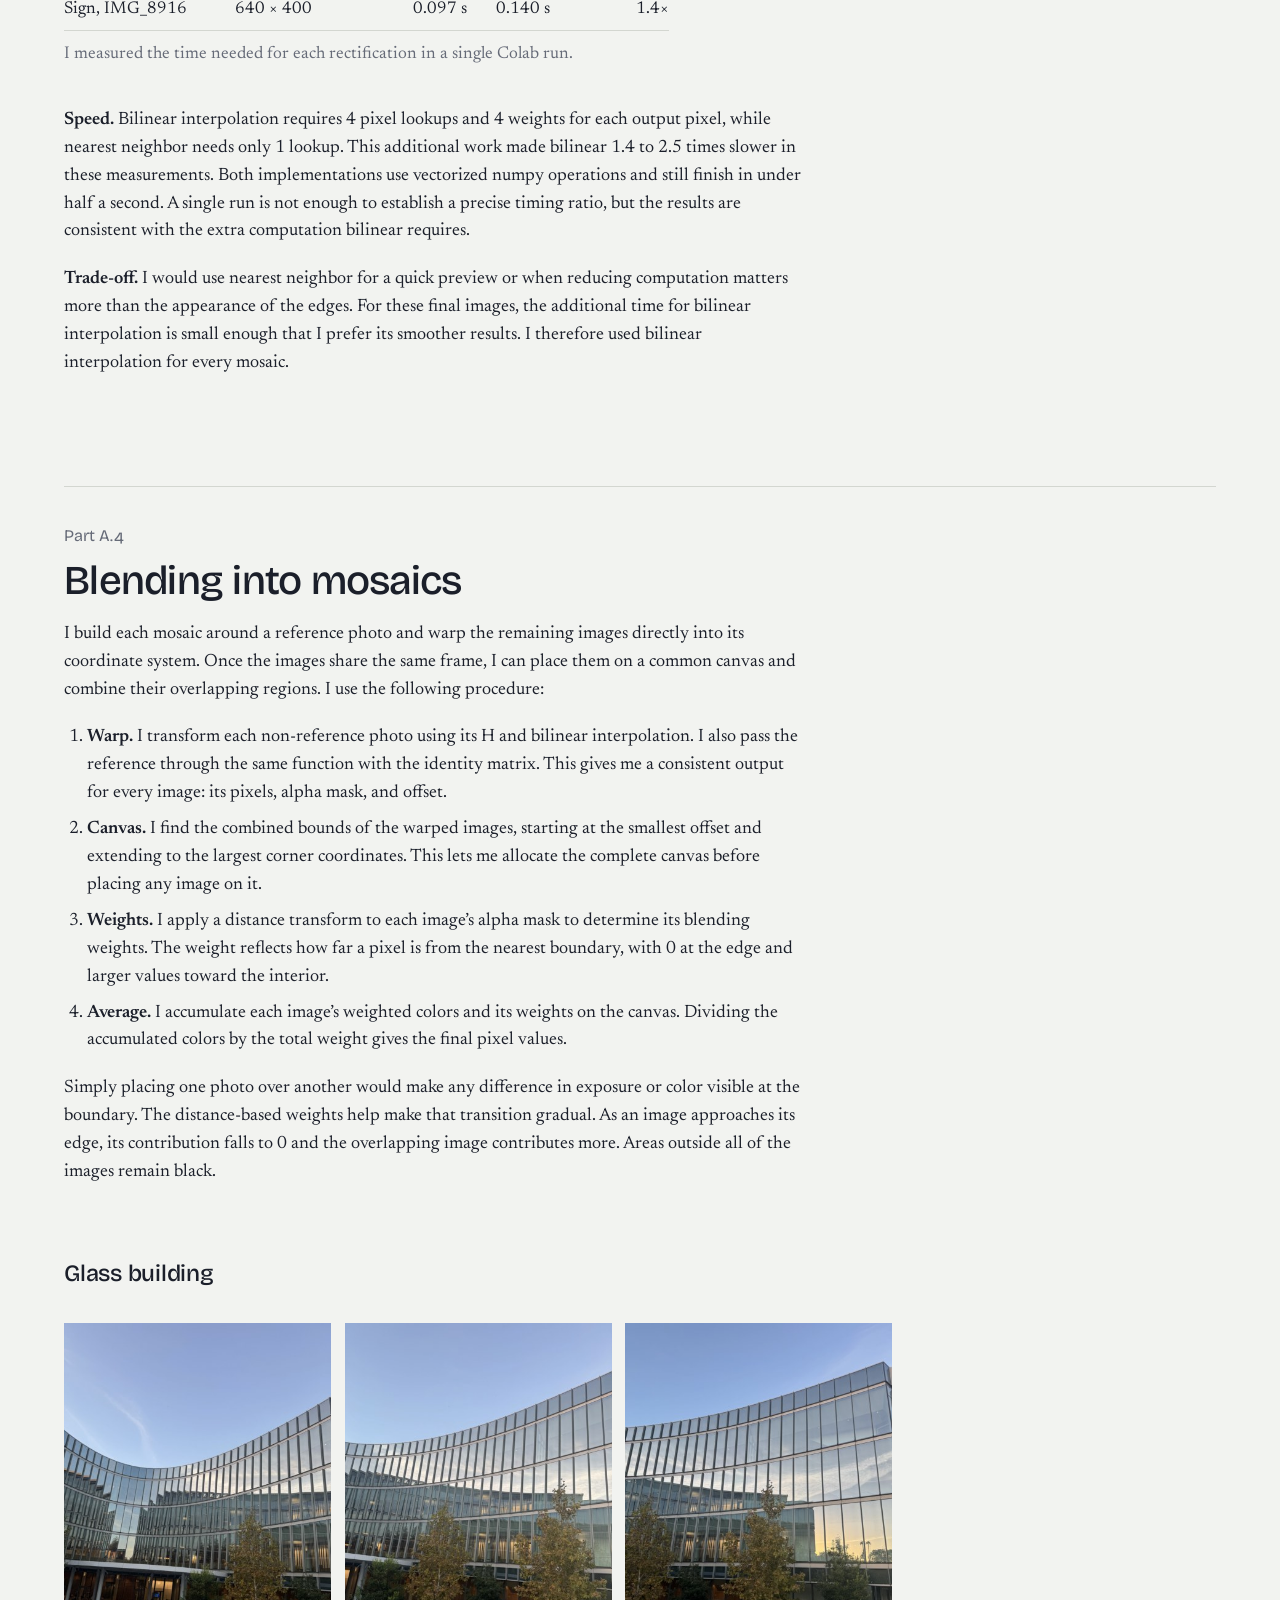
<file: 4a/index.html>
<!doctype html>
<html lang="en">
<head>
<meta charset="utf-8">
<meta name="viewport" content="width=device-width, initial-scale=1">
<title>Project 4A: Image Warping and Mosaicing — CS 180</title>
<meta name="description" content="Recovering homographies from clicked points, inverse warping with nearest neighbor and bilinear interpolation, rectification, and three feathered mosaics.">
<link rel="preconnect" href="https://fonts.googleapis.com">
<link rel="preconnect" href="https://fonts.gstatic.com" crossorigin>
<link href="https://fonts.googleapis.com/css2?family=Bricolage+Grotesque:opsz,wght@12..96,400;12..96,500;12..96,600&family=Newsreader:ital,opsz,wght@0,6..72,400;0,6..72,500;0,6..72,600;1,6..72,400&display=swap" rel="stylesheet">
<link rel="stylesheet" href="../style.css">
</head>
<body class="p2 p3 p4">
<div class="wrap">

<nav class="nav">
  <a href="../index.html">Dennis Vengerov</a>
  <span>Fall 2026</span>
</nav>

<header class="masthead">
  <p class="kicker">Project 4 · Part A</p>
  <h1>Image Warping and Mosaicing</h1>
  <p class="deck">Homographies from clicked points, warping from scratch, and three stitched mosaics</p>
</header>

<nav class="toc" aria-label="Contents">
  <ol>
    <li><a href="#overview"><span class="n">0</span>Overview</a></li>
    <li><a href="#a1"><span class="n">A.1</span>Shooting the pictures</a></li>
    <li><a href="#a2"><span class="n">A.2</span>Recovering homographies</a></li>
    <li><a href="#a3"><span class="n">A.3</span>Warping and rectification</a></li>
    <li><a href="#a4"><span class="n">A.4</span>Blending into mosaics</a></li>
    <li><a href="#learned"><span class="n">→</span>What I learned</a></li>
  </ol>
</nav>

<section class="part" id="overview">
  <h2>Overview</h2>
  <div class="text">
    <p>In this project, I wanted to understand how photos taken from the same position can be combined into a wider image. I started by clicking corresponding points, used them to recover a homography H, and then warped and blended the images together. I implemented these steps myself because I wanted to understand what actually happens to the pixels throughout the process. I did not use homography or warping functions from cv2 or skimage. For the supporting computations, I used numpy for linear algebra (<code>lstsq</code>, <code>inv</code>) and scipy for the distance transform that determines the blending weights.</p>
    <p>I resized every photo to 1200 px on its longer side, giving images of size 900 by 1200. All pixel measurements on this page refer to these resized images.</p>
  </div>
</section>

<!-- ============================ A.1 ============================ -->
<section class="part" id="a1">
  <p class="part-label">Part A.1</p>
  <h2>Shooting the pictures</h2>
  <div class="text">
    <p>I took three sets of photos for the mosaics and two additional photos for rectification in A.3. I wanted the images in each set to be related by a projective transform. For scenes with objects at different depths, this means rotating the camera while keeping its position fixed. I stayed in one place and turned my phone between shots, keeping about half of each image overlapping with the next.</p>
    <p>I arranged each set below from left to right to match its order in the final mosaic. For the sets with a middle photo, I used that image as the reference. For the library pair, I used the right photo.</p>
  </div>

  <h3>Glass building</h3>
  <div class="srcs">
    <figure><img src="./media/src_8893.jpg" alt="Left photo: the curved glass building and its covered entrance" width="434" height="577" loading="lazy"><figcaption><b>IMG_8893</b> · left</figcaption></figure>
    <figure><img src="./media/src_8892.jpg" alt="Middle photo: the curved glass facade with two trees" width="434" height="577" loading="lazy"><figcaption><b>IMG_8892</b> · middle, reference</figcaption></figure>
    <figure><img src="./media/src_8891.jpg" alt="Right photo: the facade reflecting the sunset" width="434" height="577" loading="lazy"><figcaption><b>IMG_8891</b> · right</figcaption></figure>
  </div>

  <h3>Rooftop at sunset</h3>
  <div class="srcs">
    <figure><img src="./media/src_8903.jpg" alt="Left photo: a flat roof, a crane and the skyline" width="434" height="577" loading="lazy"><figcaption><b>IMG_8903</b> · left</figcaption></figure>
    <figure><img src="./media/src_8902.jpg" alt="Middle photo: the Walgreens roof and an apartment building" width="434" height="577" loading="lazy"><figcaption><b>IMG_8902</b> · middle, reference</figcaption></figure>
    <figure><img src="./media/src_8901.jpg" alt="Right photo: the apartment building and street against an orange sky" width="434" height="577" loading="lazy"><figcaption><b>IMG_8901</b> · right</figcaption></figure>
  </div>

  <h3>Library shelves</h3>
  <div class="srcs two">
    <figure><img src="./media/src_8919.jpg" alt="Left photo: bookshelves seen at an angle" width="434" height="577" loading="lazy"><figcaption><b>IMG_8919</b> · left, at an angle</figcaption></figure>
    <figure><img src="./media/src_8920.jpg" alt="Right photo: the same bookshelves seen straight on" width="434" height="577" loading="lazy"><figcaption><b>IMG_8920</b> · right, reference</figcaption></figure>
  </div>
</section>

<!-- ============================ A.2 ============================ -->
<section class="part" id="a2">
  <p class="part-label">Part A.2</p>
  <h2>Recovering homographies</h2>
  <div class="text">
    <p>A homography describes how a point (x, y) in one image maps to a corresponding point (x′, y′) in another. I represent this transformation in homogeneous coordinates using a 3 by 3 matrix H. Fixing the bottom right entry to 1 leaves 8 unknown values, a through h, that I need to recover from the correspondences.</p>
  </div>
  <div class="eq-wrap">
    <div class="eq">
      <span class="mat c1"><span><var>w</var><var>x</var>′</span><span><var>w</var><var>y</var>′</span><span><var>w</var></span></span>
      <span class="op">=</span>
      <span class="mat c3"><span><var>a</var></span><span><var>b</var></span><span><var>c</var></span><span><var>d</var></span><span><var>e</var></span><span><var>f</var></span><span><var>g</var></span><span><var>h</var></span><span>1</span></span>
      <span class="mat c1"><span><var>x</var></span><span><var>y</var></span><span>1</span></span>
    </div>
  </div>
  <div class="text">
    <p>The matrix multiplication gives homogeneous coordinates. To recover the actual image coordinates, I divide by w:</p>
    <p class="formula"><var>x</var>′ = (<var>ax</var> + <var>by</var> + <var>c</var>) / (<var>gx</var> + <var>hy</var> + 1),    <var>y</var>′ = (<var>dx</var> + <var>ey</var> + <var>f</var>) / (<var>gx</var> + <var>hy</var> + 1)</p>
    <p>Multiplying both sides by the denominator lets me rearrange each correspondence into two equations that are linear in a through h. I then stack the equations from all n point pairs into the system A h = b:</p>
  </div>
  <div class="eq-wrap">
    <div class="eq">
      <span class="mat c8">
        <span><var>x</var><sub>1</sub></span><span><var>y</var><sub>1</sub></span><span>1</span><span>0</span><span>0</span><span>0</span><span>−<var>x</var><sub>1</sub><var>x</var>′<sub>1</sub></span><span>−<var>y</var><sub>1</sub><var>x</var>′<sub>1</sub></span>
        <span>0</span><span>0</span><span>0</span><span><var>x</var><sub>1</sub></span><span><var>y</var><sub>1</sub></span><span>1</span><span>−<var>x</var><sub>1</sub><var>y</var>′<sub>1</sub></span><span>−<var>y</var><sub>1</sub><var>y</var>′<sub>1</sub></span>
        <span class="vd">⋮</span>
        <span><var>x</var><sub>n</sub></span><span><var>y</var><sub>n</sub></span><span>1</span><span>0</span><span>0</span><span>0</span><span>−<var>x</var><sub>n</sub><var>x</var>′<sub>n</sub></span><span>−<var>y</var><sub>n</sub><var>x</var>′<sub>n</sub></span>
        <span>0</span><span>0</span><span>0</span><span><var>x</var><sub>n</sub></span><span><var>y</var><sub>n</sub></span><span>1</span><span>−<var>x</var><sub>n</sub><var>y</var>′<sub>n</sub></span><span>−<var>y</var><sub>n</sub><var>y</var>′<sub>n</sub></span>
      </span>
      <span class="mat c1"><span><var>a</var></span><span><var>b</var></span><span><var>c</var></span><span><var>d</var></span><span><var>e</var></span><span><var>f</var></span><span><var>g</var></span><span><var>h</var></span></span>
      <span class="op">=</span>
      <span class="mat c1"><span><var>x</var>′<sub>1</sub></span><span><var>y</var>′<sub>1</sub></span><span class="vd">⋮</span><span><var>x</var>′<sub>n</sub></span><span><var>y</var>′<sub>n</sub></span></span>
    </div>
  </div>
  <div class="text">
    <p>The resulting matrix A has dimensions 2n by 8. With 4 suitably placed points, there are just enough equations to solve for the homography. However, my clicks can be a few pixels away from the actual corresponding locations, so relying on only 4 points makes the result sensitive to those errors. I used 9 points per image pair, with 7 for the library. The larger sets give 18 equations for 8 unknowns, which I solve using least squares with <code>np.linalg.lstsq</code>.</p>
  </div>
  <div class="codes">
    <figure>
      <pre class="code"><code><span class="k">def</span> <span class="f">buildeqsystem</span>(p1, p2):
    leftside, rightside = [], []
    <span class="c"># I zip the two images, and use the required equation system:</span>
    <span class="c"># xp * (gx + hy + 1) = ax + by + c</span>
    <span class="c"># yp * (gx + hy + 1) = dx + ey + f</span>
    <span class="c"># rearrange and make the matrix:</span>
    <span class="c"># h = [abcdefgh] (constants matrix)</span>
    <span class="c"># and the other matrix is [x, y, 1, 0, 0, 0, -x*xp, -y*xp] for first eq vars</span>
    <span class="c"># the other matrix is [[0, 0, 0, x, y, 1, -x*xp, -y*xp]]</span>
    <span class="c"># So each point we just loop and constribute to the each eq twice, return</span>
    for (x, y), (xp, yp) in zip(p1, p2):
        leftside.append([x, y, 1, 0, 0, 0, -x * xp, -y * xp]); rightside.append(xp)
        leftside.append([0, 0, 0, x, y, 1, -x * yp, -y * yp]); rightside.append(yp)
    return np.array(leftside), np.array(rightside)</code></pre>
      <figcaption class="cap"><p class="cap-note">Each corresponding point pair contributes two rows to A and two values to b.</p></figcaption>
    </figure>
    <figure>
      <pre class="code"><code><span class="k">def</span> <span class="f">computeH</span>(im1_pts, im2_pts):
    A, b = buildeqsystem(im1_pts, im2_pts)
    <span class="c"># the eq is AtA = Atb</span>
    <span class="c"># sol is (AtA)^-1 At b</span>
    <span class="c">#h = np.linalg.solve(A.T @ A, A.T @ b)</span>
    h = np.linalg.lstsq(A, b, rcond=None)[0]
    return np.append(h, 1).reshape(3, 3)

<span class="k">def</span> <span class="f">apply_H</span>(H, pts):
    n = len(pts)
    ones = np.ones((n, 1))
    <span class="c"># each row is x, y 1</span>
    pts_h = np.hstack([pts, ones])
    mapped = pts_h @ H.T
    <span class="c"># get the scale</span>
    w = mapped[:, 2:3]
    <span class="c"># divide x y by the scale</span>
    return mapped[:, :2] / w</code></pre>
      <figcaption class="cap"><p class="cap-note">I solve for h using least squares and append the fixed 1 to construct H. The <code>apply_H</code> function then transforms the points and divides their coordinates by w.</p></figcaption>
    </figure>
  </div>

  <h3>Correspondences</h3>
  <div class="text">
    <p>I selected the correspondences on the original photos and scaled their coordinates to match the 1200 px versions. Points with the same number identify the same location in the scene. I treat the reference as image 2, so each H maps the other photo into its coordinate system. This is the middle photo for the building and rooftop sets, and the right photo for the library.</p>
  </div>
  <div class="stack m">
    <figure><img src="./media/pts_8893_8892.jpg" alt="Nine numbered points on IMG_8893 and the same points on IMG_8892" width="1800" height="1197" loading="lazy"><figcaption class="cap"><p class="cap-title">Glass building, left → middle</p><p class="cap-note">IMG_8893 → IMG_8892, 9 points.</p></figcaption></figure>
    <figure><img src="./media/pts_8891_8892.jpg" alt="Nine numbered points on IMG_8891 and the same points on IMG_8892" width="1800" height="1192" loading="lazy"><figcaption class="cap"><p class="cap-title">Glass building, right → middle</p><p class="cap-note">IMG_8891 → IMG_8892, 9 points.</p></figcaption></figure>
    <figure><img src="./media/pts_8903_8902.jpg" alt="Nine numbered points on IMG_8903 and the same points on IMG_8902" width="1800" height="1194" loading="lazy"><figcaption class="cap"><p class="cap-title">Rooftop, left → middle</p><p class="cap-note">IMG_8903 → IMG_8902, 9 points.</p></figcaption></figure>
    <figure><img src="./media/pts_8901_8902.jpg" alt="Nine numbered points on IMG_8901 and the same points on IMG_8902" width="1800" height="1197" loading="lazy"><figcaption class="cap"><p class="cap-title">Rooftop, right → middle</p><p class="cap-note">IMG_8901 → IMG_8902, 9 points.</p></figcaption></figure>
    <figure><img src="./media/pts_8919_8920.jpg" alt="Seven numbered points on IMG_8919 and the same points on IMG_8920" width="1800" height="1194" loading="lazy"><figcaption class="cap"><p class="cap-title">Library, left → right</p><p class="cap-note">IMG_8919 → IMG_8920, 7 points.</p></figcaption></figure>
  </div>

  <h3>The system, with numbers</h3>
  <div class="text">
    <p>For the mapping from IMG_8891 to IMG_8892, I show how the first two correspondences produce the first four rows of the system. The remaining 7 point pairs contribute another 14 rows in the same way.</p>
  </div>
  <div class="eq-wrap">
    <div class="eq">
      <span class="mat c8">
        <span>452.94</span><span>1096.43</span><span>1</span><span>0</span><span>0</span><span>0</span><span>−323243.94</span><span>−782472.24</span>
        <span>0</span><span>0</span><span>0</span><span>452.94</span><span>1096.43</span><span>1</span><span>−506894.46</span><span>−1227032.56</span>
        <span>488.03</span><span>532.56</span><span>1</span><span>0</span><span>0</span><span>0</span><span>−356073.86</span><span>−388569.62</span>
        <span>0</span><span>0</span><span>0</span><span>488.03</span><span>532.56</span><span>1</span><span>−257443.55</span><span>−280938.18</span>
        <span class="vd">⋮</span>
      </span>
      <span class="mat c1"><span><var>a</var></span><span><var>b</var></span><span><var>c</var></span><span><var>d</var></span><span><var>e</var></span><span><var>f</var></span><span><var>g</var></span><span><var>h</var></span></span>
      <span class="op">=</span>
      <span class="mat c1"><span>713.66</span><span>1119.12</span><span>729.62</span><span>527.52</span><span class="vd">⋮</span></span>
    </div>
  </div>

  <h3>Recovered homographies</h3>
  <div class="hgrid">
    <figure>
      <span class="mat c3"><span>1.4072</span><span>−0.1615</span><span>−348.2916</span><span>0.4204</span><span>1.2551</span><span>−272.0155</span><span>4.846×10<sup>−4</sup></span><span>−3.676×10<sup>−6</sup></span><span>1</span></span>
      <figcaption class="cap"><p class="cap-title">Glass, IMG_8893 → IMG_8892</p></figcaption>
    </figure>
    <figure>
      <span class="mat c3"><span>0.7274</span><span>0.0219</span><span>255.2591</span><span>−0.2049</span><span>0.8862</span><span>77.5452</span><span>−2.889×10<sup>−4</sup></span><span>−1.483×10<sup>−5</sup></span><span>1</span></span>
      <figcaption class="cap"><p class="cap-title">Glass, IMG_8891 → IMG_8892</p></figcaption>
    </figure>
    <figure>
      <span class="mat c3"><span>1.2343</span><span>0.0037</span><span>−507.8454</span><span>0.1559</span><span>1.1517</span><span>−67.2489</span><span>2.783×10<sup>−4</sup></span><span>−2.073×10<sup>−5</sup></span><span>1</span></span>
      <figcaption class="cap"><p class="cap-title">Rooftop, IMG_8903 → IMG_8902</p></figcaption>
    </figure>
    <figure>
      <span class="mat c3"><span>0.7318</span><span>−0.0287</span><span>563.5070</span><span>−0.1466</span><span>0.9458</span><span>26.5216</span><span>−2.865×10<sup>−4</sup></span><span>−3.476×10<sup>−6</sup></span><span>1</span></span>
      <figcaption class="cap"><p class="cap-title">Rooftop, IMG_8901 → IMG_8902</p></figcaption>
    </figure>
    <figure>
      <span class="mat c3"><span>1.6706</span><span>−0.0064</span><span>−651.2261</span><span>0.4590</span><span>1.4149</span><span>−225.1553</span><span>7.771×10<sup>−4</sup></span><span>−5.847×10<sup>−5</sup></span><span>1</span></span>
      <figcaption class="cap"><p class="cap-title">Library, IMG_8919 → IMG_8920</p></figcaption>
    </figure>
  </div>
  <div class="text">
    <p>I wanted to understand what these values meant beyond just using them to warp the images. The translation term c is negative for photos to the left of the reference and positive for photos to its right. The perspective term g also changes sign between the left and right photos. It appears in the denominator gx + hy + 1, which increases with x for a left photo and decreases with x for a right photo. This helps explain why the outer edge of each side photo stretches more than the edge closer to the reference, producing the bow-tie shape visible in A.4.</p>
    <p>To check how well each H fits the correspondences, I transform the clicked points from image 1 and measure their distance from the matching points in image 2.</p>
  </div>
  <div class="table-wrap">
    <table class="data">
      <caption>The table reports the reprojection error of the selected correspondences in pixels, using the 900 by 1200 photos.</caption>
      <thead>
        <tr><th>Pair</th><th class="num">Points</th><th class="num">Equations</th><th class="num">Mean error</th><th class="num">Max error</th></tr>
      </thead>
      <tbody>
        <tr><td>Glass, 8893 → 8892</td><td class="num">9</td><td class="num">18</td><td class="num">1.14 px</td><td class="num">2.16 px</td></tr>
        <tr><td>Glass, 8891 → 8892</td><td class="num">9</td><td class="num">18</td><td class="num">1.02 px</td><td class="num">2.27 px</td></tr>
        <tr><td>Rooftop, 8903 → 8902</td><td class="num">9</td><td class="num">18</td><td class="num">1.29 px</td><td class="num">2.25 px</td></tr>
        <tr><td>Rooftop, 8901 → 8902</td><td class="num">9</td><td class="num">18</td><td class="num">1.53 px</td><td class="num">3.58 px</td></tr>
        <tr><td>Library, 8919 → 8920</td><td class="num">7</td><td class="num">14</td><td class="num">1.79 px</td><td class="num">3.28 px</td></tr>
      </tbody>
    </table>
  </div>
  <div class="text">
    <p>Every pair has a mean error below 2 px. This suggests that the recovered homographies fit the selected points well. Camera movement could introduce parallax, making it harder for a single H to align points at different depths. The library pair has the largest mean error. It also has the fewest correspondences and the strongest perspective term, with the largest magnitude of g.</p>
  </div>
</section>

<!-- ============================ A.3 ============================ -->
<section class="part" id="a3">
  <p class="part-label">Part A.3</p>
  <h2>Warping and rectification</h2>
  <div class="text">
    <p>I implemented inverse warping by starting with the output image. For each output pixel, I apply the inverse of H to find its location in the source image and read the color there. This gives every pixel within the warped image’s footprint a source location to sample. Forward warping works in the opposite direction, but pushing source pixels into the output can leave gaps between the locations where they land.</p>
    <p>To determine the output dimensions, I transform the 4 image corners through H and use the minimum and maximum coordinates as the bounds. I also create an alpha mask with a value of 1 wherever the mapped point falls inside the source image and 0 elsewhere. This mask tells the blending procedure in A.4 which pixels are valid.</p>
    <p>The mapped source coordinates usually fall between pixels. I implemented two methods for deciding which color to use at those locations.</p>
    <p><strong>Nearest neighbor.</strong> I round x and y to the nearest pixel coordinates and copy the color from that location.</p>
    <p><strong>Bilinear.</strong> I use the 4 pixels surrounding the source location and combine their colors based on the point’s position between them.</p>
    <p>I implemented both interpolation methods directly with numpy indexing, without using <code>griddata</code> or <code>map_coordinates</code>.</p>
  </div>

  <h3>Rectification</h3>
  <div class="text">
    <p>Before building the mosaics, I tested the warping code on objects that I knew were rectangular. I selected their 4 corners in order: top left, top right, bottom right, and bottom left. I then matched these points to the corners of a rectangle in the output image. This uses the same <code>computeH</code> function with 4 correspondences, followed by warping. A successful result should make the object look as though I photographed it from directly in front.</p>
    <p>For these examples, I already know the rectangle I want to produce, so I restrict the output to that region. Warping the entire tilted photo could create an extremely large output because points near the line mapped to infinity would end up very far away.</p>
  </div>
  <figure class="rect">
    <figure><img src="./media/rect_8915_orig.jpg" alt="Laptop on a library table showing a smiley, with its four screen corners marked 0 to 3" width="520" height="693" loading="lazy"><figcaption>IMG_8915 with the 4 clicked corners</figcaption></figure>
    <div class="side">
      <figure><img src="./media/rect_8915_nn.jpg" alt="The laptop screen rectified with nearest neighbor" width="616" height="397" loading="lazy"><figcaption>Nearest neighbor</figcaption></figure>
      <figure><img src="./media/rect_8915_bl.jpg" alt="The laptop screen rectified with bilinear interpolation" width="616" height="397" loading="lazy"><figcaption>Bilinear</figcaption></figure>
    </div>
    <figcaption class="cap"><p class="cap-note">I rectified the laptop screen into a 930 by 600 rectangle. The smiley returns to a circular shape after correcting the perspective.</p></figcaption>
  </figure>
  <figure class="rect">
    <figure><img src="./media/rect_8916_orig.jpg" alt="Doe Reference Collection sign on a wooden panel, with its four corners marked 0 to 3" width="520" height="693" loading="lazy"><figcaption>IMG_8916 with the 4 clicked corners</figcaption></figure>
    <div class="side">
      <figure><img src="./media/rect_8916_nn.jpg" alt="The sign rectified with nearest neighbor" width="616" height="385" loading="lazy"><figcaption>Nearest neighbor</figcaption></figure>
      <figure><img src="./media/rect_8916_bl.jpg" alt="The sign rectified with bilinear interpolation" width="616" height="385" loading="lazy"><figcaption>Bilinear</figcaption></figure>
    </div>
    <figcaption class="cap"><p class="cap-note">I mapped the library sign into a 640 by 400 rectangle, making the text horizontal and easier to read.</p></figcaption>
  </figure>

  <h3>Nearest neighbor vs. bilinear</h3>
  <div class="text">
    <p>The difference between the methods is difficult to see when viewing the complete images. To look more closely, I took 100 by 100 px crops of the outputs and displayed them without additional smoothing.</p>
  </div>
  <div class="zoom">
    <figure><img src="./media/zoom_8915_nn.png" alt="Close-up of the smile edge with nearest neighbor, jagged steps" width="635" height="634" loading="lazy"><figcaption>Nearest neighbor</figcaption></figure>
    <figure><img src="./media/zoom_8915_bl.png" alt="Close-up of the smile edge with bilinear, smooth curve" width="635" height="634" loading="lazy"><figcaption>Bilinear</figcaption></figure>
  </div>
  <div class="zoom">
    <figure><img src="./media/zoom_8916_nn.png" alt="Close-up of the letter Z with nearest neighbor, jagged edges" width="635" height="634" loading="lazy"><figcaption>Nearest neighbor</figcaption></figure>
    <figure><img src="./media/zoom_8916_bl.png" alt="Close-up of the letter Z with bilinear, smooth edges" width="635" height="634" loading="lazy"><figcaption>Bilinear</figcaption></figure>
  </div>
  <div class="text">
    <p><strong>Quality.</strong> The smile and the letter Z show the difference most clearly. With nearest neighbor, each output pixel copies a single source pixel, which creates visible steps along the edges. Bilinear interpolation combines 4 neighboring pixels, making those edges smoother at the cost of some sharpness.</p>
  </div>
  <div class="table-wrap">
    <table class="data">
      <caption>I measured the time needed for each rectification in a single Colab run.</caption>
      <thead>
        <tr><th>Image</th><th class="num">Output</th><th class="num">Nearest neighbor</th><th class="num">Bilinear</th><th class="num">Bilinear / NN</th></tr>
      </thead>
      <tbody>
        <tr><td>Laptop, IMG_8915</td><td class="num">930 × 600</td><td class="num">0.149 s</td><td class="num">0.369 s</td><td class="num">2.5×</td></tr>
        <tr><td>Sign, IMG_8916</td><td class="num">640 × 400</td><td class="num">0.097 s</td><td class="num">0.140 s</td><td class="num">1.4×</td></tr>
      </tbody>
    </table>
  </div>
  <div class="text">
    <p><strong>Speed.</strong> Bilinear interpolation requires 4 pixel lookups and 4 weights for each output pixel, while nearest neighbor needs only 1 lookup. This additional work made bilinear 1.4 to 2.5 times slower in these measurements. Both implementations use vectorized numpy operations and still finish in under half a second. A single run is not enough to establish a precise timing ratio, but the results are consistent with the extra computation bilinear requires.</p>
    <p><strong>Trade-off.</strong> I would use nearest neighbor for a quick preview or when reducing computation matters more than the appearance of the edges. For these final images, the additional time for bilinear interpolation is small enough that I prefer its smoother results. I therefore used bilinear interpolation for every mosaic.</p>
  </div>
</section>

<!-- ============================ A.4 ============================ -->
<section class="part" id="a4">
  <p class="part-label">Part A.4</p>
  <h2>Blending into mosaics</h2>
  <div class="text">
    <p>I build each mosaic around a reference photo and warp the remaining images directly into its coordinate system. Once the images share the same frame, I can place them on a common canvas and combine their overlapping regions. I use the following procedure:</p>
    <ol class="steps">
      <li><strong>Warp.</strong> I transform each non-reference photo using its H and bilinear interpolation. I also pass the reference through the same function with the identity matrix. This gives me a consistent output for every image: its pixels, alpha mask, and offset.</li>
      <li><strong>Canvas.</strong> I find the combined bounds of the warped images, starting at the smallest offset and extending to the largest corner coordinates. This lets me allocate the complete canvas before placing any image on it.</li>
      <li><strong>Weights.</strong> I apply a distance transform to each image’s alpha mask to determine its blending weights. The weight reflects how far a pixel is from the nearest boundary, with 0 at the edge and larger values toward the interior.</li>
      <li><strong>Average.</strong> I accumulate each image’s weighted colors and its weights on the canvas. Dividing the accumulated colors by the total weight gives the final pixel values.</li>
    </ol>
    <p>Simply placing one photo over another would make any difference in exposure or color visible at the boundary. The distance-based weights help make that transition gradual. As an image approaches its edge, its contribution falls to 0 and the overlapping image contributes more. Areas outside all of the images remain black.</p>
  </div>

  <h3>Glass building</h3>
  <div class="srcs">
    <figure><img src="./media/src_8893.jpg" alt="Source IMG_8893" width="434" height="577" loading="lazy"><figcaption><b>IMG_8893</b> · warped</figcaption></figure>
    <figure><img src="./media/src_8892.jpg" alt="Source IMG_8892" width="434" height="577" loading="lazy"><figcaption><b>IMG_8892</b> · reference</figcaption></figure>
    <figure><img src="./media/src_8891.jpg" alt="Source IMG_8891" width="434" height="577" loading="lazy"><figcaption><b>IMG_8891</b> · warped</figcaption></figure>
  </div>
  <figure class="mosaic sq"><img src="./media/mosaic_glass.jpg" alt="Mosaic of the curved glass building from three photos" width="1841" height="1598" loading="lazy"><figcaption class="cap"><p class="cap-note">The final mosaic is 1841 by 1598. I used the curved facade to check the alignment because its shape should continue across both image boundaries. The sunset reflection on the right comes entirely from IMG_8891 and blends into the rest of the building without an obvious seam.</p></figcaption></figure>

  <h3>Rooftop at sunset</h3>
  <div class="srcs">
    <figure><img src="./media/src_8903.jpg" alt="Source IMG_8903" width="434" height="577" loading="lazy"><figcaption><b>IMG_8903</b> · warped</figcaption></figure>
    <figure><img src="./media/src_8902.jpg" alt="Source IMG_8902" width="434" height="577" loading="lazy"><figcaption><b>IMG_8902</b> · reference</figcaption></figure>
    <figure><img src="./media/src_8901.jpg" alt="Source IMG_8901" width="434" height="577" loading="lazy"><figcaption><b>IMG_8901</b> · warped</figcaption></figure>
  </div>
  <figure class="mosaic"><img src="./media/mosaic_roof.jpg" alt="Mosaic of the rooftop view at sunset from three photos" width="2164" height="1537" loading="lazy"><figcaption class="cap"><p class="cap-note">The final mosaic is 2164 by 1537. Since the right photo faces the sunset, the sky is noticeably more orange in that image. Blending turns this color difference into a gradual transition, while the roof edges, street, and tall building remain aligned across the overlaps.</p></figcaption></figure>

  <h3>Library shelves</h3>
  <div class="srcs two">
    <figure><img src="./media/src_8919.jpg" alt="Source IMG_8919" width="434" height="577" loading="lazy"><figcaption><b>IMG_8919</b> · warped</figcaption></figure>
    <figure><img src="./media/src_8920.jpg" alt="Source IMG_8920" width="434" height="577" loading="lazy"><figcaption><b>IMG_8920</b> · reference</figcaption></figure>
  </div>
  <figure class="mosaic tall"><img src="./media/mosaic_indoor.jpg" alt="Mosaic of library bookshelves from two photos" width="1609" height="1810" loading="lazy"><figcaption class="cap"><p class="cap-note">The final mosaic is 1609 by 1810 and combines two photos. IMG_8919 was taken at an angle, so rectifying its perspective stretches it into the long wedge visible on the left. The shelves and rows of books continue across the boundary without losing their alignment.</p></figcaption></figure>
</section>

<section class="coda" id="learned">
  <p class="part-label">The most important thing I learned</p>
  <p>As someone who is highly mathematical, I mostly focused on the Homography math. I learned about mapping points to different coordinate systems with matrixes. It is cool how we can represent a rotation and projection with our h matrix. Thus if we have x,y points, each one gives two equations added to the matrix eq. We get a linear system that we can solve analytically for the matrix, in my opinion that is really cool. I wonder if our brains learned some h matrix to align the images we see from each eye separately.</p>
</section>

<footer>
  <p class="foot-nav"><a href="../index.html">All projects</a></p>
  <p>All photos are my own.</p>
</footer>

</div>
</body>
</html>
</file>
<file: style.css>
/* ------------------------------------------------------------
   CS 180 portfolio — shared stylesheet
   Cool paper, ink-blue text, warm photos supply the color.
   Display: Bricolage Grotesque · Body: Newsreader
   ------------------------------------------------------------ */

:root {
  --paper: #f2f3f0;
  --ink: #1b1f2a;
  --muted: #666b78;
  --line: #d3d6d0;
  --frame: #dcdedb;
  --accent: #b5342a;

  --display: "Bricolage Grotesque", "Helvetica Neue", Helvetica, Arial, sans-serif;
  --body: "Newsreader", Georgia, "Times New Roman", serif;

  --text-w: 41rem;
  --wide-w: 72rem;
  --pad: clamp(1.25rem, 5vw, 4rem);
}

* { box-sizing: border-box; }

html {
  background: var(--paper);
  color: var(--ink);
  font-family: var(--body);
  font-size: 112.5%;
  line-height: 1.55;
  -webkit-text-size-adjust: 100%;
  font-variant-numeric: oldstyle-nums;
}

body {
  margin: 0;
  padding: 0 var(--pad) 7rem;
}

.wrap {
  max-width: var(--wide-w);
  margin: 0 auto;
}

/* ---- Links ---- */
a {
  color: inherit;
  text-decoration: underline;
  text-decoration-thickness: 1px;
  text-underline-offset: 0.18em;
  text-decoration-color: var(--accent);
}
a:hover { color: var(--accent); }
a:focus-visible {
  outline: 2px solid var(--accent);
  outline-offset: 3px;
  border-radius: 2px;
}

/* ---- Site nav ---- */
.nav {
  display: flex;
  justify-content: space-between;
  align-items: baseline;
  padding: 1.5rem 0 0;
  font-family: var(--display);
  font-size: 0.85rem;
  color: var(--muted);
}
.nav a { text-decoration: none; }
.nav a:hover { color: var(--accent); }

/* ---- Masthead ---- */
.masthead { margin-top: clamp(4rem, 12vh, 8rem); }

.kicker {
  font-family: var(--display);
  font-size: 0.95rem;
  color: var(--muted);
  margin: 0 0 1rem;
}

h1 {
  font-family: var(--display);
  font-weight: 600;
  font-size: clamp(2.7rem, 8.5vw, 6.4rem);
  line-height: 0.94;
  letter-spacing: -0.028em;
  margin: 0;
  max-width: 11ch;
  text-wrap: balance;
}

.deck {
  font-size: clamp(1.15rem, 2vw, 1.4rem);
  line-height: 1.35;
  max-width: 32ch;
  margin: 1.75rem 0 0;
  text-wrap: pretty;
}

.byline {
  font-family: var(--display);
  font-size: 0.9rem;
  color: var(--muted);
  margin: 2rem 0 0;
}

/* ---- Text column ---- */
.text {
  max-width: var(--text-w);
}
.text p { margin: 0 0 1.1em; text-wrap: pretty; }
.text p:last-child { margin-bottom: 0; }

/* ---- Parts ---- */
.part {
  margin-top: clamp(5rem, 12vh, 8rem);
  padding-top: 2rem;
  border-top: 1px solid var(--line);
}

.part-label {
  font-family: var(--display);
  font-size: 0.9rem;
  color: var(--muted);
  margin: 0 0 0.6rem;
}

h2 {
  font-family: var(--display);
  font-weight: 500;
  font-size: clamp(1.65rem, 3.2vw, 2.35rem);
  line-height: 1.08;
  letter-spacing: -0.018em;
  margin: 0 0 1rem;
  max-width: 22ch;
  text-wrap: balance;
}

.setup {
  max-width: var(--text-w);
  margin: 0 0 2.25rem;
  color: var(--ink);
}

/* ---- Figures ---- */
figure { margin: 0; }

img {
  display: block;
  width: 100%;
  height: auto;
  background: var(--frame);
}

.pair {
  display: grid;
  grid-template-columns: 1fr 1fr;
  gap: 0.75rem;
  margin: 0 0 2.5rem;
}
.pair img {
  aspect-ratio: 4 / 5;
  object-fit: cover;
}
.cap {
  margin-top: 0.7rem;
  line-height: 1.4;
}
.cap-title {
  font-family: var(--display);
  font-weight: 500;
  font-size: 0.95rem;
  margin: 0;
}
.cap-note {
  font-size: 0.95rem;
  color: var(--muted);
  margin: 0.15rem 0 0;
}

/* Dolly zoom: GIF beside a 3×2 grid of the stills */
.motion {
  display: grid;
  grid-template-columns: 1fr 1.5fr;
  gap: 0.75rem;
  align-items: start;
  margin: 0 0 2.5rem;
}
.motion .gif img { aspect-ratio: 4 / 5; object-fit: cover; }
.strip {
  display: grid;
  grid-template-columns: repeat(3, 1fr);
  gap: 0.75rem;
}
.strip figure img { aspect-ratio: 4 / 5; object-fit: cover; }
.strip figcaption {
  font-family: var(--display);
  font-size: 0.8rem;
  color: var(--muted);
  margin-top: 0.4rem;
}

/* ---- Closing ---- */
.coda {
  margin-top: clamp(5rem, 12vh, 8rem);
  padding-top: 2rem;
  border-top: 1px solid var(--line);
  max-width: var(--text-w);
}
.coda p {
  font-size: clamp(1.15rem, 2vw, 1.4rem);
  line-height: 1.35;
  margin: 0;
  text-wrap: pretty;
}

footer {
  margin-top: 5rem;
  font-family: var(--display);
  font-size: 0.85rem;
  color: var(--muted);
}

/* ---- Landing page ---- */
.projects {
  list-style: none;
  padding: 0;
  margin: 4rem 0 0;
  border-top: 1px solid var(--line);
}
.project {
  border-bottom: 1px solid var(--line);
}
.project a {
  display: grid;
  grid-template-columns: 6.5rem 1fr auto;
  gap: 1.5rem;
  align-items: center;
  padding: 1.25rem 0;
  text-decoration: none;
}
.project img {
  aspect-ratio: 4 / 5;
  object-fit: cover;
}
.project-title {
  font-family: var(--display);
  font-weight: 500;
  font-size: 1.3rem;
  letter-spacing: -0.01em;
  margin: 0;
}
.project-sub {
  color: var(--muted);
  margin: 0.2rem 0 0;
}
.project-num {
  font-family: var(--display);
  font-size: 0.9rem;
  color: var(--muted);
}
.project a:hover .project-title { color: var(--accent); }

/* ---- Responsive ---- */
@media (max-width: 760px) {
  .pair { grid-template-columns: 1fr; gap: 1.5rem; }
  .motion { grid-template-columns: 1fr; gap: 1.5rem; }
  .motion .gif { max-width: 26rem; }
  .strip { grid-template-columns: repeat(3, 1fr); gap: 0.5rem; }
  .project a { grid-template-columns: 4.5rem 1fr; }
  .project-num { display: none; }
}

@media (prefers-reduced-motion: reduce) {
  * { scroll-behavior: auto; }
}

/* ---- Print (the graded PDF) ---- */
@page { margin: 16mm; }

@media print {
  html {
    background: #fff;
    font-size: 10.5pt;
    line-height: 1.45;
  }
  body { padding: 0; }
  .wrap { max-width: none; }
  .nav { display: none; }
  .masthead { margin-top: 0; }
  h1 { font-size: 30pt; }
  h2 { font-size: 17pt; }
  .deck, .coda p { font-size: 12.5pt; }
  .part, .coda { margin-top: 2.2rem; padding-top: 1.2rem; }
  .pair, .motion, .strip figure, .project { break-inside: avoid; }
  .pair, .motion { gap: 0.5rem; margin-bottom: 1.25rem; }
  .pair { grid-template-columns: 1fr 1fr; }
  .motion { grid-template-columns: 1fr 1.5fr; }
  .motion .gif { max-width: none; }
  .strip { grid-template-columns: repeat(3, 1fr); gap: 0.5rem; }
  img { background: none; }
  a { text-decoration: none; color: inherit; }
  footer { margin-top: 2rem; }
}

/* ---- Project 1: result gallery and formula ---- */
.wide { margin: 2.5rem 0 0; }
.wide.hero { margin-top: 3.5rem; }
.chart { max-width: 34rem; margin: 2rem 0 0; }
.medium { max-width: 34rem; margin: 2rem 0; }
.pair.natural { margin: 2.5rem 0 0; }
.pair.natural img { aspect-ratio: auto; object-fit: contain; }
.gallery {
  display: grid;
  grid-template-columns: repeat(3, 1fr);
  gap: 1.25rem 1rem;
  margin: 2rem 0 0;
}
.formula {
  font-size: 1.05rem;
  margin: 0.6rem 0 1.2rem 1.5rem;
}
var { font-style: italic; }
@media (max-width: 760px) {
  .gallery { grid-template-columns: repeat(2, 1fr); gap: 1rem 0.75rem; }
}
@media print {
  .gallery { grid-template-columns: repeat(3, 1fr); }
  .gallery figure { break-inside: avoid; }
}

/* ---- Project 2: contents, code, tables, figure sizes ---- */
.toc {
  margin: 3.5rem 0 0;
  font-family: var(--display);
  font-size: 0.95rem;
}
.toc ol {
  list-style: none;
  margin: 0;
  padding: 1rem 0 0;
  border-top: 1px solid var(--line);
  display: grid;
  grid-template-columns: repeat(auto-fill, minmax(16rem, 1fr));
  gap: 0.4rem 2rem;
}
.toc a { text-decoration: none; }
.toc a:hover { color: var(--accent); }
.toc .n {
  display: inline-block;
  min-width: 2.4rem;
  color: var(--muted);
  font-variant-numeric: lining-nums tabular-nums;
}

.p2 .part h3 {
  font-family: var(--display);
  font-weight: 500;
  font-size: 1.3rem;
  line-height: 1.2;
  letter-spacing: -0.01em;
  margin: 4rem 0 1rem;
}
.p2 figure + .text,
.p2 .codes + .text,
.p2 .table-wrap + .text,
.p2 .tall-pair + .text,
.p2 .hybrids + .text { margin-top: 2.25rem; }
.p2 .text code,
.p2 .cap code,
.p2 .data code {
  font-family: ui-monospace, "SF Mono", SFMono-Regular, Menlo, Consolas, monospace;
  font-size: 0.84em;
}
.p2 .formula { font-variant-numeric: lining-nums; }

/* figure widths */
.fig-m { max-width: 40rem; margin: 2.5rem 0 0; }
.fig-s { max-width: 24rem; margin: 2.5rem 0 0; }
.fig-xs { max-width: 20rem; margin: 2.5rem 0 0; }
.p2 .fig-xs img { image-rendering: pixelated; }

/* code snippets */
.codes {
  display: grid;
  grid-template-columns: 1fr 1fr;
  gap: 0.75rem;
  align-items: start;
  margin: 2.25rem 0 0;
}
.codes figure { min-width: 0; }
.code {
  margin: 0;
  padding: 1rem 1.15rem;
  background: #e6e8e3;
  border: 1px solid var(--line);
  border-radius: 3px;
  overflow-x: auto;
  font-family: ui-monospace, "SF Mono", SFMono-Regular, Menlo, Consolas, monospace;
  font-size: 0.74rem;
  line-height: 1.55;
  font-variant-numeric: lining-nums;
  color: var(--ink);
}
.code .c { color: #6f7480; font-style: italic; }
.code .k { color: var(--accent); }
.code .f { font-weight: 600; }
.codes + .table-wrap { margin-top: 2.25rem; }

/* data tables */
.table-wrap { overflow-x: auto; margin: 2.25rem 0 0; }
.data {
  border-collapse: collapse;
  font-size: 0.95rem;
  font-variant-numeric: lining-nums tabular-nums;
  line-height: 1.35;
}
.data caption {
  caption-side: bottom;
  text-align: left;
  color: var(--muted);
  font-size: 0.95rem;
  padding-top: 0.7rem;
}
.data th, .data td {
  text-align: left;
  vertical-align: top;
  padding: 0.5rem 1.6rem 0.5rem 0;
  border-bottom: 1px solid var(--line);
}
.data thead th {
  font-family: var(--display);
  font-weight: 500;
  font-size: 0.85rem;
  color: var(--muted);
  border-bottom-color: var(--ink);
}
.data .num { text-align: right; }
.data td:last-child, .data th:last-child { padding-right: 0; }

/* Big Ben: tower beside the process figure, heights matched */
.tall-pair {
  display: grid;
  grid-template-columns: 46.1fr 58.6fr;
  gap: 0.75rem;
  align-items: start;
  max-width: 56rem;
  margin: 2.5rem 0 0;
}

/* hybrids at full and quarter size */
.hybrids {
  display: flex;
  flex-wrap: wrap;
  gap: 2rem 3rem;
  margin: 2.25rem 0 0;
}
.hybrids .sizes {
  display: flex;
  align-items: flex-end;
  gap: 1rem;
}
.hybrids img { width: auto; background: none; }
.hybrids .big { height: 25rem; }
.hybrids .tiny { height: 6.25rem; }

@media (max-width: 1100px) {
  .codes { grid-template-columns: 1fr; }
}
@media (max-width: 760px) {
  .tall-pair { grid-template-columns: 1fr; max-width: 26rem; }
  .hybrids .big { height: 18rem; }
  .hybrids .tiny { height: 4.5rem; }
}
@media print {
  .toc { display: none; }
  .p2 .part h3 { margin-top: 1.6rem; font-size: 13pt; }
  .p2 figure, .table-wrap, .tall-pair, .hybrids .sizes { break-inside: avoid; }
  .p2 h2, .p2 h3, .p2 .part-label { break-after: avoid; }
  .p2 .part ~ .part { break-before: page; }
  .codes { grid-template-columns: 1fr; }
  .code { white-space: pre-wrap; font-size: 7.5pt; line-height: 1.4; background: #f1f2ef; }
  .p2 .text p { margin-bottom: 0.7em; }
  .p2 figure + .text, .p2 .codes + .text, .p2 .table-wrap + .text,
  .p2 .tall-pair + .text, .p2 .hybrids + .text { margin-top: 1.1rem; }
  .p2 .wide, .p2 .fig-m, .p2 .fig-s, .p2 .codes, .p2 .table-wrap,
  .p2 .tall-pair, .p2 .hybrids { margin-top: 1.1rem; }
  .p2 .cap { margin-top: 0.35rem; }
  .fig-m { max-width: 30rem; }
  .tall-pair { max-width: 44rem; }
  .hybrids .big { height: 15rem; }
  .hybrids .tiny { height: 3.75rem; }
}

.p2 strong { font-weight: 600; }
.coda .part-label { font-size: 0.9rem; line-height: 1.4; margin: 0 0 0.6rem; }

/* ---- Project 3A: stacked figures, sample grids, anagrams, hybrids ----
   The page also carries the .p2 class to reuse the styles above. */
.stack {
  display: grid;
  gap: 1.75rem;
  margin: 2.5rem 0 0;
}
.stack.s { max-width: 40rem; }
.stack.m { max-width: 56rem; }
.fig-l { max-width: 56rem; margin: 2.5rem 0 0; }

.row-label {
  font-family: var(--display);
  font-weight: 500;
  font-size: 0.95rem;
  margin: 0 0 0.6rem;
}
.samples + .row-label { margin-top: 1.5rem; }
.samples {
  display: grid;
  grid-template-columns: repeat(5, 1fr);
  gap: 0.6rem;
}
.samples figcaption {
  font-family: var(--display);
  font-size: 0.8rem;
  color: var(--muted);
  margin-top: 0.35rem;
}

.p3 .pair.natural { max-width: 46rem; margin: 2.25rem 0 0; }
.p3 .hybrids .big { height: 22rem; }
.p3 .hybrids .tiny { height: 64px; }

.p3 .stack + .text,
.p3 .pair + .text,
.p3 .samples-fig + .text { margin-top: 2.25rem; }

@media (max-width: 760px) {
  .samples { grid-template-columns: repeat(3, 1fr); }
  .p3 .pair.natural { grid-template-columns: 1fr 1fr; gap: 0.75rem; }
  .p3 .hybrids .big { height: 16rem; }
}
@media print {
  .p3 .stack, .p3 .fig-l, .p3 .pair.natural, .p3 .samples-fig { margin-top: 1.1rem; }
  .p3 .stack { gap: 0.9rem; }
  .p3 .stack.s { max-width: 30rem; }
  .p3 .fig-s { max-width: 15rem; }
  .p3 .fig-l { max-width: 40rem; }
  .p3 .pair.natural { max-width: 34rem; }
  .p3 .samples { grid-template-columns: repeat(5, 1fr); gap: 0.4rem; }
  .p3 .samples-fig .row-label { break-after: avoid; }
  .p3 .hybrids .big { height: 14rem; }
  .p3 .stack + .text, .p3 .pair + .text, .p3 .samples-fig + .text { margin-top: 1.1rem; }
}
.p3 .pair.natural.l { max-width: 60rem; }
.p3 .foot-nav { margin: 0 0 0.6rem; }
.toc.wide-n .n { min-width: 3.9rem; }

/* ---- Project 3 hub: one card per part ---- */
.parts {
  display: grid;
  grid-template-columns: 1fr 1fr;
  gap: clamp(1.25rem, 3vw, 2.5rem);
  max-width: 56rem;
  margin: 4rem 0 0;
}
.part-card {
  display: block;
  text-decoration: none;
}
.part-card .frame {
  aspect-ratio: 4 / 5;
  overflow: hidden;
  background: var(--frame);
}
.part-card .frame img {
  height: 100%;
  object-fit: cover;
  transition: transform 0.7s ease;
}
.part-card.flip:hover .frame img,
.part-card.flip:focus-visible .frame img { transform: rotate(180deg); }
.part-card .part-label { margin: 1rem 0 0.2rem; }
.part-card .project-title { font-size: 1.45rem; }
.part-card .project-sub { font-size: 1rem; }
.part-card:hover .project-title { color: var(--accent); }
@media (max-width: 560px) {
  .parts { grid-template-columns: 1fr; max-width: 24rem; }
}
@media (prefers-reduced-motion: reduce) {
  .part-card .frame img { transition: none; }
}
@media print {
  .p3 .pair.natural.l { max-width: none; }
}

/* ---- Project 4A: matrices, source rows, rectification, mosaics ----
   The page also carries .p2 .p3 to reuse the styles above. */
.eq-wrap { overflow-x: auto; margin: 1.75rem 0 0; }
.eq {
  display: flex;
  align-items: center;
  gap: 0.6rem 0.8rem;
  width: max-content;
  font-variant-numeric: lining-nums tabular-nums;
}
.eq .op { font-size: 1.1rem; }
.eq .lab { font-style: italic; }
.mat {
  position: relative;
  display: inline-grid;
  gap: 0.15rem 1.1rem;
  padding: 0.25rem 0.75rem;
  font-size: 0.95rem;
  line-height: 1.35;
  text-align: right;
  white-space: nowrap;
}
.mat::before, .mat::after {
  content: "";
  position: absolute;
  top: 0;
  bottom: 0;
  width: 0.35rem;
  border: 1px solid var(--ink);
}
.mat::before { left: 0; border-right: 0; }
.mat::after { right: 0; border-left: 0; }
.mat.c1 { grid-template-columns: auto; text-align: center; }
.mat.c3 { grid-template-columns: repeat(3, auto); }
.mat.c8 { grid-template-columns: repeat(8, auto); }
.mat .vd { grid-column: 1 / -1; text-align: center; color: var(--muted); }
.mat sup { font-size: 0.7em; line-height: 0; }

.hgrid {
  display: grid;
  grid-template-columns: repeat(auto-fill, minmax(19rem, 1fr));
  gap: 1.75rem 2rem;
  margin: 2rem 0 0;
}
.hgrid .cap { margin-top: 0.5rem; }

.srcs {
  display: grid;
  grid-template-columns: repeat(3, 1fr);
  gap: 0.75rem;
  max-width: 46rem;
  margin: 2rem 0 0;
}
.srcs.two { grid-template-columns: repeat(2, 1fr); max-width: 30.4rem; }
.srcs figcaption, .rect figure figcaption, .zoom figcaption {
  font-family: var(--display);
  font-size: 0.8rem;
  color: var(--muted);
  margin-top: 0.35rem;
}
.srcs figcaption b { font-weight: 500; color: var(--ink); }

.rect {
  display: grid;
  grid-template-columns: 1fr 1fr;
  gap: 0.75rem;
  align-items: start;
  max-width: 52rem;
  margin: 2.25rem 0 0;
}
.rect .side { display: grid; gap: 0.75rem; }

.zoom {
  display: grid;
  grid-template-columns: 1fr 1fr;
  gap: 0.75rem;
  max-width: 34rem;
  margin: 1.5rem 0 0;
}
.zoom img { image-rendering: pixelated; }

.p4 .mosaic { margin: 1.75rem 0 0; }
.p4 .mosaic.sq { max-width: 56rem; }
.p4 .mosaic.tall { max-width: 43rem; }
.p4 .steps { margin: 0 0 1.1em; padding-left: 1.3rem; }
.p4 .steps li { margin: 0 0 0.45em; }

.p4 .eq-wrap + .text,
.p4 .hgrid + .text,
.p4 .rect + .text,
.p4 .zoom + .text,
.p4 .srcs + .text,
.p4 .fig-l + .text { margin-top: 2.25rem; }

@media (max-width: 760px) {
  .rect { grid-template-columns: 1fr; max-width: 26rem; }
  .srcs { gap: 0.5rem; }
}
@media print {
  .eq-wrap, .hgrid, .srcs, .rect, .zoom, .p4 .mosaic, .p4 .fig-l { margin-top: 1.1rem; }
  .eq-wrap { overflow: visible; }
  .mat { font-size: 9pt; }
  .hgrid > figure, .srcs, .rect, .zoom, .p4 .mosaic, .eq { break-inside: avoid; }
  .hgrid { grid-template-columns: repeat(3, 1fr); gap: 1rem 1.25rem; }
  .p4 .fig-l { max-width: 36rem; }
  .p4 .mosaic.sq { max-width: 34rem; }
  .p4 .mosaic.tall { max-width: 27rem; }
  .p4 .mosaic { max-width: 44rem; }
  .srcs { max-width: 30rem; }
  .srcs.two { max-width: 19.8rem; }
  .rect { max-width: 34rem; }
  .zoom { max-width: 24rem; }
  .p4 .eq-wrap + .text, .p4 .hgrid + .text, .p4 .rect + .text, .p4 .zoom + .text,
  .p4 .srcs + .text, .p4 .fig-l + .text { margin-top: 1.1rem; }
}
.rect > .cap { grid-column: 1 / -1; margin-top: 0; }
.rect + .rect { margin-top: 2.5rem; }
@media print {
  .rect + .rect { margin-top: 1.4rem; }
}
@media print {
  .rect { grid-template-columns: 1fr 1fr; }
  .p4 .stack.m { max-width: 32rem; gap: 0.9rem; }
  .srcs { max-width: 25rem; }
  .srcs.two { max-width: 16.5rem; }
}
</file>
